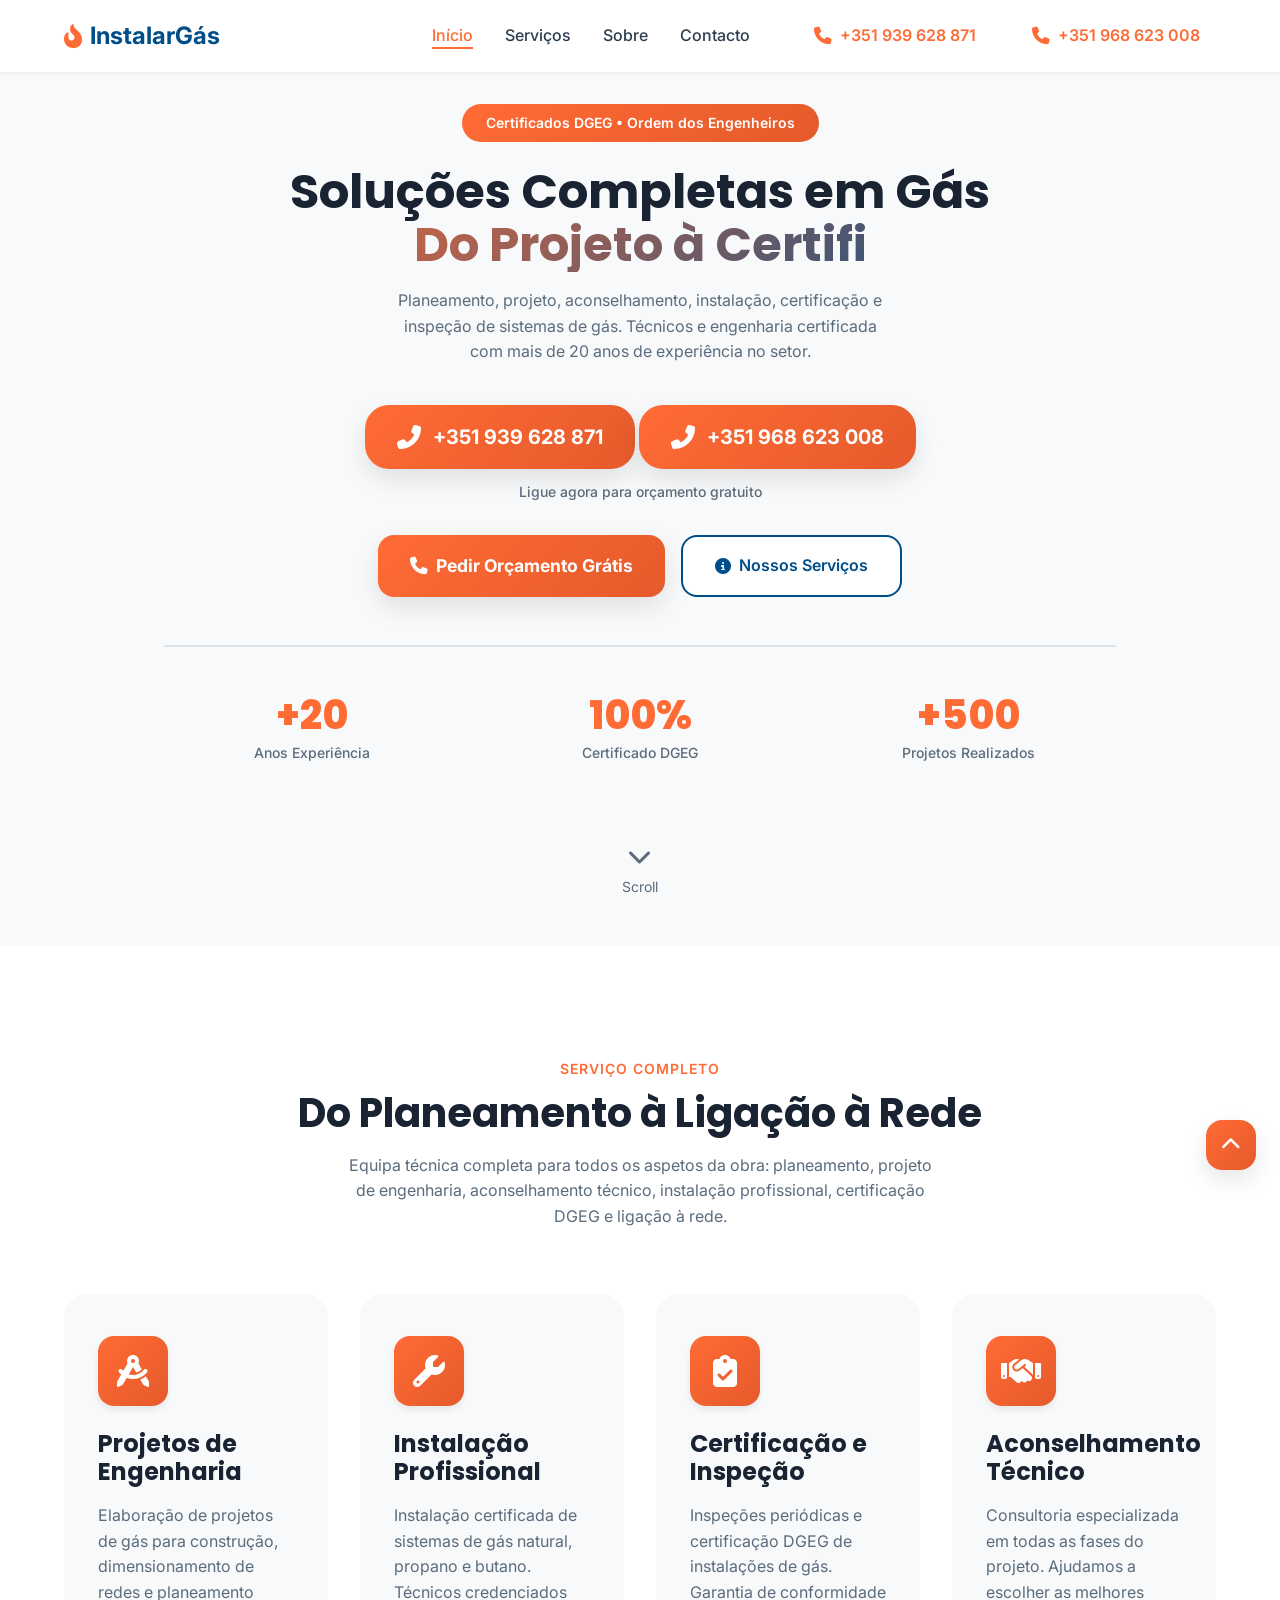
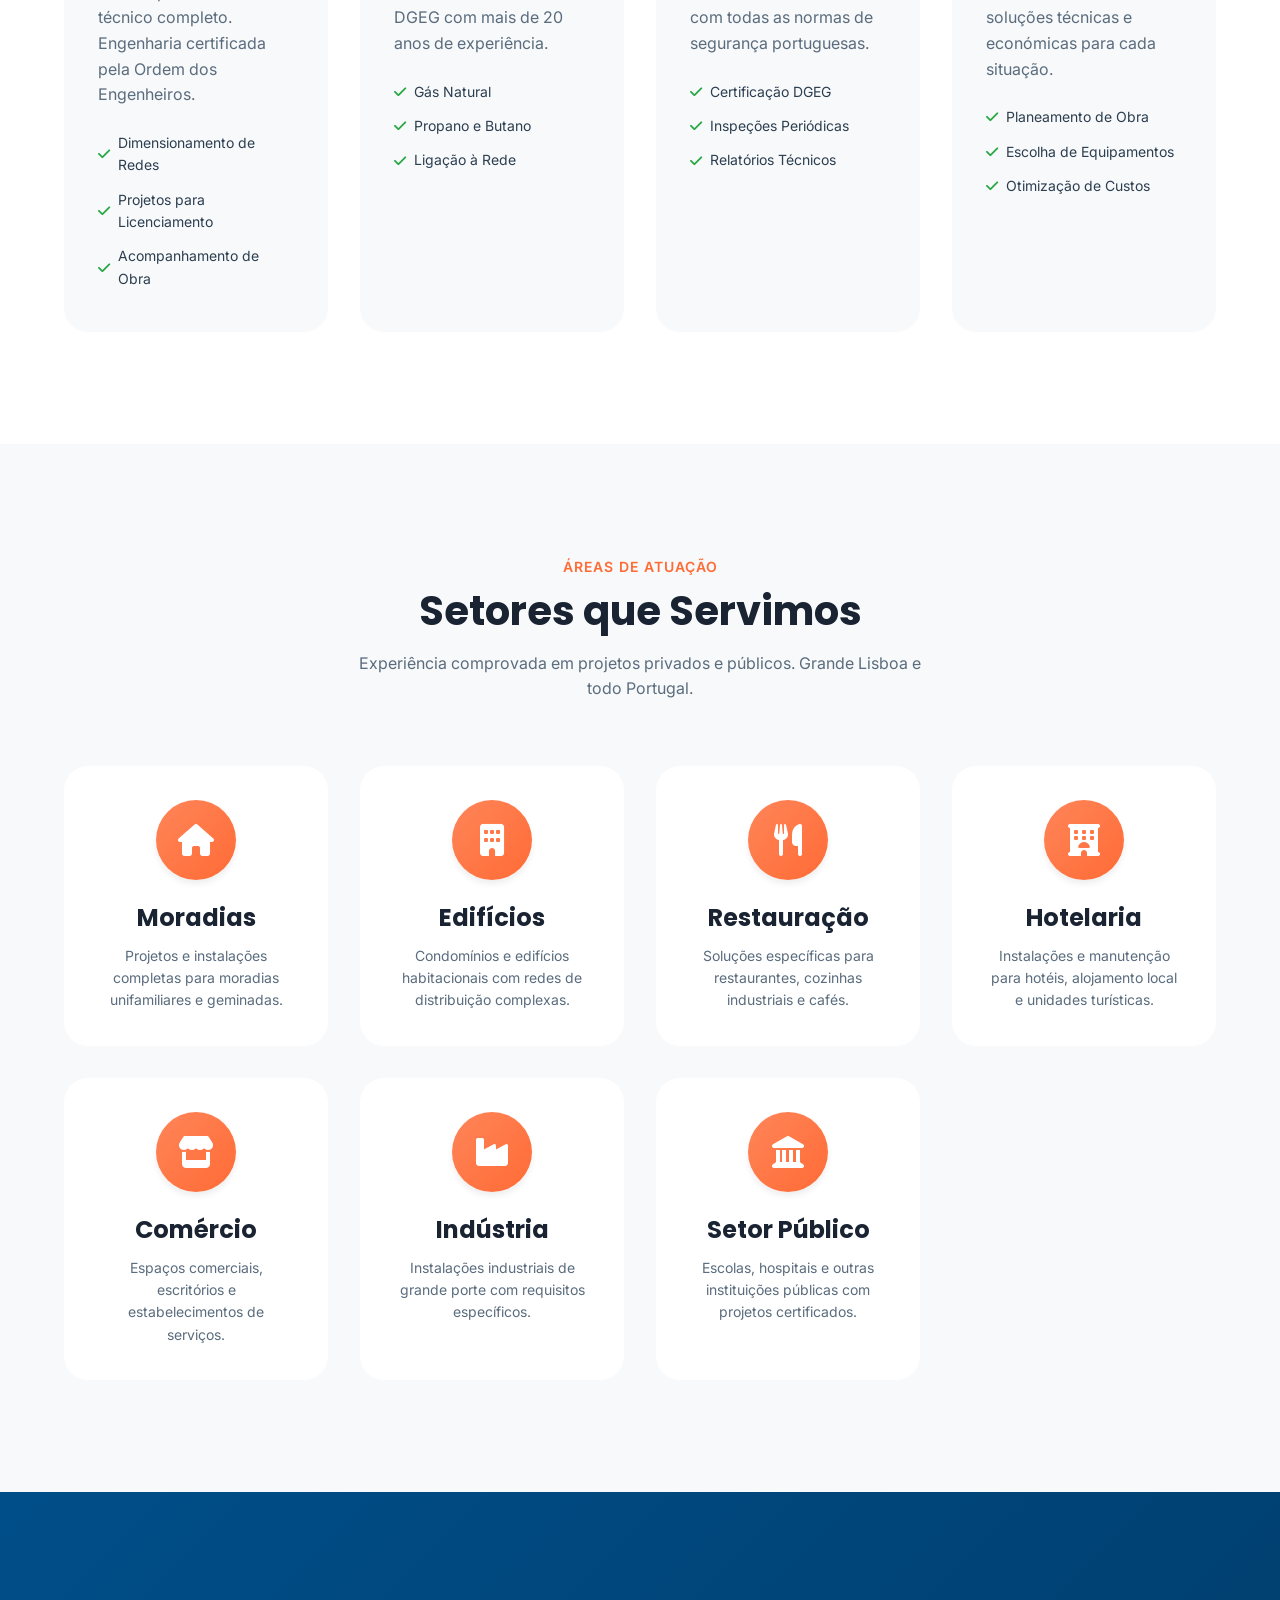
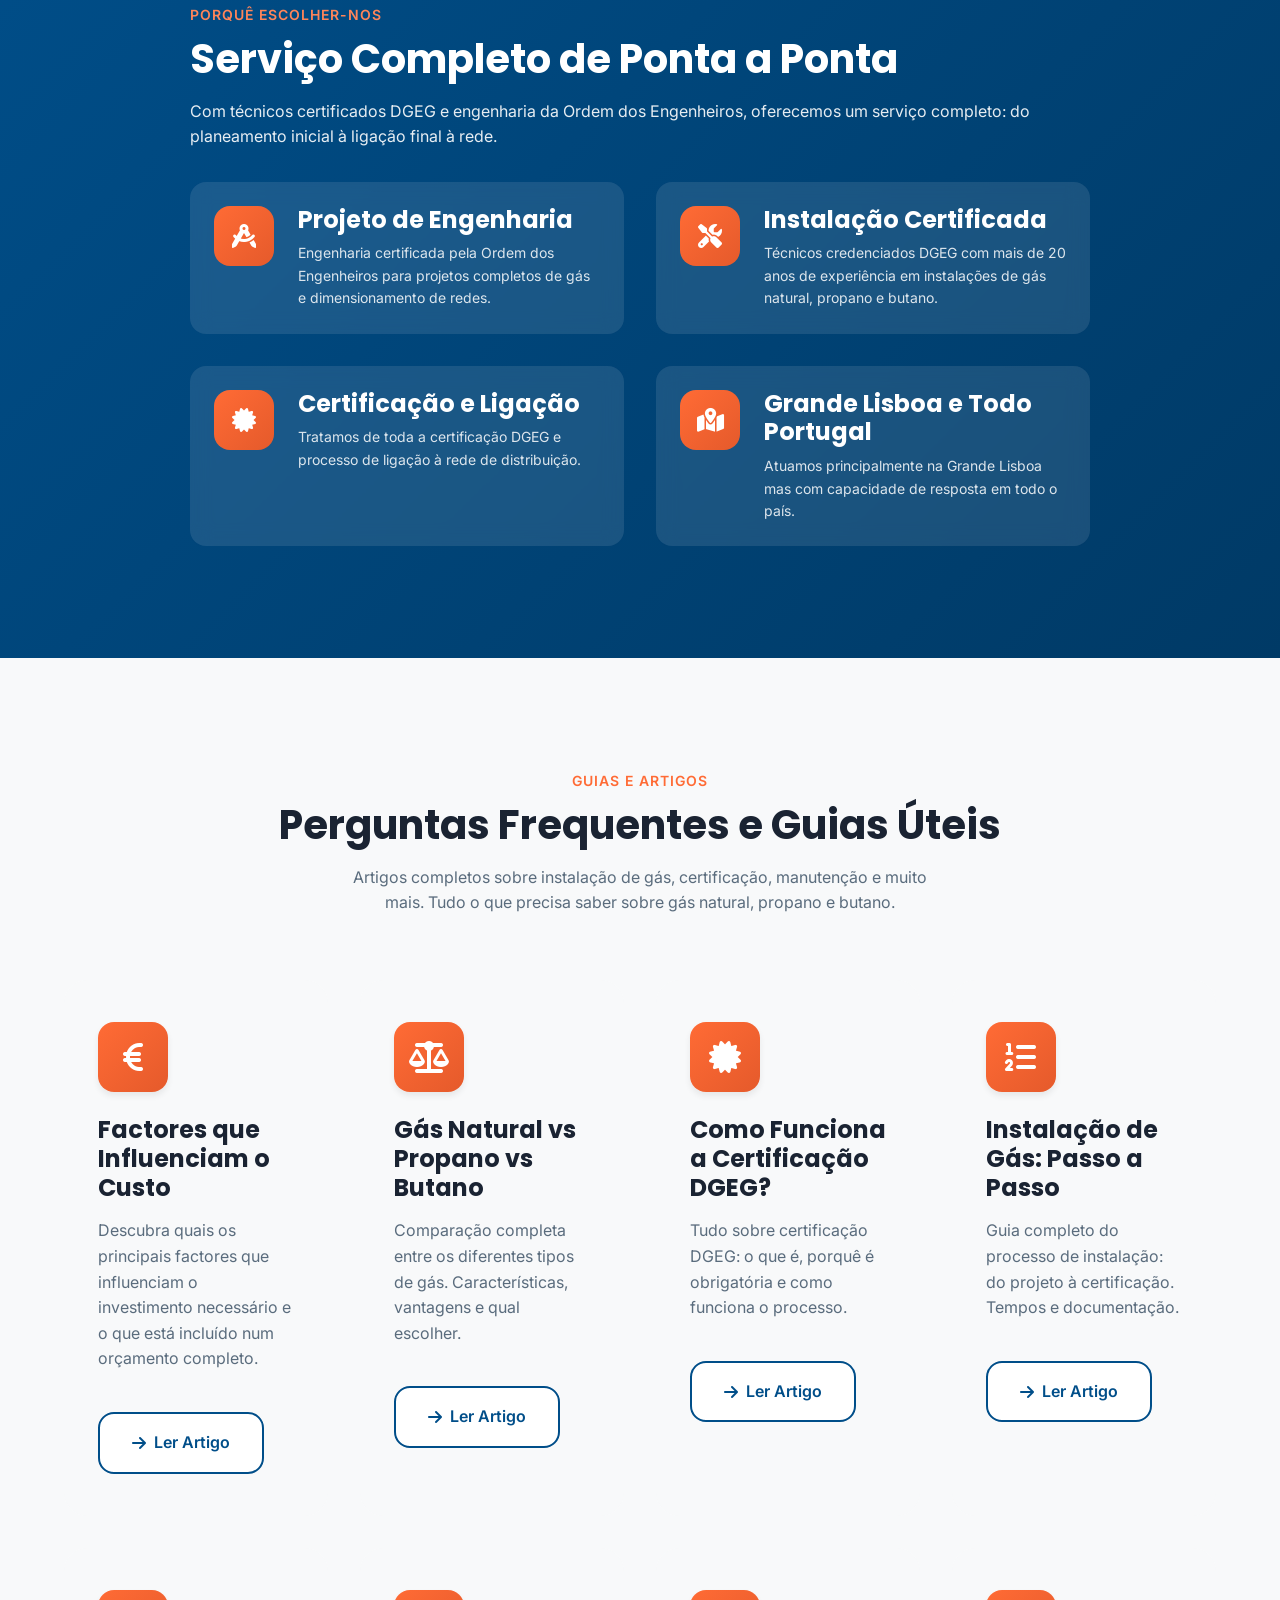
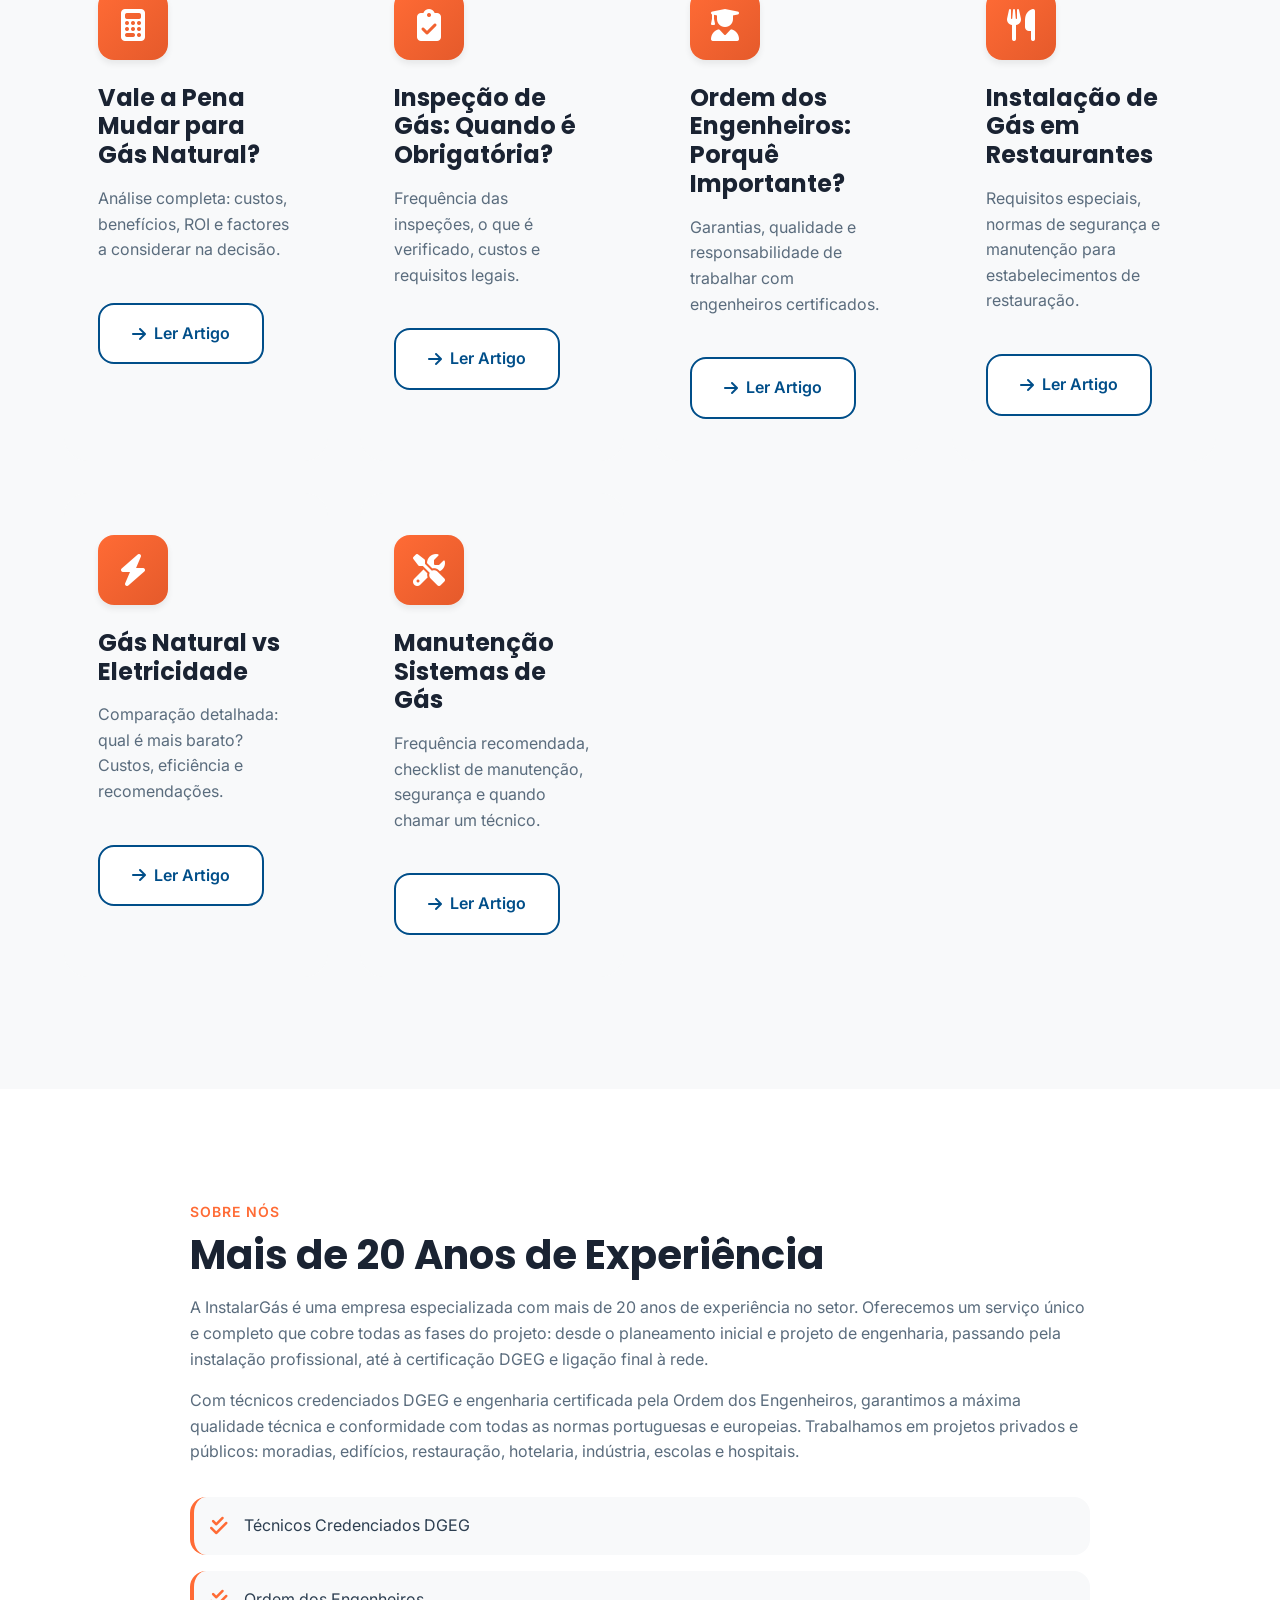
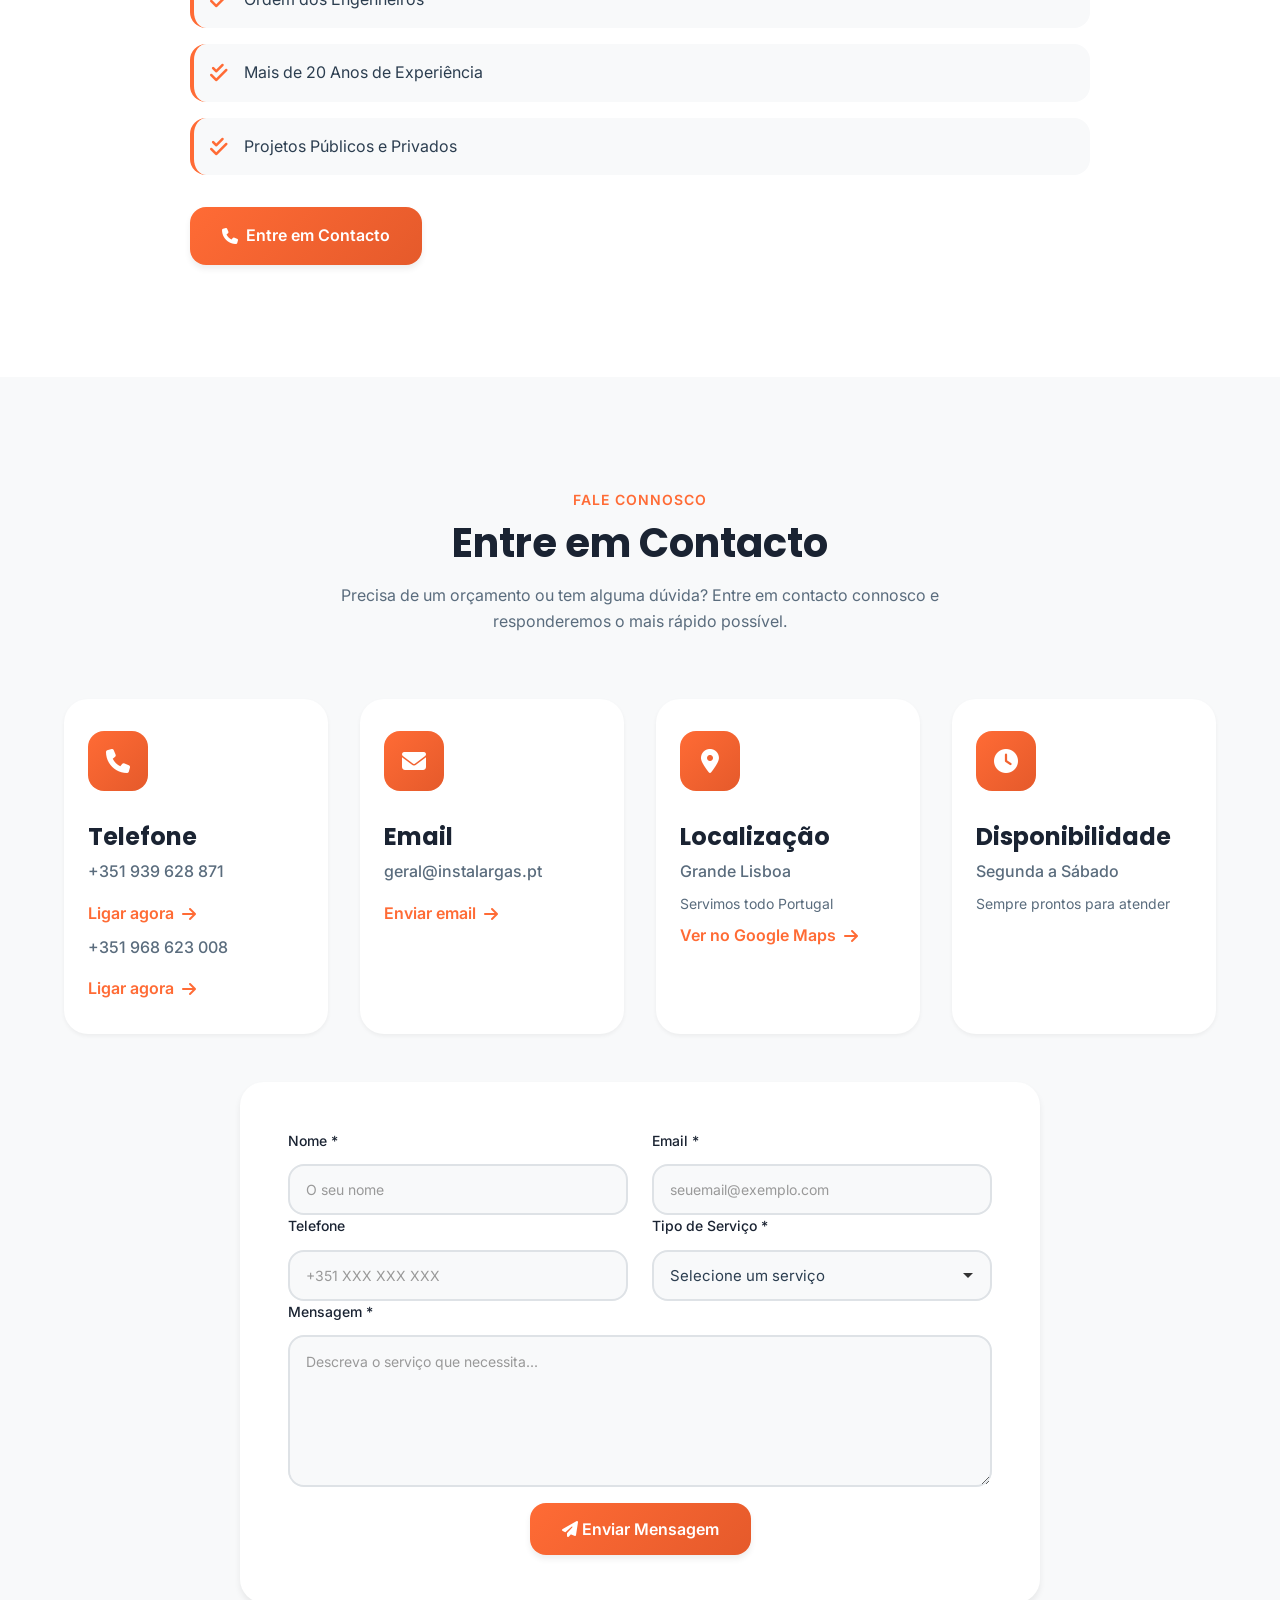
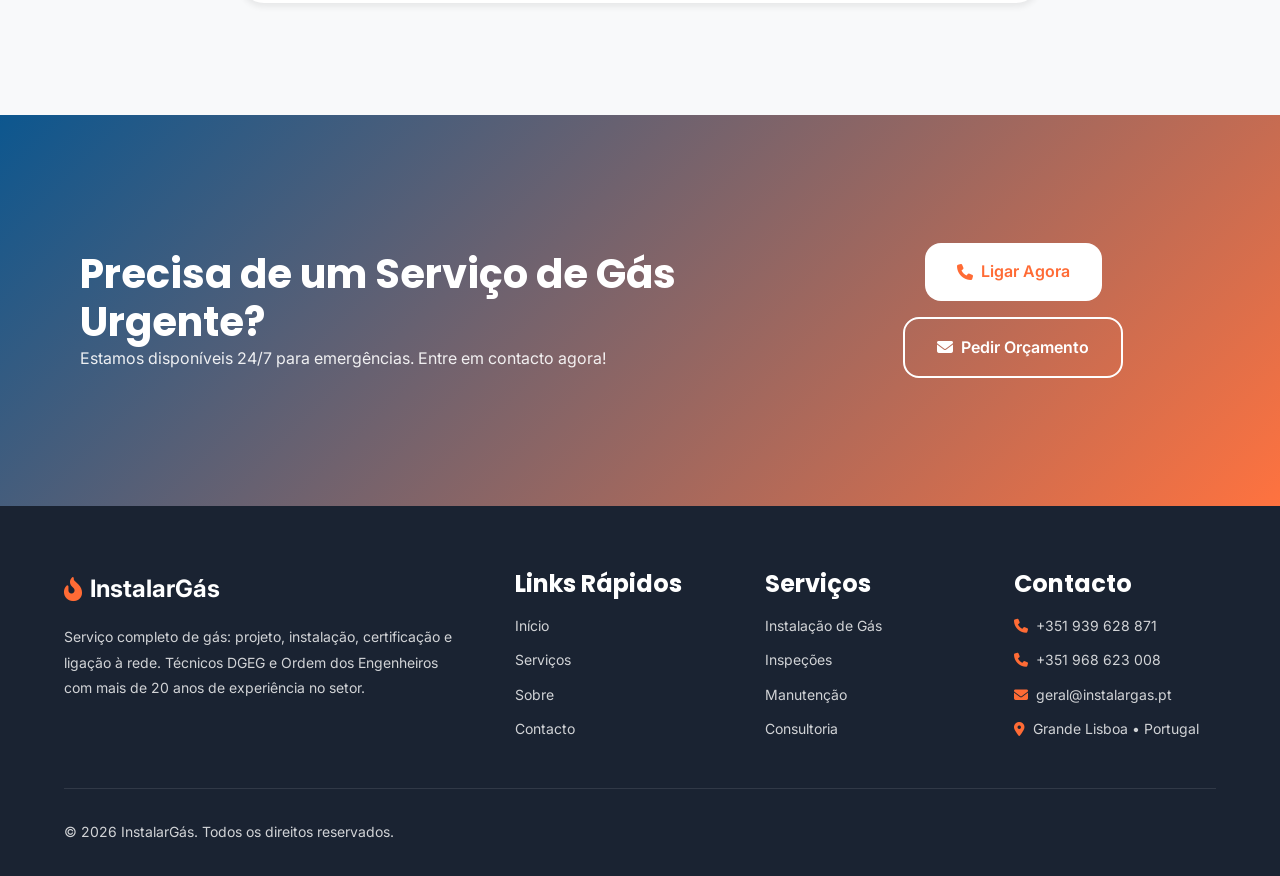
<file: index.html>
<!DOCTYPE html>
<html lang="pt-PT">
<head>
    <!-- Essential Meta Tags -->
    <meta charset="UTF-8">
    <meta name="viewport" content="width=device-width, initial-scale=1.0">
    <meta http-equiv="X-UA-Compatible" content="IE=edge">
    
    <!-- Google tag (gtag.js) -->
    <script async src="https://www.googletagmanager.com/gtag/js?id=G-53D8249487"></script>
    <script>
      window.dataLayer = window.dataLayer || [];
      function gtag(){dataLayer.push(arguments);}
      gtag('js', new Date());

      gtag('config', 'G-53D8249487');
    </script>
    
    <!-- Primary Meta Tags -->
    <title>InstalarGás - Instalação de Gás Natural, Propano e Butano | Certificado DGEG e Ordem Engenheiros</title>
    <meta name="title" content="InstalarGás - Instalação de Gás Natural, Propano e Butano | Certificado DGEG e Ordem Engenheiros">
    <meta name="description" content="Serviço completo de gás em Portugal: projeto, instalação, certificação e inspeção. Técnicos DGEG e engenharia Ordem dos Engenheiros. 20+ anos experiência. Grande Lisboa e Portugal.">
    <meta name="keywords" content="instalação gás natural, instalação propano, instalação butano, projeto gás, certificação DGEG, inspeção gás, técnico gás certificado, engenheiro gás, ordem engenheiros, instalação gás Lisboa, instalação gás moradias, instalação gás edifícios, instalação gás restaurantes, instalação gás hotéis, ligação rede gás">
    <meta name="author" content="InstalarGás">
    <meta name="robots" content="index, follow, max-snippet:-1, max-image-preview:large, max-video-preview:-1">
    
    <!-- Canonical URL -->
    <link rel="canonical" href="https://instalargas.pt/">
    
    <!-- Language Alternatives -->
    <link rel="alternate" hreflang="pt-PT" href="https://instalargas.pt/">
    <link rel="alternate" hreflang="pt" href="https://instalargas.pt/">
    
    <!-- Open Graph / Facebook Meta Tags -->
    <meta property="og:type" content="website">
    <meta property="og:url" content="https://instalargas.pt/">
    <meta property="og:site_name" content="InstalarGás">
    <meta property="og:title" content="InstalarGás - Instalação de Gás Natural, Propano e Butano">
    <meta property="og:description" content="Serviço completo de gás em Portugal: projeto, instalação, certificação e inspeção. Técnicos DGEG e engenharia Ordem dos Engenheiros. 20+ anos experiência.">
    <meta property="og:image" content="https://instalargas.pt/images/og-image.jpg">
    <meta property="og:image:width" content="1200">
    <meta property="og:image:height" content="630">
    <meta property="og:image:alt" content="InstalarGás - Profissionais em Instalação de Gás">
    <meta property="og:locale" content="pt_PT">
    
    <!-- Twitter Card Meta Tags -->
    <meta name="twitter:card" content="summary_large_image">
    <meta name="twitter:url" content="https://instalargas.pt/">
    <meta name="twitter:title" content="InstalarGás - Instalação de Gás Natural, Propano e Butano">
    <meta name="twitter:description" content="Serviço completo de gás em Portugal: projeto, instalação, certificação e inspeção. Técnicos DGEG e engenharia Ordem dos Engenheiros.">
    <meta name="twitter:image" content="https://instalargas.pt/images/og-image.jpg">
    
    <!-- Geo Tags -->
    <meta name="geo.region" content="PT">
    <meta name="geo.placename" content="Lisboa">
    <meta name="geo.position" content="38.7223;-9.1393">
    <meta name="ICBM" content="38.7223, -9.1393">
    
    <!-- Business Info -->
    <meta name="coverage" content="Portugal">
    <meta name="distribution" content="global">
    <meta name="rating" content="general">
    <meta name="revisit-after" content="7 days">
    
    <!-- Favicon -->
    <link rel="icon" type="image/svg+xml" href="data:image/svg+xml,<svg xmlns='http://www.w3.org/2000/svg' viewBox='0 0 100 100'><circle cx='50' cy='50' r='45' fill='%23FF6B35'/><path d='M50 20 L35 50 L50 45 L65 50 Z' fill='white'/><circle cx='50' cy='65' r='8' fill='white'/><circle cx='35' cy='60' r='5' fill='white'/><circle cx='65' cy='60' r='5' fill='white'/></svg>">
    <link rel="apple-touch-icon" href="data:image/svg+xml,<svg xmlns='http://www.w3.org/2000/svg' viewBox='0 0 100 100'><circle cx='50' cy='50' r='45' fill='%23FF6B35'/><path d='M50 20 L35 50 L50 45 L65 50 Z' fill='white'/><circle cx='50' cy='65' r='8' fill='white'/><circle cx='35' cy='60' r='5' fill='white'/><circle cx='65' cy='60' r='5' fill='white'/></svg>">
    
    <!-- Preconnect for Performance -->
    <link rel="preconnect" href="https://fonts.googleapis.com">
    <link rel="preconnect" href="https://fonts.gstatic.com" crossorigin>
    <link rel="dns-prefetch" href="https://cdnjs.cloudflare.com">
    
    <!-- CSS -->
    <link rel="stylesheet" href="css/styles.css">
    
    <!-- Font Awesome for Icons -->
    <link rel="stylesheet" href="https://cdnjs.cloudflare.com/ajax/libs/font-awesome/6.5.1/css/all.min.css" crossorigin="anonymous">
    
    <!-- Google Fonts -->
    <link href="https://fonts.googleapis.com/css2?family=Inter:wght@300;400;500;600;700;800&family=Poppins:wght@600;700;800&display=swap" rel="stylesheet">
    
    <!-- Schema.org Structured Data -->
    <script type="application/ld+json">
    {
      "@context": "https://schema.org",
      "@type": "LocalBusiness",
      "name": "InstalarGás",
      "image": "https://instalargas.pt/images/logo.jpg",
      "@id": "https://instalargas.pt",
      "url": "https://instalargas.pt",
      "telephone": "+351939628871",
      "email": "geral@instalargas.pt",
      "priceRange": "$$",
      "address": {
        "@type": "PostalAddress",
        "streetAddress": "Grande Lisboa",
        "addressLocality": "Lisboa",
        "addressRegion": "Lisboa",
        "addressCountry": "PT"
      },
      "geo": {
        "@type": "GeoCoordinates",
        "latitude": 38.7223,
        "longitude": -9.1393
      },
      "openingHoursSpecification": [
        {
          "@type": "OpeningHoursSpecification",
          "dayOfWeek": [
            "Monday",
            "Tuesday",
            "Wednesday",
            "Thursday",
            "Friday",
            "Saturday"
          ],
          "opens": "08:00",
          "closes": "20:00"
        }
      ],
      "sameAs": [
        "https://maps.app.goo.gl/vZx5zpbfsgtkqok78"
      ],
      "aggregateRating": {
        "@type": "AggregateRating",
        "ratingValue": "4.8",
        "reviewCount": "127"
      },
      "description": "Serviço completo de instalação de gás natural, propano e butano em Portugal. Projeto, instalação, certificação e inspeção. Técnicos credenciados DGEG e engenharia certificada pela Ordem dos Engenheiros com mais de 20 anos de experiência."
    }
    </script>
    
    <script type="application/ld+json">
    {
      "@context": "https://schema.org",
      "@type": "ProfessionalService",
      "name": "InstalarGás - Instalação e Manutenção de Gás",
      "description": "Empresa especializada em instalação, manutenção e certificação de sistemas de gás natural, propano e butano.",
      "url": "https://instalargas.pt",
      "telephone": "+351939628871",
      "email": "geral@instalargas.pt",
      "areaServed": {
        "@type": "Country",
        "name": "Portugal"
      },
      "serviceType": [
        "Instalação de Gás Natural",
        "Instalação de Propano",
        "Instalação de Butano",
        "Projetos de Gás",
        "Certificação DGEG",
        "Inspeção de Gás",
        "Ligação à Rede de Gás",
        "Manutenção de Sistemas de Gás"
      ],
      "hasOfferCatalog": {
        "@type": "OfferCatalog",
        "name": "Serviços de Gás",
        "itemListElement": [
          {
            "@type": "Offer",
            "itemOffered": {
              "@type": "Service",
              "name": "Projetos de Engenharia",
              "description": "Elaboração de projetos de gás para construção, dimensionamento de redes e planeamento técnico completo."
            }
          },
          {
            "@type": "Offer",
            "itemOffered": {
              "@type": "Service",
              "name": "Instalação Profissional",
              "description": "Instalação certificada de sistemas de gás natural, propano e butano."
            }
          },
          {
            "@type": "Offer",
            "itemOffered": {
              "@type": "Service",
              "name": "Certificação e Inspeção",
              "description": "Certificação DGEG e inspeções periódicas obrigatórias de sistemas de gás."
            }
          },
          {
            "@type": "Offer",
            "itemOffered": {
              "@type": "Service",
              "name": "Ligação à Rede",
              "description": "Processo completo de ligação à rede de distribuição de gás natural."
            }
          }
        ]
      }
    }
    </script>
    
    <script type="application/ld+json">
    {
      "@context": "https://schema.org",
      "@type": "BreadcrumbList",
      "itemListElement": [
        {
          "@type": "ListItem",
          "position": 1,
          "name": "Início",
          "item": "https://instalargas.pt/"
        },
        {
          "@type": "ListItem",
          "position": 2,
          "name": "Serviços",
          "item": "https://instalargas.pt/#services"
        },
        {
          "@type": "ListItem",
          "position": 3,
          "name": "Sobre",
          "item": "https://instalargas.pt/#about"
        },
        {
          "@type": "ListItem",
          "position": 4,
          "name": "Contacto",
          "item": "https://instalargas.pt/#contact"
        }
      ]
    }
    </script>
</head>
<body>
    <!-- Header/Navigation -->
    <header class="header" id="header">
        <nav class="nav container">
            <a href="#home" class="nav__logo">
                <i class="fas fa-fire-flame-curved"></i>
                <span>InstalarGás</span>
            </a>
            
            <div class="nav__menu" id="nav-menu">
                <ul class="nav__list">
                    <li class="nav__item">
                        <a href="#home" class="nav__link active-link">Início</a>
                    </li>
                    <li class="nav__item">
                        <a href="#services" class="nav__link">Serviços</a>
                    </li>
                    <li class="nav__item">
                        <a href="#about" class="nav__link">Sobre</a>
                    </li>
                    <li class="nav__item">
                        <a href="#contact" class="nav__link">Contacto</a>
                    </li>
                </ul>
                
                <!-- Phone in Mobile Menu -->
                <a href="tel:+351939628871" class="nav__phone nav__phone-mobile">
                    <i class="fas fa-phone"></i>
                    <span>+351 939 628 871</span>
                </a>
                <a href="tel:+351968623008" class="nav__phone nav__phone-mobile" style="margin-top: 0.5rem;">
                    <i class="fas fa-phone"></i>
                    <span>+351 968 623 008</span>
                </a>
                
                <div class="nav__close" id="nav-close">
                    <i class="fas fa-times"></i>
                </div>
            </div>
            
            <div class="nav__toggle" id="nav-toggle">
                <i class="fas fa-bars"></i>
            </div>
            
            <!-- Phone Number in Header -->
            <div class="nav__phone-container">
                <a href="tel:+351939628871" class="nav__phone">
                    <i class="fas fa-phone"></i>
                    <span class="nav__phone-text">+351 939 628 871</span>
                </a>
                <a href="tel:+351968623008" class="nav__phone" style="margin-left: 1rem;">
                    <i class="fas fa-phone"></i>
                    <span class="nav__phone-text">+351 968 623 008</span>
                </a>
            </div>
        </nav>
    </header>

    <!-- Main Content -->
    <main class="main">
        <!-- Hero Section -->
        <section class="home section" id="home">
            <div class="home__container container">
                <div class="home__data">
                    <span class="home__subtitle">Certificados DGEG • Ordem dos Engenheiros</span>
                    <h1 class="home__title">
                        Soluções Completas em Gás
                        <span class="home__title-highlight">Do Projeto à Certificação</span>
                    </h1>
                    <p class="home__description">
                        Planeamento, projeto, aconselhamento, instalação, certificação e inspeção de sistemas de gás. 
                        Técnicos e engenharia certificada com mais de 20 anos de experiência no setor.
                    </p>
                    
                    <!-- Phone Number Highlight -->
                    <div class="home__phone">
                        <a href="tel:+351939628871" class="home__phone-link">
                            <i class="fas fa-phone-alt"></i>
                            <span>+351 939 628 871</span>
                        </a>
                        <a href="tel:+351968623008" class="home__phone-link" style="margin-top: 0.5rem;">
                            <i class="fas fa-phone-alt"></i>
                            <span>+351 968 623 008</span>
                        </a>
                        <p class="home__phone-text">Ligue agora para orçamento gratuito</p>
                    </div>
                    
                    <div class="home__buttons">
                        <a href="#contact" class="button button__primary home__cta-primary">
                            <i class="fas fa-phone"></i>
                            Pedir Orçamento Grátis
                        </a>
                        <a href="#services" class="button button__secondary">
                            <i class="fas fa-info-circle"></i>
                            Nossos Serviços
                        </a>
                    </div>
                    
                    <div class="home__stats">
                        <div class="home__stat">
                            <h3 class="home__stat-number">+20</h3>
                            <p class="home__stat-text">Anos Experiência</p>
                        </div>
                        <div class="home__stat">
                            <h3 class="home__stat-number">100%</h3>
                            <p class="home__stat-text">Certificado DGEG</p>
                        </div>
                        <div class="home__stat">
                            <h3 class="home__stat-number">500+</h3>
                            <p class="home__stat-text">Projetos Realizados</p>
                        </div>
                    </div>
                </div>
                
                <div class="home__image">
                    <div class="home__image-overlay">
                        <i class="fas fa-fire-burner"></i>
                    </div>
                </div>
            </div>
            
            <!-- Scroll Down -->
            <a href="#services" class="home__scroll">
                <i class="fas fa-chevron-down"></i>
                <span>Scroll</span>
            </a>
        </section>

        <!-- Services Section -->
        <section class="services section" id="services">
            <div class="container">
                <div class="section__header">
                    <span class="section__subtitle">Serviço Completo</span>
                    <h2 class="section__title">Do Planeamento à Ligação à Rede</h2>
                    <p class="section__description">
                        Equipa técnica completa para todos os aspetos da obra: planeamento, projeto de engenharia, 
                        aconselhamento técnico, instalação profissional, certificação DGEG e ligação à rede.
                    </p>
                </div>
                
                <div class="services__container">
                    <div class="service__card" data-aos="fade-up" data-aos-delay="100">
                        <div class="service__icon">
                            <i class="fas fa-drafting-compass"></i>
                        </div>
                        <h3 class="service__title">Projetos de Engenharia</h3>
                        <p class="service__description">
                            Elaboração de projetos de gás para construção, dimensionamento de redes e 
                            planeamento técnico completo. Engenharia certificada pela Ordem dos Engenheiros.
                        </p>
                        <ul class="service__features">
                            <li><i class="fas fa-check"></i> Dimensionamento de Redes</li>
                            <li><i class="fas fa-check"></i> Projetos para Licenciamento</li>
                            <li><i class="fas fa-check"></i> Acompanhamento de Obra</li>
                        </ul>
                    </div>
                    
                    <div class="service__card" data-aos="fade-up" data-aos-delay="200">
                        <div class="service__icon">
                            <i class="fas fa-wrench"></i>
                        </div>
                        <h3 class="service__title">Instalação Profissional</h3>
                        <p class="service__description">
                            Instalação certificada de sistemas de gás natural, propano e butano. 
                            Técnicos credenciados DGEG com mais de 20 anos de experiência.
                        </p>
                        <ul class="service__features">
                            <li><i class="fas fa-check"></i> Gás Natural</li>
                            <li><i class="fas fa-check"></i> Propano e Butano</li>
                            <li><i class="fas fa-check"></i> Ligação à Rede</li>
                        </ul>
                    </div>
                    
                    <div class="service__card" data-aos="fade-up" data-aos-delay="300">
                        <div class="service__icon">
                            <i class="fas fa-clipboard-check"></i>
                        </div>
                        <h3 class="service__title">Certificação e Inspeção</h3>
                        <p class="service__description">
                            Inspeções periódicas e certificação DGEG de instalações de gás. 
                            Garantia de conformidade com todas as normas de segurança portuguesas.
                        </p>
                        <ul class="service__features">
                            <li><i class="fas fa-check"></i> Certificação DGEG</li>
                            <li><i class="fas fa-check"></i> Inspeções Periódicas</li>
                            <li><i class="fas fa-check"></i> Relatórios Técnicos</li>
                        </ul>
                    </div>
                    
                    <div class="service__card" data-aos="fade-up" data-aos-delay="400">
                        <div class="service__icon">
                            <i class="fas fa-handshake"></i>
                        </div>
                        <h3 class="service__title">Aconselhamento Técnico</h3>
                        <p class="service__description">
                            Consultoria especializada em todas as fases do projeto. 
                            Ajudamos a escolher as melhores soluções técnicas e económicas para cada situação.
                        </p>
                        <ul class="service__features">
                            <li><i class="fas fa-check"></i> Planeamento de Obra</li>
                            <li><i class="fas fa-check"></i> Escolha de Equipamentos</li>
                            <li><i class="fas fa-check"></i> Otimização de Custos</li>
                        </ul>
                    </div>
                </div>
            </div>
        </section>

        <!-- Sectors Section -->
        <section class="sectors section">
            <div class="container">
                <div class="section__header">
                    <span class="section__subtitle">Áreas de Atuação</span>
                    <h2 class="section__title">Setores que Servimos</h2>
                    <p class="section__description">
                        Experiência comprovada em projetos privados e públicos. Grande Lisboa e todo Portugal.
                    </p>
                </div>
                
                <div class="sectors__container">
                    <div class="sector__card">
                        <div class="sector__icon">
                            <i class="fas fa-home"></i>
                        </div>
                        <h3 class="sector__title">Moradias</h3>
                        <p class="sector__description">
                            Projetos e instalações completas para moradias unifamiliares e geminadas.
                        </p>
                    </div>
                    
                    <div class="sector__card">
                        <div class="sector__icon">
                            <i class="fas fa-building"></i>
                        </div>
                        <h3 class="sector__title">Edifícios</h3>
                        <p class="sector__description">
                            Condomínios e edifícios habitacionais com redes de distribuição complexas.
                        </p>
                    </div>
                    
                    <div class="sector__card">
                        <div class="sector__icon">
                            <i class="fas fa-utensils"></i>
                        </div>
                        <h3 class="sector__title">Restauração</h3>
                        <p class="sector__description">
                            Soluções específicas para restaurantes, cozinhas industriais e cafés.
                        </p>
                    </div>
                    
                    <div class="sector__card">
                        <div class="sector__icon">
                            <i class="fas fa-hotel"></i>
                        </div>
                        <h3 class="sector__title">Hotelaria</h3>
                        <p class="sector__description">
                            Instalações e manutenção para hotéis, alojamento local e unidades turísticas.
                        </p>
                    </div>
                    
                    <div class="sector__card">
                        <div class="sector__icon">
                            <i class="fas fa-store"></i>
                        </div>
                        <h3 class="sector__title">Comércio</h3>
                        <p class="sector__description">
                            Espaços comerciais, escritórios e estabelecimentos de serviços.
                        </p>
                    </div>
                    
                    <div class="sector__card">
                        <div class="sector__icon">
                            <i class="fas fa-industry"></i>
                        </div>
                        <h3 class="sector__title">Indústria</h3>
                        <p class="sector__description">
                            Instalações industriais de grande porte com requisitos específicos.
                        </p>
                    </div>
                    
                    <div class="sector__card">
                        <div class="sector__icon">
                            <i class="fas fa-landmark"></i>
                        </div>
                        <h3 class="sector__title">Setor Público</h3>
                        <p class="sector__description">
                            Escolas, hospitais e outras instituições públicas com projetos certificados.
                        </p>
                    </div>
                </div>
            </div>
        </section>

        <!-- Why Choose Us Section -->
        <section class="why-choose section">
            <div class="container">
                <div class="why-choose__container">
                    <div class="why-choose__content">
                        <span class="section__subtitle">Porquê escolher-nos</span>
                        <h2 class="section__title">Serviço Completo de Ponta a Ponta</h2>
                        <p class="why-choose__text">
                            Com técnicos certificados DGEG e engenharia da Ordem dos Engenheiros, 
                            oferecemos um serviço completo: do planeamento inicial à ligação final à rede.
                        </p>
                        
                        <div class="why-choose__features">
                            <div class="feature">
                                <div class="feature__icon">
                                    <i class="fas fa-drafting-compass"></i>
                                </div>
                                <div class="feature__content">
                                    <h3 class="feature__title">Projeto de Engenharia</h3>
                                    <p class="feature__description">
                                        Engenharia certificada pela Ordem dos Engenheiros para 
                                        projetos completos de gás e dimensionamento de redes.
                                    </p>
                                </div>
                            </div>
                            
                            <div class="feature">
                                <div class="feature__icon">
                                    <i class="fas fa-tools"></i>
                                </div>
                                <div class="feature__content">
                                    <h3 class="feature__title">Instalação Certificada</h3>
                                    <p class="feature__description">
                                        Técnicos credenciados DGEG com mais de 20 anos de experiência em 
                                        instalações de gás natural, propano e butano.
                                    </p>
                                </div>
                            </div>
                            
                            <div class="feature">
                                <div class="feature__icon">
                                    <i class="fas fa-certificate"></i>
                                </div>
                                <div class="feature__content">
                                    <h3 class="feature__title">Certificação e Ligação</h3>
                                    <p class="feature__description">
                                        Tratamos de toda a certificação DGEG e processo de 
                                        ligação à rede de distribuição.
                                    </p>
                                </div>
                            </div>
                            
                            <div class="feature">
                                <div class="feature__icon">
                                    <i class="fas fa-map-marked-alt"></i>
                                </div>
                                <div class="feature__content">
                                    <h3 class="feature__title">Grande Lisboa e Todo Portugal</h3>
                                    <p class="feature__description">
                                        Atuamos principalmente na Grande Lisboa mas com 
                                        capacidade de resposta em todo o país.
                                    </p>
                                </div>
                            </div>
                        </div>
                    </div>
                </div>
            </div>
        </section>

        <!-- Portfolio/Gallery Section - COMENTADO até ter fotos reais -->
        <!-- 
        <section class="portfolio section" id="portfolio">
            <div class="container">
                <div class="section__header">
                    <span class="section__subtitle">Portfólio</span>
                    <h2 class="section__title">Trabalhos Realizados</h2>
                    <p class="section__description">
                        Alguns exemplos dos nossos projetos e instalações em moradias, edifícios, 
                        restaurantes, hotéis e instituições públicas.
                    </p>
                </div>
                
                <div class="portfolio__container">
                    Adicionar fotos aqui quando disponíveis
                </div>
            </div>
        </section>
        -->

        <!-- Articles/FAQ Section -->
        <section class="articles section" id="articles">
            <div class="container">
                <div class="section__header">
                    <span class="section__subtitle">Guias e Artigos</span>
                    <h2 class="section__title">Perguntas Frequentes e Guias Úteis</h2>
                    <p class="section__description">
                        Artigos completos sobre instalação de gás, certificação, manutenção e muito mais. 
                        Tudo o que precisa saber sobre gás natural, propano e butano.
                    </p>
                </div>
                
                <div class="services__container">
                    <div class="service__card">
                        <div class="service__icon">
                            <i class="fas fa-euro-sign"></i>
                        </div>
                        <h3 class="service__title">Factores que Influenciam o Custo</h3>
                        <p class="service__description">
                            Descubra quais os principais factores que influenciam o investimento necessário e o que está incluído num orçamento completo.
                        </p>
                        <a href="artigos/quanto-custa-instalar-gas-natural.html" class="button button__secondary" style="margin-top: 1rem;">
                            <i class="fas fa-arrow-right"></i> Ler Artigo
                        </a>
                    </div>
                    
                    <div class="service__card">
                        <div class="service__icon">
                            <i class="fas fa-balance-scale"></i>
                        </div>
                        <h3 class="service__title">Gás Natural vs Propano vs Butano</h3>
                        <p class="service__description">
                            Comparação completa entre os diferentes tipos de gás. Características, vantagens e qual escolher.
                        </p>
                        <a href="artigos/diferenca-gas-natural-propano-butano.html" class="button button__secondary" style="margin-top: 1rem;">
                            <i class="fas fa-arrow-right"></i> Ler Artigo
                        </a>
                    </div>
                    
                    <div class="service__card">
                        <div class="service__icon">
                            <i class="fas fa-certificate"></i>
                        </div>
                        <h3 class="service__title">Como Funciona a Certificação DGEG?</h3>
                        <p class="service__description">
                            Tudo sobre certificação DGEG: o que é, porquê é obrigatória e como funciona o processo.
                        </p>
                        <a href="artigos/como-funciona-certificacao-dgeg.html" class="button button__secondary" style="margin-top: 1rem;">
                            <i class="fas fa-arrow-right"></i> Ler Artigo
                        </a>
                    </div>
                    
                    <div class="service__card">
                        <div class="service__icon">
                            <i class="fas fa-list-ol"></i>
                        </div>
                        <h3 class="service__title">Instalação de Gás: Passo a Passo</h3>
                        <p class="service__description">
                            Guia completo do processo de instalação: do projeto à certificação. Tempos e documentação.
                        </p>
                        <a href="artigos/instalacao-gas-passo-a-passo.html" class="button button__secondary" style="margin-top: 1rem;">
                            <i class="fas fa-arrow-right"></i> Ler Artigo
                        </a>
                    </div>
                    
                    <div class="service__card">
                        <div class="service__icon">
                            <i class="fas fa-calculator"></i>
                        </div>
                        <h3 class="service__title">Vale a Pena Mudar para Gás Natural?</h3>
                        <p class="service__description">
                            Análise completa: custos, benefícios, ROI e factores a considerar na decisão.
                        </p>
                        <a href="artigos/vale-pena-mudar-gas-natural.html" class="button button__secondary" style="margin-top: 1rem;">
                            <i class="fas fa-arrow-right"></i> Ler Artigo
                        </a>
                    </div>
                    
                    <div class="service__card">
                        <div class="service__icon">
                            <i class="fas fa-clipboard-check"></i>
                        </div>
                        <h3 class="service__title">Inspeção de Gás: Quando é Obrigatória?</h3>
                        <p class="service__description">
                            Frequência das inspeções, o que é verificado, custos e requisitos legais.
                        </p>
                        <a href="artigos/inspecao-gas-quando-obrigatoria.html" class="button button__secondary" style="margin-top: 1rem;">
                            <i class="fas fa-arrow-right"></i> Ler Artigo
                        </a>
                    </div>
                    
                    <div class="service__card">
                        <div class="service__icon">
                            <i class="fas fa-user-graduate"></i>
                        </div>
                        <h3 class="service__title">Ordem dos Engenheiros: Porquê Importante?</h3>
                        <p class="service__description">
                            Garantias, qualidade e responsabilidade de trabalhar com engenheiros certificados.
                        </p>
                        <a href="artigos/ordem-engenheiros-porque-importante.html" class="button button__secondary" style="margin-top: 1rem;">
                            <i class="fas fa-arrow-right"></i> Ler Artigo
                        </a>
                    </div>
                    
                    <div class="service__card">
                        <div class="service__icon">
                            <i class="fas fa-utensils"></i>
                        </div>
                        <h3 class="service__title">Instalação de Gás em Restaurantes</h3>
                        <p class="service__description">
                            Requisitos especiais, normas de segurança e manutenção para estabelecimentos de restauração.
                        </p>
                        <a href="artigos/instalacao-gas-restaurantes.html" class="button button__secondary" style="margin-top: 1rem;">
                            <i class="fas fa-arrow-right"></i> Ler Artigo
                        </a>
                    </div>
                    
                    <div class="service__card">
                        <div class="service__icon">
                            <i class="fas fa-bolt"></i>
                        </div>
                        <h3 class="service__title">Gás Natural vs Eletricidade</h3>
                        <p class="service__description">
                            Comparação detalhada: qual é mais barato? Custos, eficiência e recomendações.
                        </p>
                        <a href="artigos/gas-natural-vs-eletricidade.html" class="button button__secondary" style="margin-top: 1rem;">
                            <i class="fas fa-arrow-right"></i> Ler Artigo
                        </a>
                    </div>
                    
                    <div class="service__card">
                        <div class="service__icon">
                            <i class="fas fa-tools"></i>
                        </div>
                        <h3 class="service__title">Manutenção Sistemas de Gás</h3>
                        <p class="service__description">
                            Frequência recomendada, checklist de manutenção, segurança e quando chamar um técnico.
                        </p>
                        <a href="artigos/manutencao-sistemas-gas.html" class="button button__secondary" style="margin-top: 1rem;">
                            <i class="fas fa-arrow-right"></i> Ler Artigo
                        </a>
                    </div>
                </div>
            </div>
        </section>

        <!-- About Section -->
        <section class="about section" id="about">
            <div class="container">
                <div class="about__container">
                    <div class="about__content">
                        <span class="section__subtitle">Sobre nós</span>
                        <h2 class="section__title">Mais de 20 Anos de Experiência</h2>
                        <p class="about__text">
                            A InstalarGás é uma empresa especializada com mais de 20 anos de experiência no setor. 
                            Oferecemos um serviço único e completo que cobre todas as fases do projeto: 
                            desde o planeamento inicial e projeto de engenharia, passando pela instalação 
                            profissional, até à certificação DGEG e ligação final à rede.
                        </p>
                        <p class="about__text">
                            Com técnicos credenciados DGEG e engenharia certificada pela Ordem dos Engenheiros, 
                            garantimos a máxima qualidade técnica e conformidade com todas as normas portuguesas 
                            e europeias. Trabalhamos em projetos privados e públicos: moradias, edifícios, restauração, 
                            hotelaria, indústria, escolas e hospitais.
                        </p>
                        
                        <div class="about__credentials">
                            <div class="credential">
                                <i class="fas fa-check-double"></i>
                                <span>Técnicos Credenciados DGEG</span>
                            </div>
                            <div class="credential">
                                <i class="fas fa-check-double"></i>
                                <span>Ordem dos Engenheiros</span>
                            </div>
                            <div class="credential">
                                <i class="fas fa-check-double"></i>
                                <span>Mais de 20 Anos de Experiência</span>
                            </div>
                            <div class="credential">
                                <i class="fas fa-check-double"></i>
                                <span>Projetos Públicos e Privados</span>
                            </div>
                        </div>
                        
                        <a href="#contact" class="button button__primary">
                            <i class="fas fa-phone"></i>
                            Entre em Contacto
                        </a>
                    </div>
                </div>
            </div>
        </section>

        <!-- Contact Section -->
        <section class="contact section" id="contact">
            <div class="container">
                <div class="section__header">
                    <span class="section__subtitle">Fale connosco</span>
                    <h2 class="section__title">Entre em Contacto</h2>
                    <p class="section__description">
                        Precisa de um orçamento ou tem alguma dúvida? 
                        Entre em contacto connosco e responderemos o mais rápido possível.
                    </p>
                </div>
                
                <div class="contact__container">
                    <div class="contact__info">
                        <div class="contact__card">
                            <div class="contact__card-icon">
                                <i class="fas fa-phone"></i>
                            </div>
                            <div class="contact__card-content">
                                <h3 class="contact__card-title">Telefone</h3>
                                <p class="contact__card-data">+351 939 628 871</p>
                                <a href="tel:+351939628871" class="contact__card-link">
                                    Ligar agora <i class="fas fa-arrow-right"></i>
                                </a>
                                <p class="contact__card-data" style="margin-top: 0.5rem;">+351 968 623 008</p>
                                <a href="tel:+351968623008" class="contact__card-link">
                                    Ligar agora <i class="fas fa-arrow-right"></i>
                                </a>
                            </div>
                        </div>
                        
                        <div class="contact__card">
                            <div class="contact__card-icon">
                                <i class="fas fa-envelope"></i>
                            </div>
                            <div class="contact__card-content">
                                <h3 class="contact__card-title">Email</h3>
                                <p class="contact__card-data">geral@instalargas.pt</p>
                                <a href="mailto:geral@instalargas.pt" class="contact__card-link">
                                    Enviar email <i class="fas fa-arrow-right"></i>
                                </a>
                            </div>
                        </div>
                        
                        <div class="contact__card">
                            <div class="contact__card-icon">
                                <i class="fas fa-map-marker-alt"></i>
                            </div>
                            <div class="contact__card-content">
                                <h3 class="contact__card-title">Localização</h3>
                                <p class="contact__card-data">Grande Lisboa</p>
                                <p class="contact__card-description">Servimos todo Portugal</p>
                                <a href="https://maps.app.goo.gl/vZx5zpbfsgtkqok78" target="_blank" class="contact__card-link">
                                    Ver no Google Maps <i class="fas fa-arrow-right"></i>
                                </a>
                            </div>
                        </div>
                        
                        <div class="contact__card">
                            <div class="contact__card-icon">
                                <i class="fas fa-clock"></i>
                            </div>
                            <div class="contact__card-content">
                                <h3 class="contact__card-title">Disponibilidade</h3>
                                <p class="contact__card-data">Segunda a Sábado</p>
                                <p class="contact__card-description">Sempre prontos para atender</p>
                            </div>
                        </div>
                    </div>
                    
                    <form class="contact__form" id="contact-form" action="https://api.web3forms.com/submit" method="POST">
                        
                        <!-- Web3Forms Configuration -->
                        <input type="hidden" name="access_key" value="baeb1763-b567-4e36-a22e-5a84954db58c">
                        <input type="hidden" name="subject" value="Novo Contacto - InstalarGás.pt">
                        <input type="hidden" name="from_name" value="InstalarGás Website">
                        <input type="hidden" name="redirect" value="https://instalargas.pt/#contact">
                        
                        <!-- Recipients - Both emails will receive -->
                        <input type="hidden" name="email" value="araujogas@hotmail.com,fabioaraujoorg@gmail.pt">
                        
                        <!-- Honeypot for spam protection -->
                        <input type="checkbox" name="botcheck" class="hidden" style="display: none;">
                        
                        <div class="form__row">
                            <div class="form__group">
                                <label for="name" class="form__label">Nome *</label>
                                <input 
                                    type="text" 
                                    id="name" 
                                    name="name" 
                                    class="form__input" 
                                    placeholder="O seu nome"
                                    required
                                >
                            </div>
                            
                            <div class="form__group">
                                <label for="email" class="form__label">Email *</label>
                                <input 
                                    type="email" 
                                    id="email_from" 
                                    name="email_from" 
                                    class="form__input" 
                                    placeholder="seuemail@exemplo.com"
                                    required
                                >
                            </div>
                        </div>
                        
                        <div class="form__row">
                            <div class="form__group">
                                <label for="phone" class="form__label">Telefone</label>
                                <input 
                                    type="tel" 
                                    id="phone" 
                                    name="phone" 
                                    class="form__input" 
                                    placeholder="+351 XXX XXX XXX"
                                >
                            </div>
                            
                            <div class="form__group">
                                <label for="service" class="form__label">Tipo de Serviço *</label>
                                <select id="service" name="service" class="form__input" required>
                                    <option value="">Selecione um serviço</option>
                                    <option value="Projeto de Engenharia">Projeto de Engenharia</option>
                                    <option value="Instalação de Gás Natural">Instalação de Gás Natural</option>
                                    <option value="Instalação Propano/Butano">Instalação Propano/Butano</option>
                                    <option value="Certificação DGEG">Certificação DGEG</option>
                                    <option value="Inspeção de Gás">Inspeção de Gás</option>
                                    <option value="Ligação à Rede">Ligação à Rede</option>
                                    <option value="Consultoria Técnica">Consultoria Técnica</option>
                                    <option value="Projeto Público (Escola/Hospital)">Projeto Público (Escola/Hospital)</option>
                                    <option value="Outro">Outro</option>
                                </select>
                            </div>
                        </div>
                        
                        <div class="form__group">
                            <label for="message" class="form__label">Mensagem *</label>
                            <textarea 
                                id="message" 
                                name="message" 
                                class="form__input form__textarea" 
                                placeholder="Descreva o serviço que necessita..."
                                rows="5"
                                required
                            ></textarea>
                        </div>
                        
                        <button type="submit" class="button button__primary button__submit">
                            <i class="fas fa-paper-plane"></i>
                            Enviar Mensagem
                        </button>
                        
                        <div class="form__message" id="form-message"></div>
                    </form>
                </div>
            </div>
        </section>

        <!-- CTA Section -->
        <section class="cta section">
            <div class="container">
                <div class="cta__container">
                    <div class="cta__content">
                        <h2 class="cta__title">Precisa de um Serviço de Gás Urgente?</h2>
                        <p class="cta__description">
                            Estamos disponíveis 24/7 para emergências. Entre em contacto agora!
                        </p>
                    </div>
                    <div class="cta__buttons">
                        <a href="tel:+351939628871" class="button button__light">
                            <i class="fas fa-phone"></i>
                            Ligar Agora
                        </a>
                        <a href="#contact" class="button button__light-outline">
                            <i class="fas fa-envelope"></i>
                            Pedir Orçamento
                        </a>
                    </div>
                </div>
            </div>
        </section>
    </main>

    <!-- Footer -->
    <footer class="footer">
        <div class="container">
            <div class="footer__container">
                <div class="footer__content">
                    <a href="#home" class="footer__logo">
                        <i class="fas fa-fire-flame-curved"></i>
                        <span>InstalarGás</span>
                    </a>
                    <p class="footer__description">
                        Serviço completo de gás: projeto, instalação, certificação e ligação à rede. 
                        Técnicos DGEG e Ordem dos Engenheiros com mais de 20 anos de experiência no setor.
                    </p>
                </div>
                
                <div class="footer__content">
                    <h3 class="footer__title">Links Rápidos</h3>
                    <ul class="footer__links">
                        <li><a href="#home" class="footer__link">Início</a></li>
                        <li><a href="#services" class="footer__link">Serviços</a></li>
                        <li><a href="#about" class="footer__link">Sobre</a></li>
                        <li><a href="#contact" class="footer__link">Contacto</a></li>
                    </ul>
                </div>
                
                <div class="footer__content">
                    <h3 class="footer__title">Serviços</h3>
                    <ul class="footer__links">
                        <li><a href="#services" class="footer__link">Instalação de Gás</a></li>
                        <li><a href="#services" class="footer__link">Inspeções</a></li>
                        <li><a href="#services" class="footer__link">Manutenção</a></li>
                        <li><a href="#services" class="footer__link">Consultoria</a></li>
                    </ul>
                </div>
                
                <div class="footer__content">
                    <h3 class="footer__title">Contacto</h3>
                    <ul class="footer__links">
                        <li>
                            <i class="fas fa-phone"></i>
                            <a href="tel:+351939628871" class="footer__link">+351 939 628 871</a>
                        </li>
                        <li>
                            <i class="fas fa-phone"></i>
                            <a href="tel:+351968623008" class="footer__link">+351 968 623 008</a>
                        </li>
                        <li>
                            <i class="fas fa-envelope"></i>
                            <a href="mailto:geral@instalargas.pt" class="footer__link">geral@instalargas.pt</a>
                        </li>
                        <li>
                            <i class="fas fa-map-marker-alt"></i>
                            <span class="footer__link">Grande Lisboa • Portugal</span>
                        </li>
                    </ul>
                </div>
            </div>
            
            <div class="footer__bottom">
                <p class="footer__copy">
                    &copy; 2026 InstalarGás. Todos os direitos reservados.
                </p>
                <!-- Links de políticas removidos até criar as páginas
                <div class="footer__bottom-links">
                    <a href="#" class="footer__bottom-link">Política de Privacidade</a>
                    <span class="footer__separator">|</span>
                    <a href="#" class="footer__bottom-link">Termos e Condições</a>
                </div>
                -->
            </div>
        </div>
    </footer>

    <!-- Scroll Up Button -->
    <a href="#home" class="scrollup" id="scroll-up">
        <i class="fas fa-chevron-up"></i>
    </a>

    <!-- Floating Contact Button (Mobile) -->
    <a href="tel:+351939628871" class="floating-contact" id="floating-contact">
        <i class="fas fa-phone"></i>
        <span>Ligar</span>
    </a>

    <!-- JavaScript -->
    <script src="js/main.js"></script>
</body>
</html>
</file>
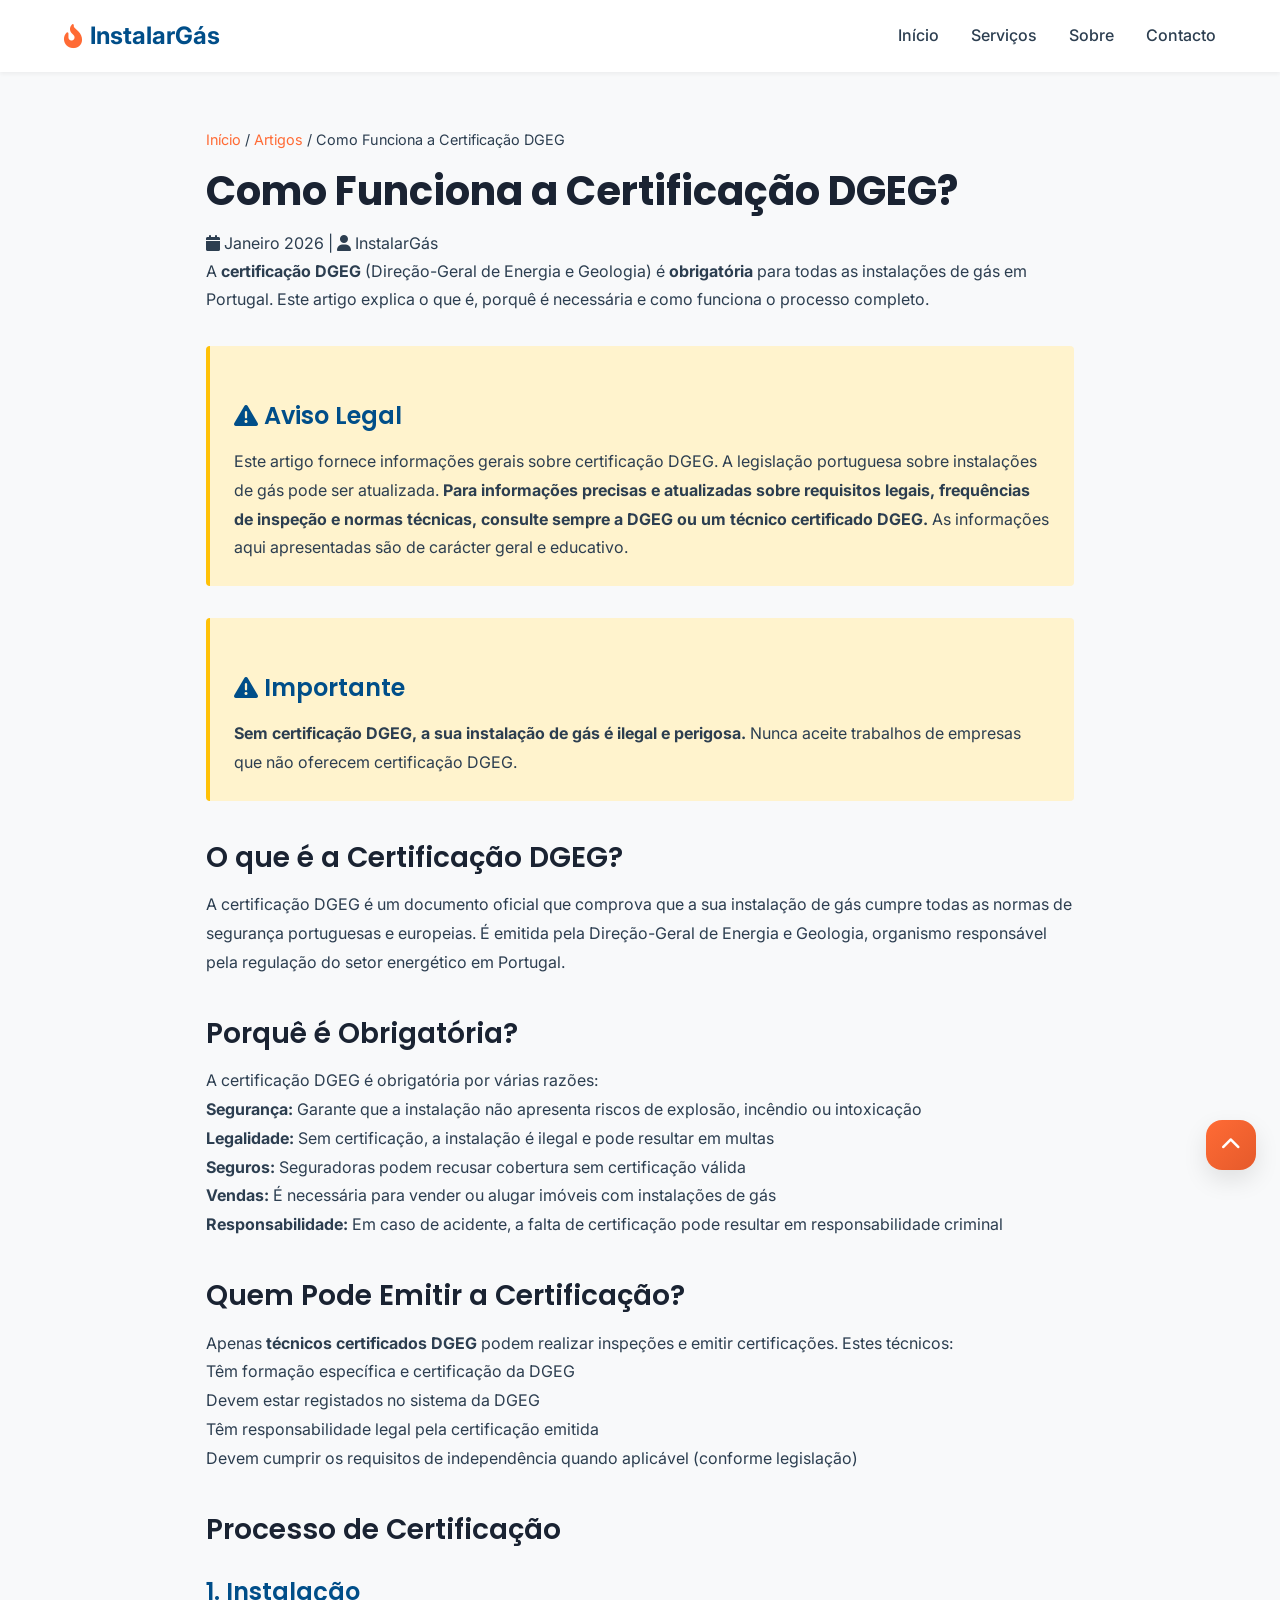
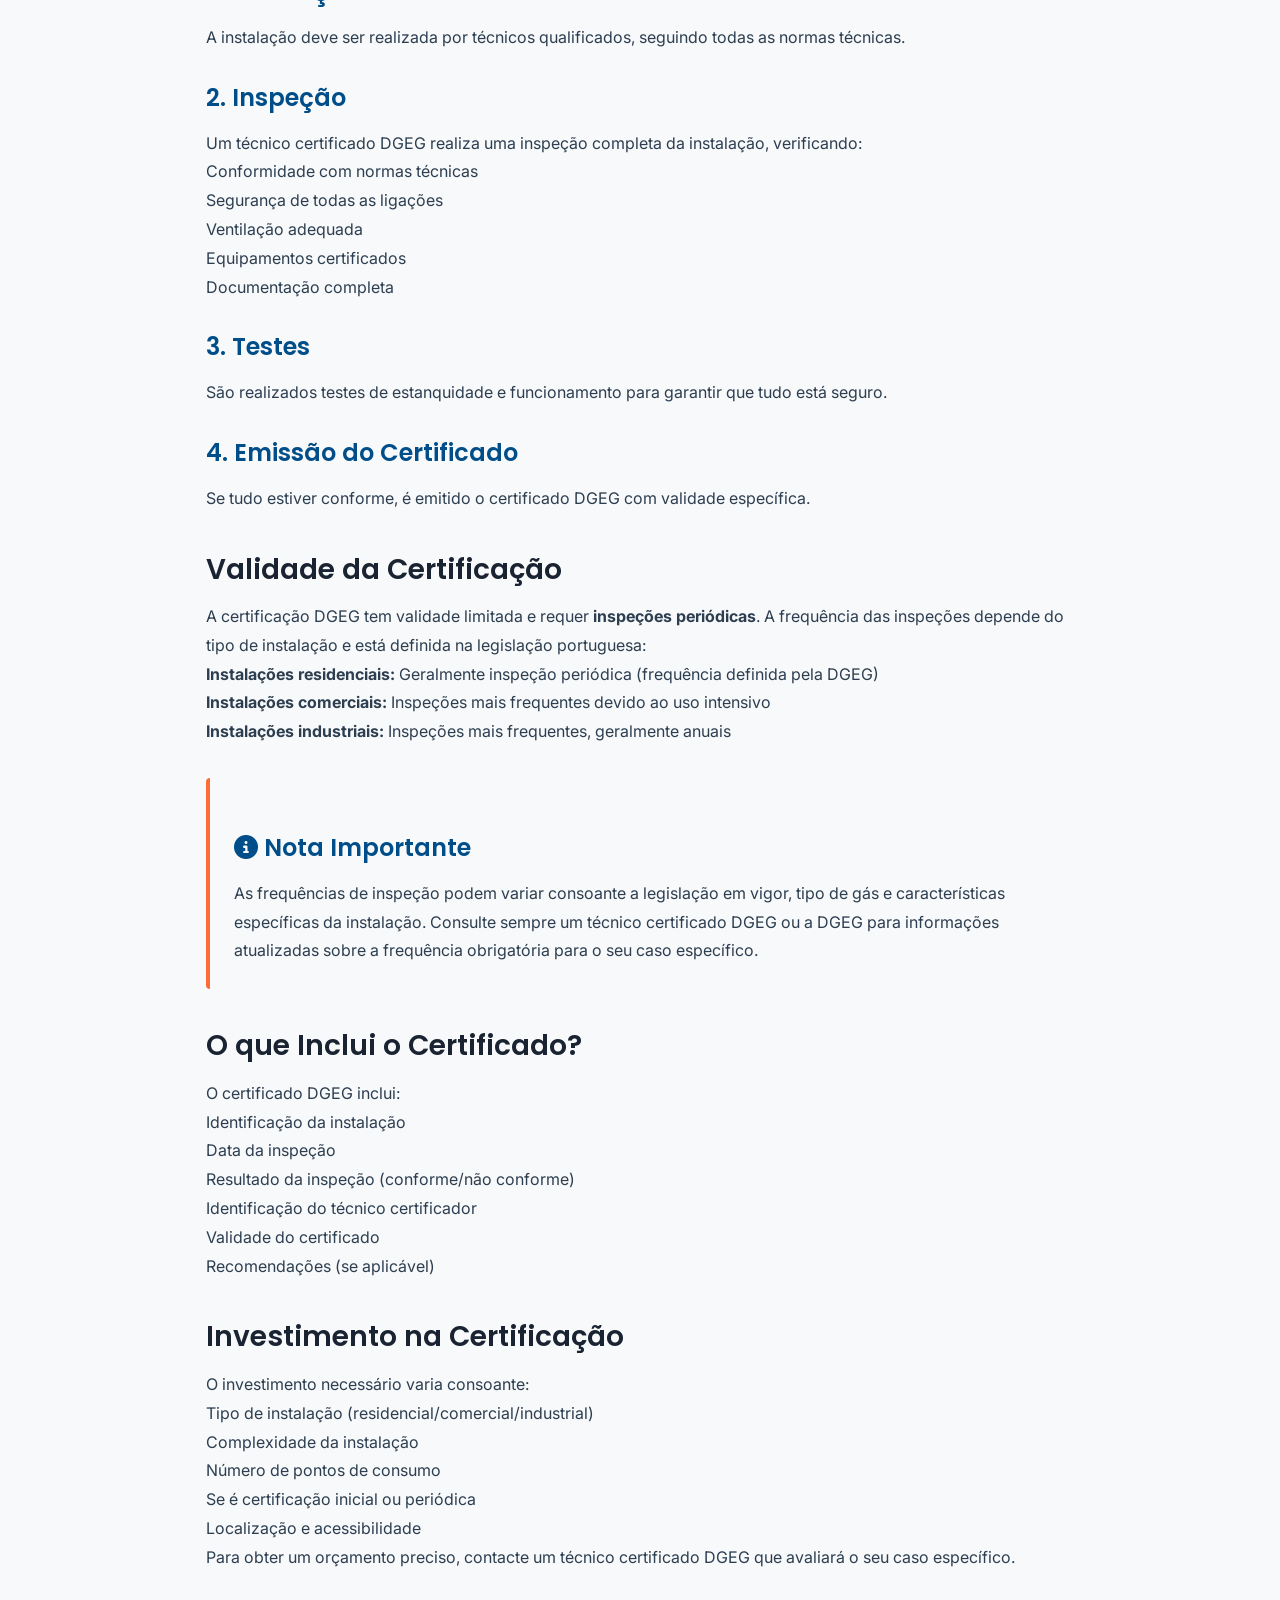
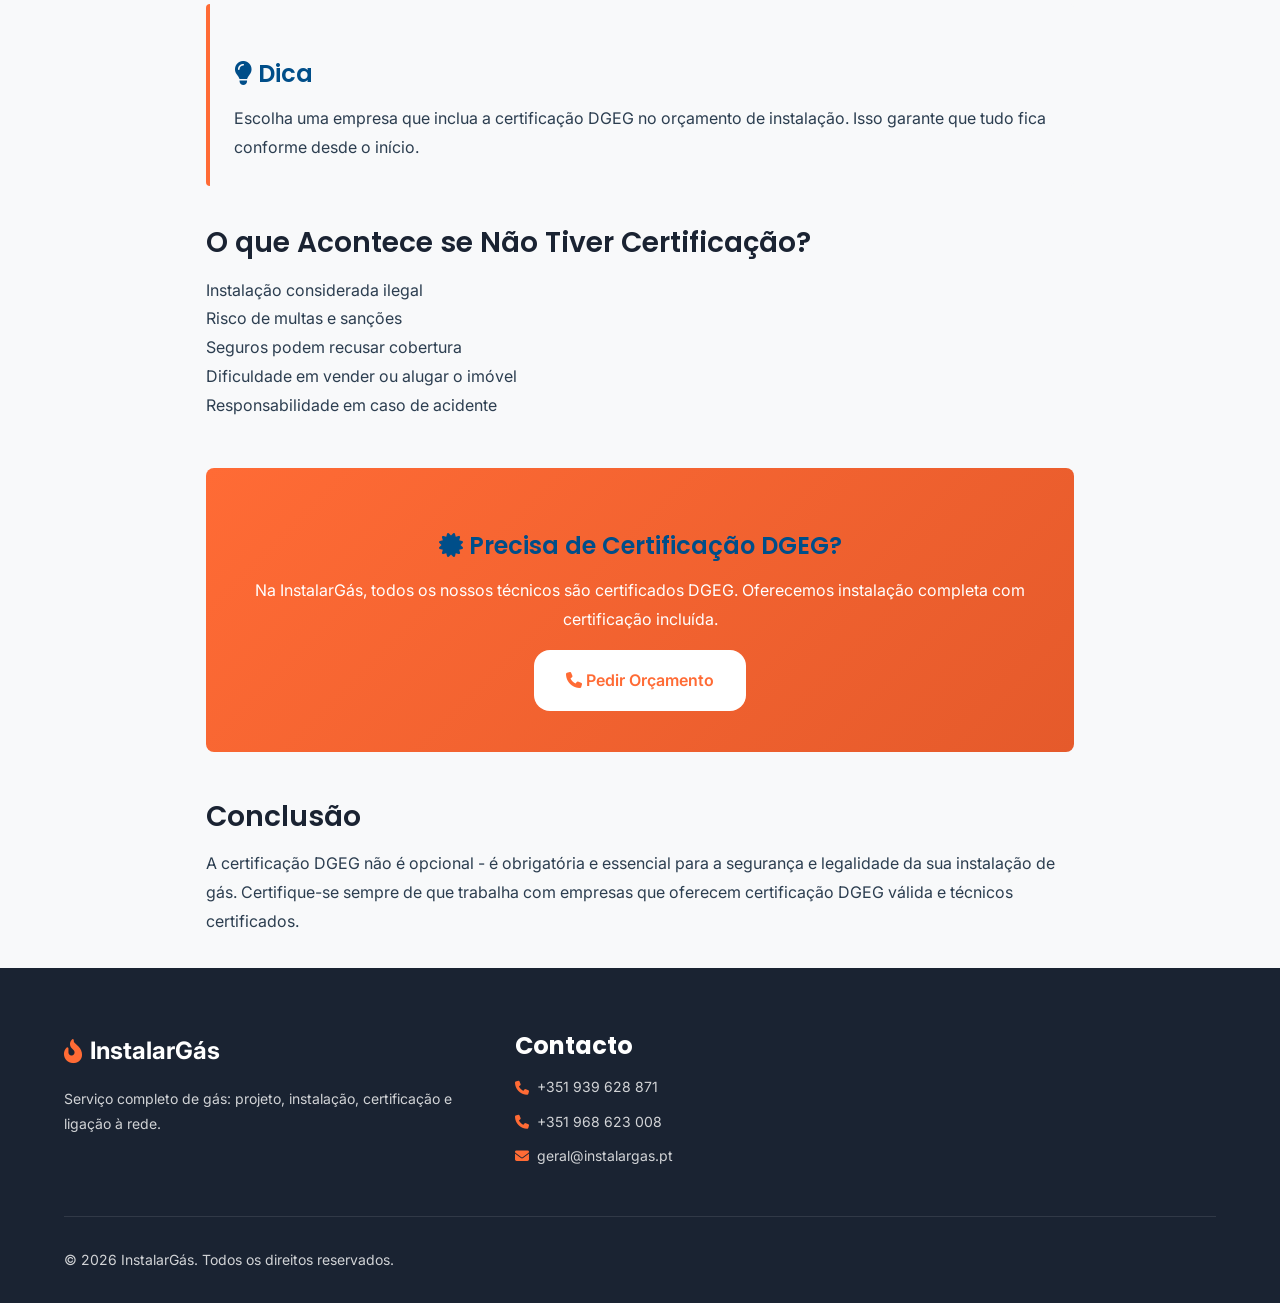
<file: artigos/como-funciona-certificacao-dgeg.html>
<!DOCTYPE html>
<html lang="pt-PT">
<head>
    <meta charset="UTF-8">
    <meta name="viewport" content="width=device-width, initial-scale=1.0">
    <script async src="https://www.googletagmanager.com/gtag/js?id=G-53D8249487"></script>
    <script>window.dataLayer = window.dataLayer || []; function gtag(){dataLayer.push(arguments);} gtag('js', new Date()); gtag('config', 'G-53D8249487');</script>
    <title>Como Funciona a Certificação DGEG? | Guia Completo | InstalarGás</title>
    <meta name="description" content="Descubra como funciona a certificação DGEG para instalações de gás. O que é, porquê é obrigatória, processo completo e requisitos em Portugal.">
    <meta name="keywords" content="certificação DGEG, certificação gás, DGEG obrigatório, certificado gás Portugal, inspeção DGEG, técnico certificado DGEG">
    <link rel="canonical" href="https://instalargas.pt/artigos/como-funciona-certificacao-dgeg.html">
    <link rel="stylesheet" href="../css/styles.css">
    <link rel="stylesheet" href="https://cdnjs.cloudflare.com/ajax/libs/font-awesome/6.5.1/css/all.min.css">
    <link href="https://fonts.googleapis.com/css2?family=Inter:wght@300;400;500;600;700;800&family=Poppins:wght@600;700;800&display=swap" rel="stylesheet">
    <style>
        .article-container { max-width: 900px; margin: 0 auto; padding: 2rem 1rem; }
        .article-title { font-size: 2.5rem; font-weight: 700; color: var(--title-color); margin-bottom: 1rem; }
        .article-content { line-height: 1.8; color: var(--text-color); }
        .article-content h2 { font-size: 1.75rem; font-weight: 600; color: var(--title-color); margin-top: 2.5rem; margin-bottom: 1rem; }
        .article-content h3 { font-size: 1.5rem; font-weight: 600; color: var(--secondary-color); margin-top: 2rem; margin-bottom: 1rem; }
        .warning-box { background: #fff3cd; border-left: 4px solid #ffc107; padding: 1.5rem; margin: 2rem 0; border-radius: 4px; }
        .info-box { background: var(--bg-color); border-left: 4px solid var(--primary-color); padding: 1.5rem; margin: 2rem 0; border-radius: 4px; }
        .cta-box { background: var(--gradient-primary); color: white; padding: 2rem; border-radius: 8px; text-align: center; margin: 3rem 0; }
        .breadcrumb { margin-bottom: 1rem; font-size: 0.9rem; }
        .breadcrumb a { color: var(--primary-color); text-decoration: none; }
    </style>
</head>
<body>
    <header class="header" id="header">
        <nav class="nav container">
            <a href="../index.html" class="nav__logo"><i class="fas fa-fire-flame-curved"></i><span>InstalarGás</span></a>
            <div class="nav__menu" id="nav-menu">
                <ul class="nav__list">
                    <li class="nav__item"><a href="../index.html" class="nav__link">Início</a></li>
                    <li class="nav__item"><a href="../index.html#services" class="nav__link">Serviços</a></li>
                    <li class="nav__item"><a href="../index.html#about" class="nav__link">Sobre</a></li>
                    <li class="nav__item"><a href="../index.html#contact" class="nav__link">Contacto</a></li>
                </ul>
                <div class="nav__close" id="nav-close"><i class="fas fa-times"></i></div>
            </div>
            <div class="nav__toggle" id="nav-toggle"><i class="fas fa-bars"></i></div>
        </nav>
    </header>

    <main class="main" style="padding-top: 6rem;">
        <article class="article-container">
            <div class="breadcrumb"><a href="../index.html">Início</a> / <a href="../index.html#services">Artigos</a> / Como Funciona a Certificação DGEG</div>
            <h1 class="article-title">Como Funciona a Certificação DGEG?</h1>
            <div class="article-meta"><i class="fas fa-calendar"></i> Janeiro 2026 | <i class="fas fa-user"></i> InstalarGás</div>
            
            <div class="article-content">
                <p>A <strong>certificação DGEG</strong> (Direção-Geral de Energia e Geologia) é <strong>obrigatória</strong> para todas as instalações de gás em Portugal. Este artigo explica o que é, porquê é necessária e como funciona o processo completo.</p>
                
                <div class="warning-box">
                    <h3><i class="fas fa-exclamation-triangle"></i> Aviso Legal</h3>
                    <p>Este artigo fornece informações gerais sobre certificação DGEG. A legislação portuguesa sobre instalações de gás pode ser atualizada. <strong>Para informações precisas e atualizadas sobre requisitos legais, frequências de inspeção e normas técnicas, consulte sempre a DGEG ou um técnico certificado DGEG.</strong> As informações aqui apresentadas são de carácter geral e educativo.</p>
                </div>
                
                <div class="warning-box">
                    <h3><i class="fas fa-exclamation-triangle"></i> Importante</h3>
                    <p><strong>Sem certificação DGEG, a sua instalação de gás é ilegal e perigosa.</strong> Nunca aceite trabalhos de empresas que não oferecem certificação DGEG.</p>
                </div>
                
                <h2>O que é a Certificação DGEG?</h2>
                <p>A certificação DGEG é um documento oficial que comprova que a sua instalação de gás cumpre todas as normas de segurança portuguesas e europeias. É emitida pela Direção-Geral de Energia e Geologia, organismo responsável pela regulação do setor energético em Portugal.</p>
                
                <h2>Porquê é Obrigatória?</h2>
                <p>A certificação DGEG é obrigatória por várias razões:</p>
                <ul>
                    <li><strong>Segurança:</strong> Garante que a instalação não apresenta riscos de explosão, incêndio ou intoxicação</li>
                    <li><strong>Legalidade:</strong> Sem certificação, a instalação é ilegal e pode resultar em multas</li>
                    <li><strong>Seguros:</strong> Seguradoras podem recusar cobertura sem certificação válida</li>
                    <li><strong>Vendas:</strong> É necessária para vender ou alugar imóveis com instalações de gás</li>
                    <li><strong>Responsabilidade:</strong> Em caso de acidente, a falta de certificação pode resultar em responsabilidade criminal</li>
                </ul>
                
                <h2>Quem Pode Emitir a Certificação?</h2>
                <p>Apenas <strong>técnicos certificados DGEG</strong> podem realizar inspeções e emitir certificações. Estes técnicos:</p>
                <ul>
                    <li>Têm formação específica e certificação da DGEG</li>
                    <li>Devem estar registados no sistema da DGEG</li>
                    <li>Têm responsabilidade legal pela certificação emitida</li>
                    <li>Devem cumprir os requisitos de independência quando aplicável (conforme legislação)</li>
                </ul>
                
                <h2>Processo de Certificação</h2>
                
                <h3>1. Instalação</h3>
                <p>A instalação deve ser realizada por técnicos qualificados, seguindo todas as normas técnicas.</p>
                
                <h3>2. Inspeção</h3>
                <p>Um técnico certificado DGEG realiza uma inspeção completa da instalação, verificando:</p>
                <ul>
                    <li>Conformidade com normas técnicas</li>
                    <li>Segurança de todas as ligações</li>
                    <li>Ventilação adequada</li>
                    <li>Equipamentos certificados</li>
                    <li>Documentação completa</li>
                </ul>
                
                <h3>3. Testes</h3>
                <p>São realizados testes de estanquidade e funcionamento para garantir que tudo está seguro.</p>
                
                <h3>4. Emissão do Certificado</h3>
                <p>Se tudo estiver conforme, é emitido o certificado DGEG com validade específica.</p>
                
                <h2>Validade da Certificação</h2>
                <p>A certificação DGEG tem validade limitada e requer <strong>inspeções periódicas</strong>. A frequência das inspeções depende do tipo de instalação e está definida na legislação portuguesa:</p>
                <ul>
                    <li><strong>Instalações residenciais:</strong> Geralmente inspeção periódica (frequência definida pela DGEG)</li>
                    <li><strong>Instalações comerciais:</strong> Inspeções mais frequentes devido ao uso intensivo</li>
                    <li><strong>Instalações industriais:</strong> Inspeções mais frequentes, geralmente anuais</li>
                </ul>
                
                <div class="info-box">
                    <h3><i class="fas fa-info-circle"></i> Nota Importante</h3>
                    <p>As frequências de inspeção podem variar consoante a legislação em vigor, tipo de gás e características específicas da instalação. Consulte sempre um técnico certificado DGEG ou a DGEG para informações atualizadas sobre a frequência obrigatória para o seu caso específico.</p>
                </div>
                
                <h2>O que Inclui o Certificado?</h2>
                <p>O certificado DGEG inclui:</p>
                <ul>
                    <li>Identificação da instalação</li>
                    <li>Data da inspeção</li>
                    <li>Resultado da inspeção (conforme/não conforme)</li>
                    <li>Identificação do técnico certificador</li>
                    <li>Validade do certificado</li>
                    <li>Recomendações (se aplicável)</li>
                </ul>
                
                <h2>Investimento na Certificação</h2>
                <p>O investimento necessário varia consoante:</p>
                <ul>
                    <li>Tipo de instalação (residencial/comercial/industrial)</li>
                    <li>Complexidade da instalação</li>
                    <li>Número de pontos de consumo</li>
                    <li>Se é certificação inicial ou periódica</li>
                    <li>Localização e acessibilidade</li>
                </ul>
                <p>Para obter um orçamento preciso, contacte um técnico certificado DGEG que avaliará o seu caso específico.</p>
                
                <div class="info-box">
                    <h3><i class="fas fa-lightbulb"></i> Dica</h3>
                    <p>Escolha uma empresa que inclua a certificação DGEG no orçamento de instalação. Isso garante que tudo fica conforme desde o início.</p>
                </div>
                
                <h2>O que Acontece se Não Tiver Certificação?</h2>
                <ul>
                    <li>Instalação considerada ilegal</li>
                    <li>Risco de multas e sanções</li>
                    <li>Seguros podem recusar cobertura</li>
                    <li>Dificuldade em vender ou alugar o imóvel</li>
                    <li>Responsabilidade em caso de acidente</li>
                </ul>
                
                <div class="cta-box">
                    <h3><i class="fas fa-certificate"></i> Precisa de Certificação DGEG?</h3>
                    <p>Na InstalarGás, todos os nossos técnicos são certificados DGEG. Oferecemos instalação completa com certificação incluída.</p>
                    <a href="../index.html#contact" class="button button__light" style="margin-top: 1rem; display: inline-block;">
                        <i class="fas fa-phone"></i> Pedir Orçamento
                    </a>
                </div>
                
                <h2>Conclusão</h2>
                <p>A certificação DGEG não é opcional - é obrigatória e essencial para a segurança e legalidade da sua instalação de gás. Certifique-se sempre de que trabalha com empresas que oferecem certificação DGEG válida e técnicos certificados.</p>
            </div>
        </article>
    </main>

    <footer class="footer">
        <div class="container">
            <div class="footer__container">
                <div class="footer__content">
                    <a href="../index.html" class="footer__logo"><i class="fas fa-fire-flame-curved"></i><span>InstalarGás</span></a>
                    <p class="footer__description">Serviço completo de gás: projeto, instalação, certificação e ligação à rede.</p>
                </div>
                <div class="footer__content">
                    <h3 class="footer__title">Contacto</h3>
                    <ul class="footer__links">
                        <li><i class="fas fa-phone"></i> <a href="tel:+351939628871" class="footer__link">+351 939 628 871</a></li>
                        <li><i class="fas fa-phone"></i> <a href="tel:+351968623008" class="footer__link">+351 968 623 008</a></li>
                        <li><i class="fas fa-envelope"></i> <a href="mailto:geral@instalargas.pt" class="footer__link">geral@instalargas.pt</a></li>
                    </ul>
                </div>
            </div>
            <div class="footer__bottom"><p class="footer__copy">&copy; 2026 InstalarGás. Todos os direitos reservados.</p></div>
        </div>
    </footer>
    <a href="#header" class="scrollup" id="scroll-up"><i class="fas fa-chevron-up"></i></a>
    <script src="../js/main.js"></script>
</body>
</html>
</file>
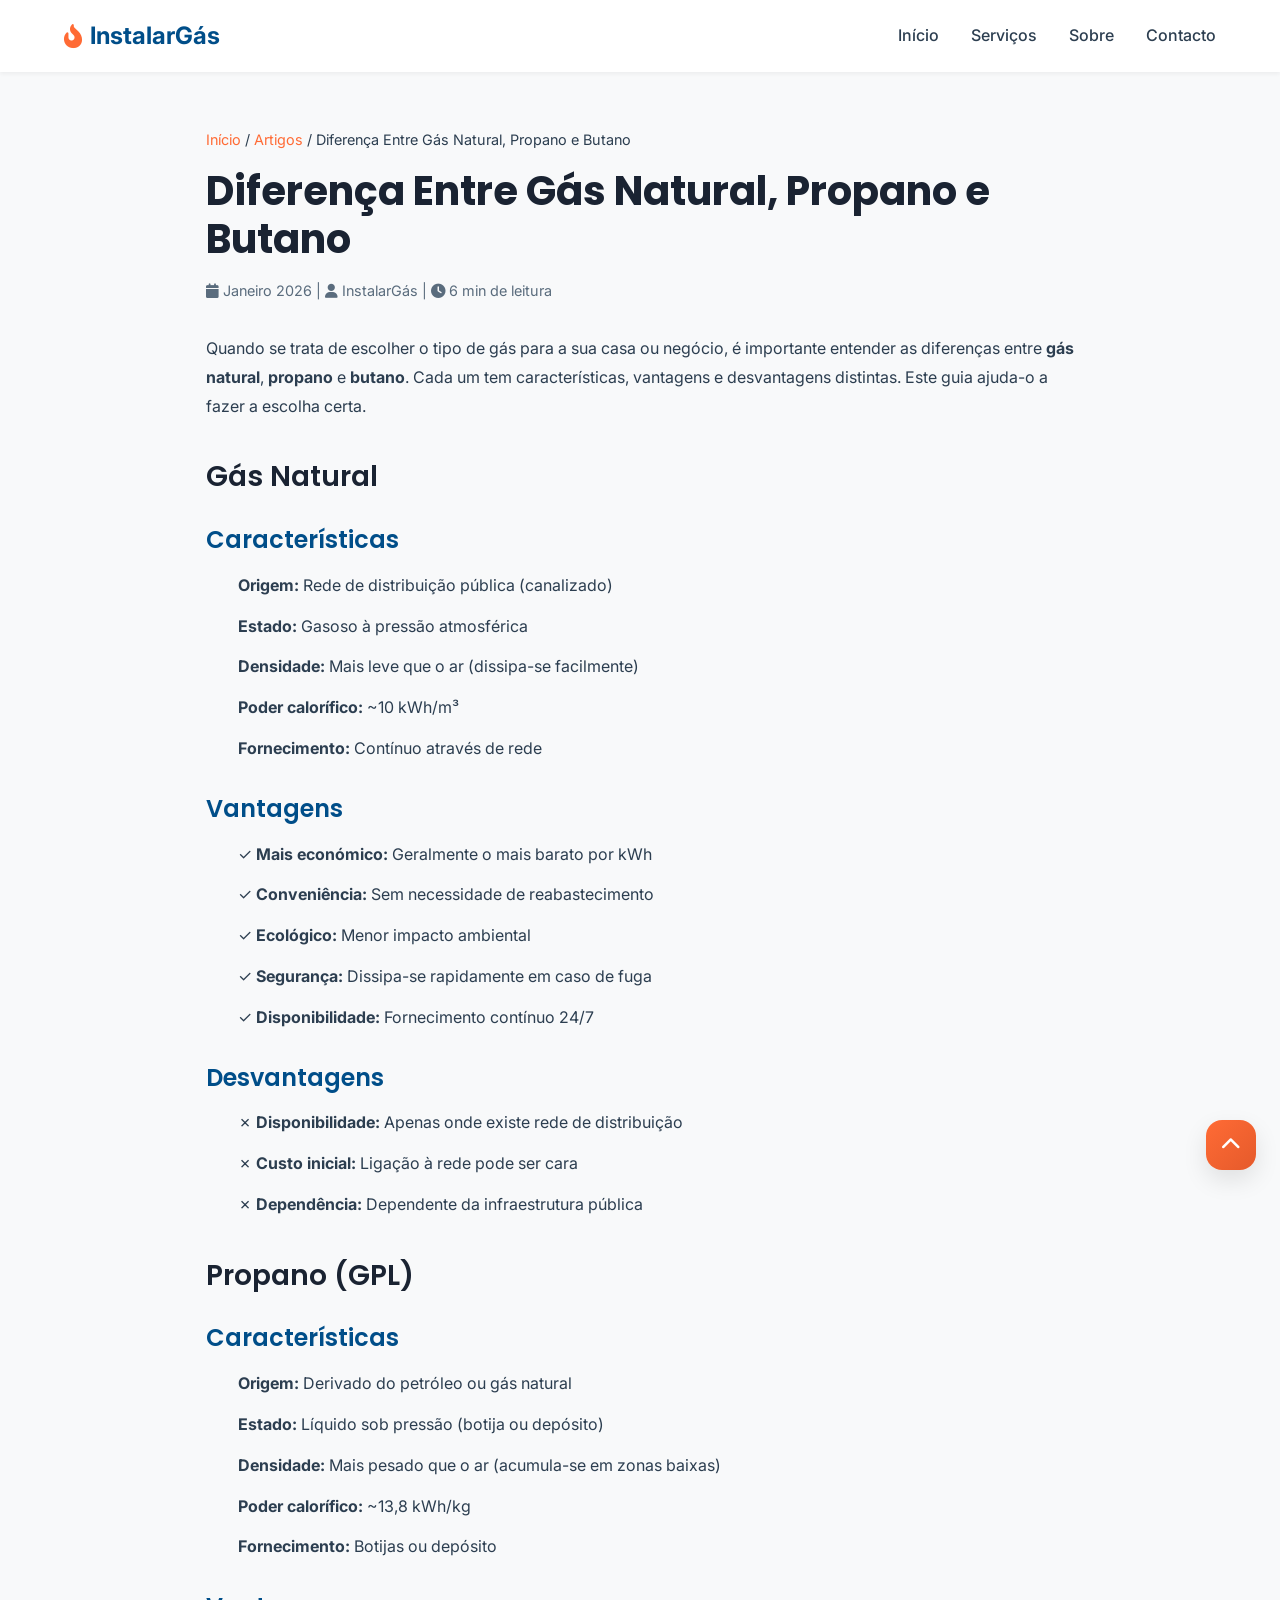
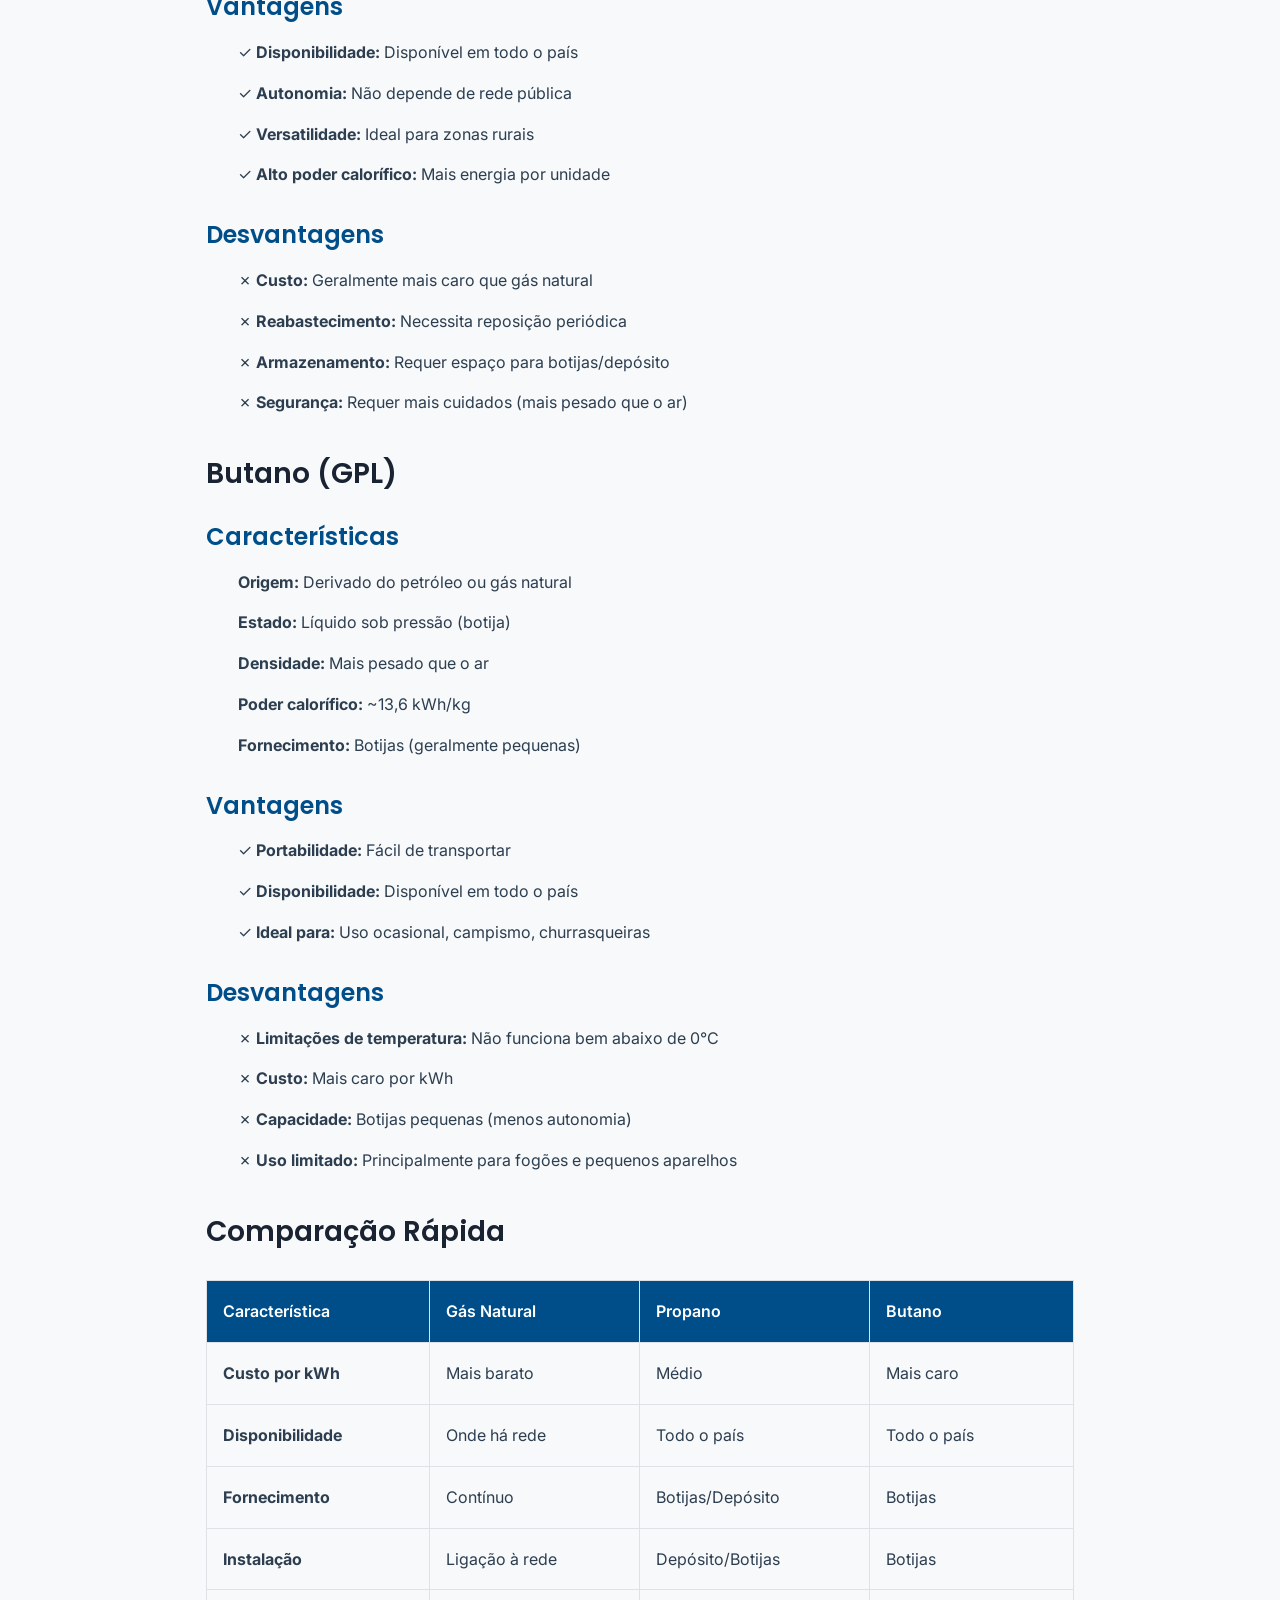
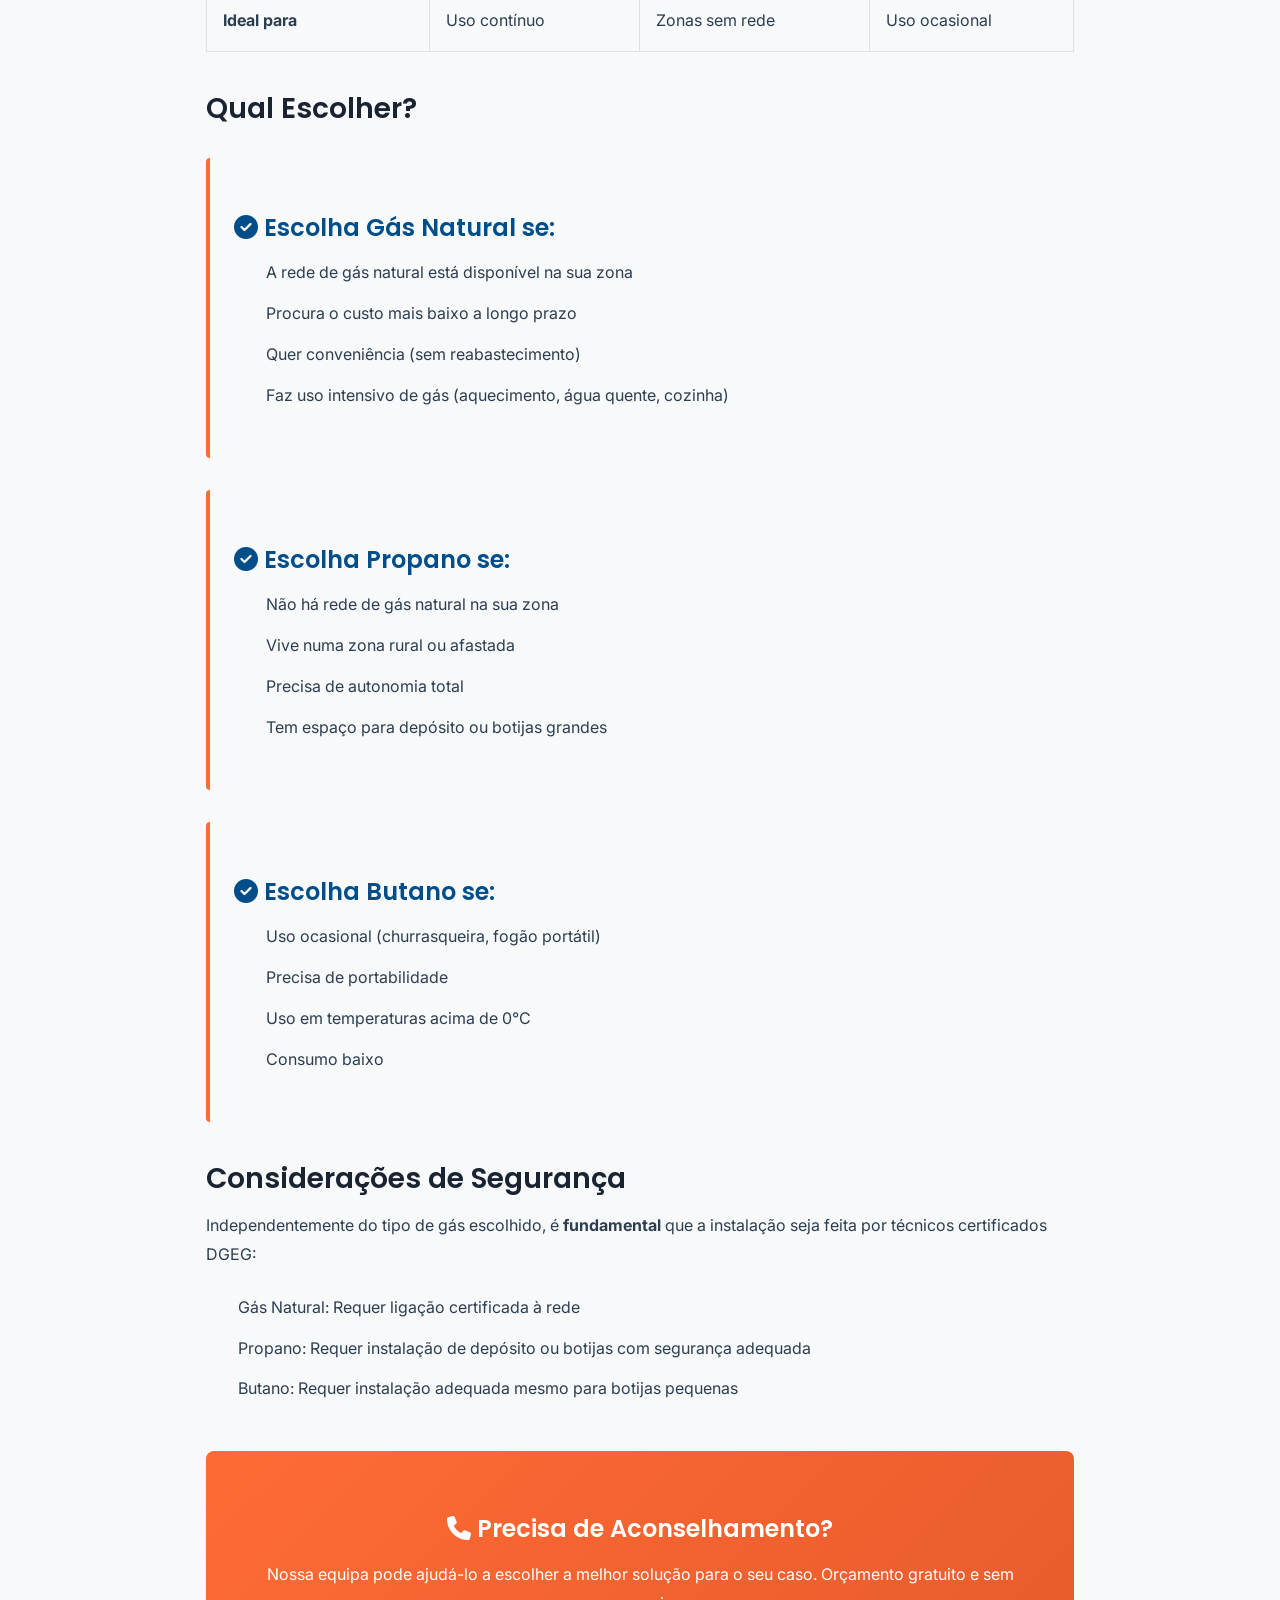
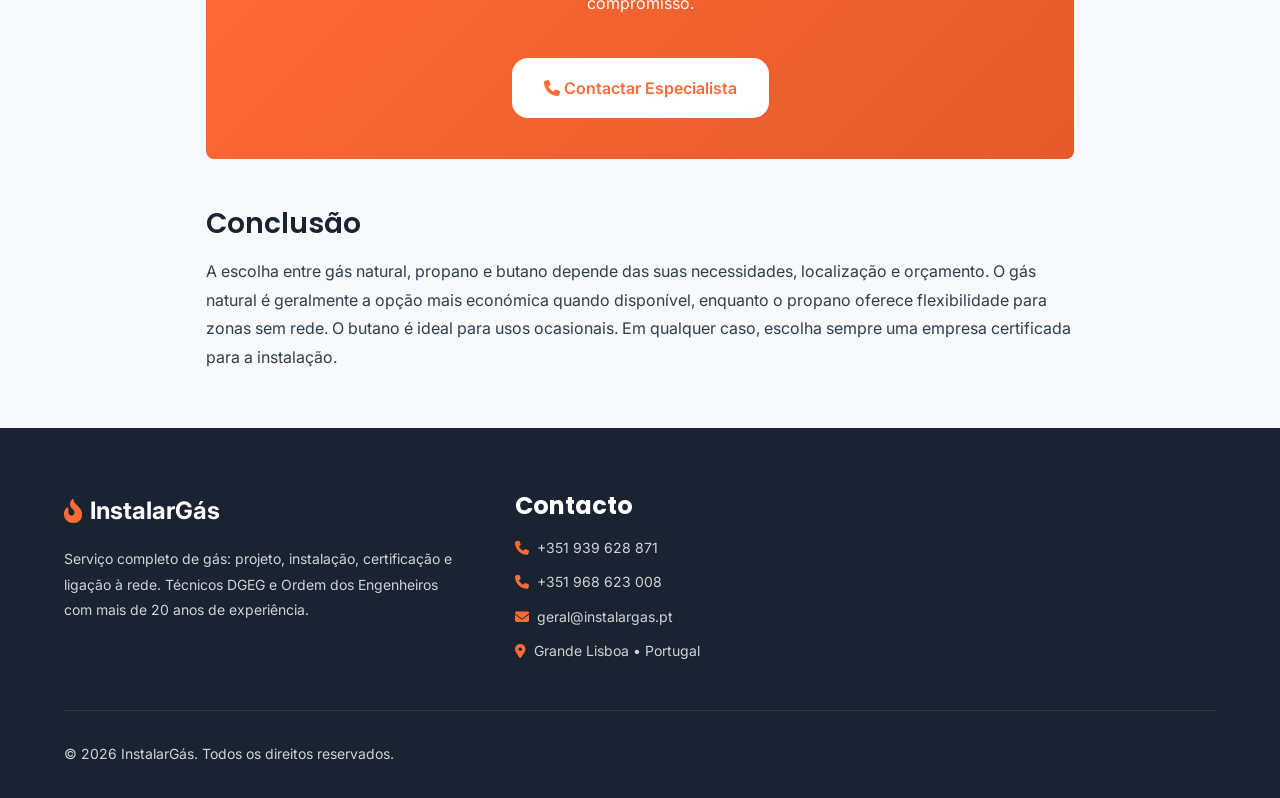
<file: artigos/diferenca-gas-natural-propano-butano.html>
<!DOCTYPE html>
<html lang="pt-PT">
<head>
    <meta charset="UTF-8">
    <meta name="viewport" content="width=device-width, initial-scale=1.0">
    <meta http-equiv="X-UA-Compatible" content="IE=edge">
    
    <script async src="https://www.googletagmanager.com/gtag/js?id=G-53D8249487"></script>
    <script>
      window.dataLayer = window.dataLayer || [];
      function gtag(){dataLayer.push(arguments);}
      gtag('js', new Date());
      gtag('config', 'G-53D8249487');
    </script>
    
    <title>Diferença Entre Gás Natural, Propano e Butano | Guia Completo | InstalarGás</title>
    <meta name="title" content="Diferença Entre Gás Natural, Propano e Butano | Guia Completo | InstalarGás">
    <meta name="description" content="Descubra as diferenças entre gás natural, propano e butano. Características, vantagens, desvantagens e qual escolher para a sua casa ou negócio em Portugal.">
    <meta name="keywords" content="gás natural vs propano, gás natural vs butano, diferença tipos gás, qual gás escolher, gás natural Portugal, propano butano diferença">
    <meta name="author" content="InstalarGás">
    <meta name="robots" content="index, follow, max-snippet:-1, max-image-preview:large, max-video-preview:-1">
    
    <link rel="canonical" href="https://instalargas.pt/artigos/diferenca-gas-natural-propano-butano.html">
    <link rel="stylesheet" href="../css/styles.css">
    <link rel="stylesheet" href="https://cdnjs.cloudflare.com/ajax/libs/font-awesome/6.5.1/css/all.min.css" crossorigin="anonymous">
    <link href="https://fonts.googleapis.com/css2?family=Inter:wght@300;400;500;600;700;800&family=Poppins:wght@600;700;800&display=swap" rel="stylesheet">
    
    <style>
        .article-container { max-width: 900px; margin: 0 auto; padding: 2rem 1rem; }
        .article-header { margin-bottom: 2rem; }
        .article-title { font-size: 2.5rem; font-weight: 700; color: var(--title-color); margin-bottom: 1rem; line-height: 1.2; }
        .article-meta { color: var(--text-light); font-size: 0.9rem; margin-bottom: 2rem; }
        .article-content { line-height: 1.8; color: var(--text-color); }
        .article-content h2 { font-size: 1.75rem; font-weight: 600; color: var(--title-color); margin-top: 2.5rem; margin-bottom: 1rem; }
        .article-content h3 { font-size: 1.5rem; font-weight: 600; color: var(--secondary-color); margin-top: 2rem; margin-bottom: 1rem; }
        .article-content p { margin-bottom: 1.5rem; }
        .article-content ul, .article-content ol { margin-bottom: 1.5rem; padding-left: 2rem; }
        .article-content li { margin-bottom: 0.75rem; }
        .comparison-table { width: 100%; border-collapse: collapse; margin: 2rem 0; }
        .comparison-table th, .comparison-table td { padding: 1rem; text-align: left; border: 1px solid var(--border-color); }
        .comparison-table th { background: var(--secondary-color); color: white; font-weight: 600; }
        .comparison-table tr:nth-child(even) { background: var(--bg-color); }
        .info-box { background: var(--bg-color); border-left: 4px solid var(--primary-color); padding: 1.5rem; margin: 2rem 0; border-radius: 4px; }
        .cta-box { background: var(--gradient-primary); color: white; padding: 2rem; border-radius: 8px; text-align: center; margin: 3rem 0; }
        .cta-box h3 { color: white; margin-bottom: 1rem; }
        .breadcrumb { margin-bottom: 1rem; font-size: 0.9rem; }
        .breadcrumb a { color: var(--primary-color); text-decoration: none; }
    </style>
</head>
<body>
    <header class="header" id="header">
        <nav class="nav container">
            <a href="../index.html" class="nav__logo">
                <i class="fas fa-fire-flame-curved"></i>
                <span>InstalarGás</span>
            </a>
            
            <div class="nav__menu" id="nav-menu">
                <ul class="nav__list">
                    <li class="nav__item"><a href="../index.html" class="nav__link">Início</a></li>
                    <li class="nav__item"><a href="../index.html#services" class="nav__link">Serviços</a></li>
                    <li class="nav__item"><a href="../index.html#about" class="nav__link">Sobre</a></li>
                    <li class="nav__item"><a href="../index.html#contact" class="nav__link">Contacto</a></li>
                </ul>
                <div class="nav__close" id="nav-close"><i class="fas fa-times"></i></div>
            </div>
            <div class="nav__toggle" id="nav-toggle"><i class="fas fa-bars"></i></div>
        </nav>
    </header>

    <main class="main" style="padding-top: 6rem;">
        <article class="article-container">
            <div class="breadcrumb">
                <a href="../index.html">Início</a> / <a href="../index.html#services">Artigos</a> / Diferença Entre Gás Natural, Propano e Butano
            </div>
            
            <header class="article-header">
                <h1 class="article-title">Diferença Entre Gás Natural, Propano e Butano</h1>
                <div class="article-meta">
                    <i class="fas fa-calendar"></i> Janeiro 2026 | 
                    <i class="fas fa-user"></i> InstalarGás | 
                    <i class="fas fa-clock"></i> 6 min de leitura
                </div>
            </header>
            
            <div class="article-content">
                <p>Quando se trata de escolher o tipo de gás para a sua casa ou negócio, é importante entender as diferenças entre <strong>gás natural</strong>, <strong>propano</strong> e <strong>butano</strong>. Cada um tem características, vantagens e desvantagens distintas. Este guia ajuda-o a fazer a escolha certa.</p>
                
                <h2>Gás Natural</h2>
                
                <h3>Características</h3>
                <ul>
                    <li><strong>Origem:</strong> Rede de distribuição pública (canalizado)</li>
                    <li><strong>Estado:</strong> Gasoso à pressão atmosférica</li>
                    <li><strong>Densidade:</strong> Mais leve que o ar (dissipa-se facilmente)</li>
                    <li><strong>Poder calorífico:</strong> ~10 kWh/m³</li>
                    <li><strong>Fornecimento:</strong> Contínuo através de rede</li>
                </ul>
                
                <h3>Vantagens</h3>
                <ul>
                    <li>✓ <strong>Mais económico:</strong> Geralmente o mais barato por kWh</li>
                    <li>✓ <strong>Conveniência:</strong> Sem necessidade de reabastecimento</li>
                    <li>✓ <strong>Ecológico:</strong> Menor impacto ambiental</li>
                    <li>✓ <strong>Segurança:</strong> Dissipa-se rapidamente em caso de fuga</li>
                    <li>✓ <strong>Disponibilidade:</strong> Fornecimento contínuo 24/7</li>
                </ul>
                
                <h3>Desvantagens</h3>
                <ul>
                    <li>✗ <strong>Disponibilidade:</strong> Apenas onde existe rede de distribuição</li>
                    <li>✗ <strong>Custo inicial:</strong> Ligação à rede pode ser cara</li>
                    <li>✗ <strong>Dependência:</strong> Dependente da infraestrutura pública</li>
                </ul>
                
                <h2>Propano (GPL)</h2>
                
                <h3>Características</h3>
                <ul>
                    <li><strong>Origem:</strong> Derivado do petróleo ou gás natural</li>
                    <li><strong>Estado:</strong> Líquido sob pressão (botija ou depósito)</li>
                    <li><strong>Densidade:</strong> Mais pesado que o ar (acumula-se em zonas baixas)</li>
                    <li><strong>Poder calorífico:</strong> ~13,8 kWh/kg</li>
                    <li><strong>Fornecimento:</strong> Botijas ou depósito</li>
                </ul>
                
                <h3>Vantagens</h3>
                <ul>
                    <li>✓ <strong>Disponibilidade:</strong> Disponível em todo o país</li>
                    <li>✓ <strong>Autonomia:</strong> Não depende de rede pública</li>
                    <li>✓ <strong>Versatilidade:</strong> Ideal para zonas rurais</li>
                    <li>✓ <strong>Alto poder calorífico:</strong> Mais energia por unidade</li>
                </ul>
                
                <h3>Desvantagens</h3>
                <ul>
                    <li>✗ <strong>Custo:</strong> Geralmente mais caro que gás natural</li>
                    <li>✗ <strong>Reabastecimento:</strong> Necessita reposição periódica</li>
                    <li>✗ <strong>Armazenamento:</strong> Requer espaço para botijas/depósito</li>
                    <li>✗ <strong>Segurança:</strong> Requer mais cuidados (mais pesado que o ar)</li>
                </ul>
                
                <h2>Butano (GPL)</h2>
                
                <h3>Características</h3>
                <ul>
                    <li><strong>Origem:</strong> Derivado do petróleo ou gás natural</li>
                    <li><strong>Estado:</strong> Líquido sob pressão (botija)</li>
                    <li><strong>Densidade:</strong> Mais pesado que o ar</li>
                    <li><strong>Poder calorífico:</strong> ~13,6 kWh/kg</li>
                    <li><strong>Fornecimento:</strong> Botijas (geralmente pequenas)</li>
                </ul>
                
                <h3>Vantagens</h3>
                <ul>
                    <li>✓ <strong>Portabilidade:</strong> Fácil de transportar</li>
                    <li>✓ <strong>Disponibilidade:</strong> Disponível em todo o país</li>
                    <li>✓ <strong>Ideal para:</strong> Uso ocasional, campismo, churrasqueiras</li>
                </ul>
                
                <h3>Desvantagens</h3>
                <ul>
                    <li>✗ <strong>Limitações de temperatura:</strong> Não funciona bem abaixo de 0°C</li>
                    <li>✗ <strong>Custo:</strong> Mais caro por kWh</li>
                    <li>✗ <strong>Capacidade:</strong> Botijas pequenas (menos autonomia)</li>
                    <li>✗ <strong>Uso limitado:</strong> Principalmente para fogões e pequenos aparelhos</li>
                </ul>
                
                <h2>Comparação Rápida</h2>
                
                <table class="comparison-table">
                    <thead>
                        <tr>
                            <th>Característica</th>
                            <th>Gás Natural</th>
                            <th>Propano</th>
                            <th>Butano</th>
                        </tr>
                    </thead>
                    <tbody>
                        <tr>
                            <td><strong>Custo por kWh</strong></td>
                            <td>Mais barato</td>
                            <td>Médio</td>
                            <td>Mais caro</td>
                        </tr>
                        <tr>
                            <td><strong>Disponibilidade</strong></td>
                            <td>Onde há rede</td>
                            <td>Todo o país</td>
                            <td>Todo o país</td>
                        </tr>
                        <tr>
                            <td><strong>Fornecimento</strong></td>
                            <td>Contínuo</td>
                            <td>Botijas/Depósito</td>
                            <td>Botijas</td>
                        </tr>
                        <tr>
                            <td><strong>Instalação</strong></td>
                            <td>Ligação à rede</td>
                            <td>Depósito/Botijas</td>
                            <td>Botijas</td>
                        </tr>
                        <tr>
                            <td><strong>Ideal para</strong></td>
                            <td>Uso contínuo</td>
                            <td>Zonas sem rede</td>
                            <td>Uso ocasional</td>
                        </tr>
                    </tbody>
                </table>
                
                <h2>Qual Escolher?</h2>
                
                <div class="info-box">
                    <h3><i class="fas fa-check-circle"></i> Escolha Gás Natural se:</h3>
                    <ul>
                        <li>A rede de gás natural está disponível na sua zona</li>
                        <li>Procura o custo mais baixo a longo prazo</li>
                        <li>Quer conveniência (sem reabastecimento)</li>
                        <li>Faz uso intensivo de gás (aquecimento, água quente, cozinha)</li>
                    </ul>
                </div>
                
                <div class="info-box">
                    <h3><i class="fas fa-check-circle"></i> Escolha Propano se:</h3>
                    <ul>
                        <li>Não há rede de gás natural na sua zona</li>
                        <li>Vive numa zona rural ou afastada</li>
                        <li>Precisa de autonomia total</li>
                        <li>Tem espaço para depósito ou botijas grandes</li>
                    </ul>
                </div>
                
                <div class="info-box">
                    <h3><i class="fas fa-check-circle"></i> Escolha Butano se:</h3>
                    <ul>
                        <li>Uso ocasional (churrasqueira, fogão portátil)</li>
                        <li>Precisa de portabilidade</li>
                        <li>Uso em temperaturas acima de 0°C</li>
                        <li>Consumo baixo</li>
                    </ul>
                </div>
                
                <h2>Considerações de Segurança</h2>
                <p>Independentemente do tipo de gás escolhido, é <strong>fundamental</strong> que a instalação seja feita por técnicos certificados DGEG:</p>
                <ul>
                    <li>Gás Natural: Requer ligação certificada à rede</li>
                    <li>Propano: Requer instalação de depósito ou botijas com segurança adequada</li>
                    <li>Butano: Requer instalação adequada mesmo para botijas pequenas</li>
                </ul>
                
                <div class="cta-box">
                    <h3><i class="fas fa-phone"></i> Precisa de Aconselhamento?</h3>
                    <p>Nossa equipa pode ajudá-lo a escolher a melhor solução para o seu caso. Orçamento gratuito e sem compromisso.</p>
                    <a href="../index.html#contact" class="button button__light" style="margin-top: 1rem; display: inline-block;">
                        <i class="fas fa-phone"></i> Contactar Especialista
                    </a>
                </div>
                
                <h2>Conclusão</h2>
                <p>A escolha entre gás natural, propano e butano depende das suas necessidades, localização e orçamento. O gás natural é geralmente a opção mais económica quando disponível, enquanto o propano oferece flexibilidade para zonas sem rede. O butano é ideal para usos ocasionais. Em qualquer caso, escolha sempre uma empresa certificada para a instalação.</p>
            </div>
        </article>
    </main>

    <footer class="footer">
        <div class="container">
            <div class="footer__container">
                <div class="footer__content">
                    <a href="../index.html" class="footer__logo">
                        <i class="fas fa-fire-flame-curved"></i>
                        <span>InstalarGás</span>
                    </a>
                    <p class="footer__description">
                        Serviço completo de gás: projeto, instalação, certificação e ligação à rede. 
                        Técnicos DGEG e Ordem dos Engenheiros com mais de 20 anos de experiência.
                    </p>
                </div>
                
                <div class="footer__content">
                    <h3 class="footer__title">Contacto</h3>
                    <ul class="footer__links">
                        <li><i class="fas fa-phone"></i> <a href="tel:+351939628871" class="footer__link">+351 939 628 871</a></li>
                        <li><i class="fas fa-phone"></i> <a href="tel:+351968623008" class="footer__link">+351 968 623 008</a></li>
                        <li><i class="fas fa-envelope"></i> <a href="mailto:geral@instalargas.pt" class="footer__link">geral@instalargas.pt</a></li>
                        <li><i class="fas fa-map-marker-alt"></i> <span class="footer__link">Grande Lisboa • Portugal</span></li>
                    </ul>
                </div>
            </div>
            
            <div class="footer__bottom">
                <p class="footer__copy">&copy; 2026 InstalarGás. Todos os direitos reservados.</p>
            </div>
        </div>
    </footer>

    <a href="#header" class="scrollup" id="scroll-up"><i class="fas fa-chevron-up"></i></a>
    <script src="../js/main.js"></script>
</body>
</html>
</file>
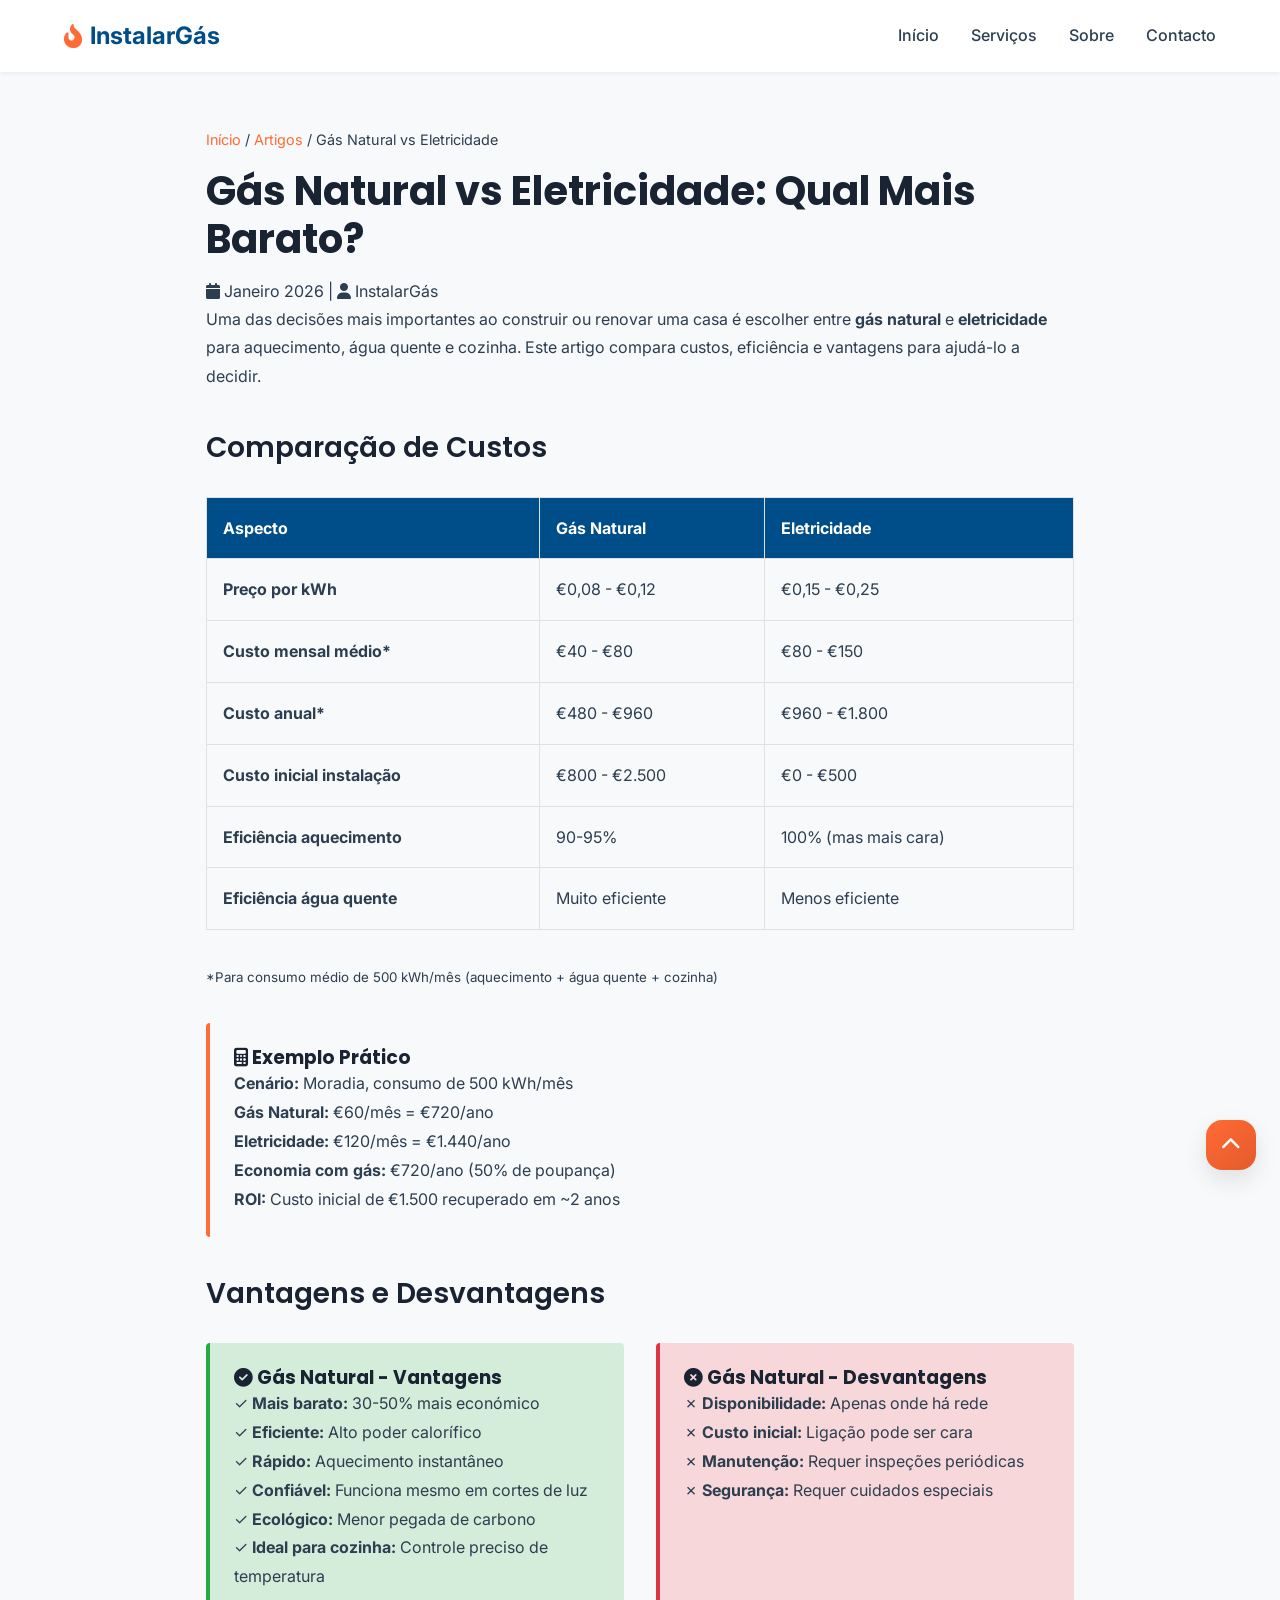
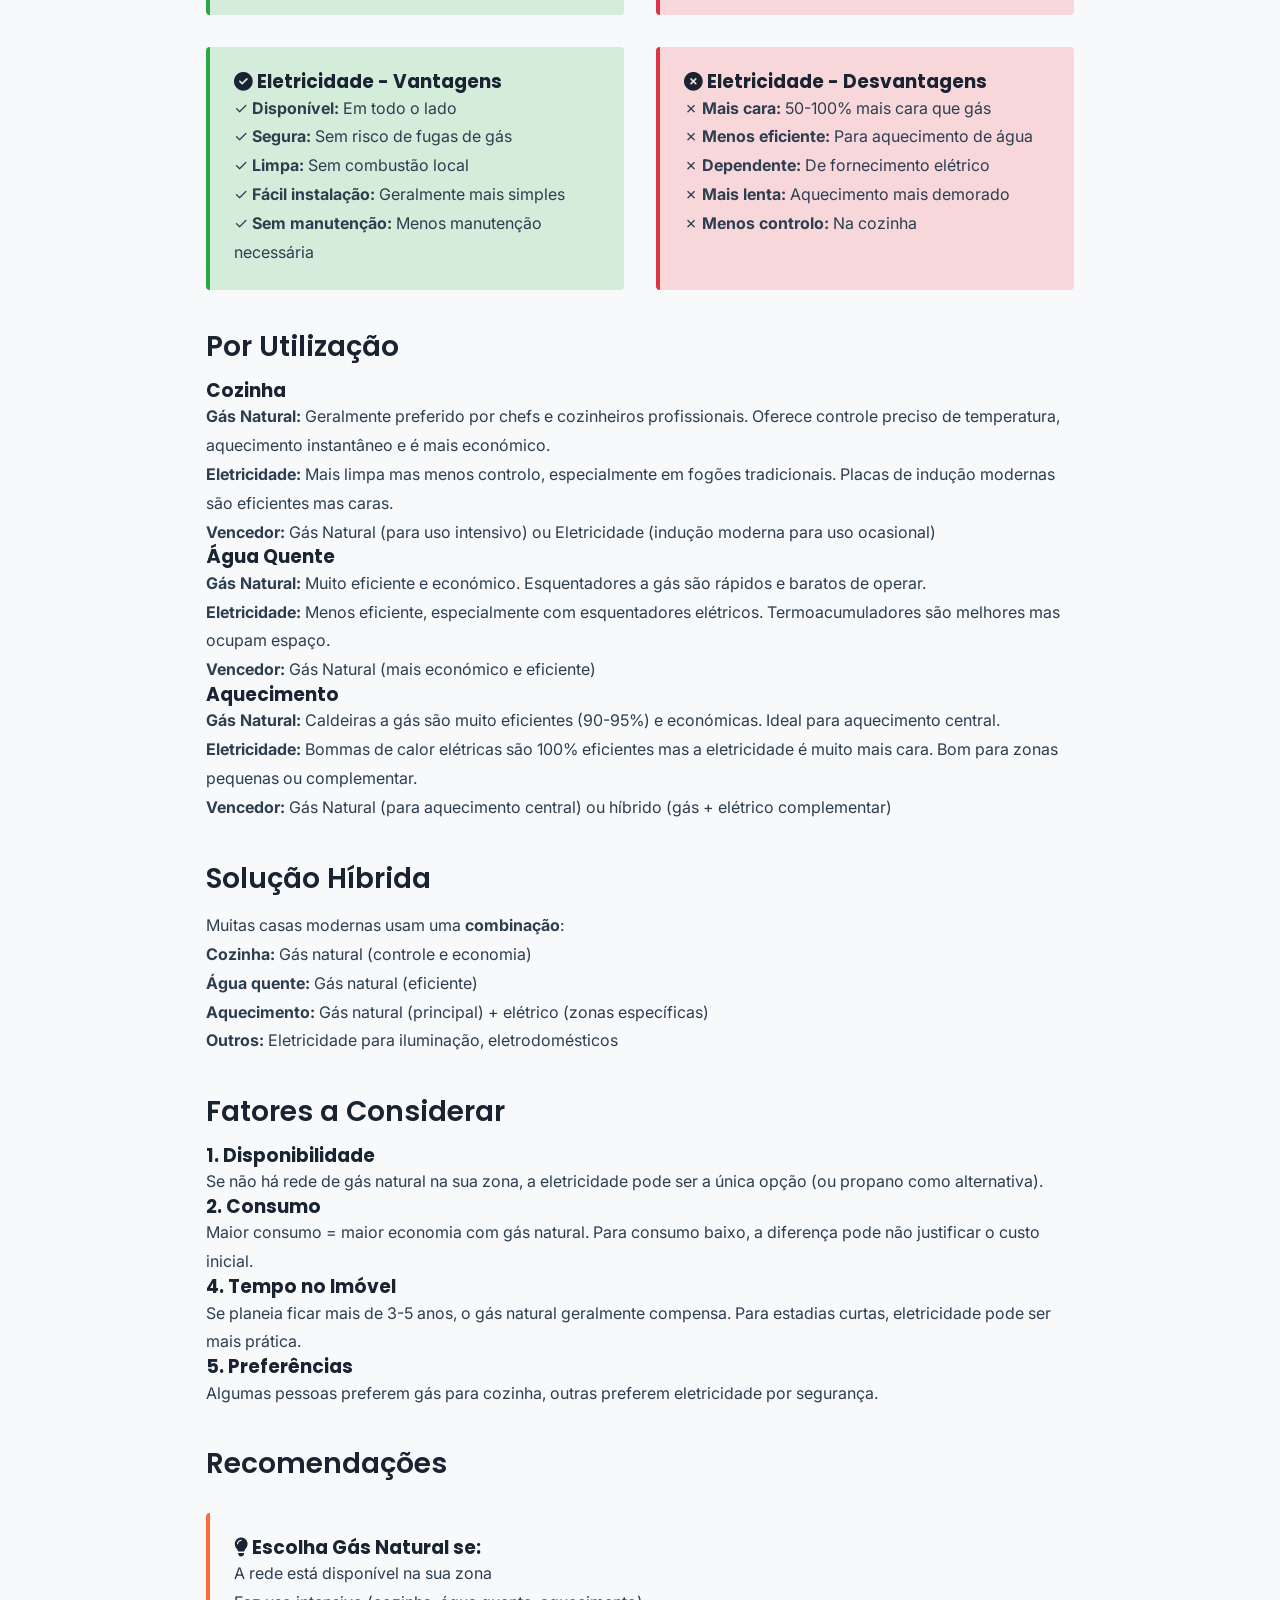
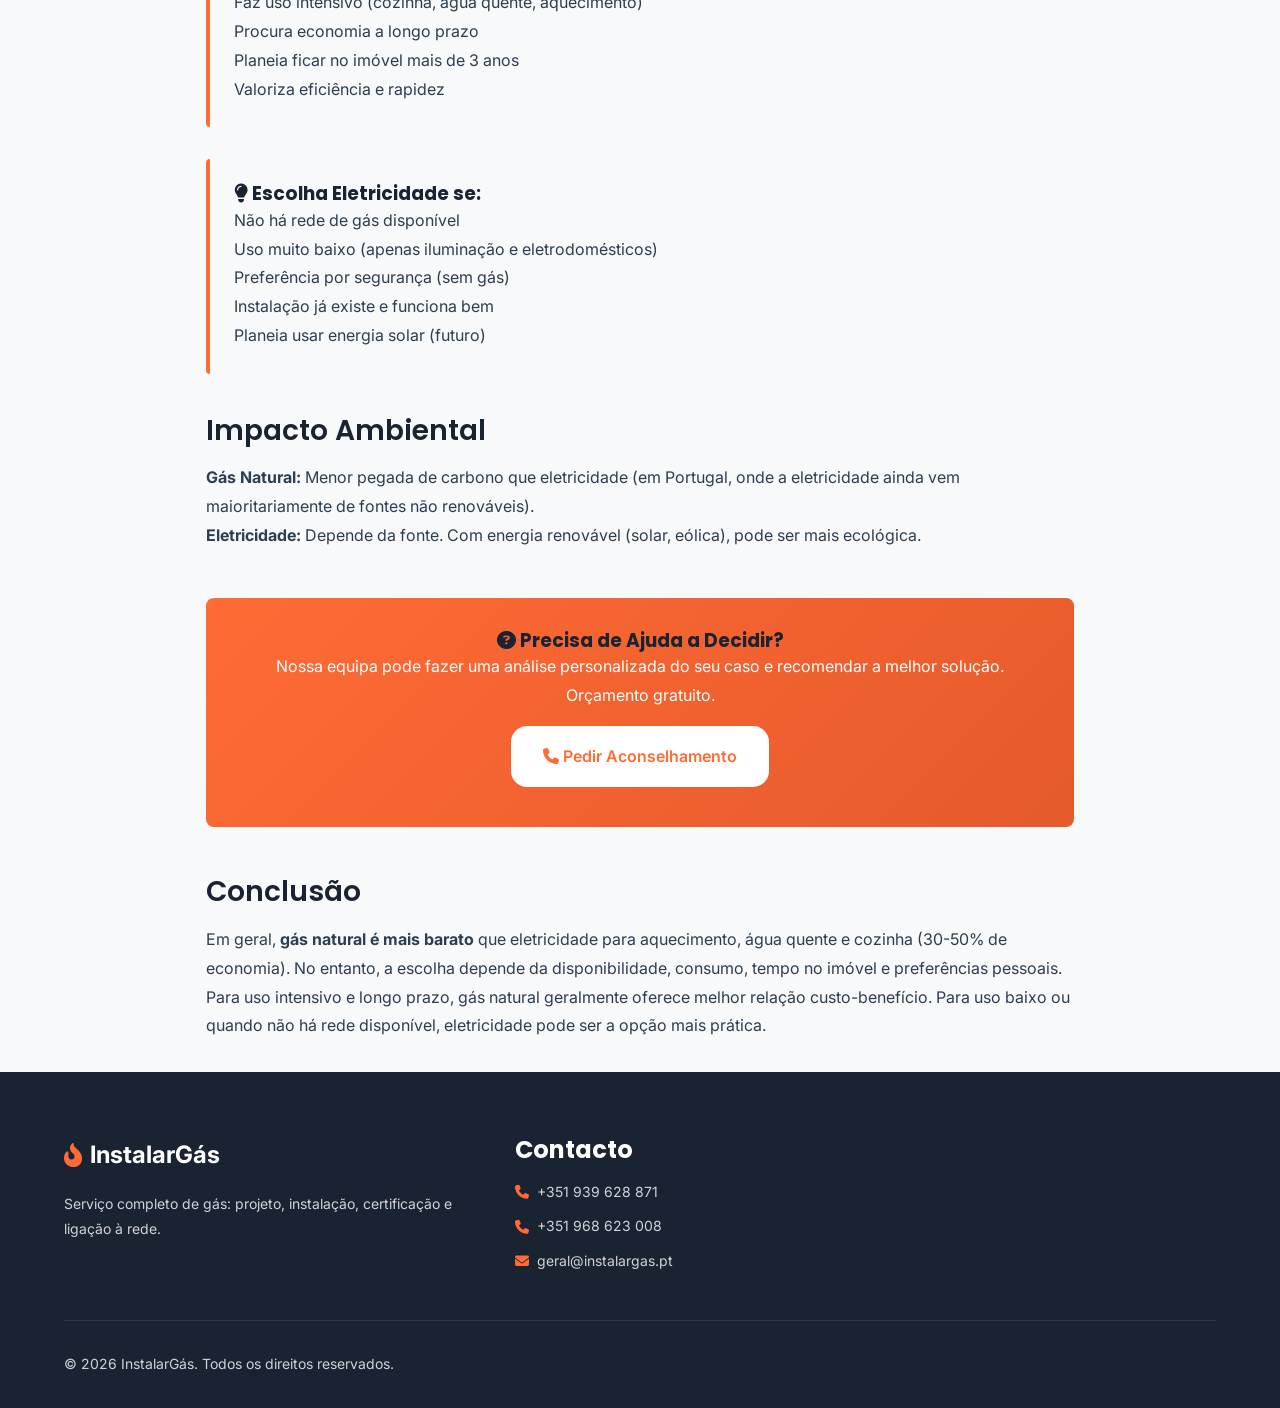
<file: artigos/gas-natural-vs-eletricidade.html>
<!DOCTYPE html>
<html lang="pt-PT">
<head>
    <meta charset="UTF-8">
    <meta name="viewport" content="width=device-width, initial-scale=1.0">
    <script async src="https://www.googletagmanager.com/gtag/js?id=G-53D8249487"></script>
    <script>window.dataLayer = window.dataLayer || []; function gtag(){dataLayer.push(arguments);} gtag('js', new Date()); gtag('config', 'G-53D8249487');</script>
    <title>Gás Natural vs Eletricidade: Qual Mais Barato? | Comparação Completa | InstalarGás</title>
    <meta name="description" content="Comparação detalhada entre gás natural e eletricidade. Qual é mais barato? Custos, eficiência, vantagens e desvantagens para ajudar na sua decisão.">
    <meta name="keywords" content="gás natural vs eletricidade, qual mais barato, gás ou eletricidade, custo gás vs eletricidade, eficiência gás natural">
    <link rel="canonical" href="https://instalargas.pt/artigos/gas-natural-vs-eletricidade.html">
    <link rel="stylesheet" href="../css/styles.css">
    <link rel="stylesheet" href="https://cdnjs.cloudflare.com/ajax/libs/font-awesome/6.5.1/css/all.min.css">
    <link href="https://fonts.googleapis.com/css2?family=Inter:wght@300;400;500;600;700;800&family=Poppins:wght@600;700;800&display=swap" rel="stylesheet">
    <style>
        .article-container { max-width: 900px; margin: 0 auto; padding: 2rem 1rem; }
        .article-title { font-size: 2.5rem; font-weight: 700; color: var(--title-color); margin-bottom: 1rem; }
        .article-content { line-height: 1.8; color: var(--text-color); }
        .article-content h2 { font-size: 1.75rem; font-weight: 600; color: var(--title-color); margin-top: 2.5rem; margin-bottom: 1rem; }
        .comparison-table { width: 100%; border-collapse: collapse; margin: 2rem 0; }
        .comparison-table th, .comparison-table td { padding: 1rem; text-align: left; border: 1px solid var(--border-color); }
        .comparison-table th { background: var(--secondary-color); color: white; }
        .pros-cons { display: grid; grid-template-columns: 1fr 1fr; gap: 2rem; margin: 2rem 0; }
        .pros-box { background: #d4edda; border-left: 4px solid #28a745; padding: 1.5rem; border-radius: 4px; }
        .cons-box { background: #f8d7da; border-left: 4px solid #dc3545; padding: 1.5rem; border-radius: 4px; }
        .cost-box { background: var(--bg-color); border-left: 4px solid var(--primary-color); padding: 1.5rem; margin: 2rem 0; border-radius: 4px; }
        .cta-box { background: var(--gradient-primary); color: white; padding: 2rem; border-radius: 8px; text-align: center; margin: 3rem 0; }
        .breadcrumb { margin-bottom: 1rem; font-size: 0.9rem; }
        .breadcrumb a { color: var(--primary-color); text-decoration: none; }
        @media (max-width: 768px) { .pros-cons { grid-template-columns: 1fr; } }
    </style>
</head>
<body>
    <header class="header" id="header">
        <nav class="nav container">
            <a href="../index.html" class="nav__logo"><i class="fas fa-fire-flame-curved"></i><span>InstalarGás</span></a>
            <div class="nav__menu" id="nav-menu">
                <ul class="nav__list">
                    <li class="nav__item"><a href="../index.html" class="nav__link">Início</a></li>
                    <li class="nav__item"><a href="../index.html#services" class="nav__link">Serviços</a></li>
                    <li class="nav__item"><a href="../index.html#about" class="nav__link">Sobre</a></li>
                    <li class="nav__item"><a href="../index.html#contact" class="nav__link">Contacto</a></li>
                </ul>
                <div class="nav__close" id="nav-close"><i class="fas fa-times"></i></div>
            </div>
            <div class="nav__toggle" id="nav-toggle"><i class="fas fa-bars"></i></div>
        </nav>
    </header>

    <main class="main" style="padding-top: 6rem;">
        <article class="article-container">
            <div class="breadcrumb"><a href="../index.html">Início</a> / <a href="../index.html#services">Artigos</a> / Gás Natural vs Eletricidade</div>
            <h1 class="article-title">Gás Natural vs Eletricidade: Qual Mais Barato?</h1>
            <div class="article-meta"><i class="fas fa-calendar"></i> Janeiro 2026 | <i class="fas fa-user"></i> InstalarGás</div>
            
            <div class="article-content">
                <p>Uma das decisões mais importantes ao construir ou renovar uma casa é escolher entre <strong>gás natural</strong> e <strong>eletricidade</strong> para aquecimento, água quente e cozinha. Este artigo compara custos, eficiência e vantagens para ajudá-lo a decidir.</p>
                
                <h2>Comparação de Custos</h2>
                
                <table class="comparison-table">
                    <thead>
                        <tr>
                            <th>Aspecto</th>
                            <th>Gás Natural</th>
                            <th>Eletricidade</th>
                        </tr>
                    </thead>
                    <tbody>
                        <tr>
                            <td><strong>Preço por kWh</strong></td>
                            <td>€0,08 - €0,12</td>
                            <td>€0,15 - €0,25</td>
                        </tr>
                        <tr>
                            <td><strong>Custo mensal médio*</strong></td>
                            <td>€40 - €80</td>
                            <td>€80 - €150</td>
                        </tr>
                        <tr>
                            <td><strong>Custo anual*</strong></td>
                            <td>€480 - €960</td>
                            <td>€960 - €1.800</td>
                        </tr>
                        <tr>
                            <td><strong>Custo inicial instalação</strong></td>
                            <td>€800 - €2.500</td>
                            <td>€0 - €500</td>
                        </tr>
                        <tr>
                            <td><strong>Eficiência aquecimento</strong></td>
                            <td>90-95%</td>
                            <td>100% (mas mais cara)</td>
                        </tr>
                        <tr>
                            <td><strong>Eficiência água quente</strong></td>
                            <td>Muito eficiente</td>
                            <td>Menos eficiente</td>
                        </tr>
                    </tbody>
                </table>
                <p><small>*Para consumo médio de 500 kWh/mês (aquecimento + água quente + cozinha)</small></p>
                
                <div class="cost-box">
                    <h3><i class="fas fa-calculator"></i> Exemplo Prático</h3>
                    <p><strong>Cenário:</strong> Moradia, consumo de 500 kWh/mês</p>
                    <ul>
                        <li><strong>Gás Natural:</strong> €60/mês = €720/ano</li>
                        <li><strong>Eletricidade:</strong> €120/mês = €1.440/ano</li>
                        <li><strong>Economia com gás:</strong> €720/ano (50% de poupança)</li>
                        <li><strong>ROI:</strong> Custo inicial de €1.500 recuperado em ~2 anos</li>
                    </ul>
                </div>
                
                <h2>Vantagens e Desvantagens</h2>
                
                <div class="pros-cons">
                    <div class="pros-box">
                        <h3><i class="fas fa-check-circle"></i> Gás Natural - Vantagens</h3>
                        <ul>
                            <li>✓ <strong>Mais barato:</strong> 30-50% mais económico</li>
                            <li>✓ <strong>Eficiente:</strong> Alto poder calorífico</li>
                            <li>✓ <strong>Rápido:</strong> Aquecimento instantâneo</li>
                            <li>✓ <strong>Confiável:</strong> Funciona mesmo em cortes de luz</li>
                            <li>✓ <strong>Ecológico:</strong> Menor pegada de carbono</li>
                            <li>✓ <strong>Ideal para cozinha:</strong> Controle preciso de temperatura</li>
                        </ul>
                    </div>
                    
                    <div class="cons-box">
                        <h3><i class="fas fa-times-circle"></i> Gás Natural - Desvantagens</h3>
                        <ul>
                            <li>✗ <strong>Disponibilidade:</strong> Apenas onde há rede</li>
                            <li>✗ <strong>Custo inicial:</strong> Ligação pode ser cara</li>
                            <li>✗ <strong>Manutenção:</strong> Requer inspeções periódicas</li>
                            <li>✗ <strong>Segurança:</strong> Requer cuidados especiais</li>
                        </ul>
                    </div>
                </div>
                
                <div class="pros-cons">
                    <div class="pros-box">
                        <h3><i class="fas fa-check-circle"></i> Eletricidade - Vantagens</h3>
                        <ul>
                            <li>✓ <strong>Disponível:</strong> Em todo o lado</li>
                            <li>✓ <strong>Segura:</strong> Sem risco de fugas de gás</li>
                            <li>✓ <strong>Limpa:</strong> Sem combustão local</li>
                            <li>✓ <strong>Fácil instalação:</strong> Geralmente mais simples</li>
                            <li>✓ <strong>Sem manutenção:</strong> Menos manutenção necessária</li>
                        </ul>
                    </div>
                    
                    <div class="cons-box">
                        <h3><i class="fas fa-times-circle"></i> Eletricidade - Desvantagens</h3>
                        <ul>
                            <li>✗ <strong>Mais cara:</strong> 50-100% mais cara que gás</li>
                            <li>✗ <strong>Menos eficiente:</strong> Para aquecimento de água</li>
                            <li>✗ <strong>Dependente:</strong> De fornecimento elétrico</li>
                            <li>✗ <strong>Mais lenta:</strong> Aquecimento mais demorado</li>
                            <li>✗ <strong>Menos controlo:</strong> Na cozinha</li>
                        </ul>
                    </div>
                </div>
                
                <h2>Por Utilização</h2>
                
                <h3>Cozinha</h3>
                <p><strong>Gás Natural:</strong> Geralmente preferido por chefs e cozinheiros profissionais. Oferece controle preciso de temperatura, aquecimento instantâneo e é mais económico.</p>
                <p><strong>Eletricidade:</strong> Mais limpa mas menos controlo, especialmente em fogões tradicionais. Placas de indução modernas são eficientes mas caras.</p>
                <p><strong>Vencedor:</strong> Gás Natural (para uso intensivo) ou Eletricidade (indução moderna para uso ocasional)</p>
                
                <h3>Água Quente</h3>
                <p><strong>Gás Natural:</strong> Muito eficiente e económico. Esquentadores a gás são rápidos e baratos de operar.</p>
                <p><strong>Eletricidade:</strong> Menos eficiente, especialmente com esquentadores elétricos. Termoacumuladores são melhores mas ocupam espaço.</p>
                <p><strong>Vencedor:</strong> Gás Natural (mais económico e eficiente)</p>
                
                <h3>Aquecimento</h3>
                <p><strong>Gás Natural:</strong> Caldeiras a gás são muito eficientes (90-95%) e económicas. Ideal para aquecimento central.</p>
                <p><strong>Eletricidade:</strong> Bommas de calor elétricas são 100% eficientes mas a eletricidade é muito mais cara. Bom para zonas pequenas ou complementar.</p>
                <p><strong>Vencedor:</strong> Gás Natural (para aquecimento central) ou híbrido (gás + elétrico complementar)</p>
                
                <h2>Solução Híbrida</h2>
                
                <p>Muitas casas modernas usam uma <strong>combinação</strong>:</p>
                <ul>
                    <li><strong>Cozinha:</strong> Gás natural (controle e economia)</li>
                    <li><strong>Água quente:</strong> Gás natural (eficiente)</li>
                    <li><strong>Aquecimento:</strong> Gás natural (principal) + elétrico (zonas específicas)</li>
                    <li><strong>Outros:</strong> Eletricidade para iluminação, eletrodomésticos</li>
                </ul>
                
                <h2>Fatores a Considerar</h2>
                
                <h3>1. Disponibilidade</h3>
                <p>Se não há rede de gás natural na sua zona, a eletricidade pode ser a única opção (ou propano como alternativa).</p>
                
                <h3>2. Consumo</h3>
                <p>Maior consumo = maior economia com gás natural. Para consumo baixo, a diferença pode não justificar o custo inicial.</p>
                
                <h3>4. Tempo no Imóvel</h3>
                <p>Se planeia ficar mais de 3-5 anos, o gás natural geralmente compensa. Para estadias curtas, eletricidade pode ser mais prática.</p>
                
                <h3>5. Preferências</h3>
                <p>Algumas pessoas preferem gás para cozinha, outras preferem eletricidade por segurança.</p>
                
                <h2>Recomendações</h2>
                
                <div class="cost-box">
                    <h3><i class="fas fa-lightbulb"></i> Escolha Gás Natural se:</h3>
                    <ul>
                        <li>A rede está disponível na sua zona</li>
                        <li>Faz uso intensivo (cozinha, água quente, aquecimento)</li>
                        <li>Procura economia a longo prazo</li>
                        <li>Planeia ficar no imóvel mais de 3 anos</li>
                        <li>Valoriza eficiência e rapidez</li>
                    </ul>
                </div>
                
                <div class="cost-box">
                    <h3><i class="fas fa-lightbulb"></i> Escolha Eletricidade se:</h3>
                    <ul>
                        <li>Não há rede de gás disponível</li>
                        <li>Uso muito baixo (apenas iluminação e eletrodomésticos)</li>
                        <li>Preferência por segurança (sem gás)</li>
                        <li>Instalação já existe e funciona bem</li>
                        <li>Planeia usar energia solar (futuro)</li>
                    </ul>
                </div>
                
                <h2>Impacto Ambiental</h2>
                
                <p><strong>Gás Natural:</strong> Menor pegada de carbono que eletricidade (em Portugal, onde a eletricidade ainda vem maioritariamente de fontes não renováveis).</p>
                <p><strong>Eletricidade:</strong> Depende da fonte. Com energia renovável (solar, eólica), pode ser mais ecológica.</p>
                
                <div class="cta-box">
                    <h3><i class="fas fa-question-circle"></i> Precisa de Ajuda a Decidir?</h3>
                    <p>Nossa equipa pode fazer uma análise personalizada do seu caso e recomendar a melhor solução. Orçamento gratuito.</p>
                    <a href="../index.html#contact" class="button button__light" style="margin-top: 1rem; display: inline-block;">
                        <i class="fas fa-phone"></i> Pedir Aconselhamento
                    </a>
                </div>
                
                <h2>Conclusão</h2>
                <p>Em geral, <strong>gás natural é mais barato</strong> que eletricidade para aquecimento, água quente e cozinha (30-50% de economia). No entanto, a escolha depende da disponibilidade, consumo, tempo no imóvel e preferências pessoais. Para uso intensivo e longo prazo, gás natural geralmente oferece melhor relação custo-benefício. Para uso baixo ou quando não há rede disponível, eletricidade pode ser a opção mais prática.</p>
            </div>
        </article>
    </main>

    <footer class="footer">
        <div class="container">
            <div class="footer__container">
                <div class="footer__content">
                    <a href="../index.html" class="footer__logo"><i class="fas fa-fire-flame-curved"></i><span>InstalarGás</span></a>
                    <p class="footer__description">Serviço completo de gás: projeto, instalação, certificação e ligação à rede.</p>
                </div>
                <div class="footer__content">
                    <h3 class="footer__title">Contacto</h3>
                    <ul class="footer__links">
                        <li><i class="fas fa-phone"></i> <a href="tel:+351939628871" class="footer__link">+351 939 628 871</a></li>
                        <li><i class="fas fa-phone"></i> <a href="tel:+351968623008" class="footer__link">+351 968 623 008</a></li>
                        <li><i class="fas fa-envelope"></i> <a href="mailto:geral@instalargas.pt" class="footer__link">geral@instalargas.pt</a></li>
                    </ul>
                </div>
            </div>
            <div class="footer__bottom"><p class="footer__copy">&copy; 2026 InstalarGás. Todos os direitos reservados.</p></div>
        </div>
    </footer>
    <a href="#header" class="scrollup" id="scroll-up"><i class="fas fa-chevron-up"></i></a>
    <script src="../js/main.js"></script>
</body>
</html>
</file>
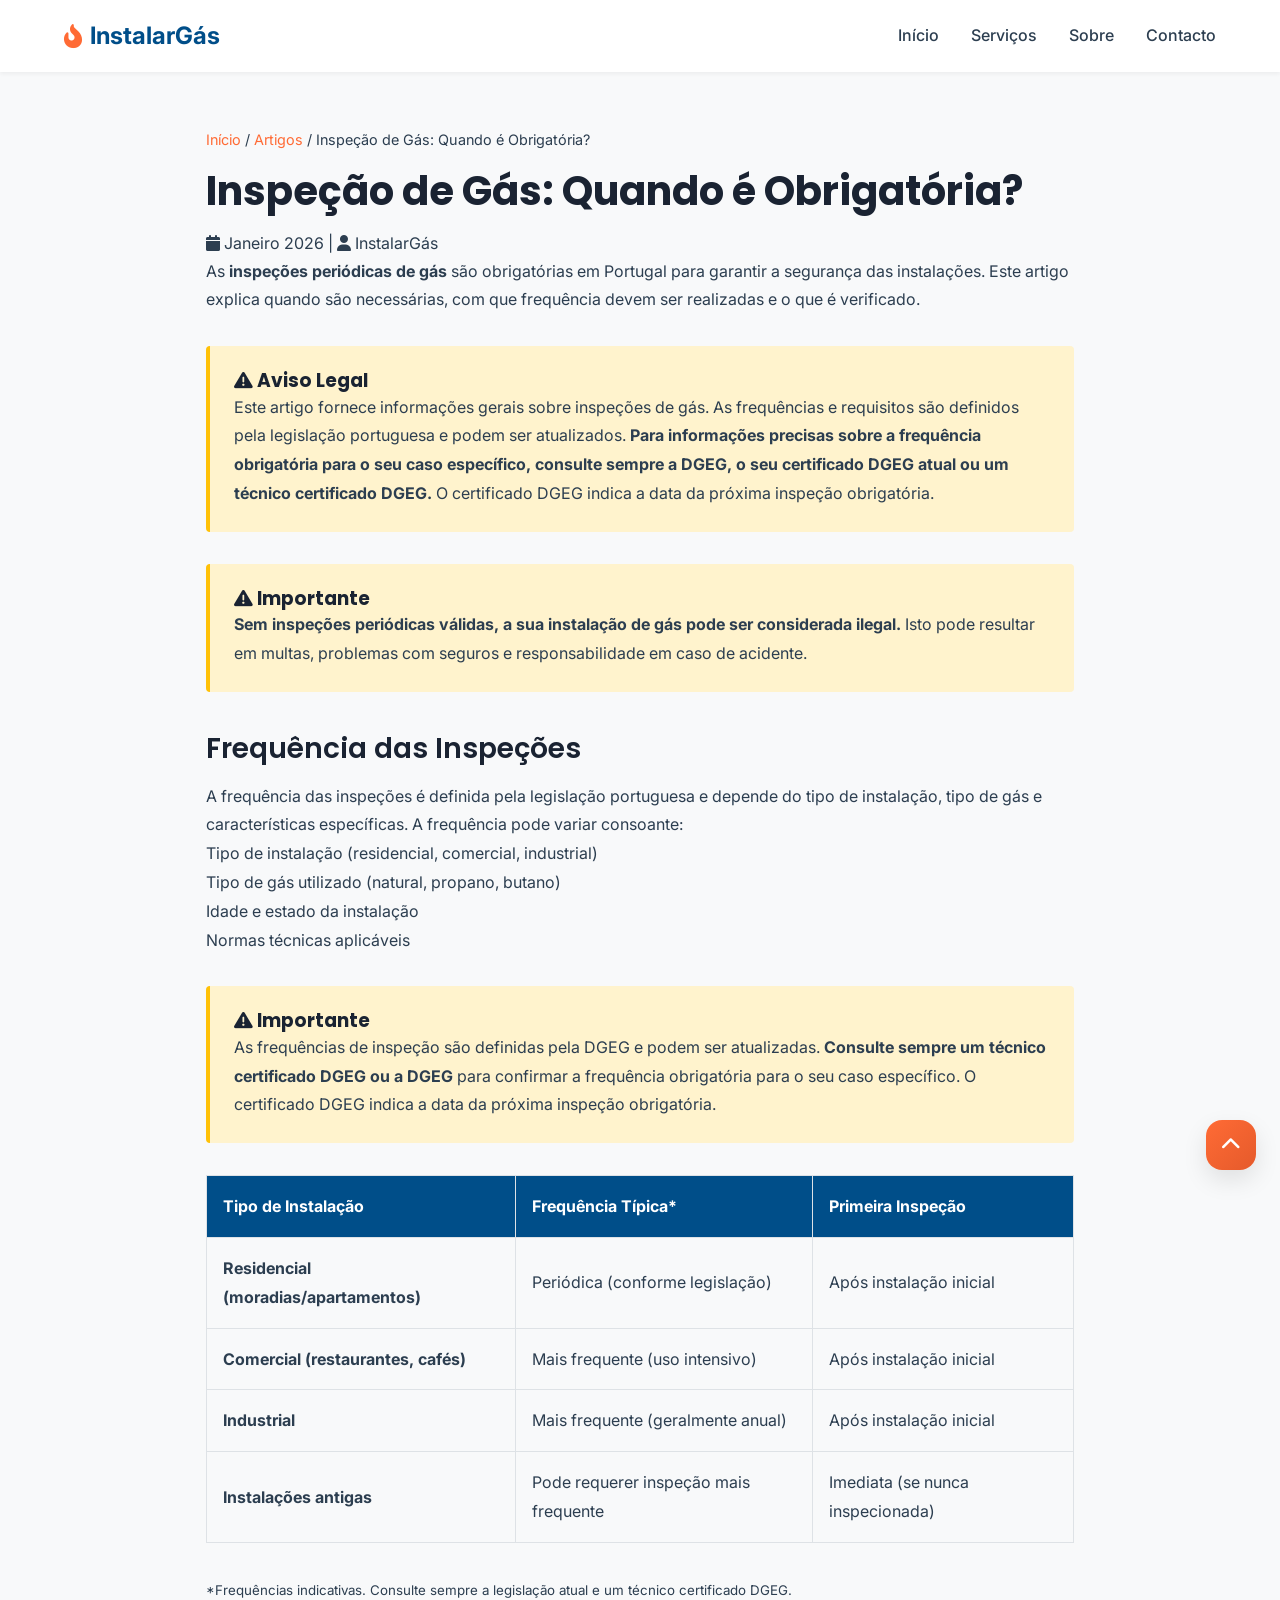
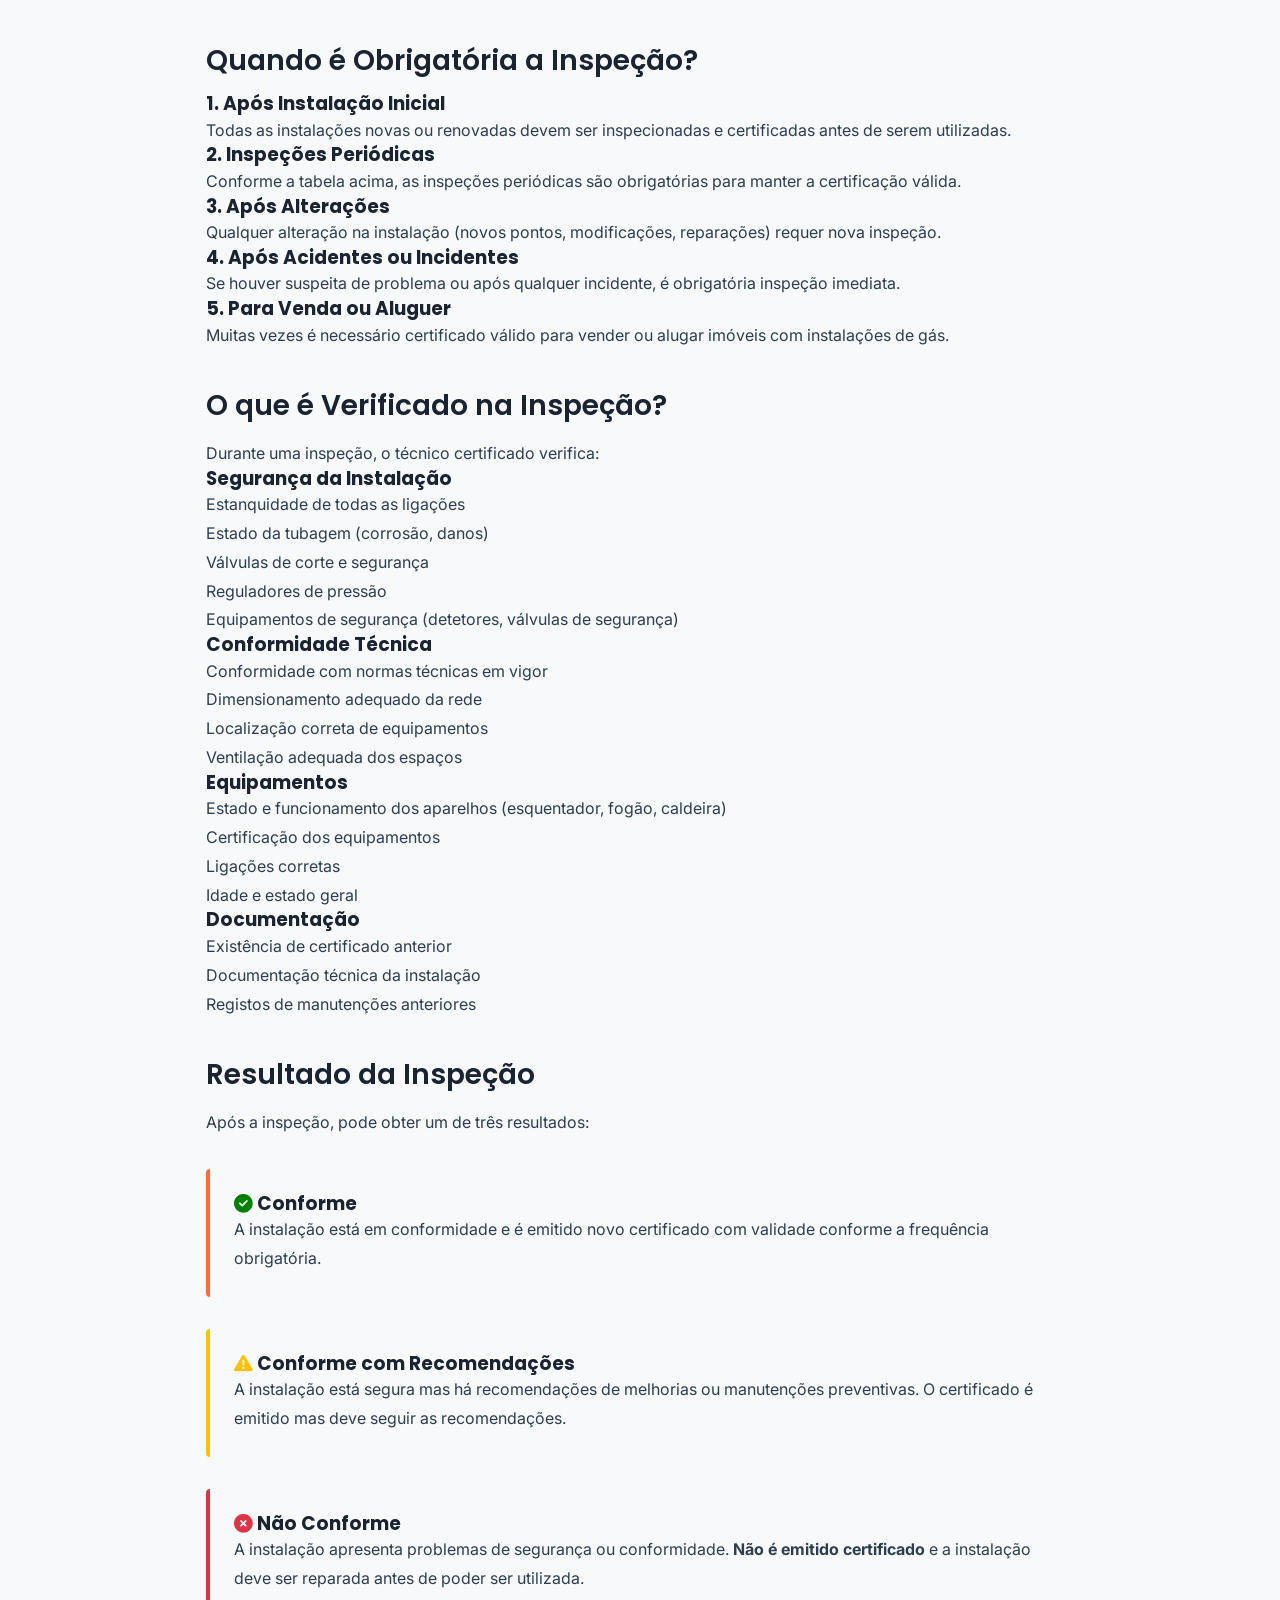
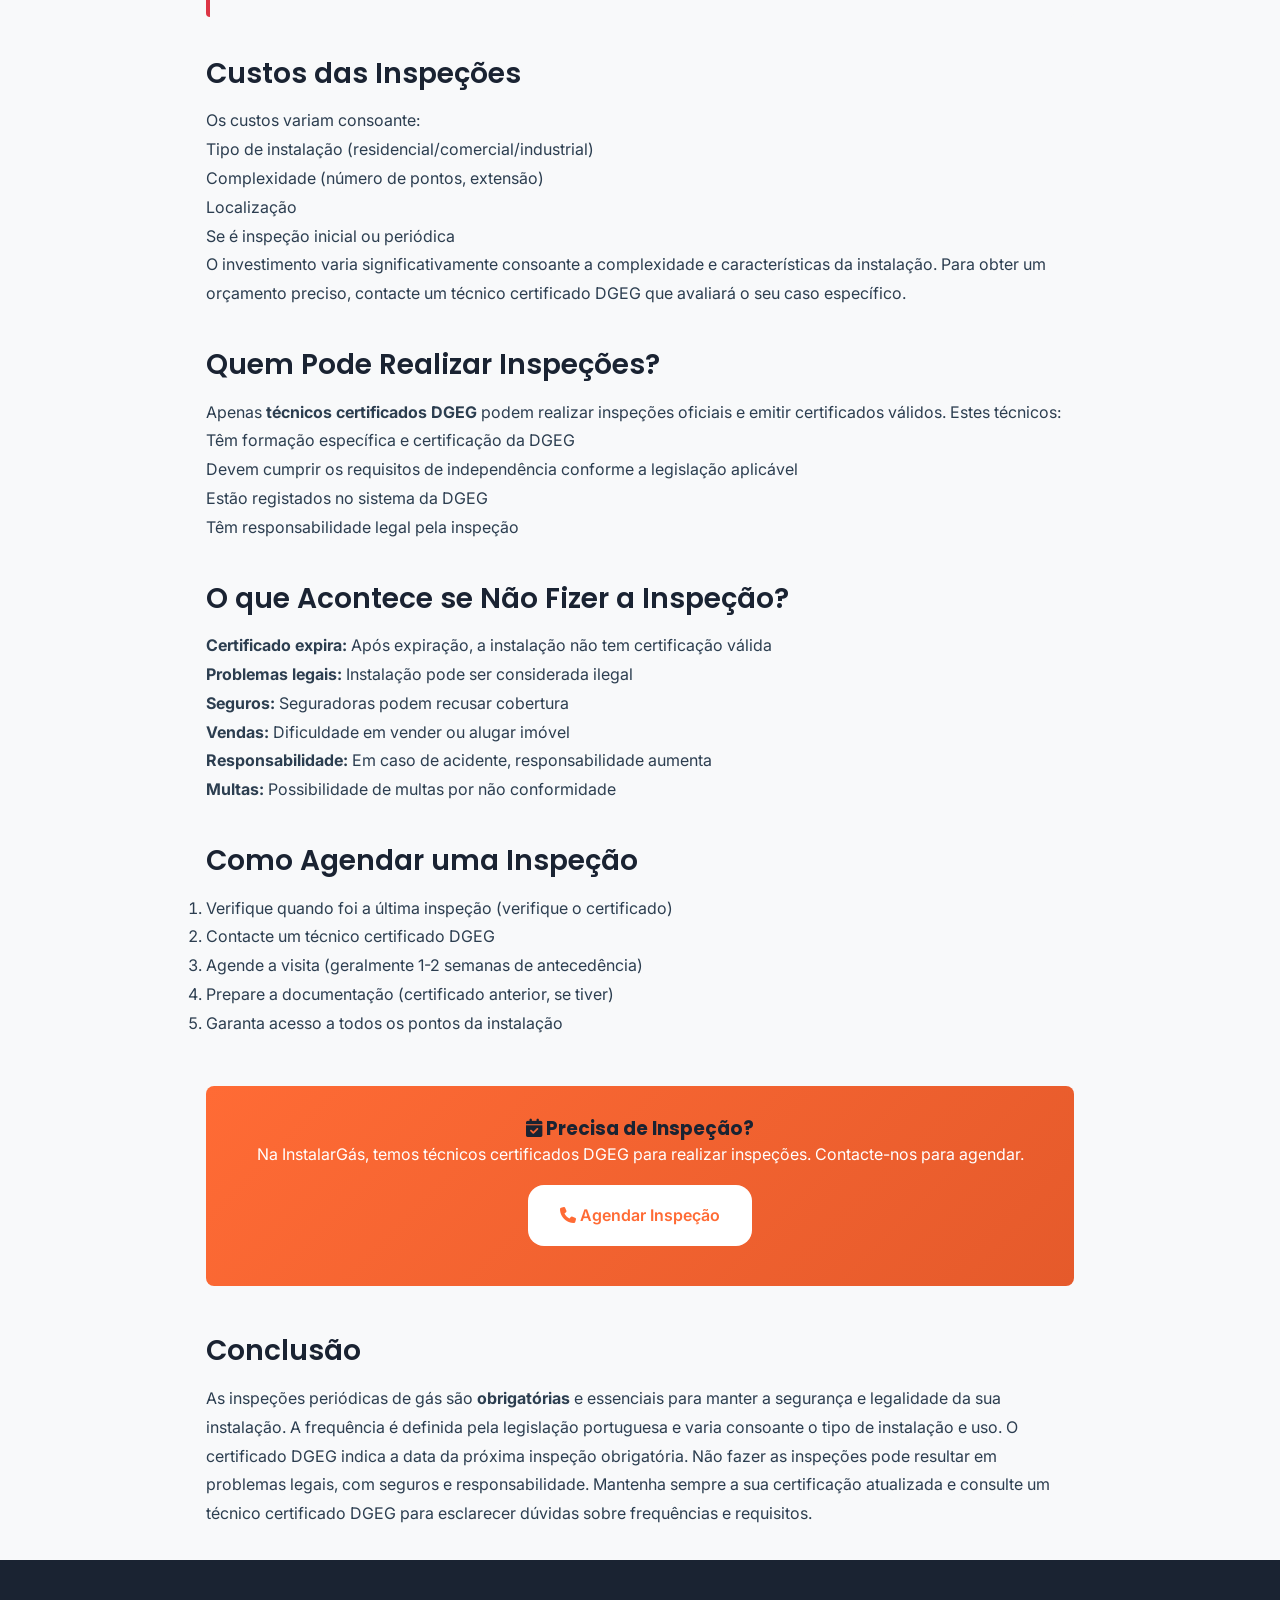
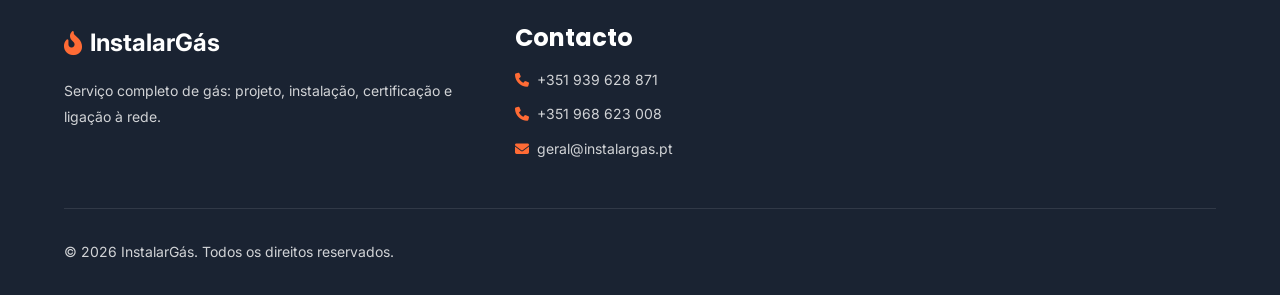
<file: artigos/inspecao-gas-quando-obrigatoria.html>
<!DOCTYPE html>
<html lang="pt-PT">
<head>
    <meta charset="UTF-8">
    <meta name="viewport" content="width=device-width, initial-scale=1.0">
    <script async src="https://www.googletagmanager.com/gtag/js?id=G-53D8249487"></script>
    <script>window.dataLayer = window.dataLayer || []; function gtag(){dataLayer.push(arguments);} gtag('js', new Date()); gtag('config', 'G-53D8249487');</script>
    <title>Inspeção de Gás: Quando é Obrigatória? | Frequência e Custos | InstalarGás</title>
    <meta name="description" content="Descubra quando a inspeção de gás é obrigatória. Frequência, o que é verificado, custos e requisitos legais em Portugal.">
    <meta name="keywords" content="inspeção gás obrigatória, inspeção gás frequência, inspeção gás custo, inspeção periódica gás, certificação gás renovação">
    <link rel="canonical" href="https://instalargas.pt/artigos/inspecao-gas-quando-obrigatoria.html">
    <link rel="stylesheet" href="../css/styles.css">
    <link rel="stylesheet" href="https://cdnjs.cloudflare.com/ajax/libs/font-awesome/6.5.1/css/all.min.css">
    <link href="https://fonts.googleapis.com/css2?family=Inter:wght@300;400;500;600;700;800&family=Poppins:wght@600;700;800&display=swap" rel="stylesheet">
    <style>
        .article-container { max-width: 900px; margin: 0 auto; padding: 2rem 1rem; }
        .article-title { font-size: 2.5rem; font-weight: 700; color: var(--title-color); margin-bottom: 1rem; }
        .article-content { line-height: 1.8; color: var(--text-color); }
        .article-content h2 { font-size: 1.75rem; font-weight: 600; color: var(--title-color); margin-top: 2.5rem; margin-bottom: 1rem; }
        .warning-box { background: #fff3cd; border-left: 4px solid #ffc107; padding: 1.5rem; margin: 2rem 0; border-radius: 4px; }
        .info-box { background: var(--bg-color); border-left: 4px solid var(--primary-color); padding: 1.5rem; margin: 2rem 0; border-radius: 4px; }
        .frequency-table { width: 100%; border-collapse: collapse; margin: 2rem 0; }
        .frequency-table th, .frequency-table td { padding: 1rem; text-align: left; border: 1px solid var(--border-color); }
        .frequency-table th { background: var(--secondary-color); color: white; }
        .cta-box { background: var(--gradient-primary); color: white; padding: 2rem; border-radius: 8px; text-align: center; margin: 3rem 0; }
        .breadcrumb { margin-bottom: 1rem; font-size: 0.9rem; }
        .breadcrumb a { color: var(--primary-color); text-decoration: none; }
    </style>
</head>
<body>
    <header class="header" id="header">
        <nav class="nav container">
            <a href="../index.html" class="nav__logo"><i class="fas fa-fire-flame-curved"></i><span>InstalarGás</span></a>
            <div class="nav__menu" id="nav-menu">
                <ul class="nav__list">
                    <li class="nav__item"><a href="../index.html" class="nav__link">Início</a></li>
                    <li class="nav__item"><a href="../index.html#services" class="nav__link">Serviços</a></li>
                    <li class="nav__item"><a href="../index.html#about" class="nav__link">Sobre</a></li>
                    <li class="nav__item"><a href="../index.html#contact" class="nav__link">Contacto</a></li>
                </ul>
                <div class="nav__close" id="nav-close"><i class="fas fa-times"></i></div>
            </div>
            <div class="nav__toggle" id="nav-toggle"><i class="fas fa-bars"></i></div>
        </nav>
    </header>

    <main class="main" style="padding-top: 6rem;">
        <article class="article-container">
            <div class="breadcrumb"><a href="../index.html">Início</a> / <a href="../index.html#services">Artigos</a> / Inspeção de Gás: Quando é Obrigatória?</div>
            <h1 class="article-title">Inspeção de Gás: Quando é Obrigatória?</h1>
            <div class="article-meta"><i class="fas fa-calendar"></i> Janeiro 2026 | <i class="fas fa-user"></i> InstalarGás</div>
            
            <div class="article-content">
                <p>As <strong>inspeções periódicas de gás</strong> são obrigatórias em Portugal para garantir a segurança das instalações. Este artigo explica quando são necessárias, com que frequência devem ser realizadas e o que é verificado.</p>
                
                <div class="warning-box">
                    <h3><i class="fas fa-exclamation-triangle"></i> Aviso Legal</h3>
                    <p>Este artigo fornece informações gerais sobre inspeções de gás. As frequências e requisitos são definidos pela legislação portuguesa e podem ser atualizados. <strong>Para informações precisas sobre a frequência obrigatória para o seu caso específico, consulte sempre a DGEG, o seu certificado DGEG atual ou um técnico certificado DGEG.</strong> O certificado DGEG indica a data da próxima inspeção obrigatória.</p>
                </div>
                
                <div class="warning-box">
                    <h3><i class="fas fa-exclamation-triangle"></i> Importante</h3>
                    <p><strong>Sem inspeções periódicas válidas, a sua instalação de gás pode ser considerada ilegal.</strong> Isto pode resultar em multas, problemas com seguros e responsabilidade em caso de acidente.</p>
                </div>
                
                <h2>Frequência das Inspeções</h2>
                
                <p>A frequência das inspeções é definida pela legislação portuguesa e depende do tipo de instalação, tipo de gás e características específicas. A frequência pode variar consoante:</p>
                <ul>
                    <li>Tipo de instalação (residencial, comercial, industrial)</li>
                    <li>Tipo de gás utilizado (natural, propano, butano)</li>
                    <li>Idade e estado da instalação</li>
                    <li>Normas técnicas aplicáveis</li>
                </ul>
                
                <div class="warning-box">
                    <h3><i class="fas fa-exclamation-triangle"></i> Importante</h3>
                    <p>As frequências de inspeção são definidas pela DGEG e podem ser atualizadas. <strong>Consulte sempre um técnico certificado DGEG ou a DGEG</strong> para confirmar a frequência obrigatória para o seu caso específico. O certificado DGEG indica a data da próxima inspeção obrigatória.</p>
                </div>
                
                <table class="frequency-table">
                    <thead>
                        <tr>
                            <th>Tipo de Instalação</th>
                            <th>Frequência Típica*</th>
                            <th>Primeira Inspeção</th>
                        </tr>
                    </thead>
                    <tbody>
                        <tr>
                            <td><strong>Residencial (moradias/apartamentos)</strong></td>
                            <td>Periódica (conforme legislação)</td>
                            <td>Após instalação inicial</td>
                        </tr>
                        <tr>
                            <td><strong>Comercial (restaurantes, cafés)</strong></td>
                            <td>Mais frequente (uso intensivo)</td>
                            <td>Após instalação inicial</td>
                        </tr>
                        <tr>
                            <td><strong>Industrial</strong></td>
                            <td>Mais frequente (geralmente anual)</td>
                            <td>Após instalação inicial</td>
                        </tr>
                        <tr>
                            <td><strong>Instalações antigas</strong></td>
                            <td>Pode requerer inspeção mais frequente</td>
                            <td>Imediata (se nunca inspecionada)</td>
                        </tr>
                    </tbody>
                </table>
                <p><small>*Frequências indicativas. Consulte sempre a legislação atual e um técnico certificado DGEG.</small></p>
                
                <h2>Quando é Obrigatória a Inspeção?</h2>
                
                <h3>1. Após Instalação Inicial</h3>
                <p>Todas as instalações novas ou renovadas devem ser inspecionadas e certificadas antes de serem utilizadas.</p>
                
                <h3>2. Inspeções Periódicas</h3>
                <p>Conforme a tabela acima, as inspeções periódicas são obrigatórias para manter a certificação válida.</p>
                
                <h3>3. Após Alterações</h3>
                <p>Qualquer alteração na instalação (novos pontos, modificações, reparações) requer nova inspeção.</p>
                
                <h3>4. Após Acidentes ou Incidentes</h3>
                <p>Se houver suspeita de problema ou após qualquer incidente, é obrigatória inspeção imediata.</p>
                
                <h3>5. Para Venda ou Aluguer</h3>
                <p>Muitas vezes é necessário certificado válido para vender ou alugar imóveis com instalações de gás.</p>
                
                <h2>O que é Verificado na Inspeção?</h2>
                
                <p>Durante uma inspeção, o técnico certificado verifica:</p>
                
                <h3>Segurança da Instalação</h3>
                <ul>
                    <li>Estanquidade de todas as ligações</li>
                    <li>Estado da tubagem (corrosão, danos)</li>
                    <li>Válvulas de corte e segurança</li>
                    <li>Reguladores de pressão</li>
                    <li>Equipamentos de segurança (detetores, válvulas de segurança)</li>
                </ul>
                
                <h3>Conformidade Técnica</h3>
                <ul>
                    <li>Conformidade com normas técnicas em vigor</li>
                    <li>Dimensionamento adequado da rede</li>
                    <li>Localização correta de equipamentos</li>
                    <li>Ventilação adequada dos espaços</li>
                </ul>
                
                <h3>Equipamentos</h3>
                <ul>
                    <li>Estado e funcionamento dos aparelhos (esquentador, fogão, caldeira)</li>
                    <li>Certificação dos equipamentos</li>
                    <li>Ligações corretas</li>
                    <li>Idade e estado geral</li>
                </ul>
                
                <h3>Documentação</h3>
                <ul>
                    <li>Existência de certificado anterior</li>
                    <li>Documentação técnica da instalação</li>
                    <li>Registos de manutenções anteriores</li>
                </ul>
                
                <h2>Resultado da Inspeção</h2>
                
                <p>Após a inspeção, pode obter um de três resultados:</p>
                
                <div class="info-box">
                    <h3><i class="fas fa-check-circle" style="color: green;"></i> Conforme</h3>
                    <p>A instalação está em conformidade e é emitido novo certificado com validade conforme a frequência obrigatória.</p>
                </div>
                
                <div class="info-box" style="border-left-color: #ffc107;">
                    <h3><i class="fas fa-exclamation-triangle" style="color: #ffc107;"></i> Conforme com Recomendações</h3>
                    <p>A instalação está segura mas há recomendações de melhorias ou manutenções preventivas. O certificado é emitido mas deve seguir as recomendações.</p>
                </div>
                
                <div class="info-box" style="border-left-color: #dc3545;">
                    <h3><i class="fas fa-times-circle" style="color: #dc3545;"></i> Não Conforme</h3>
                    <p>A instalação apresenta problemas de segurança ou conformidade. <strong>Não é emitido certificado</strong> e a instalação deve ser reparada antes de poder ser utilizada.</p>
                </div>
                
                <h2>Custos das Inspeções</h2>
                
                <p>Os custos variam consoante:</p>
                <ul>
                    <li>Tipo de instalação (residencial/comercial/industrial)</li>
                    <li>Complexidade (número de pontos, extensão)</li>
                    <li>Localização</li>
                    <li>Se é inspeção inicial ou periódica</li>
                </ul>
                
                <p>O investimento varia significativamente consoante a complexidade e características da instalação. Para obter um orçamento preciso, contacte um técnico certificado DGEG que avaliará o seu caso específico.</p>
                
                <h2>Quem Pode Realizar Inspeções?</h2>
                
                <p>Apenas <strong>técnicos certificados DGEG</strong> podem realizar inspeções oficiais e emitir certificados válidos. Estes técnicos:</p>
                <ul>
                    <li>Têm formação específica e certificação da DGEG</li>
                    <li>Devem cumprir os requisitos de independência conforme a legislação aplicável</li>
                    <li>Estão registados no sistema da DGEG</li>
                    <li>Têm responsabilidade legal pela inspeção</li>
                </ul>
                
                <h2>O que Acontece se Não Fizer a Inspeção?</h2>
                
                <ul>
                    <li><strong>Certificado expira:</strong> Após expiração, a instalação não tem certificação válida</li>
                    <li><strong>Problemas legais:</strong> Instalação pode ser considerada ilegal</li>
                    <li><strong>Seguros:</strong> Seguradoras podem recusar cobertura</li>
                    <li><strong>Vendas:</strong> Dificuldade em vender ou alugar imóvel</li>
                    <li><strong>Responsabilidade:</strong> Em caso de acidente, responsabilidade aumenta</li>
                    <li><strong>Multas:</strong> Possibilidade de multas por não conformidade</li>
                </ul>
                
                <h2>Como Agendar uma Inspeção</h2>
                
                <ol>
                    <li>Verifique quando foi a última inspeção (verifique o certificado)</li>
                    <li>Contacte um técnico certificado DGEG</li>
                    <li>Agende a visita (geralmente 1-2 semanas de antecedência)</li>
                    <li>Prepare a documentação (certificado anterior, se tiver)</li>
                    <li>Garanta acesso a todos os pontos da instalação</li>
                </ol>
                
                <div class="cta-box">
                    <h3><i class="fas fa-calendar-check"></i> Precisa de Inspeção?</h3>
                    <p>Na InstalarGás, temos técnicos certificados DGEG para realizar inspeções. Contacte-nos para agendar.</p>
                    <a href="../index.html#contact" class="button button__light" style="margin-top: 1rem; display: inline-block;">
                        <i class="fas fa-phone"></i> Agendar Inspeção
                    </a>
                </div>
                
                <h2>Conclusão</h2>
                <p>As inspeções periódicas de gás são <strong>obrigatórias</strong> e essenciais para manter a segurança e legalidade da sua instalação. A frequência é definida pela legislação portuguesa e varia consoante o tipo de instalação e uso. O certificado DGEG indica a data da próxima inspeção obrigatória. Não fazer as inspeções pode resultar em problemas legais, com seguros e responsabilidade. Mantenha sempre a sua certificação atualizada e consulte um técnico certificado DGEG para esclarecer dúvidas sobre frequências e requisitos.</p>
            </div>
        </article>
    </main>

    <footer class="footer">
        <div class="container">
            <div class="footer__container">
                <div class="footer__content">
                    <a href="../index.html" class="footer__logo"><i class="fas fa-fire-flame-curved"></i><span>InstalarGás</span></a>
                    <p class="footer__description">Serviço completo de gás: projeto, instalação, certificação e ligação à rede.</p>
                </div>
                <div class="footer__content">
                    <h3 class="footer__title">Contacto</h3>
                    <ul class="footer__links">
                        <li><i class="fas fa-phone"></i> <a href="tel:+351939628871" class="footer__link">+351 939 628 871</a></li>
                        <li><i class="fas fa-phone"></i> <a href="tel:+351968623008" class="footer__link">+351 968 623 008</a></li>
                        <li><i class="fas fa-envelope"></i> <a href="mailto:geral@instalargas.pt" class="footer__link">geral@instalargas.pt</a></li>
                    </ul>
                </div>
            </div>
            <div class="footer__bottom"><p class="footer__copy">&copy; 2026 InstalarGás. Todos os direitos reservados.</p></div>
        </div>
    </footer>
    <a href="#header" class="scrollup" id="scroll-up"><i class="fas fa-chevron-up"></i></a>
    <script src="../js/main.js"></script>
</body>
</html>
</file>
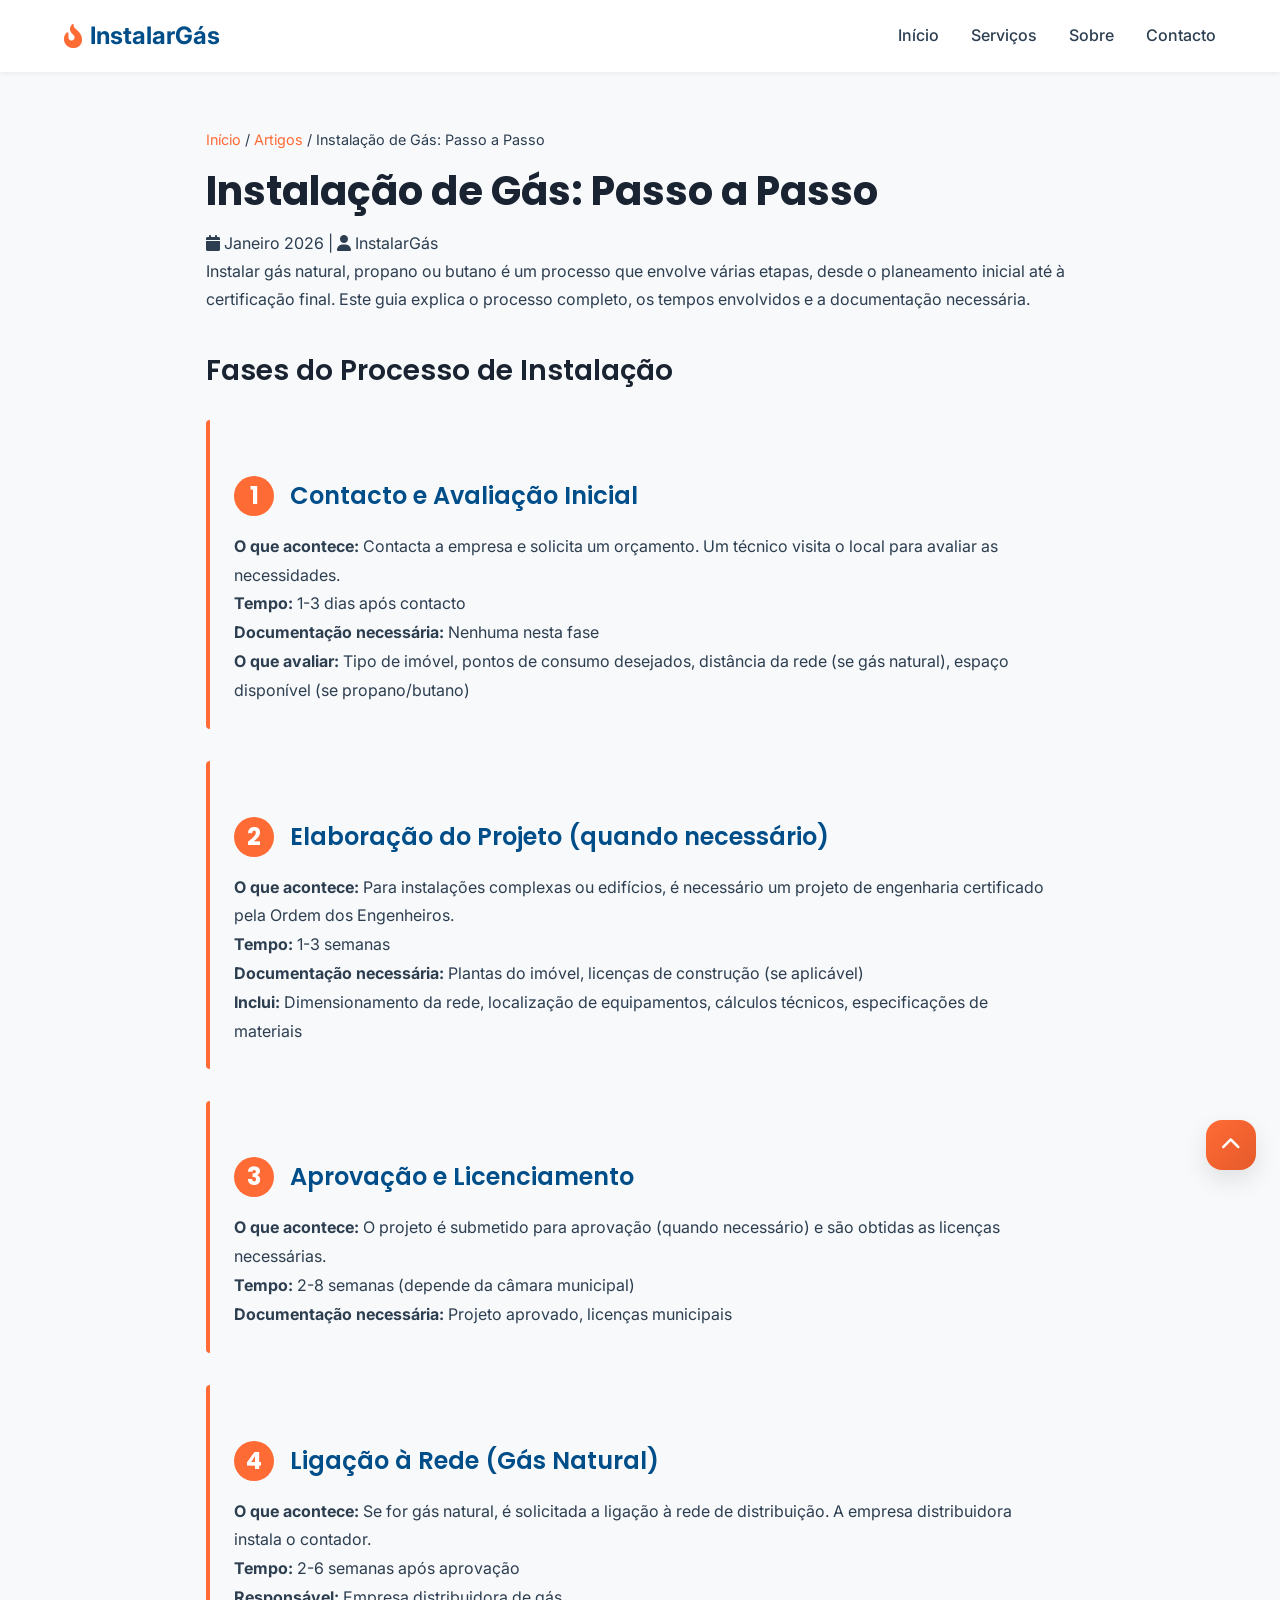
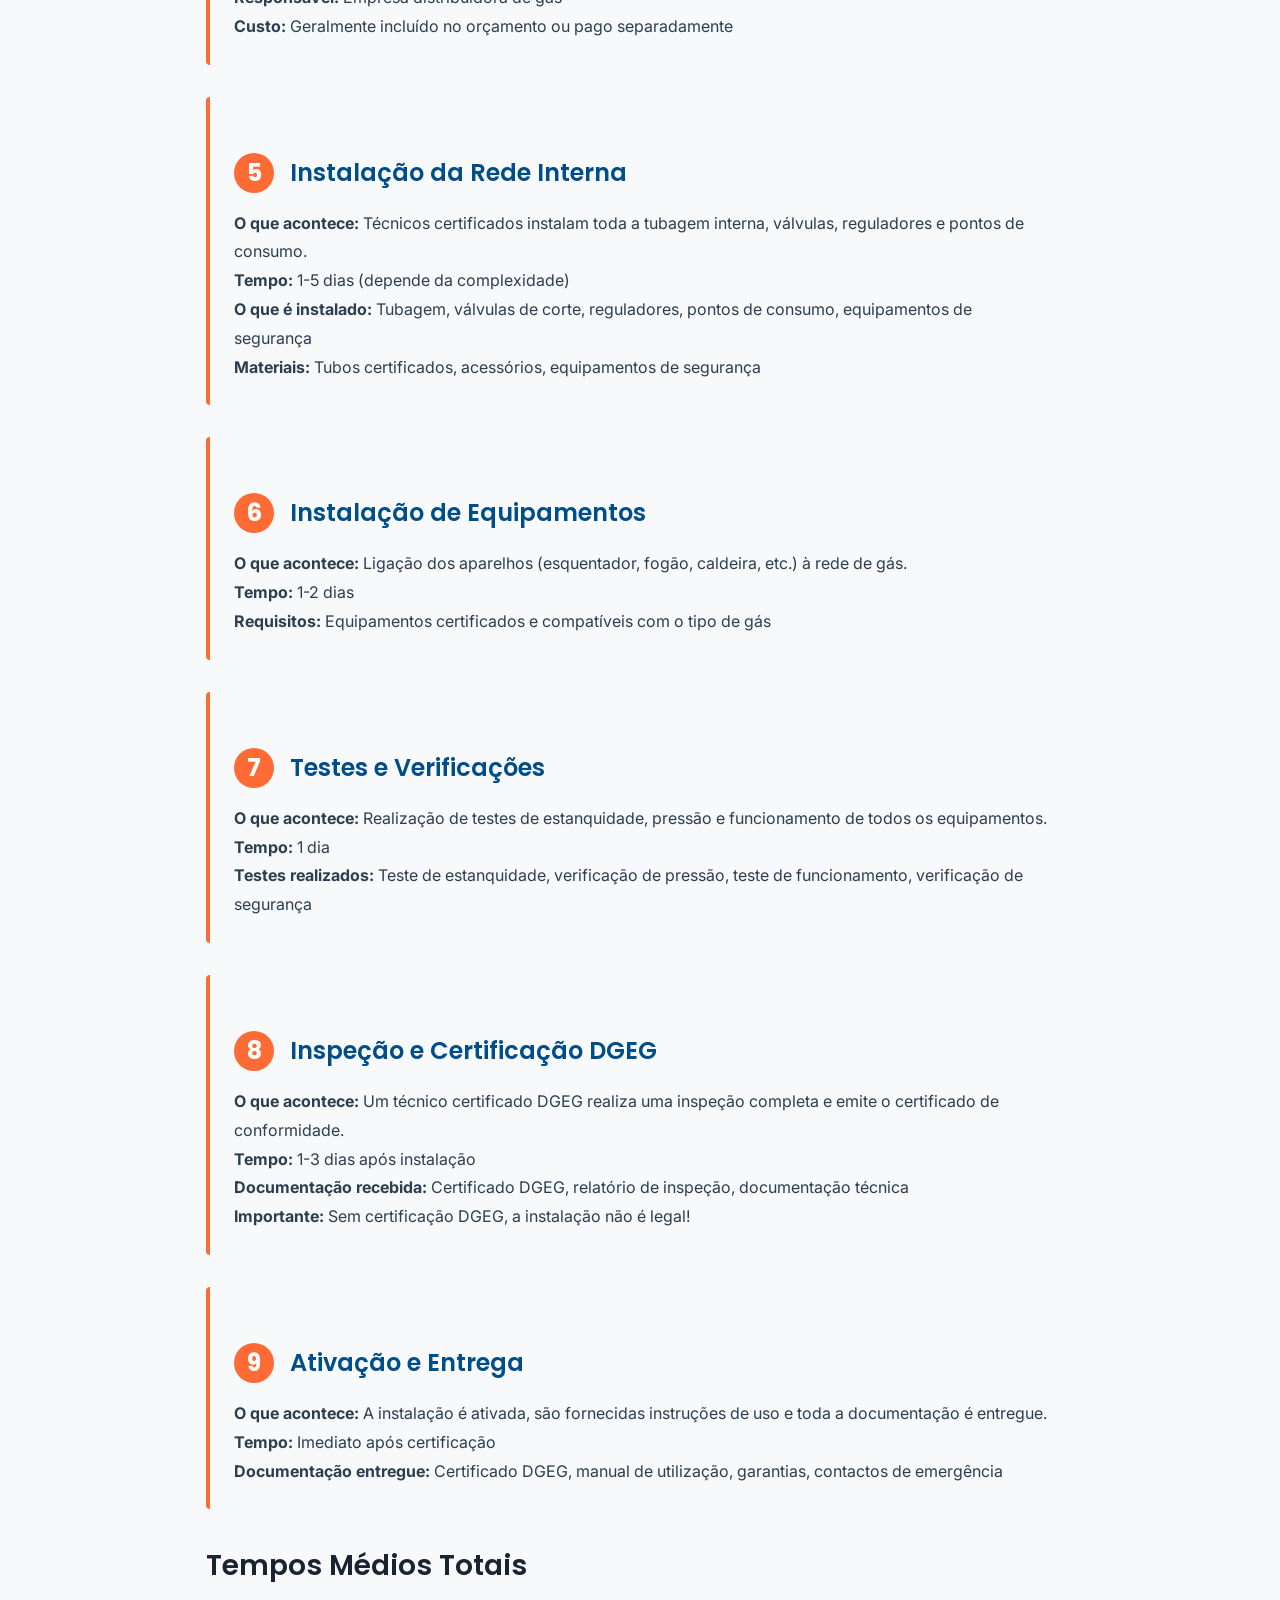
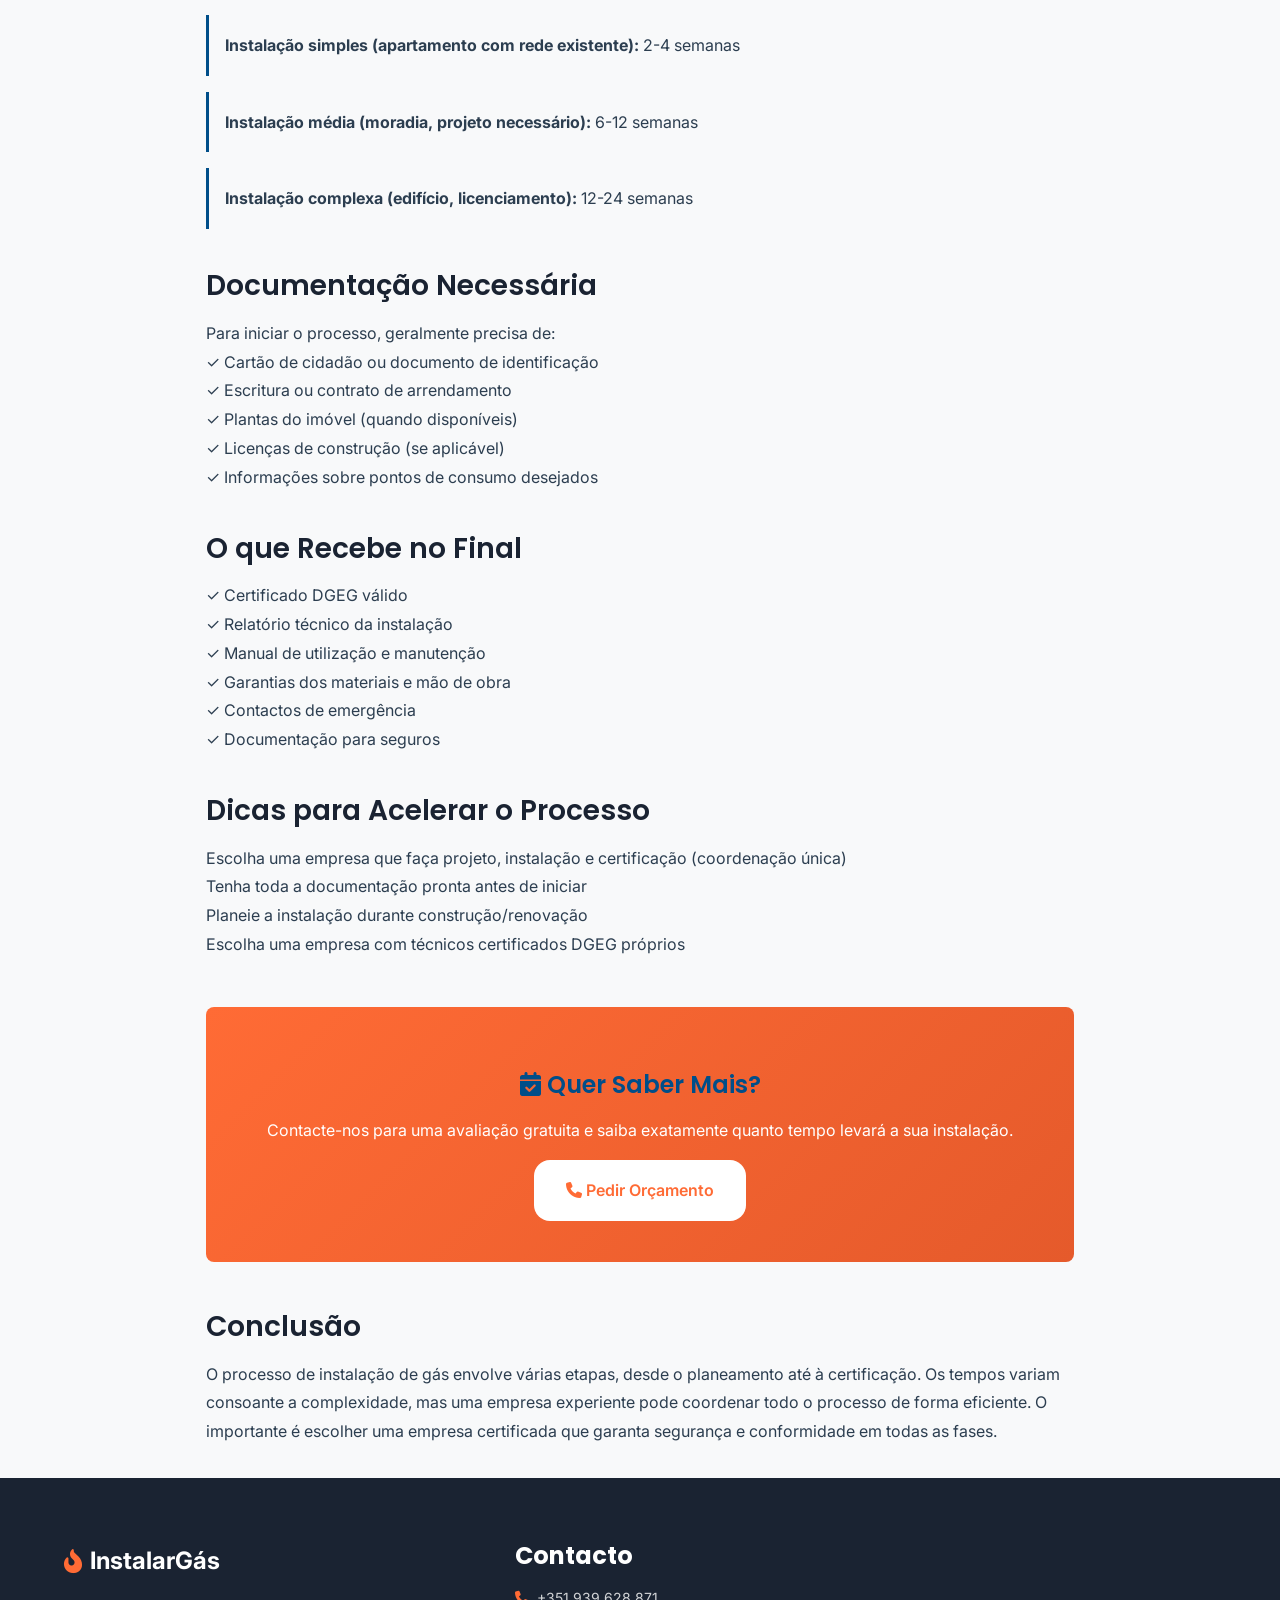
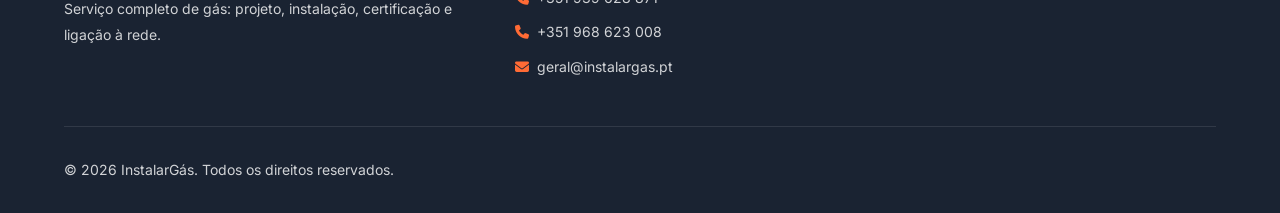
<file: artigos/instalacao-gas-passo-a-passo.html>
<!DOCTYPE html>
<html lang="pt-PT">
<head>
    <meta charset="UTF-8">
    <meta name="viewport" content="width=device-width, initial-scale=1.0">
    <script async src="https://www.googletagmanager.com/gtag/js?id=G-53D8249487"></script>
    <script>window.dataLayer = window.dataLayer || []; function gtag(){dataLayer.push(arguments);} gtag('js', new Date()); gtag('config', 'G-53D8249487');</script>
    <title>Instalação de Gás: Passo a Passo | Processo Completo | InstalarGás</title>
    <meta name="description" content="Guia completo do processo de instalação de gás: do projeto à certificação. Tempos médios, documentação necessária e o que esperar em cada fase.">
    <meta name="keywords" content="instalação gás passo a passo, processo instalação gás, projeto gás, certificação gás, instalação gás tempo, documentação gás">
    <link rel="canonical" href="https://instalargas.pt/artigos/instalacao-gas-passo-a-passo.html">
    <link rel="stylesheet" href="../css/styles.css">
    <link rel="stylesheet" href="https://cdnjs.cloudflare.com/ajax/libs/font-awesome/6.5.1/css/all.min.css">
    <link href="https://fonts.googleapis.com/css2?family=Inter:wght@300;400;500;600;700;800&family=Poppins:wght@600;700;800&display=swap" rel="stylesheet">
    <style>
        .article-container { max-width: 900px; margin: 0 auto; padding: 2rem 1rem; }
        .article-title { font-size: 2.5rem; font-weight: 700; color: var(--title-color); margin-bottom: 1rem; }
        .article-content { line-height: 1.8; color: var(--text-color); }
        .article-content h2 { font-size: 1.75rem; font-weight: 600; color: var(--title-color); margin-top: 2.5rem; margin-bottom: 1rem; }
        .article-content h3 { font-size: 1.5rem; font-weight: 600; color: var(--secondary-color); margin-top: 2rem; margin-bottom: 1rem; }
        .step-box { background: var(--bg-color); border-left: 4px solid var(--primary-color); padding: 1.5rem; margin: 2rem 0; border-radius: 4px; }
        .step-number { display: inline-block; background: var(--primary-color); color: white; width: 2.5rem; height: 2.5rem; border-radius: 50%; text-align: center; line-height: 2.5rem; font-weight: 700; margin-right: 1rem; }
        .timeline { margin: 2rem 0; }
        .timeline-item { padding: 1rem; border-left: 3px solid var(--secondary-color); margin-bottom: 1rem; background: var(--bg-color); }
        .cta-box { background: var(--gradient-primary); color: white; padding: 2rem; border-radius: 8px; text-align: center; margin: 3rem 0; }
        .breadcrumb { margin-bottom: 1rem; font-size: 0.9rem; }
        .breadcrumb a { color: var(--primary-color); text-decoration: none; }
    </style>
</head>
<body>
    <header class="header" id="header">
        <nav class="nav container">
            <a href="../index.html" class="nav__logo"><i class="fas fa-fire-flame-curved"></i><span>InstalarGás</span></a>
            <div class="nav__menu" id="nav-menu">
                <ul class="nav__list">
                    <li class="nav__item"><a href="../index.html" class="nav__link">Início</a></li>
                    <li class="nav__item"><a href="../index.html#services" class="nav__link">Serviços</a></li>
                    <li class="nav__item"><a href="../index.html#about" class="nav__link">Sobre</a></li>
                    <li class="nav__item"><a href="../index.html#contact" class="nav__link">Contacto</a></li>
                </ul>
                <div class="nav__close" id="nav-close"><i class="fas fa-times"></i></div>
            </div>
            <div class="nav__toggle" id="nav-toggle"><i class="fas fa-bars"></i></div>
        </nav>
    </header>

    <main class="main" style="padding-top: 6rem;">
        <article class="article-container">
            <div class="breadcrumb"><a href="../index.html">Início</a> / <a href="../index.html#services">Artigos</a> / Instalação de Gás: Passo a Passo</div>
            <h1 class="article-title">Instalação de Gás: Passo a Passo</h1>
            <div class="article-meta"><i class="fas fa-calendar"></i> Janeiro 2026 | <i class="fas fa-user"></i> InstalarGás</div>
            
            <div class="article-content">
                <p>Instalar gás natural, propano ou butano é um processo que envolve várias etapas, desde o planeamento inicial até à certificação final. Este guia explica o processo completo, os tempos envolvidos e a documentação necessária.</p>
                
                <h2>Fases do Processo de Instalação</h2>
                
                <div class="step-box">
                    <h3><span class="step-number">1</span>Contacto e Avaliação Inicial</h3>
                    <p><strong>O que acontece:</strong> Contacta a empresa e solicita um orçamento. Um técnico visita o local para avaliar as necessidades.</p>
                    <p><strong>Tempo:</strong> 1-3 dias após contacto</p>
                    <p><strong>Documentação necessária:</strong> Nenhuma nesta fase</p>
                    <p><strong>O que avaliar:</strong> Tipo de imóvel, pontos de consumo desejados, distância da rede (se gás natural), espaço disponível (se propano/butano)</p>
                </div>
                
                <div class="step-box">
                    <h3><span class="step-number">2</span>Elaboração do Projeto (quando necessário)</h3>
                    <p><strong>O que acontece:</strong> Para instalações complexas ou edifícios, é necessário um projeto de engenharia certificado pela Ordem dos Engenheiros.</p>
                    <p><strong>Tempo:</strong> 1-3 semanas</p>
                    <p><strong>Documentação necessária:</strong> Plantas do imóvel, licenças de construção (se aplicável)</p>
                    <p><strong>Inclui:</strong> Dimensionamento da rede, localização de equipamentos, cálculos técnicos, especificações de materiais</p>
                </div>
                
                <div class="step-box">
                    <h3><span class="step-number">3</span>Aprovação e Licenciamento</h3>
                    <p><strong>O que acontece:</strong> O projeto é submetido para aprovação (quando necessário) e são obtidas as licenças necessárias.</p>
                    <p><strong>Tempo:</strong> 2-8 semanas (depende da câmara municipal)</p>
                    <p><strong>Documentação necessária:</strong> Projeto aprovado, licenças municipais</p>
                </div>
                
                <div class="step-box">
                    <h3><span class="step-number">4</span>Ligação à Rede (Gás Natural)</h3>
                    <p><strong>O que acontece:</strong> Se for gás natural, é solicitada a ligação à rede de distribuição. A empresa distribuidora instala o contador.</p>
                    <p><strong>Tempo:</strong> 2-6 semanas após aprovação</p>
                    <p><strong>Responsável:</strong> Empresa distribuidora de gás</p>
                    <p><strong>Custo:</strong> Geralmente incluído no orçamento ou pago separadamente</p>
                </div>
                
                <div class="step-box">
                    <h3><span class="step-number">5</span>Instalação da Rede Interna</h3>
                    <p><strong>O que acontece:</strong> Técnicos certificados instalam toda a tubagem interna, válvulas, reguladores e pontos de consumo.</p>
                    <p><strong>Tempo:</strong> 1-5 dias (depende da complexidade)</p>
                    <p><strong>O que é instalado:</strong> Tubagem, válvulas de corte, reguladores, pontos de consumo, equipamentos de segurança</p>
                    <p><strong>Materiais:</strong> Tubos certificados, acessórios, equipamentos de segurança</p>
                </div>
                
                <div class="step-box">
                    <h3><span class="step-number">6</span>Instalação de Equipamentos</h3>
                    <p><strong>O que acontece:</strong> Ligação dos aparelhos (esquentador, fogão, caldeira, etc.) à rede de gás.</p>
                    <p><strong>Tempo:</strong> 1-2 dias</p>
                    <p><strong>Requisitos:</strong> Equipamentos certificados e compatíveis com o tipo de gás</p>
                </div>
                
                <div class="step-box">
                    <h3><span class="step-number">7</span>Testes e Verificações</h3>
                    <p><strong>O que acontece:</strong> Realização de testes de estanquidade, pressão e funcionamento de todos os equipamentos.</p>
                    <p><strong>Tempo:</strong> 1 dia</p>
                    <p><strong>Testes realizados:</strong> Teste de estanquidade, verificação de pressão, teste de funcionamento, verificação de segurança</p>
                </div>
                
                <div class="step-box">
                    <h3><span class="step-number">8</span>Inspeção e Certificação DGEG</h3>
                    <p><strong>O que acontece:</strong> Um técnico certificado DGEG realiza uma inspeção completa e emite o certificado de conformidade.</p>
                    <p><strong>Tempo:</strong> 1-3 dias após instalação</p>
                    <p><strong>Documentação recebida:</strong> Certificado DGEG, relatório de inspeção, documentação técnica</p>
                    <p><strong>Importante:</strong> Sem certificação DGEG, a instalação não é legal!</p>
                </div>
                
                <div class="step-box">
                    <h3><span class="step-number">9</span>Ativação e Entrega</h3>
                    <p><strong>O que acontece:</strong> A instalação é ativada, são fornecidas instruções de uso e toda a documentação é entregue.</p>
                    <p><strong>Tempo:</strong> Imediato após certificação</p>
                    <p><strong>Documentação entregue:</strong> Certificado DGEG, manual de utilização, garantias, contactos de emergência</p>
                </div>
                
                <h2>Tempos Médios Totais</h2>
                <div class="timeline">
                    <div class="timeline-item">
                        <strong>Instalação simples (apartamento com rede existente):</strong> 2-4 semanas
                    </div>
                    <div class="timeline-item">
                        <strong>Instalação média (moradia, projeto necessário):</strong> 6-12 semanas
                    </div>
                    <div class="timeline-item">
                        <strong>Instalação complexa (edifício, licenciamento):</strong> 12-24 semanas
                    </div>
                </div>
                
                <h2>Documentação Necessária</h2>
                <p>Para iniciar o processo, geralmente precisa de:</p>
                <ul>
                    <li>✓ Cartão de cidadão ou documento de identificação</li>
                    <li>✓ Escritura ou contrato de arrendamento</li>
                    <li>✓ Plantas do imóvel (quando disponíveis)</li>
                    <li>✓ Licenças de construção (se aplicável)</li>
                    <li>✓ Informações sobre pontos de consumo desejados</li>
                </ul>
                
                <h2>O que Recebe no Final</h2>
                <ul>
                    <li>✓ Certificado DGEG válido</li>
                    <li>✓ Relatório técnico da instalação</li>
                    <li>✓ Manual de utilização e manutenção</li>
                    <li>✓ Garantias dos materiais e mão de obra</li>
                    <li>✓ Contactos de emergência</li>
                    <li>✓ Documentação para seguros</li>
                </ul>
                
                <h2>Dicas para Acelerar o Processo</h2>
                <ul>
                    <li>Escolha uma empresa que faça projeto, instalação e certificação (coordenação única)</li>
                    <li>Tenha toda a documentação pronta antes de iniciar</li>
                    <li>Planeie a instalação durante construção/renovação</li>
                    <li>Escolha uma empresa com técnicos certificados DGEG próprios</li>
                </ul>
                
                <div class="cta-box">
                    <h3><i class="fas fa-calendar-check"></i> Quer Saber Mais?</h3>
                    <p>Contacte-nos para uma avaliação gratuita e saiba exatamente quanto tempo levará a sua instalação.</p>
                    <a href="../index.html#contact" class="button button__light" style="margin-top: 1rem; display: inline-block;">
                        <i class="fas fa-phone"></i> Pedir Orçamento
                    </a>
                </div>
                
                <h2>Conclusão</h2>
                <p>O processo de instalação de gás envolve várias etapas, desde o planeamento até à certificação. Os tempos variam consoante a complexidade, mas uma empresa experiente pode coordenar todo o processo de forma eficiente. O importante é escolher uma empresa certificada que garanta segurança e conformidade em todas as fases.</p>
            </div>
        </article>
    </main>

    <footer class="footer">
        <div class="container">
            <div class="footer__container">
                <div class="footer__content">
                    <a href="../index.html" class="footer__logo"><i class="fas fa-fire-flame-curved"></i><span>InstalarGás</span></a>
                    <p class="footer__description">Serviço completo de gás: projeto, instalação, certificação e ligação à rede.</p>
                </div>
                <div class="footer__content">
                    <h3 class="footer__title">Contacto</h3>
                    <ul class="footer__links">
                        <li><i class="fas fa-phone"></i> <a href="tel:+351939628871" class="footer__link">+351 939 628 871</a></li>
                        <li><i class="fas fa-phone"></i> <a href="tel:+351968623008" class="footer__link">+351 968 623 008</a></li>
                        <li><i class="fas fa-envelope"></i> <a href="mailto:geral@instalargas.pt" class="footer__link">geral@instalargas.pt</a></li>
                    </ul>
                </div>
            </div>
            <div class="footer__bottom"><p class="footer__copy">&copy; 2026 InstalarGás. Todos os direitos reservados.</p></div>
        </div>
    </footer>
    <a href="#header" class="scrollup" id="scroll-up"><i class="fas fa-chevron-up"></i></a>
    <script src="../js/main.js"></script>
</body>
</html>
</file>
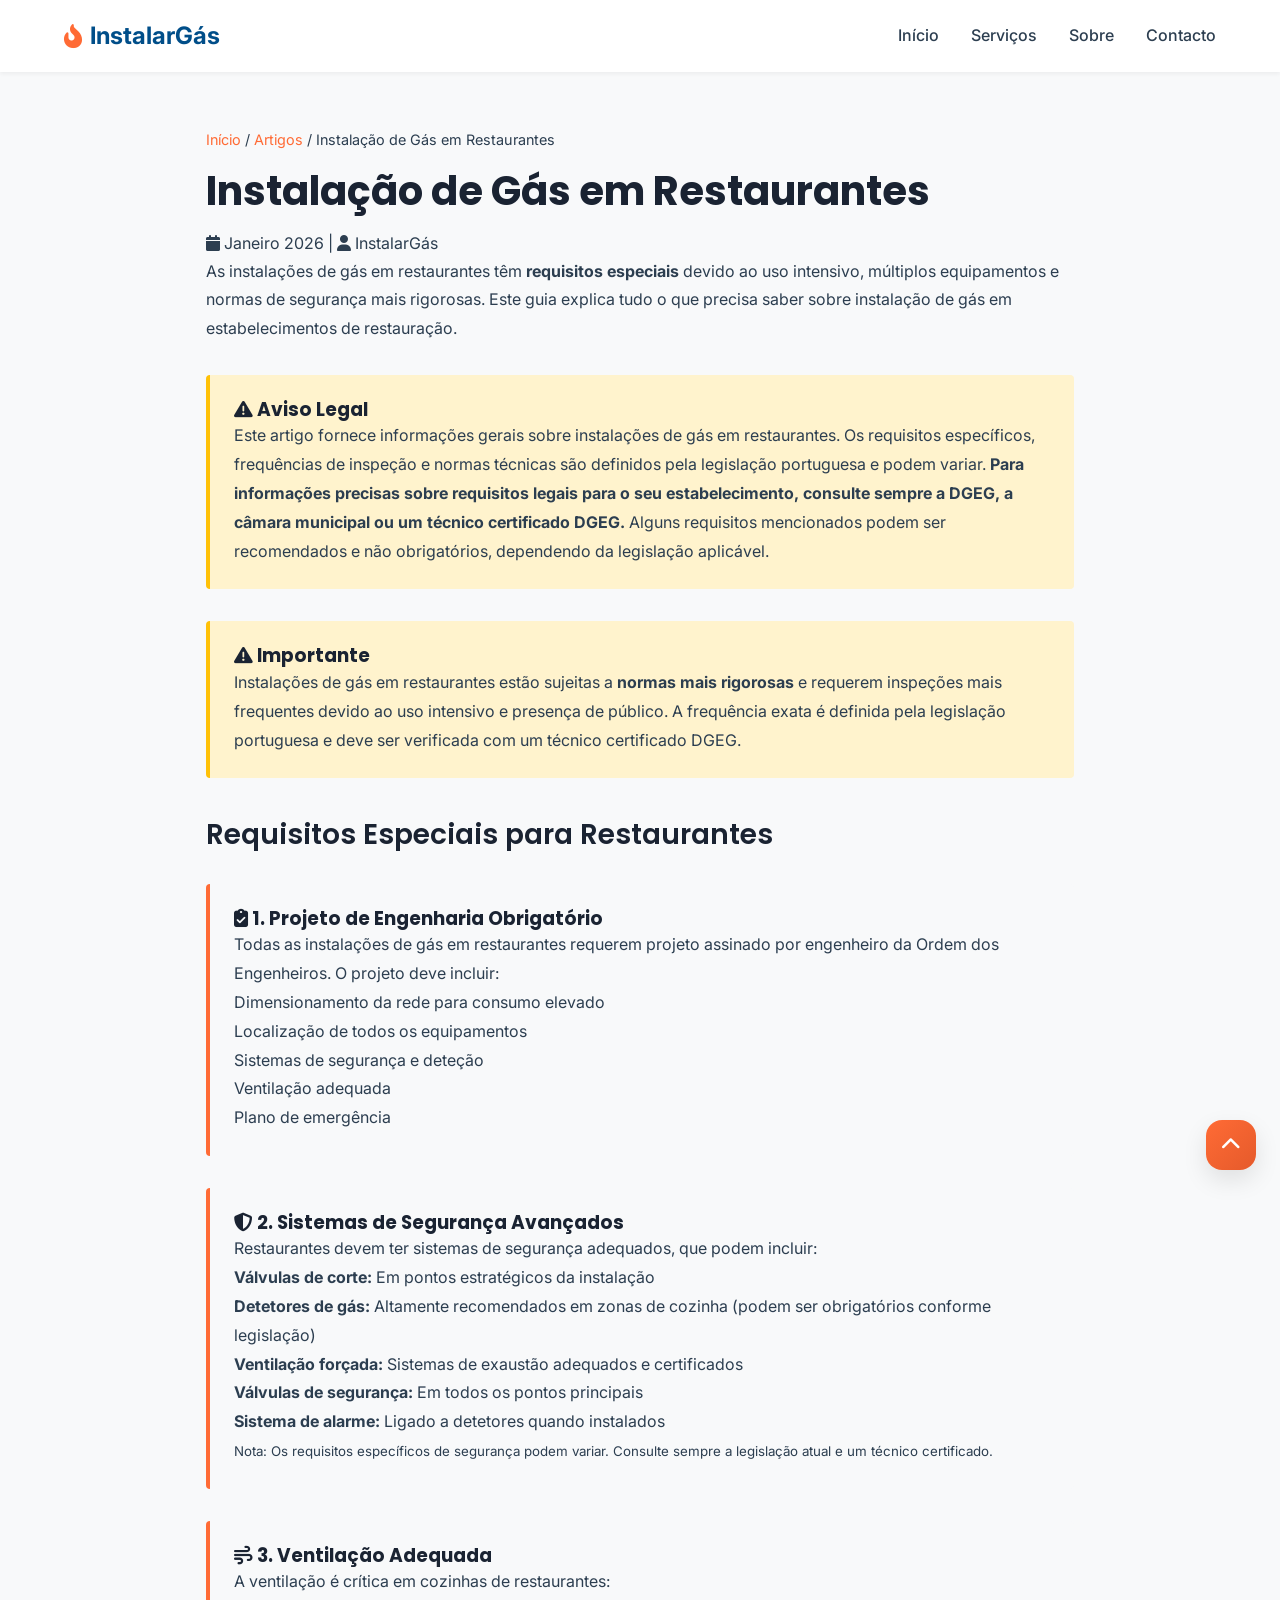
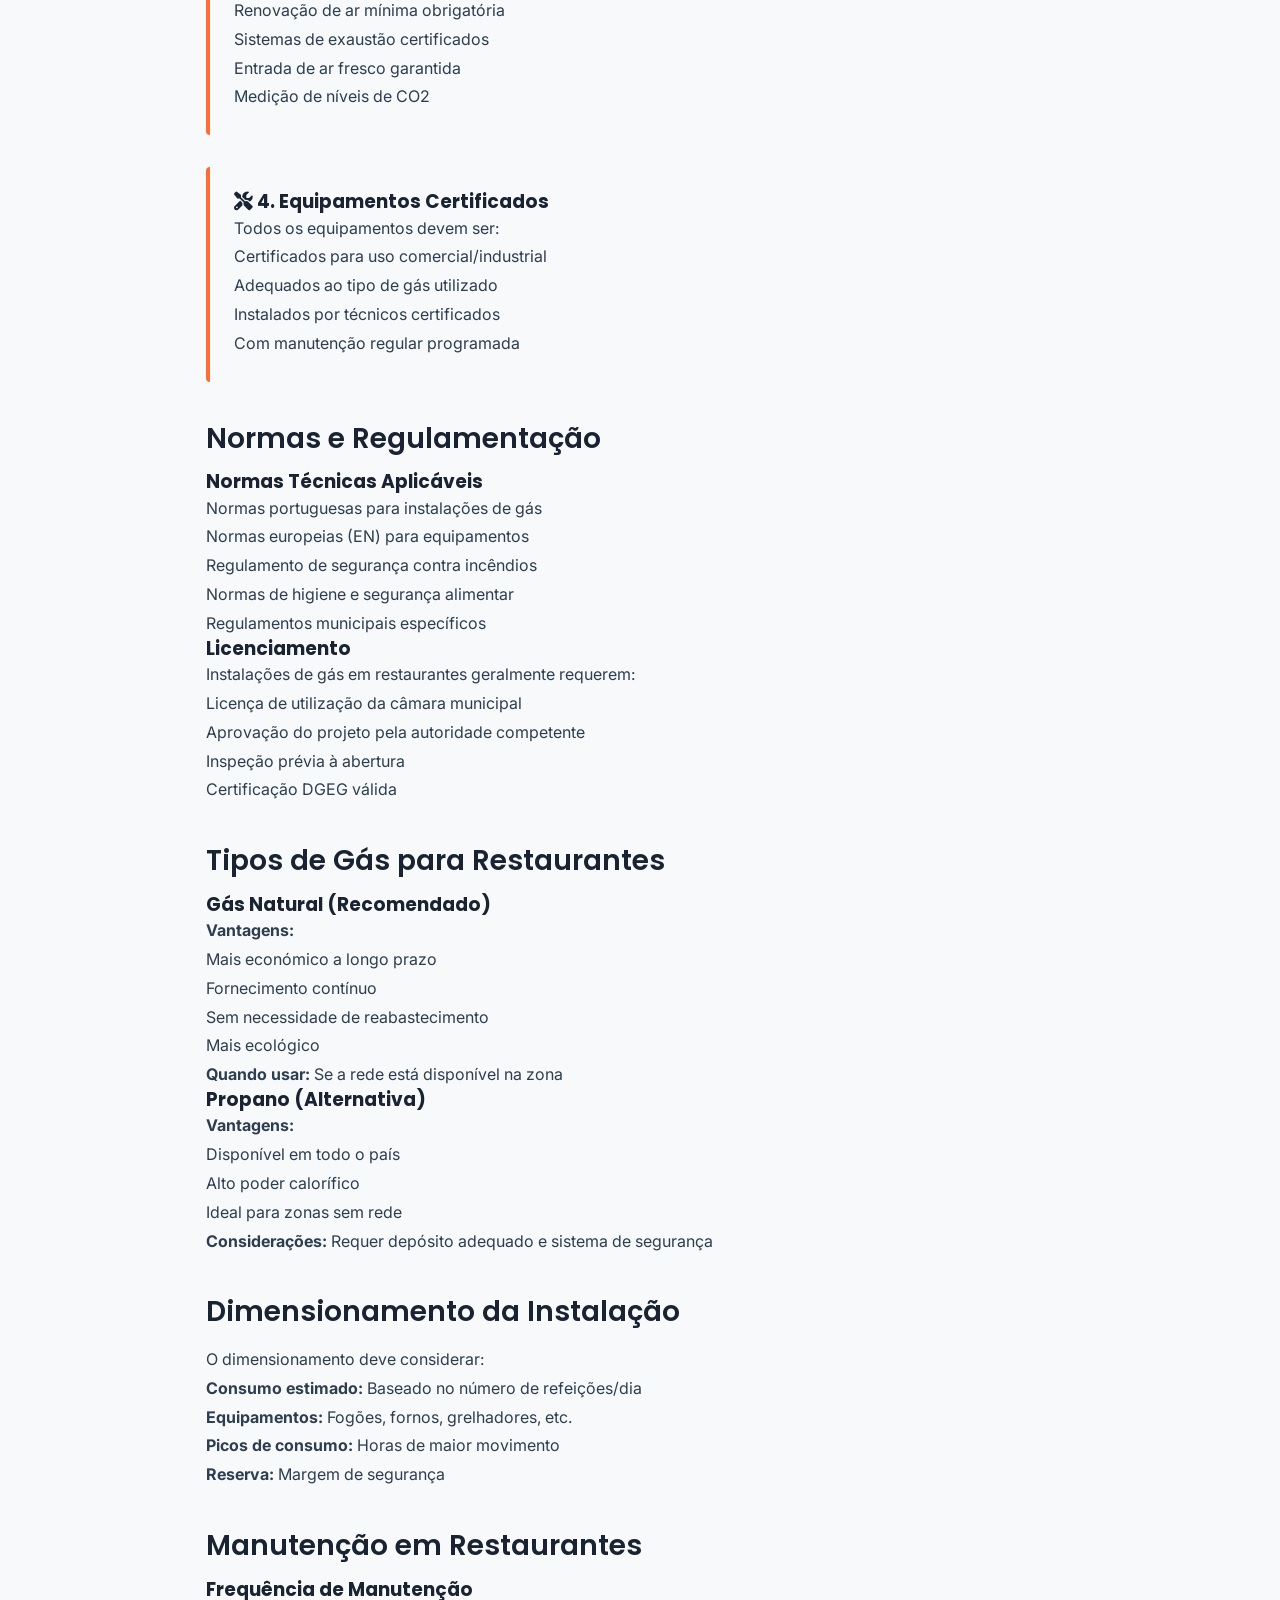
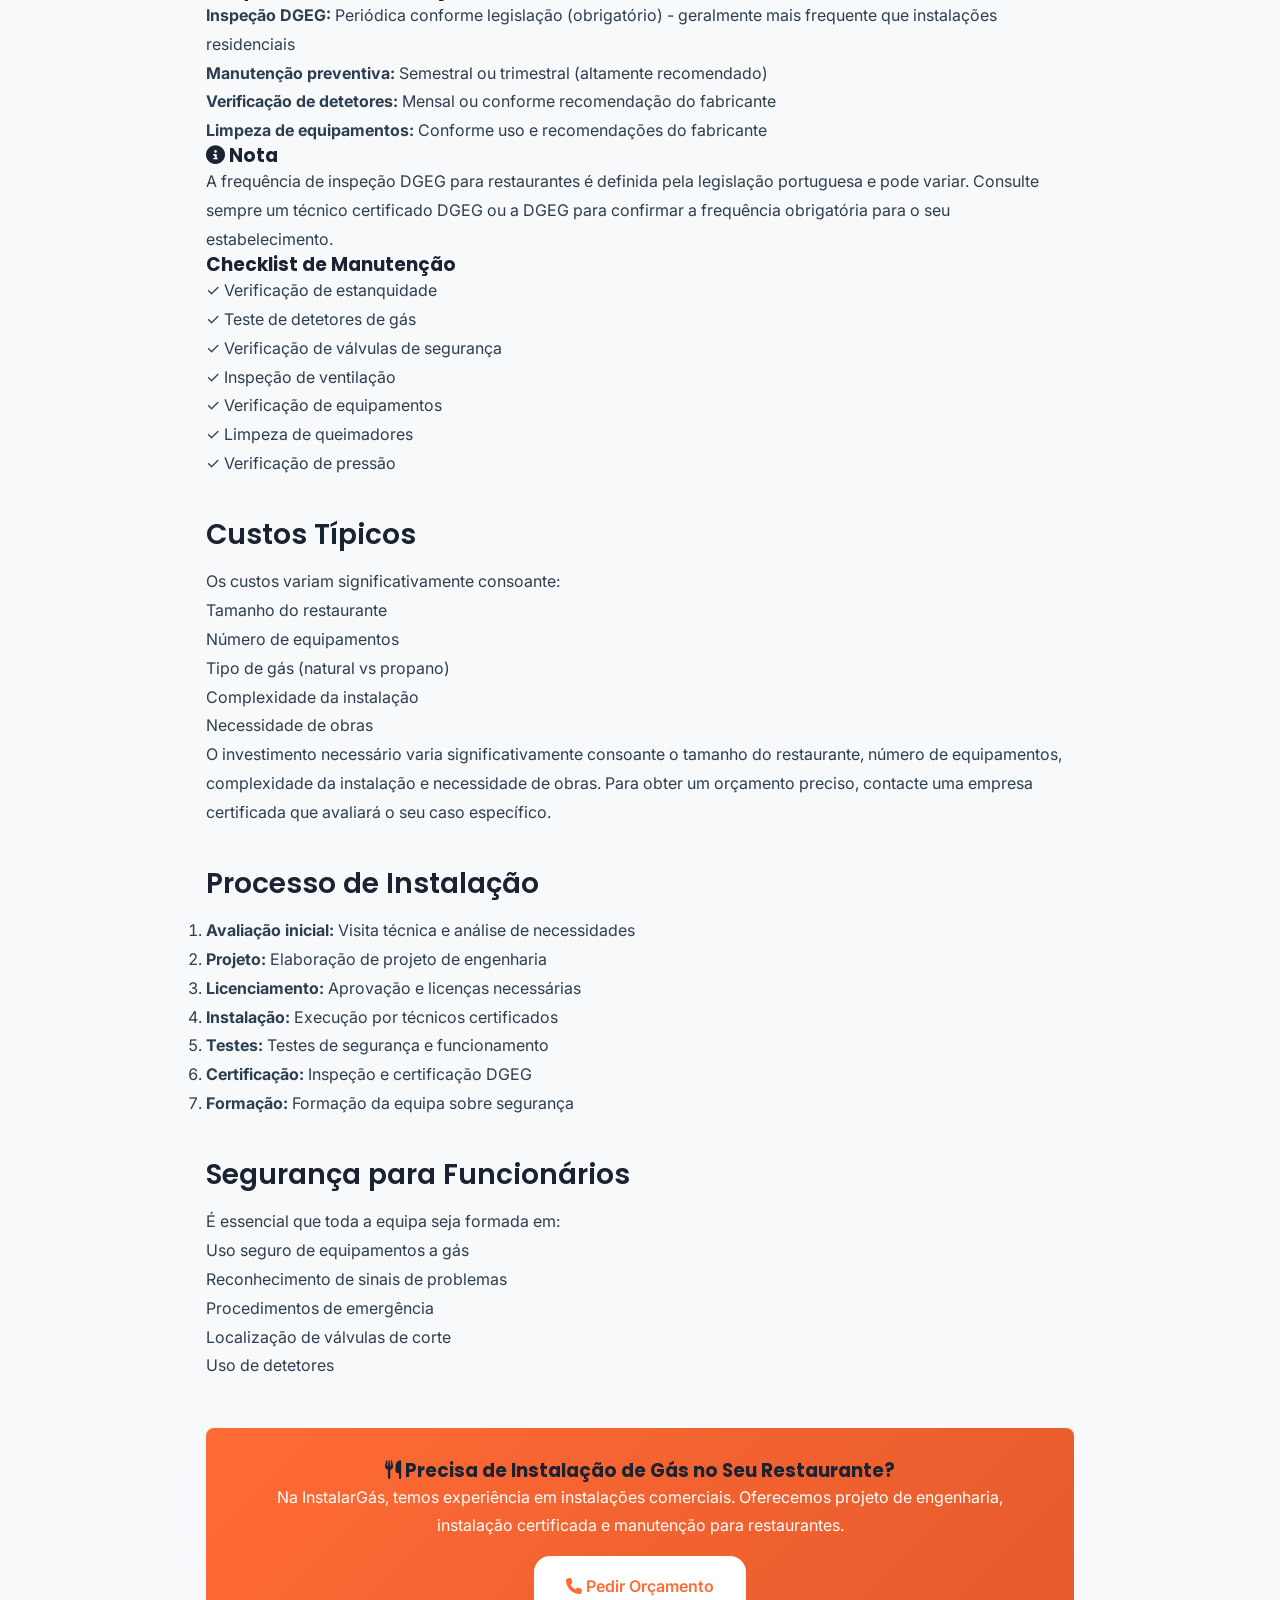
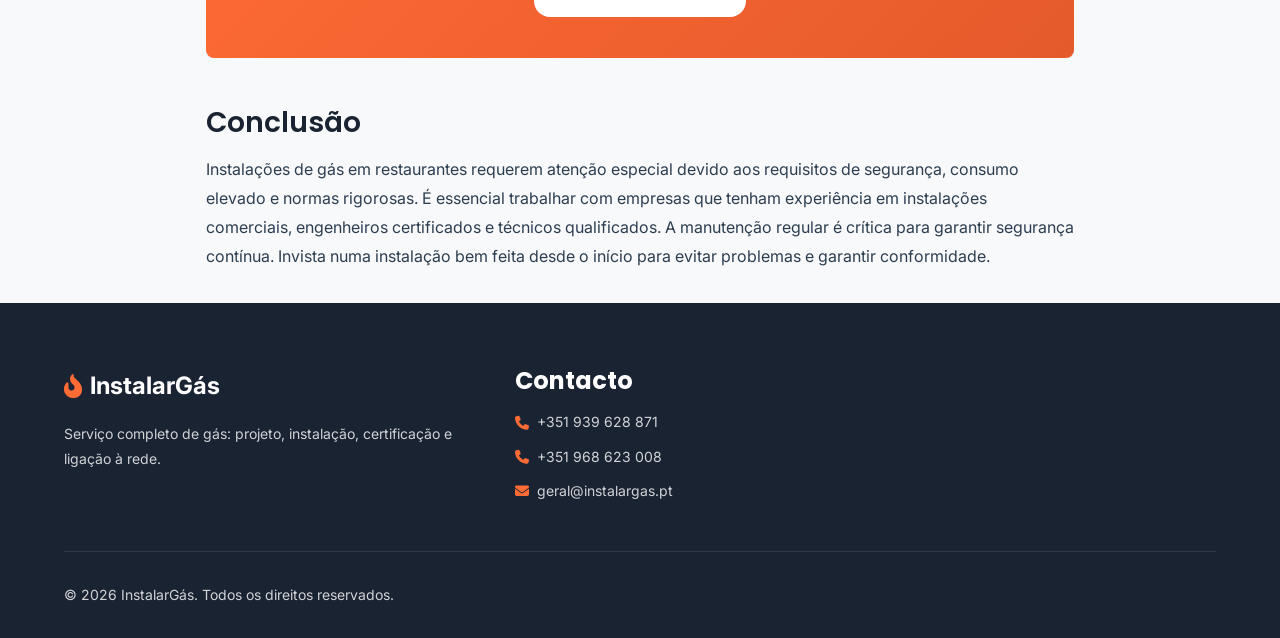
<file: artigos/instalacao-gas-restaurantes.html>
<!DOCTYPE html>
<html lang="pt-PT">
<head>
    <meta charset="UTF-8">
    <meta name="viewport" content="width=device-width, initial-scale=1.0">
    <script async src="https://www.googletagmanager.com/gtag/js?id=G-53D8249487"></script>
    <script>window.dataLayer = window.dataLayer || []; function gtag(){dataLayer.push(arguments);} gtag('js', new Date()); gtag('config', 'G-53D8249487');</script>
    <title>Instalação de Gás em Restaurantes | Requisitos e Normas | InstalarGás</title>
    <meta name="description" content="Guia completo para instalação de gás em restaurantes. Requisitos especiais, normas de segurança, manutenção e certificação para estabelecimentos de restauração.">
    <meta name="keywords" content="instalação gás restaurantes, gás restaurante, instalação gás cozinha industrial, normas gás restaurante, certificação gás restaurante">
    <link rel="canonical" href="https://instalargas.pt/artigos/instalacao-gas-restaurantes.html">
    <link rel="stylesheet" href="../css/styles.css">
    <link rel="stylesheet" href="https://cdnjs.cloudflare.com/ajax/libs/font-awesome/6.5.1/css/all.min.css">
    <link href="https://fonts.googleapis.com/css2?family=Inter:wght@300;400;500;600;700;800&family=Poppins:wght@600;700;800&display=swap" rel="stylesheet">
    <style>
        .article-container { max-width: 900px; margin: 0 auto; padding: 2rem 1rem; }
        .article-title { font-size: 2.5rem; font-weight: 700; color: var(--title-color); margin-bottom: 1rem; }
        .article-content { line-height: 1.8; color: var(--text-color); }
        .article-content h2 { font-size: 1.75rem; font-weight: 600; color: var(--title-color); margin-top: 2.5rem; margin-bottom: 1rem; }
        .requirement-box { background: var(--bg-color); border-left: 4px solid var(--primary-color); padding: 1.5rem; margin: 2rem 0; border-radius: 4px; }
        .warning-box { background: #fff3cd; border-left: 4px solid #ffc107; padding: 1.5rem; margin: 2rem 0; border-radius: 4px; }
        .cta-box { background: var(--gradient-primary); color: white; padding: 2rem; border-radius: 8px; text-align: center; margin: 3rem 0; }
        .breadcrumb { margin-bottom: 1rem; font-size: 0.9rem; }
        .breadcrumb a { color: var(--primary-color); text-decoration: none; }
    </style>
</head>
<body>
    <header class="header" id="header">
        <nav class="nav container">
            <a href="../index.html" class="nav__logo"><i class="fas fa-fire-flame-curved"></i><span>InstalarGás</span></a>
            <div class="nav__menu" id="nav-menu">
                <ul class="nav__list">
                    <li class="nav__item"><a href="../index.html" class="nav__link">Início</a></li>
                    <li class="nav__item"><a href="../index.html#services" class="nav__link">Serviços</a></li>
                    <li class="nav__item"><a href="../index.html#about" class="nav__link">Sobre</a></li>
                    <li class="nav__item"><a href="../index.html#contact" class="nav__link">Contacto</a></li>
                </ul>
                <div class="nav__close" id="nav-close"><i class="fas fa-times"></i></div>
            </div>
            <div class="nav__toggle" id="nav-toggle"><i class="fas fa-bars"></i></div>
        </nav>
    </header>

    <main class="main" style="padding-top: 6rem;">
        <article class="article-container">
            <div class="breadcrumb"><a href="../index.html">Início</a> / <a href="../index.html#services">Artigos</a> / Instalação de Gás em Restaurantes</div>
            <h1 class="article-title">Instalação de Gás em Restaurantes</h1>
            <div class="article-meta"><i class="fas fa-calendar"></i> Janeiro 2026 | <i class="fas fa-user"></i> InstalarGás</div>
            
            <div class="article-content">
                <p>As instalações de gás em restaurantes têm <strong>requisitos especiais</strong> devido ao uso intensivo, múltiplos equipamentos e normas de segurança mais rigorosas. Este guia explica tudo o que precisa saber sobre instalação de gás em estabelecimentos de restauração.</p>
                
                <div class="warning-box">
                    <h3><i class="fas fa-exclamation-triangle"></i> Aviso Legal</h3>
                    <p>Este artigo fornece informações gerais sobre instalações de gás em restaurantes. Os requisitos específicos, frequências de inspeção e normas técnicas são definidos pela legislação portuguesa e podem variar. <strong>Para informações precisas sobre requisitos legais para o seu estabelecimento, consulte sempre a DGEG, a câmara municipal ou um técnico certificado DGEG.</strong> Alguns requisitos mencionados podem ser recomendados e não obrigatórios, dependendo da legislação aplicável.</p>
                </div>
                
                <div class="warning-box">
                    <h3><i class="fas fa-exclamation-triangle"></i> Importante</h3>
                    <p>Instalações de gás em restaurantes estão sujeitas a <strong>normas mais rigorosas</strong> e requerem inspeções mais frequentes devido ao uso intensivo e presença de público. A frequência exata é definida pela legislação portuguesa e deve ser verificada com um técnico certificado DGEG.</p>
                </div>
                
                <h2>Requisitos Especiais para Restaurantes</h2>
                
                <div class="requirement-box">
                    <h3><i class="fas fa-clipboard-check"></i> 1. Projeto de Engenharia Obrigatório</h3>
                    <p>Todas as instalações de gás em restaurantes requerem projeto assinado por engenheiro da Ordem dos Engenheiros. O projeto deve incluir:</p>
                    <ul>
                        <li>Dimensionamento da rede para consumo elevado</li>
                        <li>Localização de todos os equipamentos</li>
                        <li>Sistemas de segurança e deteção</li>
                        <li>Ventilação adequada</li>
                        <li>Plano de emergência</li>
                    </ul>
                </div>
                
                <div class="requirement-box">
                    <h3><i class="fas fa-shield-alt"></i> 2. Sistemas de Segurança Avançados</h3>
                    <p>Restaurantes devem ter sistemas de segurança adequados, que podem incluir:</p>
                    <ul>
                        <li><strong>Válvulas de corte:</strong> Em pontos estratégicos da instalação</li>
                        <li><strong>Detetores de gás:</strong> Altamente recomendados em zonas de cozinha (podem ser obrigatórios conforme legislação)</li>
                        <li><strong>Ventilação forçada:</strong> Sistemas de exaustão adequados e certificados</li>
                        <li><strong>Válvulas de segurança:</strong> Em todos os pontos principais</li>
                        <li><strong>Sistema de alarme:</strong> Ligado a detetores quando instalados</li>
                    </ul>
                    <p><small>Nota: Os requisitos específicos de segurança podem variar. Consulte sempre a legislação atual e um técnico certificado.</small></p>
                </div>
                
                <div class="requirement-box">
                    <h3><i class="fas fa-wind"></i> 3. Ventilação Adequada</h3>
                    <p>A ventilação é crítica em cozinhas de restaurantes:</p>
                    <ul>
                        <li>Renovação de ar mínima obrigatória</li>
                        <li>Sistemas de exaustão certificados</li>
                        <li>Entrada de ar fresco garantida</li>
                        <li>Medição de níveis de CO2</li>
                    </ul>
                </div>
                
                <div class="requirement-box">
                    <h3><i class="fas fa-tools"></i> 4. Equipamentos Certificados</h3>
                    <p>Todos os equipamentos devem ser:</p>
                    <ul>
                        <li>Certificados para uso comercial/industrial</li>
                        <li>Adequados ao tipo de gás utilizado</li>
                        <li>Instalados por técnicos certificados</li>
                        <li>Com manutenção regular programada</li>
                    </ul>
                </div>
                
                <h2>Normas e Regulamentação</h2>
                
                <h3>Normas Técnicas Aplicáveis</h3>
                <ul>
                    <li>Normas portuguesas para instalações de gás</li>
                    <li>Normas europeias (EN) para equipamentos</li>
                    <li>Regulamento de segurança contra incêndios</li>
                    <li>Normas de higiene e segurança alimentar</li>
                    <li>Regulamentos municipais específicos</li>
                </ul>
                
                <h3>Licenciamento</h3>
                <p>Instalações de gás em restaurantes geralmente requerem:</p>
                <ul>
                    <li>Licença de utilização da câmara municipal</li>
                    <li>Aprovação do projeto pela autoridade competente</li>
                    <li>Inspeção prévia à abertura</li>
                    <li>Certificação DGEG válida</li>
                </ul>
                
                <h2>Tipos de Gás para Restaurantes</h2>
                
                <h3>Gás Natural (Recomendado)</h3>
                <p><strong>Vantagens:</strong></p>
                <ul>
                    <li>Mais económico a longo prazo</li>
                    <li>Fornecimento contínuo</li>
                    <li>Sem necessidade de reabastecimento</li>
                    <li>Mais ecológico</li>
                </ul>
                <p><strong>Quando usar:</strong> Se a rede está disponível na zona</p>
                
                <h3>Propano (Alternativa)</h3>
                <p><strong>Vantagens:</strong></p>
                <ul>
                    <li>Disponível em todo o país</li>
                    <li>Alto poder calorífico</li>
                    <li>Ideal para zonas sem rede</li>
                </ul>
                <p><strong>Considerações:</strong> Requer depósito adequado e sistema de segurança</p>
                
                <h2>Dimensionamento da Instalação</h2>
                
                <p>O dimensionamento deve considerar:</p>
                <ul>
                    <li><strong>Consumo estimado:</strong> Baseado no número de refeições/dia</li>
                    <li><strong>Equipamentos:</strong> Fogões, fornos, grelhadores, etc.</li>
                    <li><strong>Picos de consumo:</strong> Horas de maior movimento</li>
                    <li><strong>Reserva:</strong> Margem de segurança</li>
                </ul>
                
                <h2>Manutenção em Restaurantes</h2>
                
                <h3>Frequência de Manutenção</h3>
                <ul>
                    <li><strong>Inspeção DGEG:</strong> Periódica conforme legislação (obrigatório) - geralmente mais frequente que instalações residenciais</li>
                    <li><strong>Manutenção preventiva:</strong> Semestral ou trimestral (altamente recomendado)</li>
                    <li><strong>Verificação de detetores:</strong> Mensal ou conforme recomendação do fabricante</li>
                    <li><strong>Limpeza de equipamentos:</strong> Conforme uso e recomendações do fabricante</li>
                </ul>
                
                <div class="info-box">
                    <h3><i class="fas fa-info-circle"></i> Nota</h3>
                    <p>A frequência de inspeção DGEG para restaurantes é definida pela legislação portuguesa e pode variar. Consulte sempre um técnico certificado DGEG ou a DGEG para confirmar a frequência obrigatória para o seu estabelecimento.</p>
                </div>
                
                <h3>Checklist de Manutenção</h3>
                <ul>
                    <li>✓ Verificação de estanquidade</li>
                    <li>✓ Teste de detetores de gás</li>
                    <li>✓ Verificação de válvulas de segurança</li>
                    <li>✓ Inspeção de ventilação</li>
                    <li>✓ Verificação de equipamentos</li>
                    <li>✓ Limpeza de queimadores</li>
                    <li>✓ Verificação de pressão</li>
                </ul>
                
                <h2>Custos Típicos</h2>
                
                <p>Os custos variam significativamente consoante:</p>
                <ul>
                    <li>Tamanho do restaurante</li>
                    <li>Número de equipamentos</li>
                    <li>Tipo de gás (natural vs propano)</li>
                    <li>Complexidade da instalação</li>
                    <li>Necessidade de obras</li>
                </ul>
                
                <p>O investimento necessário varia significativamente consoante o tamanho do restaurante, número de equipamentos, complexidade da instalação e necessidade de obras. Para obter um orçamento preciso, contacte uma empresa certificada que avaliará o seu caso específico.</p>
                
                <h2>Processo de Instalação</h2>
                
                <ol>
                    <li><strong>Avaliação inicial:</strong> Visita técnica e análise de necessidades</li>
                    <li><strong>Projeto:</strong> Elaboração de projeto de engenharia</li>
                    <li><strong>Licenciamento:</strong> Aprovação e licenças necessárias</li>
                    <li><strong>Instalação:</strong> Execução por técnicos certificados</li>
                    <li><strong>Testes:</strong> Testes de segurança e funcionamento</li>
                    <li><strong>Certificação:</strong> Inspeção e certificação DGEG</li>
                    <li><strong>Formação:</strong> Formação da equipa sobre segurança</li>
                </ol>
                
                <h2>Segurança para Funcionários</h2>
                
                <p>É essencial que toda a equipa seja formada em:</p>
                <ul>
                    <li>Uso seguro de equipamentos a gás</li>
                    <li>Reconhecimento de sinais de problemas</li>
                    <li>Procedimentos de emergência</li>
                    <li>Localização de válvulas de corte</li>
                    <li>Uso de detetores</li>
                </ul>
                
                <div class="cta-box">
                    <h3><i class="fas fa-utensils"></i> Precisa de Instalação de Gás no Seu Restaurante?</h3>
                    <p>Na InstalarGás, temos experiência em instalações comerciais. Oferecemos projeto de engenharia, instalação certificada e manutenção para restaurantes.</p>
                    <a href="../index.html#contact" class="button button__light" style="margin-top: 1rem; display: inline-block;">
                        <i class="fas fa-phone"></i> Pedir Orçamento
                    </a>
                </div>
                
                <h2>Conclusão</h2>
                <p>Instalações de gás em restaurantes requerem atenção especial devido aos requisitos de segurança, consumo elevado e normas rigorosas. É essencial trabalhar com empresas que tenham experiência em instalações comerciais, engenheiros certificados e técnicos qualificados. A manutenção regular é crítica para garantir segurança contínua. Invista numa instalação bem feita desde o início para evitar problemas e garantir conformidade.</p>
            </div>
        </article>
    </main>

    <footer class="footer">
        <div class="container">
            <div class="footer__container">
                <div class="footer__content">
                    <a href="../index.html" class="footer__logo"><i class="fas fa-fire-flame-curved"></i><span>InstalarGás</span></a>
                    <p class="footer__description">Serviço completo de gás: projeto, instalação, certificação e ligação à rede.</p>
                </div>
                <div class="footer__content">
                    <h3 class="footer__title">Contacto</h3>
                    <ul class="footer__links">
                        <li><i class="fas fa-phone"></i> <a href="tel:+351939628871" class="footer__link">+351 939 628 871</a></li>
                        <li><i class="fas fa-phone"></i> <a href="tel:+351968623008" class="footer__link">+351 968 623 008</a></li>
                        <li><i class="fas fa-envelope"></i> <a href="mailto:geral@instalargas.pt" class="footer__link">geral@instalargas.pt</a></li>
                    </ul>
                </div>
            </div>
            <div class="footer__bottom"><p class="footer__copy">&copy; 2026 InstalarGás. Todos os direitos reservados.</p></div>
        </div>
    </footer>
    <a href="#header" class="scrollup" id="scroll-up"><i class="fas fa-chevron-up"></i></a>
    <script src="../js/main.js"></script>
</body>
</html>
</file>
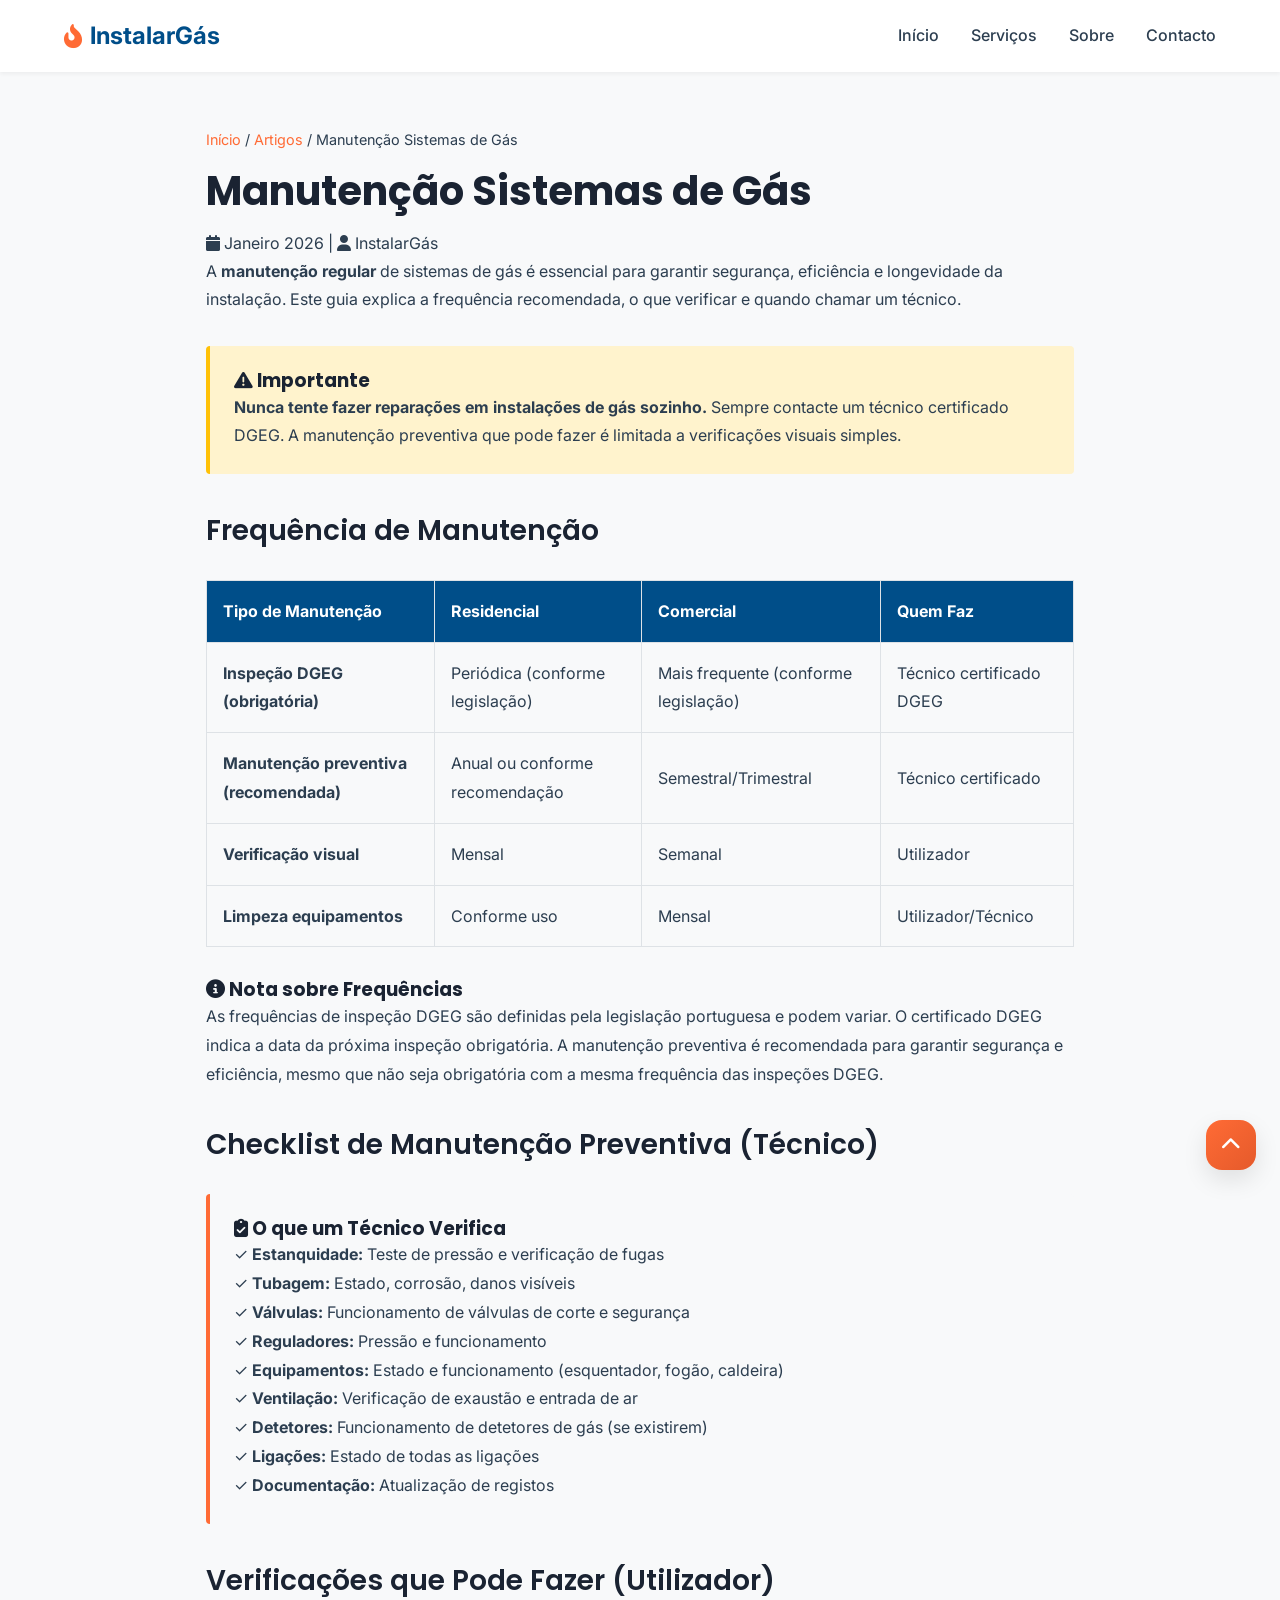
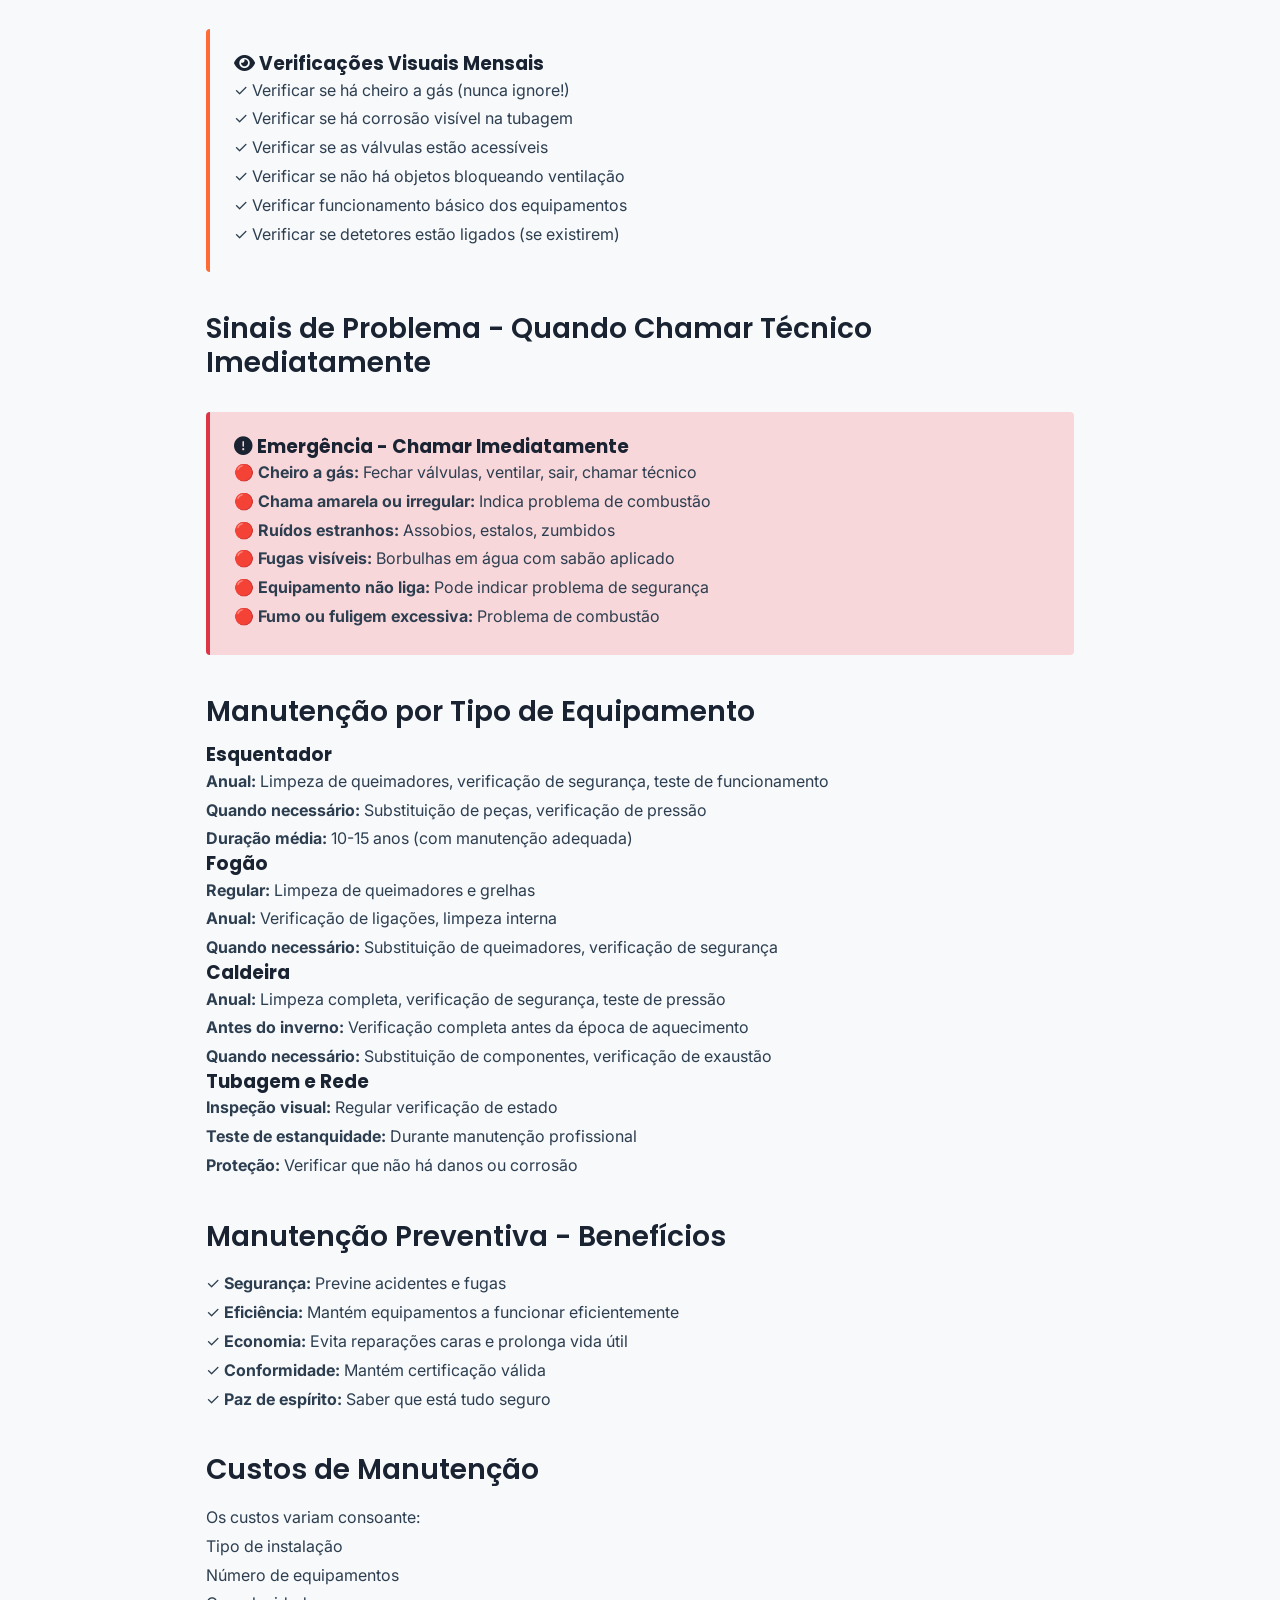
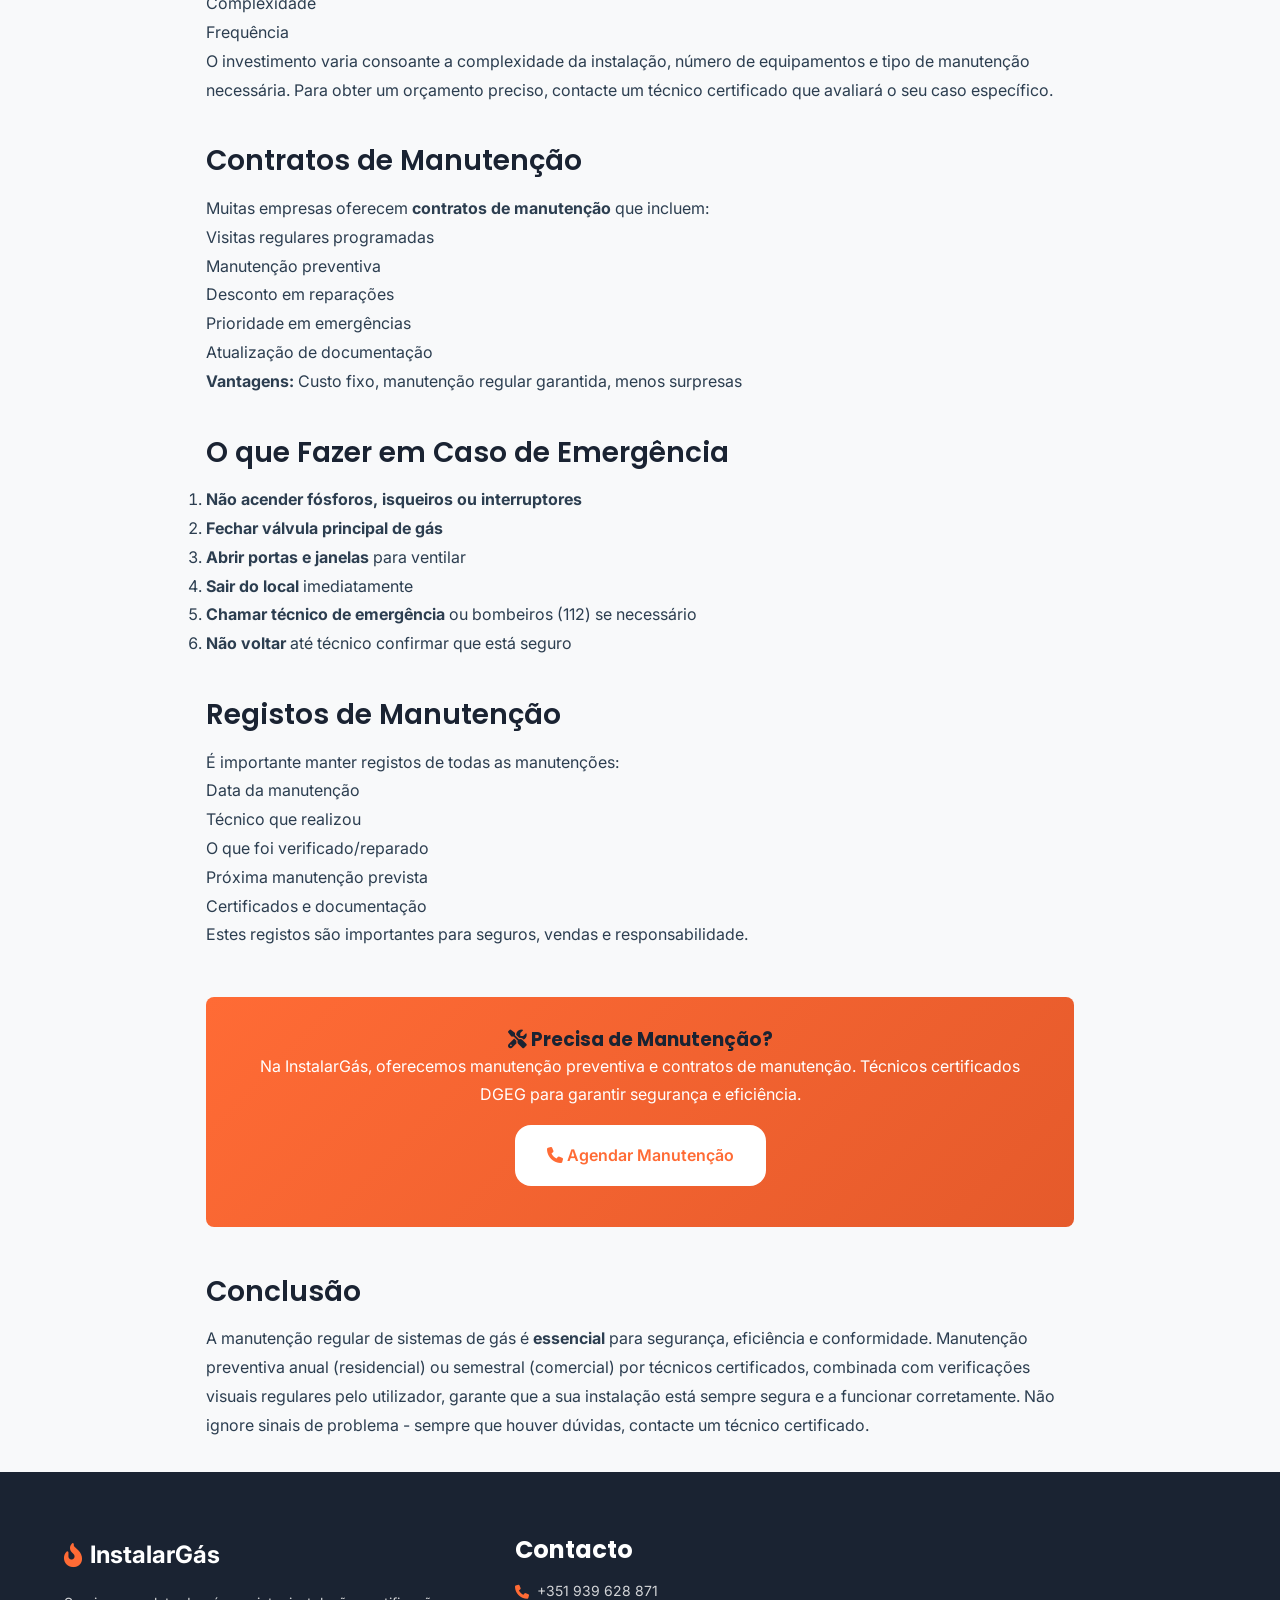
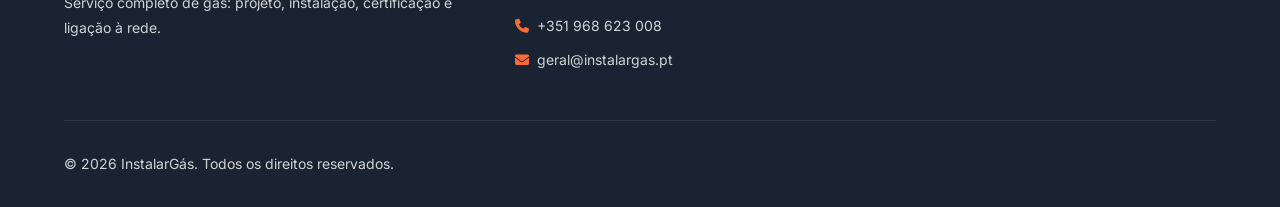
<file: artigos/manutencao-sistemas-gas.html>
<!DOCTYPE html>
<html lang="pt-PT">
<head>
    <meta charset="UTF-8">
    <meta name="viewport" content="width=device-width, initial-scale=1.0">
    <script async src="https://www.googletagmanager.com/gtag/js?id=G-53D8249487"></script>
    <script>window.dataLayer = window.dataLayer || []; function gtag(){dataLayer.push(arguments);} gtag('js', new Date()); gtag('config', 'G-53D8249487');</script>
    <title>Manutenção Sistemas de Gás | Frequência e Checklist | InstalarGás</title>
    <meta name="description" content="Guia completo sobre manutenção de sistemas de gás. Frequência recomendada, checklist de manutenção, segurança e quando chamar um técnico.">
    <meta name="keywords" content="manutenção gás, manutenção instalação gás, manutenção preventiva gás, checklist manutenção gás, segurança gás">
    <link rel="canonical" href="https://instalargas.pt/artigos/manutencao-sistemas-gas.html">
    <link rel="stylesheet" href="../css/styles.css">
    <link rel="stylesheet" href="https://cdnjs.cloudflare.com/ajax/libs/font-awesome/6.5.1/css/all.min.css">
    <link href="https://fonts.googleapis.com/css2?family=Inter:wght@300;400;500;600;700;800&family=Poppins:wght@600;700;800&display=swap" rel="stylesheet">
    <style>
        .article-container { max-width: 900px; margin: 0 auto; padding: 2rem 1rem; }
        .article-title { font-size: 2.5rem; font-weight: 700; color: var(--title-color); margin-bottom: 1rem; }
        .article-content { line-height: 1.8; color: var(--text-color); }
        .article-content h2 { font-size: 1.75rem; font-weight: 600; color: var(--title-color); margin-top: 2.5rem; margin-bottom: 1rem; }
        .checklist-box { background: var(--bg-color); border-left: 4px solid var(--primary-color); padding: 1.5rem; margin: 2rem 0; border-radius: 4px; }
        .warning-box { background: #fff3cd; border-left: 4px solid #ffc107; padding: 1.5rem; margin: 2rem 0; border-radius: 4px; }
        .danger-box { background: #f8d7da; border-left: 4px solid #dc3545; padding: 1.5rem; margin: 2rem 0; border-radius: 4px; }
        .frequency-table { width: 100%; border-collapse: collapse; margin: 2rem 0; }
        .frequency-table th, .frequency-table td { padding: 1rem; text-align: left; border: 1px solid var(--border-color); }
        .frequency-table th { background: var(--secondary-color); color: white; }
        .cta-box { background: var(--gradient-primary); color: white; padding: 2rem; border-radius: 8px; text-align: center; margin: 3rem 0; }
        .breadcrumb { margin-bottom: 1rem; font-size: 0.9rem; }
        .breadcrumb a { color: var(--primary-color); text-decoration: none; }
    </style>
</head>
<body>
    <header class="header" id="header">
        <nav class="nav container">
            <a href="../index.html" class="nav__logo"><i class="fas fa-fire-flame-curved"></i><span>InstalarGás</span></a>
            <div class="nav__menu" id="nav-menu">
                <ul class="nav__list">
                    <li class="nav__item"><a href="../index.html" class="nav__link">Início</a></li>
                    <li class="nav__item"><a href="../index.html#services" class="nav__link">Serviços</a></li>
                    <li class="nav__item"><a href="../index.html#about" class="nav__link">Sobre</a></li>
                    <li class="nav__item"><a href="../index.html#contact" class="nav__link">Contacto</a></li>
                </ul>
                <div class="nav__close" id="nav-close"><i class="fas fa-times"></i></div>
            </div>
            <div class="nav__toggle" id="nav-toggle"><i class="fas fa-bars"></i></div>
        </nav>
    </header>

    <main class="main" style="padding-top: 6rem;">
        <article class="article-container">
            <div class="breadcrumb"><a href="../index.html">Início</a> / <a href="../index.html#services">Artigos</a> / Manutenção Sistemas de Gás</div>
            <h1 class="article-title">Manutenção Sistemas de Gás</h1>
            <div class="article-meta"><i class="fas fa-calendar"></i> Janeiro 2026 | <i class="fas fa-user"></i> InstalarGás</div>
            
            <div class="article-content">
                <p>A <strong>manutenção regular</strong> de sistemas de gás é essencial para garantir segurança, eficiência e longevidade da instalação. Este guia explica a frequência recomendada, o que verificar e quando chamar um técnico.</p>
                
                <div class="warning-box">
                    <h3><i class="fas fa-exclamation-triangle"></i> Importante</h3>
                    <p><strong>Nunca tente fazer reparações em instalações de gás sozinho.</strong> Sempre contacte um técnico certificado DGEG. A manutenção preventiva que pode fazer é limitada a verificações visuais simples.</p>
                </div>
                
                <h2>Frequência de Manutenção</h2>
                
                <table class="frequency-table">
                    <thead>
                        <tr>
                            <th>Tipo de Manutenção</th>
                            <th>Residencial</th>
                            <th>Comercial</th>
                            <th>Quem Faz</th>
                        </tr>
                    </thead>
                    <tbody>
                        <tr>
                            <td><strong>Inspeção DGEG (obrigatória)</strong></td>
                            <td>Periódica (conforme legislação)</td>
                            <td>Mais frequente (conforme legislação)</td>
                            <td>Técnico certificado DGEG</td>
                        </tr>
                        <tr>
                            <td><strong>Manutenção preventiva (recomendada)</strong></td>
                            <td>Anual ou conforme recomendação</td>
                            <td>Semestral/Trimestral</td>
                            <td>Técnico certificado</td>
                        </tr>
                        <tr>
                            <td><strong>Verificação visual</strong></td>
                            <td>Mensal</td>
                            <td>Semanal</td>
                            <td>Utilizador</td>
                        </tr>
                        <tr>
                            <td><strong>Limpeza equipamentos</strong></td>
                            <td>Conforme uso</td>
                            <td>Mensal</td>
                            <td>Utilizador/Técnico</td>
                        </tr>
                    </tbody>
                </table>
                
                <div class="info-box">
                    <h3><i class="fas fa-info-circle"></i> Nota sobre Frequências</h3>
                    <p>As frequências de inspeção DGEG são definidas pela legislação portuguesa e podem variar. O certificado DGEG indica a data da próxima inspeção obrigatória. A manutenção preventiva é recomendada para garantir segurança e eficiência, mesmo que não seja obrigatória com a mesma frequência das inspeções DGEG.</p>
                </div>
                
                <h2>Checklist de Manutenção Preventiva (Técnico)</h2>
                
                <div class="checklist-box">
                    <h3><i class="fas fa-clipboard-check"></i> O que um Técnico Verifica</h3>
                    <ul>
                        <li>✓ <strong>Estanquidade:</strong> Teste de pressão e verificação de fugas</li>
                        <li>✓ <strong>Tubagem:</strong> Estado, corrosão, danos visíveis</li>
                        <li>✓ <strong>Válvulas:</strong> Funcionamento de válvulas de corte e segurança</li>
                        <li>✓ <strong>Reguladores:</strong> Pressão e funcionamento</li>
                        <li>✓ <strong>Equipamentos:</strong> Estado e funcionamento (esquentador, fogão, caldeira)</li>
                        <li>✓ <strong>Ventilação:</strong> Verificação de exaustão e entrada de ar</li>
                        <li>✓ <strong>Detetores:</strong> Funcionamento de detetores de gás (se existirem)</li>
                        <li>✓ <strong>Ligações:</strong> Estado de todas as ligações</li>
                        <li>✓ <strong>Documentação:</strong> Atualização de registos</li>
                    </ul>
                </div>
                
                <h2>Verificações que Pode Fazer (Utilizador)</h2>
                
                <div class="checklist-box">
                    <h3><i class="fas fa-eye"></i> Verificações Visuais Mensais</h3>
                    <ul>
                        <li>✓ Verificar se há cheiro a gás (nunca ignore!)</li>
                        <li>✓ Verificar se há corrosão visível na tubagem</li>
                        <li>✓ Verificar se as válvulas estão acessíveis</li>
                        <li>✓ Verificar se não há objetos bloqueando ventilação</li>
                        <li>✓ Verificar funcionamento básico dos equipamentos</li>
                        <li>✓ Verificar se detetores estão ligados (se existirem)</li>
                    </ul>
                </div>
                
                <h2>Sinais de Problema - Quando Chamar Técnico Imediatamente</h2>
                
                <div class="danger-box">
                    <h3><i class="fas fa-exclamation-circle"></i> Emergência - Chamar Imediatamente</h3>
                    <ul>
                        <li>🔴 <strong>Cheiro a gás:</strong> Fechar válvulas, ventilar, sair, chamar técnico</li>
                        <li>🔴 <strong>Chama amarela ou irregular:</strong> Indica problema de combustão</li>
                        <li>🔴 <strong>Ruídos estranhos:</strong> Assobios, estalos, zumbidos</li>
                        <li>🔴 <strong>Fugas visíveis:</strong> Borbulhas em água com sabão aplicado</li>
                        <li>🔴 <strong>Equipamento não liga:</strong> Pode indicar problema de segurança</li>
                        <li>🔴 <strong>Fumo ou fuligem excessiva:</strong> Problema de combustão</li>
                    </ul>
                </div>
                
                <h2>Manutenção por Tipo de Equipamento</h2>
                
                <h3>Esquentador</h3>
                <ul>
                    <li><strong>Anual:</strong> Limpeza de queimadores, verificação de segurança, teste de funcionamento</li>
                    <li><strong>Quando necessário:</strong> Substituição de peças, verificação de pressão</li>
                    <li><strong>Duração média:</strong> 10-15 anos (com manutenção adequada)</li>
                </ul>
                
                <h3>Fogão</h3>
                <ul>
                    <li><strong>Regular:</strong> Limpeza de queimadores e grelhas</li>
                    <li><strong>Anual:</strong> Verificação de ligações, limpeza interna</li>
                    <li><strong>Quando necessário:</strong> Substituição de queimadores, verificação de segurança</li>
                </ul>
                
                <h3>Caldeira</h3>
                <ul>
                    <li><strong>Anual:</strong> Limpeza completa, verificação de segurança, teste de pressão</li>
                    <li><strong>Antes do inverno:</strong> Verificação completa antes da época de aquecimento</li>
                    <li><strong>Quando necessário:</strong> Substituição de componentes, verificação de exaustão</li>
                </ul>
                
                <h3>Tubagem e Rede</h3>
                <ul>
                    <li><strong>Inspeção visual:</strong> Regular verificação de estado</li>
                    <li><strong>Teste de estanquidade:</strong> Durante manutenção profissional</li>
                    <li><strong>Proteção:</strong> Verificar que não há danos ou corrosão</li>
                </ul>
                
                <h2>Manutenção Preventiva - Benefícios</h2>
                
                <ul>
                    <li>✓ <strong>Segurança:</strong> Previne acidentes e fugas</li>
                    <li>✓ <strong>Eficiência:</strong> Mantém equipamentos a funcionar eficientemente</li>
                    <li>✓ <strong>Economia:</strong> Evita reparações caras e prolonga vida útil</li>
                    <li>✓ <strong>Conformidade:</strong> Mantém certificação válida</li>
                    <li>✓ <strong>Paz de espírito:</strong> Saber que está tudo seguro</li>
                </ul>
                
                <h2>Custos de Manutenção</h2>
                
                <p>Os custos variam consoante:</p>
                <ul>
                    <li>Tipo de instalação</li>
                    <li>Número de equipamentos</li>
                    <li>Complexidade</li>
                    <li>Frequência</li>
                </ul>
                
                <p>O investimento varia consoante a complexidade da instalação, número de equipamentos e tipo de manutenção necessária. Para obter um orçamento preciso, contacte um técnico certificado que avaliará o seu caso específico.</p>
                
                <h2>Contratos de Manutenção</h2>
                
                <p>Muitas empresas oferecem <strong>contratos de manutenção</strong> que incluem:</p>
                <ul>
                    <li>Visitas regulares programadas</li>
                    <li>Manutenção preventiva</li>
                    <li>Desconto em reparações</li>
                    <li>Prioridade em emergências</li>
                    <li>Atualização de documentação</li>
                </ul>
                
                <p><strong>Vantagens:</strong> Custo fixo, manutenção regular garantida, menos surpresas</p>
                
                <h2>O que Fazer em Caso de Emergência</h2>
                
                <ol>
                    <li><strong>Não acender fósforos, isqueiros ou interruptores</strong></li>
                    <li><strong>Fechar válvula principal de gás</strong></li>
                    <li><strong>Abrir portas e janelas</strong> para ventilar</li>
                    <li><strong>Sair do local</strong> imediatamente</li>
                    <li><strong>Chamar técnico de emergência</strong> ou bombeiros (112) se necessário</li>
                    <li><strong>Não voltar</strong> até técnico confirmar que está seguro</li>
                </ol>
                
                <h2>Registos de Manutenção</h2>
                
                <p>É importante manter registos de todas as manutenções:</p>
                <ul>
                    <li>Data da manutenção</li>
                    <li>Técnico que realizou</li>
                    <li>O que foi verificado/reparado</li>
                    <li>Próxima manutenção prevista</li>
                    <li>Certificados e documentação</li>
                </ul>
                
                <p>Estes registos são importantes para seguros, vendas e responsabilidade.</p>
                
                <div class="cta-box">
                    <h3><i class="fas fa-tools"></i> Precisa de Manutenção?</h3>
                    <p>Na InstalarGás, oferecemos manutenção preventiva e contratos de manutenção. Técnicos certificados DGEG para garantir segurança e eficiência.</p>
                    <a href="../index.html#contact" class="button button__light" style="margin-top: 1rem; display: inline-block;">
                        <i class="fas fa-phone"></i> Agendar Manutenção
                    </a>
                </div>
                
                <h2>Conclusão</h2>
                <p>A manutenção regular de sistemas de gás é <strong>essencial</strong> para segurança, eficiência e conformidade. Manutenção preventiva anual (residencial) ou semestral (comercial) por técnicos certificados, combinada com verificações visuais regulares pelo utilizador, garante que a sua instalação está sempre segura e a funcionar corretamente. Não ignore sinais de problema - sempre que houver dúvidas, contacte um técnico certificado.</p>
            </div>
        </article>
    </main>

    <footer class="footer">
        <div class="container">
            <div class="footer__container">
                <div class="footer__content">
                    <a href="../index.html" class="footer__logo"><i class="fas fa-fire-flame-curved"></i><span>InstalarGás</span></a>
                    <p class="footer__description">Serviço completo de gás: projeto, instalação, certificação e ligação à rede.</p>
                </div>
                <div class="footer__content">
                    <h3 class="footer__title">Contacto</h3>
                    <ul class="footer__links">
                        <li><i class="fas fa-phone"></i> <a href="tel:+351939628871" class="footer__link">+351 939 628 871</a></li>
                        <li><i class="fas fa-phone"></i> <a href="tel:+351968623008" class="footer__link">+351 968 623 008</a></li>
                        <li><i class="fas fa-envelope"></i> <a href="mailto:geral@instalargas.pt" class="footer__link">geral@instalargas.pt</a></li>
                    </ul>
                </div>
            </div>
            <div class="footer__bottom"><p class="footer__copy">&copy; 2026 InstalarGás. Todos os direitos reservados.</p></div>
        </div>
    </footer>
    <a href="#header" class="scrollup" id="scroll-up"><i class="fas fa-chevron-up"></i></a>
    <script src="../js/main.js"></script>
</body>
</html>
</file>
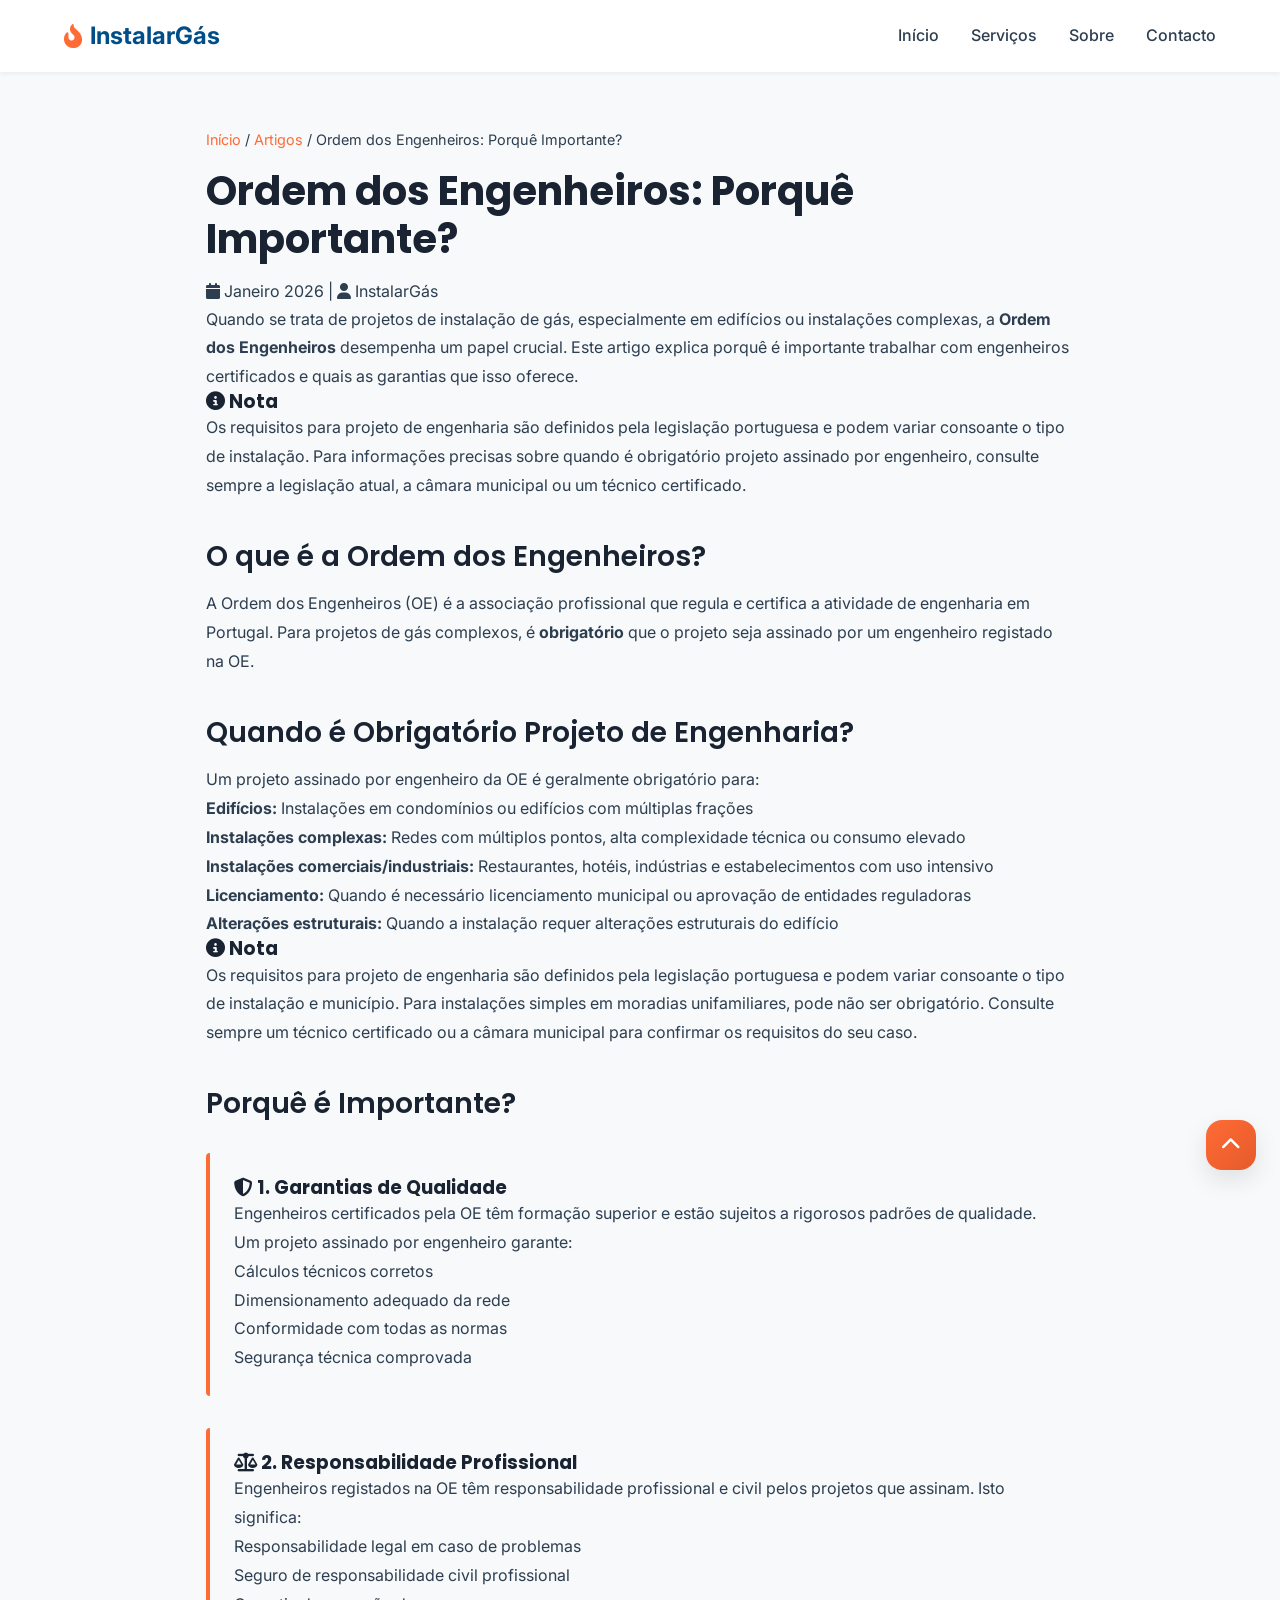
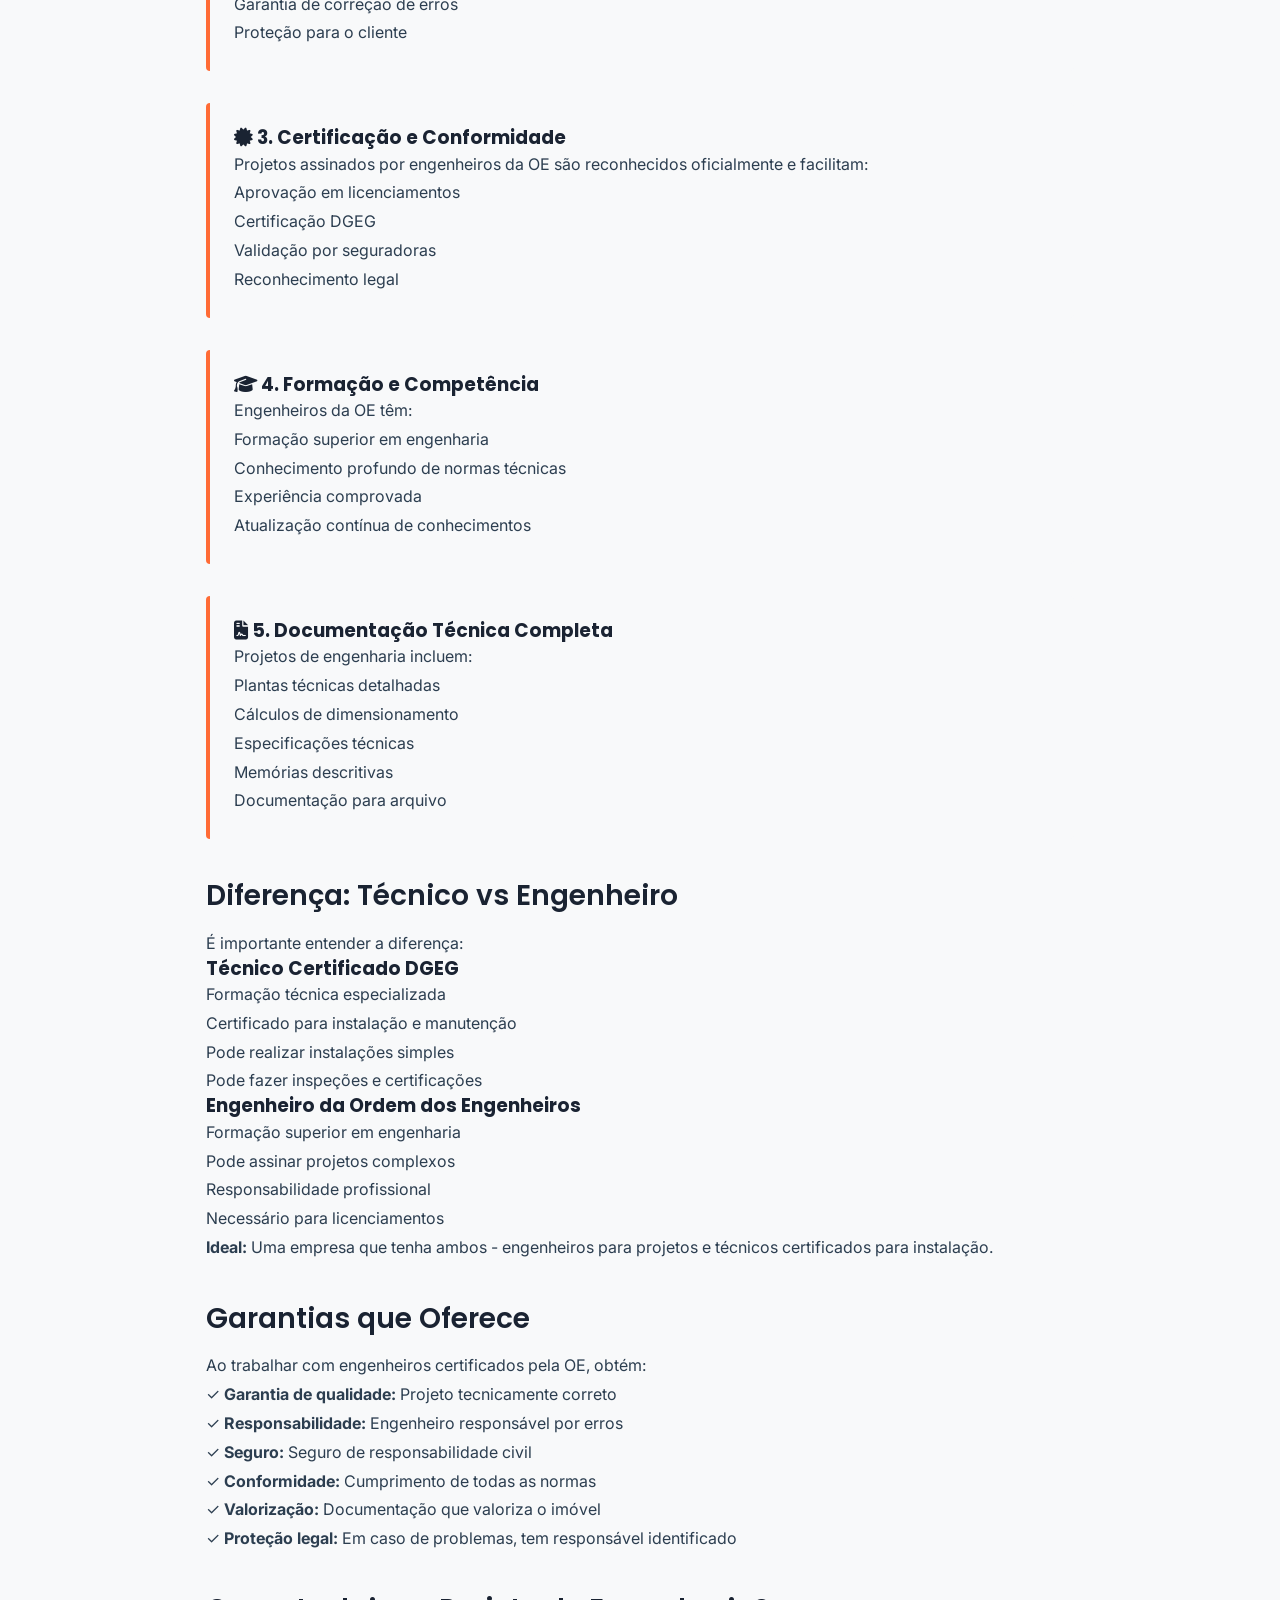
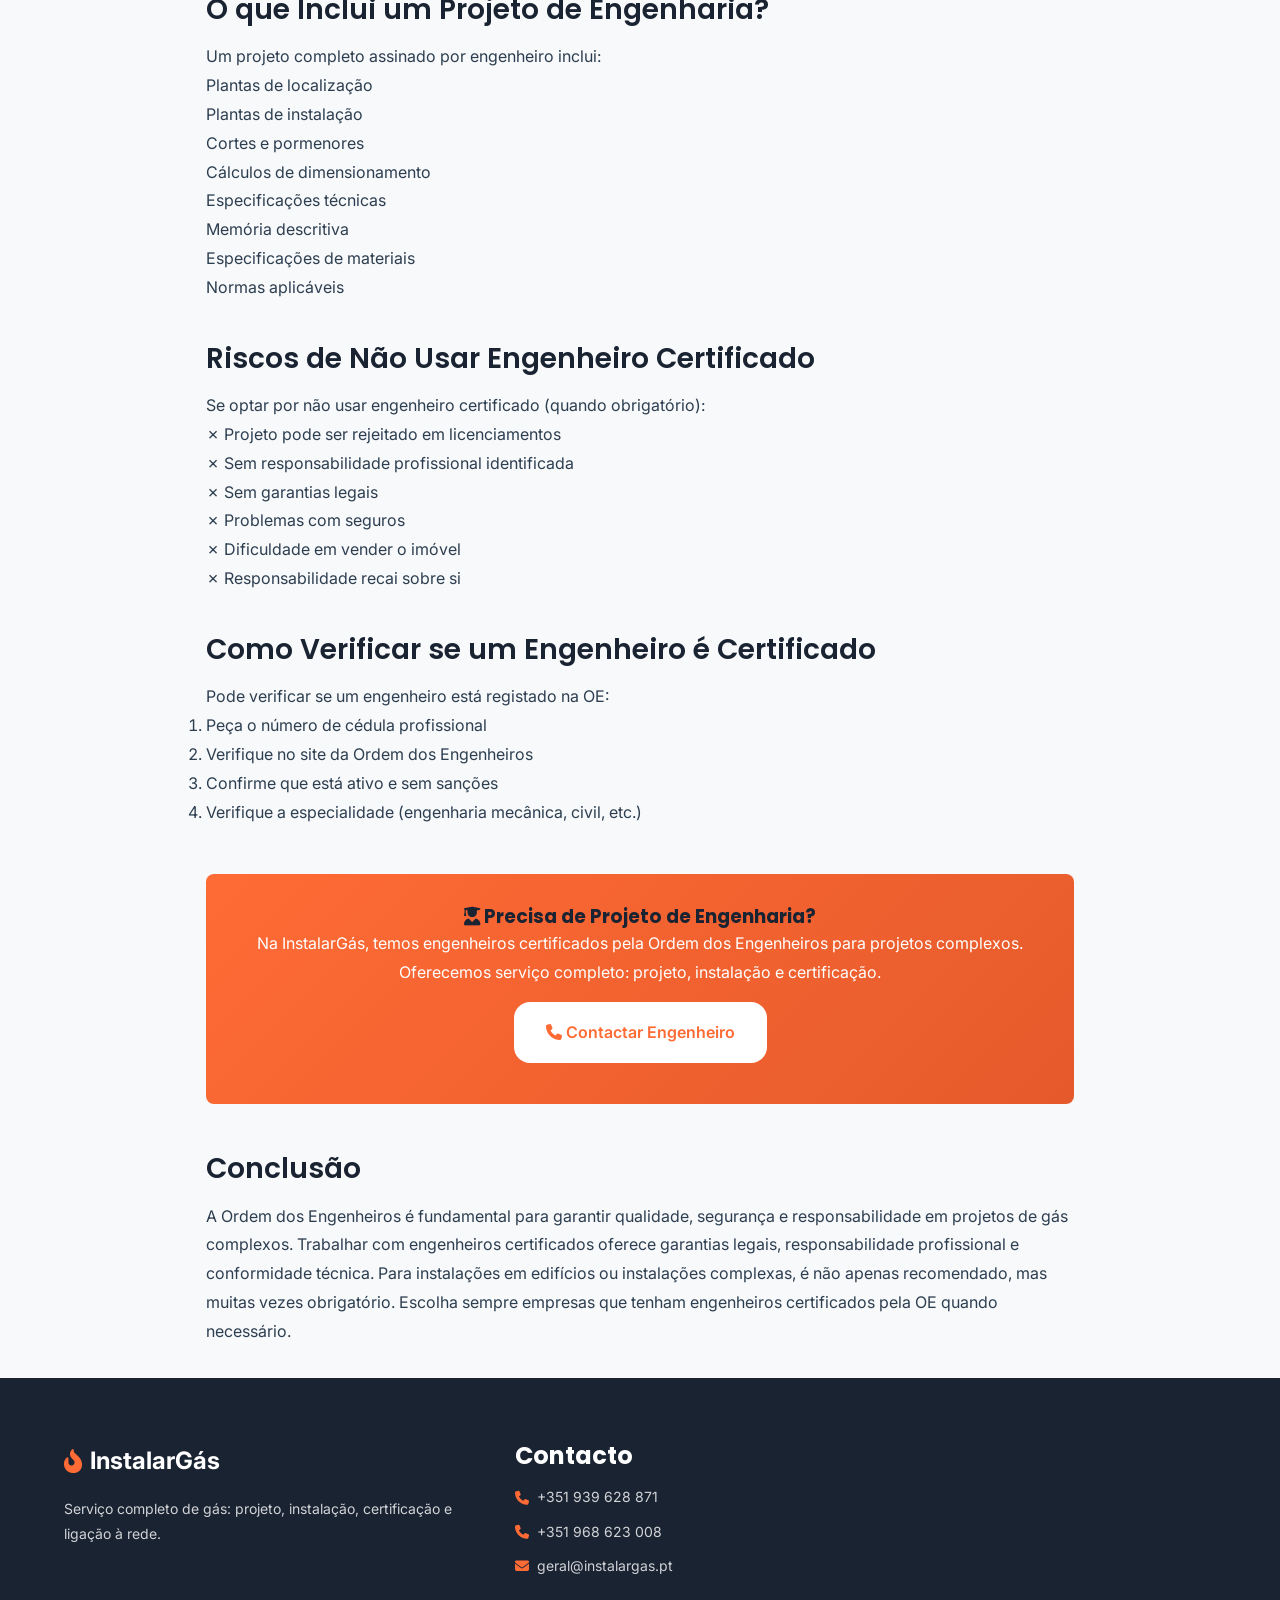
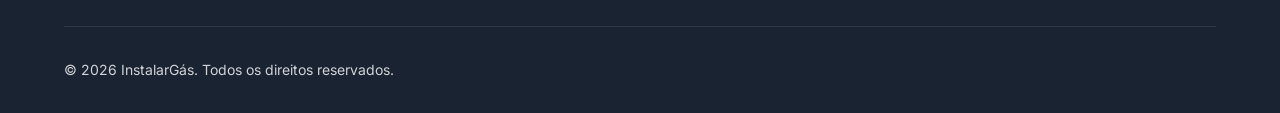
<file: artigos/ordem-engenheiros-porque-importante.html>
<!DOCTYPE html>
<html lang="pt-PT">
<head>
    <meta charset="UTF-8">
    <meta name="viewport" content="width=device-width, initial-scale=1.0">
    <script async src="https://www.googletagmanager.com/gtag/js?id=G-53D8249487"></script>
    <script>window.dataLayer = window.dataLayer || []; function gtag(){dataLayer.push(arguments);} gtag('js', new Date()); gtag('config', 'G-53D8249487');</script>
    <title>Ordem dos Engenheiros: Porquê Importante? | Garantias e Qualidade | InstalarGás</title>
    <meta name="description" content="Descubra porquê a Ordem dos Engenheiros é importante em projetos de gás. Garantias, qualidade, responsabilidade e certificação profissional.">
    <meta name="keywords" content="ordem engenheiros gás, engenheiro certificado, projeto engenharia gás, garantia projeto gás, responsabilidade engenharia">
    <link rel="canonical" href="https://instalargas.pt/artigos/ordem-engenheiros-porque-importante.html">
    <link rel="stylesheet" href="../css/styles.css">
    <link rel="stylesheet" href="https://cdnjs.cloudflare.com/ajax/libs/font-awesome/6.5.1/css/all.min.css">
    <link href="https://fonts.googleapis.com/css2?family=Inter:wght@300;400;500;600;700;800&family=Poppins:wght@600;700;800&display=swap" rel="stylesheet">
    <style>
        .article-container { max-width: 900px; margin: 0 auto; padding: 2rem 1rem; }
        .article-title { font-size: 2.5rem; font-weight: 700; color: var(--title-color); margin-bottom: 1rem; }
        .article-content { line-height: 1.8; color: var(--text-color); }
        .article-content h2 { font-size: 1.75rem; font-weight: 600; color: var(--title-color); margin-top: 2.5rem; margin-bottom: 1rem; }
        .benefit-box { background: var(--bg-color); border-left: 4px solid var(--primary-color); padding: 1.5rem; margin: 2rem 0; border-radius: 4px; }
        .cta-box { background: var(--gradient-primary); color: white; padding: 2rem; border-radius: 8px; text-align: center; margin: 3rem 0; }
        .breadcrumb { margin-bottom: 1rem; font-size: 0.9rem; }
        .breadcrumb a { color: var(--primary-color); text-decoration: none; }
    </style>
</head>
<body>
    <header class="header" id="header">
        <nav class="nav container">
            <a href="../index.html" class="nav__logo"><i class="fas fa-fire-flame-curved"></i><span>InstalarGás</span></a>
            <div class="nav__menu" id="nav-menu">
                <ul class="nav__list">
                    <li class="nav__item"><a href="../index.html" class="nav__link">Início</a></li>
                    <li class="nav__item"><a href="../index.html#services" class="nav__link">Serviços</a></li>
                    <li class="nav__item"><a href="../index.html#about" class="nav__link">Sobre</a></li>
                    <li class="nav__item"><a href="../index.html#contact" class="nav__link">Contacto</a></li>
                </ul>
                <div class="nav__close" id="nav-close"><i class="fas fa-times"></i></div>
            </div>
            <div class="nav__toggle" id="nav-toggle"><i class="fas fa-bars"></i></div>
        </nav>
    </header>

    <main class="main" style="padding-top: 6rem;">
        <article class="article-container">
            <div class="breadcrumb"><a href="../index.html">Início</a> / <a href="../index.html#services">Artigos</a> / Ordem dos Engenheiros: Porquê Importante?</div>
            <h1 class="article-title">Ordem dos Engenheiros: Porquê Importante?</h1>
            <div class="article-meta"><i class="fas fa-calendar"></i> Janeiro 2026 | <i class="fas fa-user"></i> InstalarGás</div>
            
            <div class="article-content">
                <p>Quando se trata de projetos de instalação de gás, especialmente em edifícios ou instalações complexas, a <strong>Ordem dos Engenheiros</strong> desempenha um papel crucial. Este artigo explica porquê é importante trabalhar com engenheiros certificados e quais as garantias que isso oferece.</p>
                
                <div class="info-box">
                    <h3><i class="fas fa-info-circle"></i> Nota</h3>
                    <p>Os requisitos para projeto de engenharia são definidos pela legislação portuguesa e podem variar consoante o tipo de instalação. Para informações precisas sobre quando é obrigatório projeto assinado por engenheiro, consulte sempre a legislação atual, a câmara municipal ou um técnico certificado.</p>
                </div>
                
                <h2>O que é a Ordem dos Engenheiros?</h2>
                <p>A Ordem dos Engenheiros (OE) é a associação profissional que regula e certifica a atividade de engenharia em Portugal. Para projetos de gás complexos, é <strong>obrigatório</strong> que o projeto seja assinado por um engenheiro registado na OE.</p>
                
                <h2>Quando é Obrigatório Projeto de Engenharia?</h2>
                
                <p>Um projeto assinado por engenheiro da OE é geralmente obrigatório para:</p>
                <ul>
                    <li><strong>Edifícios:</strong> Instalações em condomínios ou edifícios com múltiplas frações</li>
                    <li><strong>Instalações complexas:</strong> Redes com múltiplos pontos, alta complexidade técnica ou consumo elevado</li>
                    <li><strong>Instalações comerciais/industriais:</strong> Restaurantes, hotéis, indústrias e estabelecimentos com uso intensivo</li>
                    <li><strong>Licenciamento:</strong> Quando é necessário licenciamento municipal ou aprovação de entidades reguladoras</li>
                    <li><strong>Alterações estruturais:</strong> Quando a instalação requer alterações estruturais do edifício</li>
                </ul>
                
                <div class="info-box">
                    <h3><i class="fas fa-info-circle"></i> Nota</h3>
                    <p>Os requisitos para projeto de engenharia são definidos pela legislação portuguesa e podem variar consoante o tipo de instalação e município. Para instalações simples em moradias unifamiliares, pode não ser obrigatório. Consulte sempre um técnico certificado ou a câmara municipal para confirmar os requisitos do seu caso.</p>
                </div>
                
                <h2>Porquê é Importante?</h2>
                
                <div class="benefit-box">
                    <h3><i class="fas fa-shield-alt"></i> 1. Garantias de Qualidade</h3>
                    <p>Engenheiros certificados pela OE têm formação superior e estão sujeitos a rigorosos padrões de qualidade. Um projeto assinado por engenheiro garante:</p>
                    <ul>
                        <li>Cálculos técnicos corretos</li>
                        <li>Dimensionamento adequado da rede</li>
                        <li>Conformidade com todas as normas</li>
                        <li>Segurança técnica comprovada</li>
                    </ul>
                </div>
                
                <div class="benefit-box">
                    <h3><i class="fas fa-balance-scale"></i> 2. Responsabilidade Profissional</h3>
                    <p>Engenheiros registados na OE têm responsabilidade profissional e civil pelos projetos que assinam. Isto significa:</p>
                    <ul>
                        <li>Responsabilidade legal em caso de problemas</li>
                        <li>Seguro de responsabilidade civil profissional</li>
                        <li>Garantia de correção de erros</li>
                        <li>Proteção para o cliente</li>
                    </ul>
                </div>
                
                <div class="benefit-box">
                    <h3><i class="fas fa-certificate"></i> 3. Certificação e Conformidade</h3>
                    <p>Projetos assinados por engenheiros da OE são reconhecidos oficialmente e facilitam:</p>
                    <ul>
                        <li>Aprovação em licenciamentos</li>
                        <li>Certificação DGEG</li>
                        <li>Validação por seguradoras</li>
                        <li>Reconhecimento legal</li>
                    </ul>
                </div>
                
                <div class="benefit-box">
                    <h3><i class="fas fa-graduation-cap"></i> 4. Formação e Competência</h3>
                    <p>Engenheiros da OE têm:</p>
                    <ul>
                        <li>Formação superior em engenharia</li>
                        <li>Conhecimento profundo de normas técnicas</li>
                        <li>Experiência comprovada</li>
                        <li>Atualização contínua de conhecimentos</li>
                    </ul>
                </div>
                
                <div class="benefit-box">
                    <h3><i class="fas fa-file-contract"></i> 5. Documentação Técnica Completa</h3>
                    <p>Projetos de engenharia incluem:</p>
                    <ul>
                        <li>Plantas técnicas detalhadas</li>
                        <li>Cálculos de dimensionamento</li>
                        <li>Especificações técnicas</li>
                        <li>Memórias descritivas</li>
                        <li>Documentação para arquivo</li>
                    </ul>
                </div>
                
                <h2>Diferença: Técnico vs Engenheiro</h2>
                
                <p>É importante entender a diferença:</p>
                
                <h3>Técnico Certificado DGEG</h3>
                <ul>
                    <li>Formação técnica especializada</li>
                    <li>Certificado para instalação e manutenção</li>
                    <li>Pode realizar instalações simples</li>
                    <li>Pode fazer inspeções e certificações</li>
                </ul>
                
                <h3>Engenheiro da Ordem dos Engenheiros</h3>
                <ul>
                    <li>Formação superior em engenharia</li>
                    <li>Pode assinar projetos complexos</li>
                    <li>Responsabilidade profissional</li>
                    <li>Necessário para licenciamentos</li>
                </ul>
                
                <p><strong>Ideal:</strong> Uma empresa que tenha ambos - engenheiros para projetos e técnicos certificados para instalação.</p>
                
                <h2>Garantias que Oferece</h2>
                
                <p>Ao trabalhar com engenheiros certificados pela OE, obtém:</p>
                <ul>
                    <li>✓ <strong>Garantia de qualidade:</strong> Projeto tecnicamente correto</li>
                    <li>✓ <strong>Responsabilidade:</strong> Engenheiro responsável por erros</li>
                    <li>✓ <strong>Seguro:</strong> Seguro de responsabilidade civil</li>
                    <li>✓ <strong>Conformidade:</strong> Cumprimento de todas as normas</li>
                    <li>✓ <strong>Valorização:</strong> Documentação que valoriza o imóvel</li>
                    <li>✓ <strong>Proteção legal:</strong> Em caso de problemas, tem responsável identificado</li>
                </ul>
                
                <h2>O que Inclui um Projeto de Engenharia?</h2>
                
                <p>Um projeto completo assinado por engenheiro inclui:</p>
                <ul>
                    <li>Plantas de localização</li>
                    <li>Plantas de instalação</li>
                    <li>Cortes e pormenores</li>
                    <li>Cálculos de dimensionamento</li>
                    <li>Especificações técnicas</li>
                    <li>Memória descritiva</li>
                    <li>Especificações de materiais</li>
                    <li>Normas aplicáveis</li>
                </ul>
                
                <h2>Riscos de Não Usar Engenheiro Certificado</h2>
                
                <p>Se optar por não usar engenheiro certificado (quando obrigatório):</p>
                <ul>
                    <li>✗ Projeto pode ser rejeitado em licenciamentos</li>
                    <li>✗ Sem responsabilidade profissional identificada</li>
                    <li>✗ Sem garantias legais</li>
                    <li>✗ Problemas com seguros</li>
                    <li>✗ Dificuldade em vender o imóvel</li>
                    <li>✗ Responsabilidade recai sobre si</li>
                </ul>
                
                <h2>Como Verificar se um Engenheiro é Certificado</h2>
                
                <p>Pode verificar se um engenheiro está registado na OE:</p>
                <ol>
                    <li>Peça o número de cédula profissional</li>
                    <li>Verifique no site da Ordem dos Engenheiros</li>
                    <li>Confirme que está ativo e sem sanções</li>
                    <li>Verifique a especialidade (engenharia mecânica, civil, etc.)</li>
                </ol>
                
                <div class="cta-box">
                    <h3><i class="fas fa-user-graduate"></i> Precisa de Projeto de Engenharia?</h3>
                    <p>Na InstalarGás, temos engenheiros certificados pela Ordem dos Engenheiros para projetos complexos. Oferecemos serviço completo: projeto, instalação e certificação.</p>
                    <a href="../index.html#contact" class="button button__light" style="margin-top: 1rem; display: inline-block;">
                        <i class="fas fa-phone"></i> Contactar Engenheiro
                    </a>
                </div>
                
                <h2>Conclusão</h2>
                <p>A Ordem dos Engenheiros é fundamental para garantir qualidade, segurança e responsabilidade em projetos de gás complexos. Trabalhar com engenheiros certificados oferece garantias legais, responsabilidade profissional e conformidade técnica. Para instalações em edifícios ou instalações complexas, é não apenas recomendado, mas muitas vezes obrigatório. Escolha sempre empresas que tenham engenheiros certificados pela OE quando necessário.</p>
            </div>
        </article>
    </main>

    <footer class="footer">
        <div class="container">
            <div class="footer__container">
                <div class="footer__content">
                    <a href="../index.html" class="footer__logo"><i class="fas fa-fire-flame-curved"></i><span>InstalarGás</span></a>
                    <p class="footer__description">Serviço completo de gás: projeto, instalação, certificação e ligação à rede.</p>
                </div>
                <div class="footer__content">
                    <h3 class="footer__title">Contacto</h3>
                    <ul class="footer__links">
                        <li><i class="fas fa-phone"></i> <a href="tel:+351939628871" class="footer__link">+351 939 628 871</a></li>
                        <li><i class="fas fa-phone"></i> <a href="tel:+351968623008" class="footer__link">+351 968 623 008</a></li>
                        <li><i class="fas fa-envelope"></i> <a href="mailto:geral@instalargas.pt" class="footer__link">geral@instalargas.pt</a></li>
                    </ul>
                </div>
            </div>
            <div class="footer__bottom"><p class="footer__copy">&copy; 2026 InstalarGás. Todos os direitos reservados.</p></div>
        </div>
    </footer>
    <a href="#header" class="scrollup" id="scroll-up"><i class="fas fa-chevron-up"></i></a>
    <script src="../js/main.js"></script>
</body>
</html>
</file>
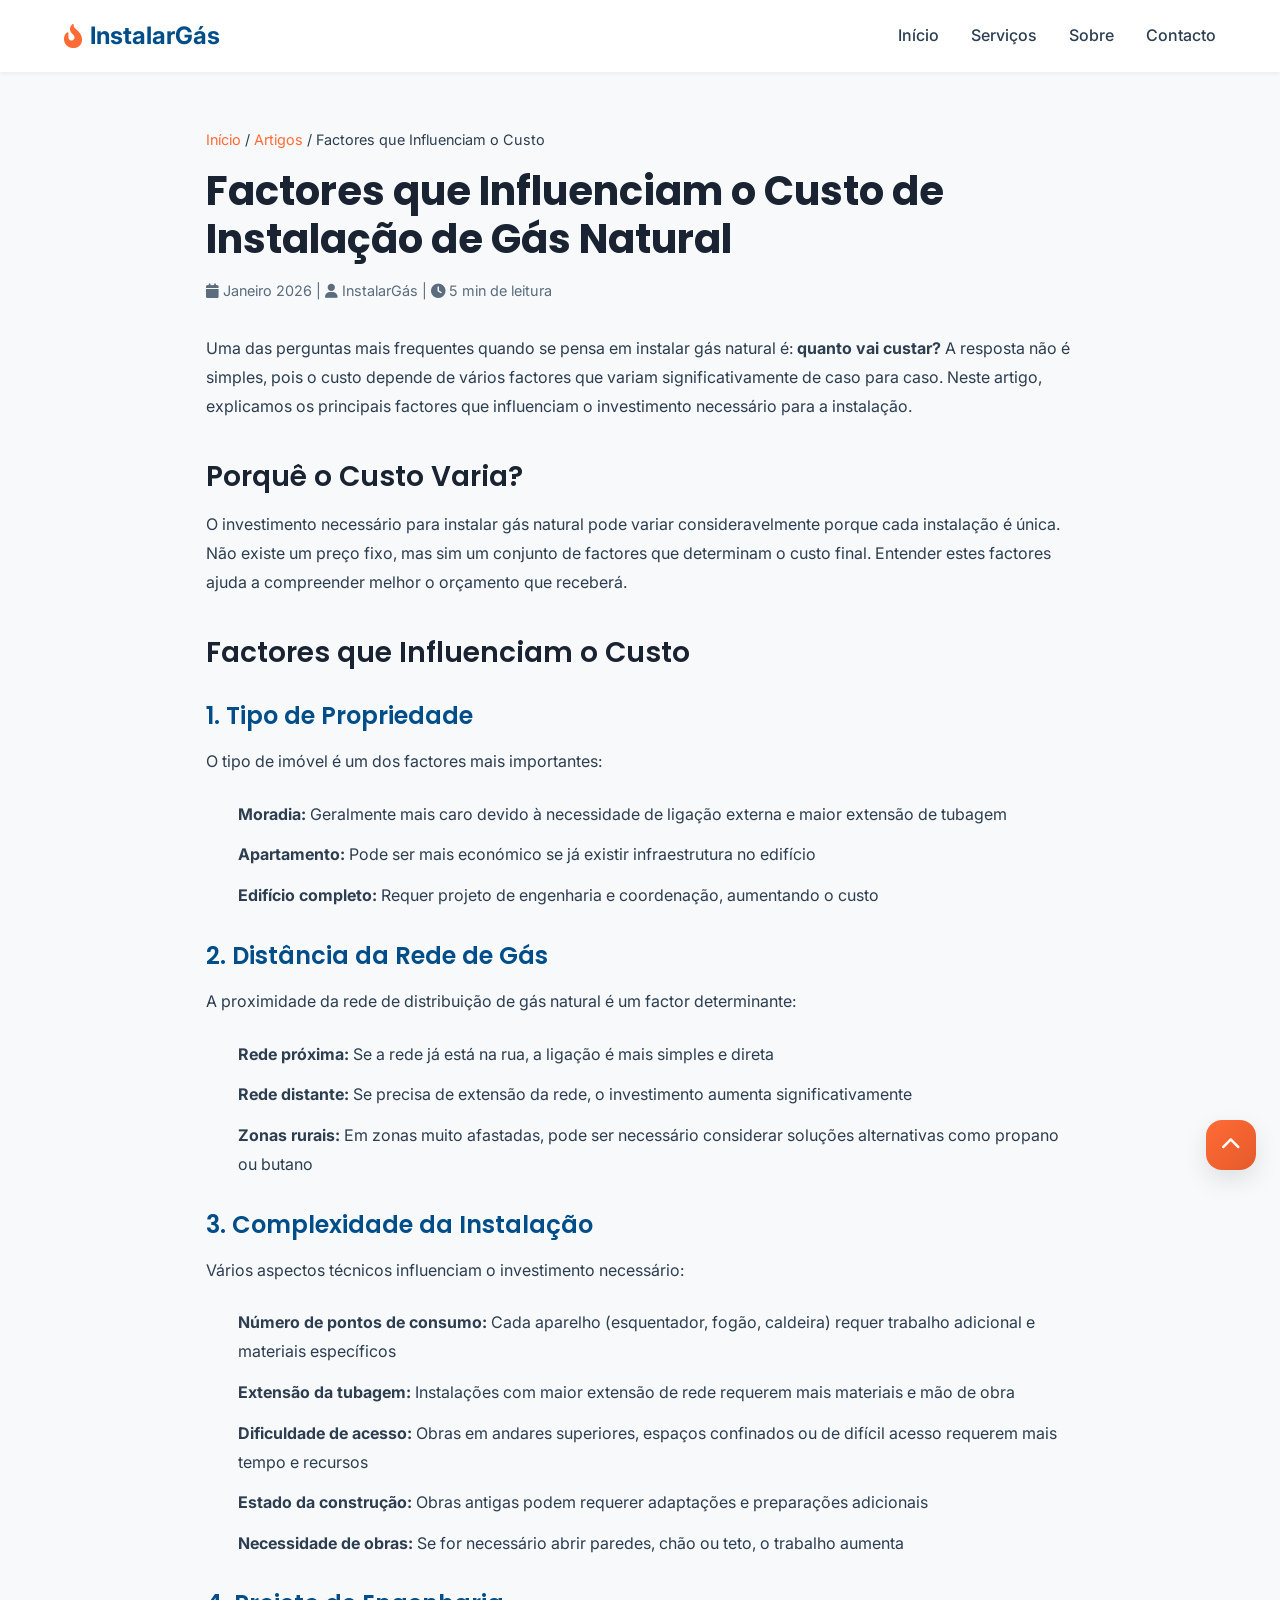
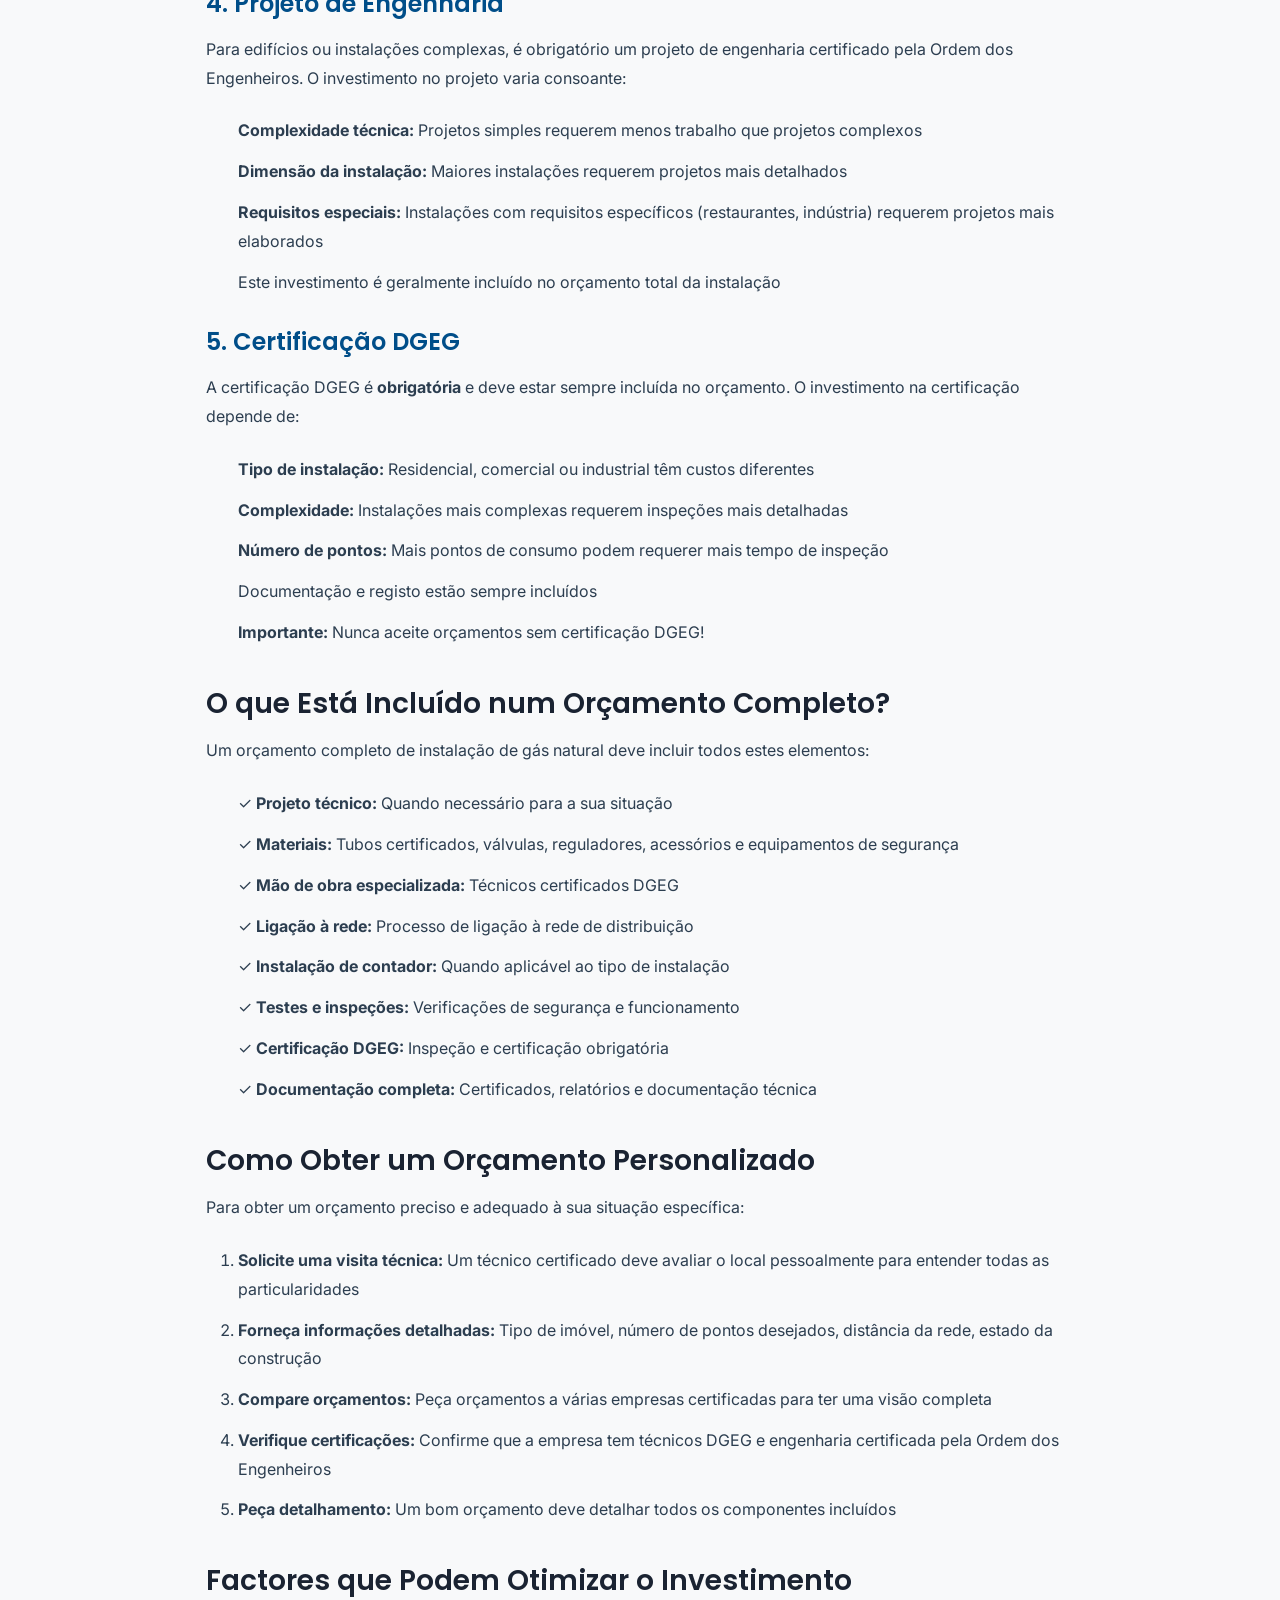
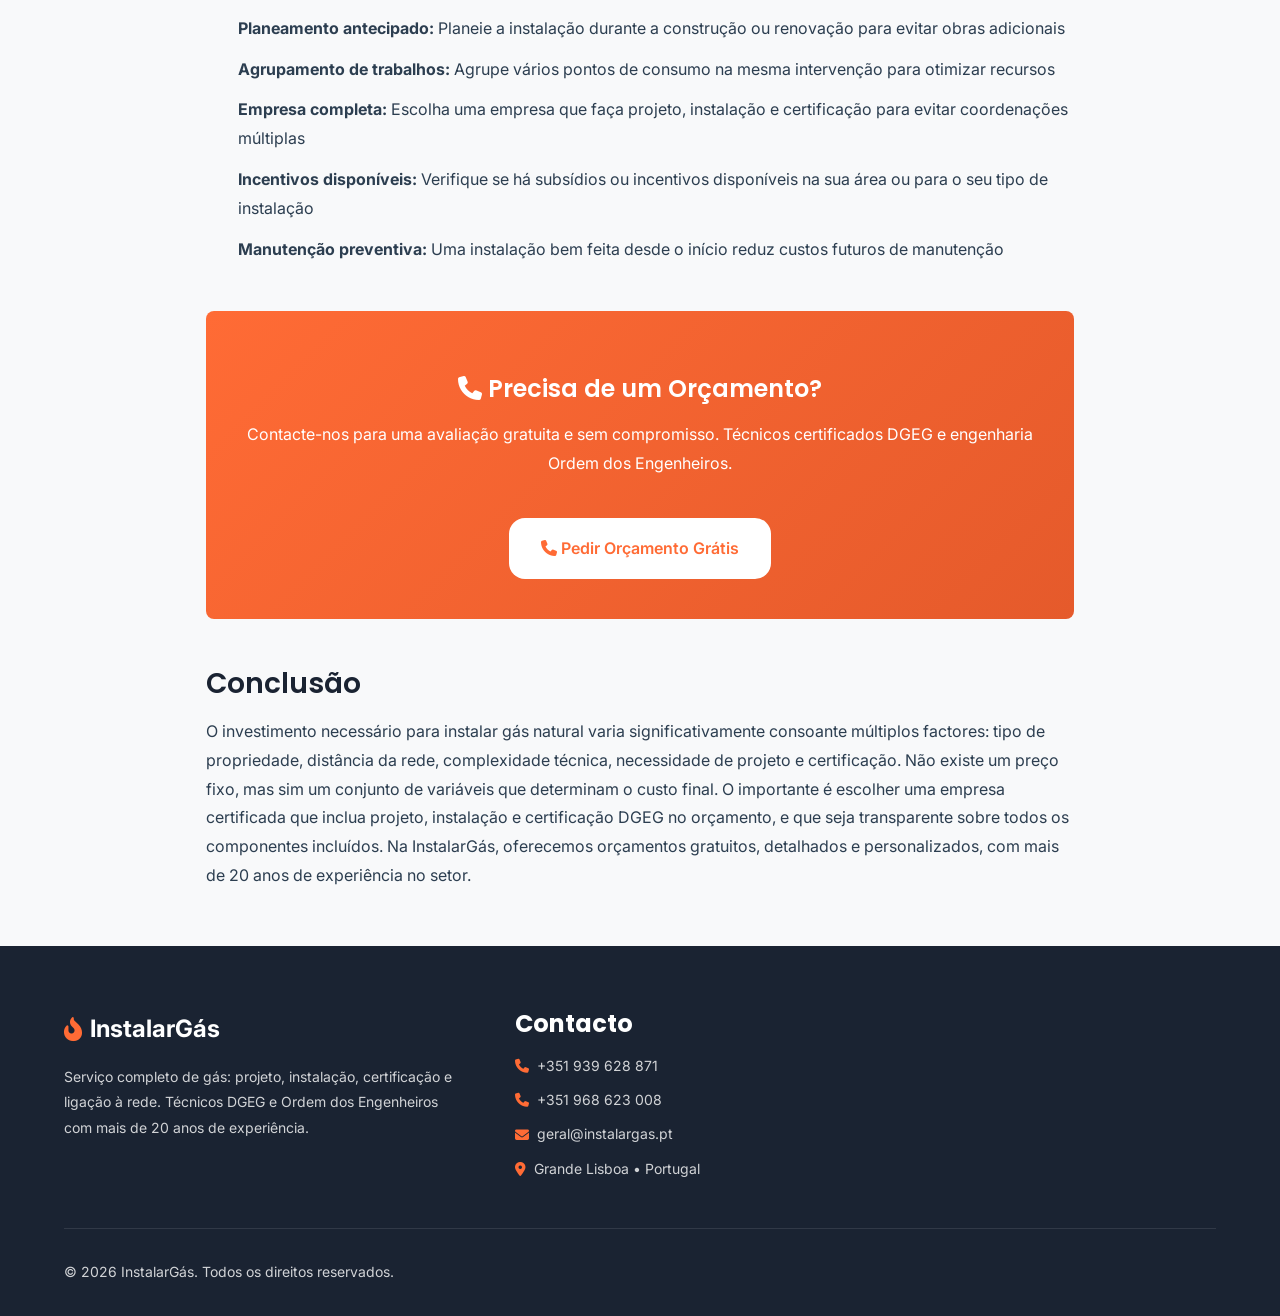
<file: artigos/quanto-custa-instalar-gas-natural.html>
<!DOCTYPE html>
<html lang="pt-PT">
<head>
    <meta charset="UTF-8">
    <meta name="viewport" content="width=device-width, initial-scale=1.0">
    <meta http-equiv="X-UA-Compatible" content="IE=edge">
    
    <!-- Google tag (gtag.js) -->
    <script async src="https://www.googletagmanager.com/gtag/js?id=G-53D8249487"></script>
    <script>
      window.dataLayer = window.dataLayer || [];
      function gtag(){dataLayer.push(arguments);}
      gtag('js', new Date());
      gtag('config', 'G-53D8249487');
    </script>
    
    <title>Factores que Influenciam o Custo de Instalação de Gás Natural | InstalarGás</title>
    <meta name="title" content="Factores que Influenciam o Custo de Instalação de Gás Natural | InstalarGás">
    <meta name="description" content="Descubra quais os factores que influenciam o custo de instalação de gás natural. Tipo de propriedade, complexidade, certificação DGEG e muito mais.">
    <meta name="keywords" content="factores custo instalação gás, instalação gás natural, custo instalação gás, orçamento instalação gás, certificação DGEG">
    <meta name="author" content="InstalarGás">
    <meta name="robots" content="index, follow, max-snippet:-1, max-image-preview:large, max-video-preview:-1">
    
    <link rel="canonical" href="https://instalargas.pt/artigos/quanto-custa-instalar-gas-natural.html">
    <link rel="alternate" hreflang="pt-PT" href="https://instalargas.pt/artigos/quanto-custa-instalar-gas-natural.html">
    
    <!-- Open Graph -->
    <meta property="og:type" content="article">
    <meta property="og:url" content="https://instalargas.pt/artigos/quanto-custa-instalar-gas-natural.html">
    <meta property="og:title" content="Quanto Custa Instalar Gás Natural em Casa? | InstalarGás">
    <meta property="og:description" content="Descubra quanto custa instalar gás natural em casa. Preços médios, factores que influenciam o custo, certificação DGEG incluída.">
    <meta property="og:image" content="https://instalargas.pt/images/og-image.jpg">
    <meta property="og:locale" content="pt_PT">
    
    <link rel="icon" type="image/svg+xml" href="data:image/svg+xml,<svg xmlns='http://www.w3.org/2000/svg' viewBox='0 0 100 100'><circle cx='50' cy='50' r='45' fill='%23FF6B35'/><path d='M50 20 L35 50 L50 45 L65 50 Z' fill='white'/><circle cx='50' cy='65' r='8' fill='white'/><circle cx='35' cy='60' r='5' fill='white'/><circle cx='65' cy='60' r='5' fill='white'/></svg>">
    <link rel="stylesheet" href="../css/styles.css">
    <link rel="stylesheet" href="https://cdnjs.cloudflare.com/ajax/libs/font-awesome/6.5.1/css/all.min.css" crossorigin="anonymous">
    <link href="https://fonts.googleapis.com/css2?family=Inter:wght@300;400;500;600;700;800&family=Poppins:wght@600;700;800&display=swap" rel="stylesheet">
    
    <style>
        .article-container {
            max-width: 900px;
            margin: 0 auto;
            padding: 2rem 1rem;
        }
        .article-header {
            margin-bottom: 2rem;
        }
        .article-title {
            font-size: 2.5rem;
            font-weight: 700;
            color: var(--title-color);
            margin-bottom: 1rem;
            line-height: 1.2;
        }
        .article-meta {
            color: var(--text-light);
            font-size: 0.9rem;
            margin-bottom: 2rem;
        }
        .article-content {
            line-height: 1.8;
            color: var(--text-color);
        }
        .article-content h2 {
            font-size: 1.75rem;
            font-weight: 600;
            color: var(--title-color);
            margin-top: 2.5rem;
            margin-bottom: 1rem;
        }
        .article-content h3 {
            font-size: 1.5rem;
            font-weight: 600;
            color: var(--secondary-color);
            margin-top: 2rem;
            margin-bottom: 1rem;
        }
        .article-content p {
            margin-bottom: 1.5rem;
        }
        .article-content ul, .article-content ol {
            margin-bottom: 1.5rem;
            padding-left: 2rem;
        }
        .article-content li {
            margin-bottom: 0.75rem;
        }
        .price-box {
            background: var(--bg-color);
            border-left: 4px solid var(--primary-color);
            padding: 1.5rem;
            margin: 2rem 0;
            border-radius: 4px;
        }
        .cta-box {
            background: var(--gradient-primary);
            color: white;
            padding: 2rem;
            border-radius: 8px;
            text-align: center;
            margin: 3rem 0;
        }
        .cta-box h3 {
            color: white;
            margin-bottom: 1rem;
        }
        .breadcrumb {
            margin-bottom: 1rem;
            font-size: 0.9rem;
        }
        .breadcrumb a {
            color: var(--primary-color);
            text-decoration: none;
        }
    </style>
    
    <script type="application/ld+json">
    {
      "@context": "https://schema.org",
      "@type": "Article",
      "headline": "Factores que Influenciam o Custo de Instalação de Gás Natural",
      "description": "Descubra quais os factores que influenciam o custo de instalação de gás natural. Tipo de propriedade, complexidade, certificação DGEG e muito mais.",
      "author": {
        "@type": "Organization",
        "name": "InstalarGás"
      },
      "publisher": {
        "@type": "Organization",
        "name": "InstalarGás",
        "logo": {
          "@type": "ImageObject",
          "url": "https://instalargas.pt/images/logo.jpg"
        }
      },
      "datePublished": "2026-01-01",
      "dateModified": "2026-01-01"
    }
    </script>
</head>
<body>
    <header class="header" id="header">
        <nav class="nav container">
            <a href="../index.html" class="nav__logo">
                <i class="fas fa-fire-flame-curved"></i>
                <span>InstalarGás</span>
            </a>
            
            <div class="nav__menu" id="nav-menu">
                <ul class="nav__list">
                    <li class="nav__item">
                        <a href="../index.html" class="nav__link">Início</a>
                    </li>
                    <li class="nav__item">
                        <a href="../index.html#services" class="nav__link">Serviços</a>
                    </li>
                    <li class="nav__item">
                        <a href="../index.html#about" class="nav__link">Sobre</a>
                    </li>
                    <li class="nav__item">
                        <a href="../index.html#contact" class="nav__link">Contacto</a>
                    </li>
                </ul>
                
                <div class="nav__close" id="nav-close">
                    <i class="fas fa-times"></i>
                </div>
            </div>
            
            <div class="nav__toggle" id="nav-toggle">
                <i class="fas fa-bars"></i>
            </div>
        </nav>
    </header>

    <main class="main" style="padding-top: 6rem;">
        <article class="article-container">
                <div class="breadcrumb">
                <a href="../index.html">Início</a> / <a href="../index.html#services">Artigos</a> / Factores que Influenciam o Custo
            </div>
            
            <header class="article-header">
                <h1 class="article-title">Factores que Influenciam o Custo de Instalação de Gás Natural</h1>
                <div class="article-meta">
                    <i class="fas fa-calendar"></i> Janeiro 2026 | 
                    <i class="fas fa-user"></i> InstalarGás | 
                    <i class="fas fa-clock"></i> 5 min de leitura
                </div>
            </header>
            
            <div class="article-content">
                <p>Uma das perguntas mais frequentes quando se pensa em instalar gás natural é: <strong>quanto vai custar?</strong> A resposta não é simples, pois o custo depende de vários factores que variam significativamente de caso para caso. Neste artigo, explicamos os principais factores que influenciam o investimento necessário para a instalação.</p>
                
                <h2>Porquê o Custo Varia?</h2>
                
                <p>O investimento necessário para instalar gás natural pode variar consideravelmente porque cada instalação é única. Não existe um preço fixo, mas sim um conjunto de factores que determinam o custo final. Entender estes factores ajuda a compreender melhor o orçamento que receberá.</p>
                
                <h2>Factores que Influenciam o Custo</h2>
                
                <h3>1. Tipo de Propriedade</h3>
                <p>O tipo de imóvel é um dos factores mais importantes:</p>
                <ul>
                    <li><strong>Moradia:</strong> Geralmente mais caro devido à necessidade de ligação externa e maior extensão de tubagem</li>
                    <li><strong>Apartamento:</strong> Pode ser mais económico se já existir infraestrutura no edifício</li>
                    <li><strong>Edifício completo:</strong> Requer projeto de engenharia e coordenação, aumentando o custo</li>
                </ul>
                
                <h3>2. Distância da Rede de Gás</h3>
                <p>A proximidade da rede de distribuição de gás natural é um factor determinante:</p>
                <ul>
                    <li><strong>Rede próxima:</strong> Se a rede já está na rua, a ligação é mais simples e direta</li>
                    <li><strong>Rede distante:</strong> Se precisa de extensão da rede, o investimento aumenta significativamente</li>
                    <li><strong>Zonas rurais:</strong> Em zonas muito afastadas, pode ser necessário considerar soluções alternativas como propano ou butano</li>
                </ul>
                
                <h3>3. Complexidade da Instalação</h3>
                <p>Vários aspectos técnicos influenciam o investimento necessário:</p>
                <ul>
                    <li><strong>Número de pontos de consumo:</strong> Cada aparelho (esquentador, fogão, caldeira) requer trabalho adicional e materiais específicos</li>
                    <li><strong>Extensão da tubagem:</strong> Instalações com maior extensão de rede requerem mais materiais e mão de obra</li>
                    <li><strong>Dificuldade de acesso:</strong> Obras em andares superiores, espaços confinados ou de difícil acesso requerem mais tempo e recursos</li>
                    <li><strong>Estado da construção:</strong> Obras antigas podem requerer adaptações e preparações adicionais</li>
                    <li><strong>Necessidade de obras:</strong> Se for necessário abrir paredes, chão ou teto, o trabalho aumenta</li>
                </ul>
                
                <h3>4. Projeto de Engenharia</h3>
                <p>Para edifícios ou instalações complexas, é obrigatório um projeto de engenharia certificado pela Ordem dos Engenheiros. O investimento no projeto varia consoante:</p>
                <ul>
                    <li><strong>Complexidade técnica:</strong> Projetos simples requerem menos trabalho que projetos complexos</li>
                    <li><strong>Dimensão da instalação:</strong> Maiores instalações requerem projetos mais detalhados</li>
                    <li><strong>Requisitos especiais:</strong> Instalações com requisitos específicos (restaurantes, indústria) requerem projetos mais elaborados</li>
                    <li>Este investimento é geralmente incluído no orçamento total da instalação</li>
                </ul>
                
                <h3>5. Certificação DGEG</h3>
                <p>A certificação DGEG é <strong>obrigatória</strong> e deve estar sempre incluída no orçamento. O investimento na certificação depende de:</p>
                <ul>
                    <li><strong>Tipo de instalação:</strong> Residencial, comercial ou industrial têm custos diferentes</li>
                    <li><strong>Complexidade:</strong> Instalações mais complexas requerem inspeções mais detalhadas</li>
                    <li><strong>Número de pontos:</strong> Mais pontos de consumo podem requerer mais tempo de inspeção</li>
                    <li>Documentação e registo estão sempre incluídos</li>
                    <li><strong>Importante:</strong> Nunca aceite orçamentos sem certificação DGEG!</li>
                </ul>
                
                <h2>O que Está Incluído num Orçamento Completo?</h2>
                <p>Um orçamento completo de instalação de gás natural deve incluir todos estes elementos:</p>
                <ul>
                    <li>✓ <strong>Projeto técnico:</strong> Quando necessário para a sua situação</li>
                    <li>✓ <strong>Materiais:</strong> Tubos certificados, válvulas, reguladores, acessórios e equipamentos de segurança</li>
                    <li>✓ <strong>Mão de obra especializada:</strong> Técnicos certificados DGEG</li>
                    <li>✓ <strong>Ligação à rede:</strong> Processo de ligação à rede de distribuição</li>
                    <li>✓ <strong>Instalação de contador:</strong> Quando aplicável ao tipo de instalação</li>
                    <li>✓ <strong>Testes e inspeções:</strong> Verificações de segurança e funcionamento</li>
                    <li>✓ <strong>Certificação DGEG:</strong> Inspeção e certificação obrigatória</li>
                    <li>✓ <strong>Documentação completa:</strong> Certificados, relatórios e documentação técnica</li>
                </ul>
                
                <h2>Como Obter um Orçamento Personalizado</h2>
                <p>Para obter um orçamento preciso e adequado à sua situação específica:</p>
                <ol>
                    <li><strong>Solicite uma visita técnica:</strong> Um técnico certificado deve avaliar o local pessoalmente para entender todas as particularidades</li>
                    <li><strong>Forneça informações detalhadas:</strong> Tipo de imóvel, número de pontos desejados, distância da rede, estado da construção</li>
                    <li><strong>Compare orçamentos:</strong> Peça orçamentos a várias empresas certificadas para ter uma visão completa</li>
                    <li><strong>Verifique certificações:</strong> Confirme que a empresa tem técnicos DGEG e engenharia certificada pela Ordem dos Engenheiros</li>
                    <li><strong>Peça detalhamento:</strong> Um bom orçamento deve detalhar todos os componentes incluídos</li>
                </ol>
                
                <h2>Factores que Podem Otimizar o Investimento</h2>
                <ul>
                    <li><strong>Planeamento antecipado:</strong> Planeie a instalação durante a construção ou renovação para evitar obras adicionais</li>
                    <li><strong>Agrupamento de trabalhos:</strong> Agrupe vários pontos de consumo na mesma intervenção para otimizar recursos</li>
                    <li><strong>Empresa completa:</strong> Escolha uma empresa que faça projeto, instalação e certificação para evitar coordenações múltiplas</li>
                    <li><strong>Incentivos disponíveis:</strong> Verifique se há subsídios ou incentivos disponíveis na sua área ou para o seu tipo de instalação</li>
                    <li><strong>Manutenção preventiva:</strong> Uma instalação bem feita desde o início reduz custos futuros de manutenção</li>
                </ul>
                
                <div class="cta-box">
                    <h3><i class="fas fa-phone"></i> Precisa de um Orçamento?</h3>
                    <p>Contacte-nos para uma avaliação gratuita e sem compromisso. Técnicos certificados DGEG e engenharia Ordem dos Engenheiros.</p>
                    <a href="../index.html#contact" class="button button__light" style="margin-top: 1rem; display: inline-block;">
                        <i class="fas fa-phone"></i> Pedir Orçamento Grátis
                    </a>
                </div>
                
                <h2>Conclusão</h2>
                <p>O investimento necessário para instalar gás natural varia significativamente consoante múltiplos factores: tipo de propriedade, distância da rede, complexidade técnica, necessidade de projeto e certificação. Não existe um preço fixo, mas sim um conjunto de variáveis que determinam o custo final. O importante é escolher uma empresa certificada que inclua projeto, instalação e certificação DGEG no orçamento, e que seja transparente sobre todos os componentes incluídos. Na InstalarGás, oferecemos orçamentos gratuitos, detalhados e personalizados, com mais de 20 anos de experiência no setor.</p>
            </div>
        </article>
    </main>

    <footer class="footer">
        <div class="container">
            <div class="footer__container">
                <div class="footer__content">
                    <a href="../index.html" class="footer__logo">
                        <i class="fas fa-fire-flame-curved"></i>
                        <span>InstalarGás</span>
                    </a>
                    <p class="footer__description">
                        Serviço completo de gás: projeto, instalação, certificação e ligação à rede. 
                        Técnicos DGEG e Ordem dos Engenheiros com mais de 20 anos de experiência.
                    </p>
                </div>
                
                <div class="footer__content">
                    <h3 class="footer__title">Contacto</h3>
                    <ul class="footer__links">
                        <li>
                            <i class="fas fa-phone"></i>
                            <a href="tel:+351939628871" class="footer__link">+351 939 628 871</a>
                        </li>
                        <li>
                            <i class="fas fa-phone"></i>
                            <a href="tel:+351968623008" class="footer__link">+351 968 623 008</a>
                        </li>
                        <li>
                            <i class="fas fa-envelope"></i>
                            <a href="mailto:geral@instalargas.pt" class="footer__link">geral@instalargas.pt</a>
                        </li>
                        <li>
                            <i class="fas fa-map-marker-alt"></i>
                            <span class="footer__link">Grande Lisboa • Portugal</span>
                        </li>
                    </ul>
                </div>
            </div>
            
            <div class="footer__bottom">
                <p class="footer__copy">
                    &copy; 2026 InstalarGás. Todos os direitos reservados.
                </p>
            </div>
        </div>
    </footer>

    <a href="#header" class="scrollup" id="scroll-up">
        <i class="fas fa-chevron-up"></i>
    </a>

    <script src="../js/main.js"></script>
</body>
</html>
</file>
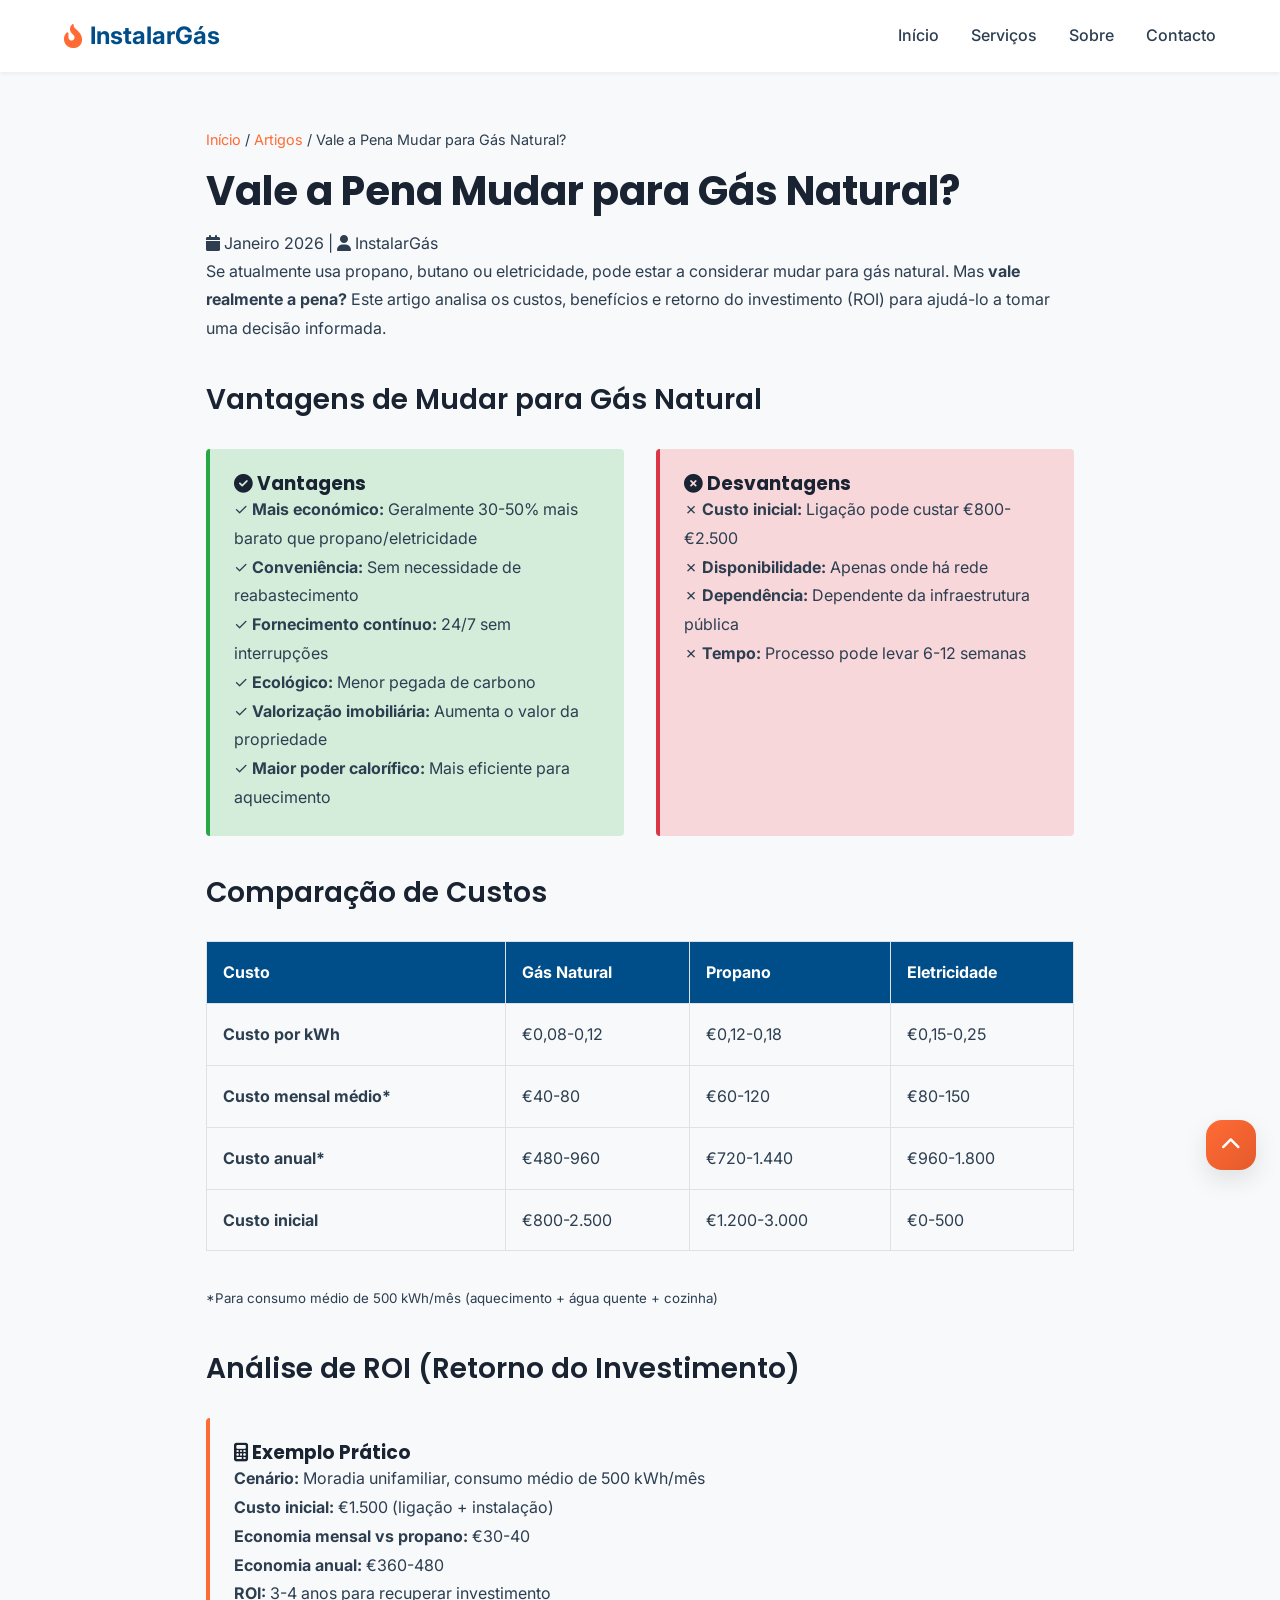
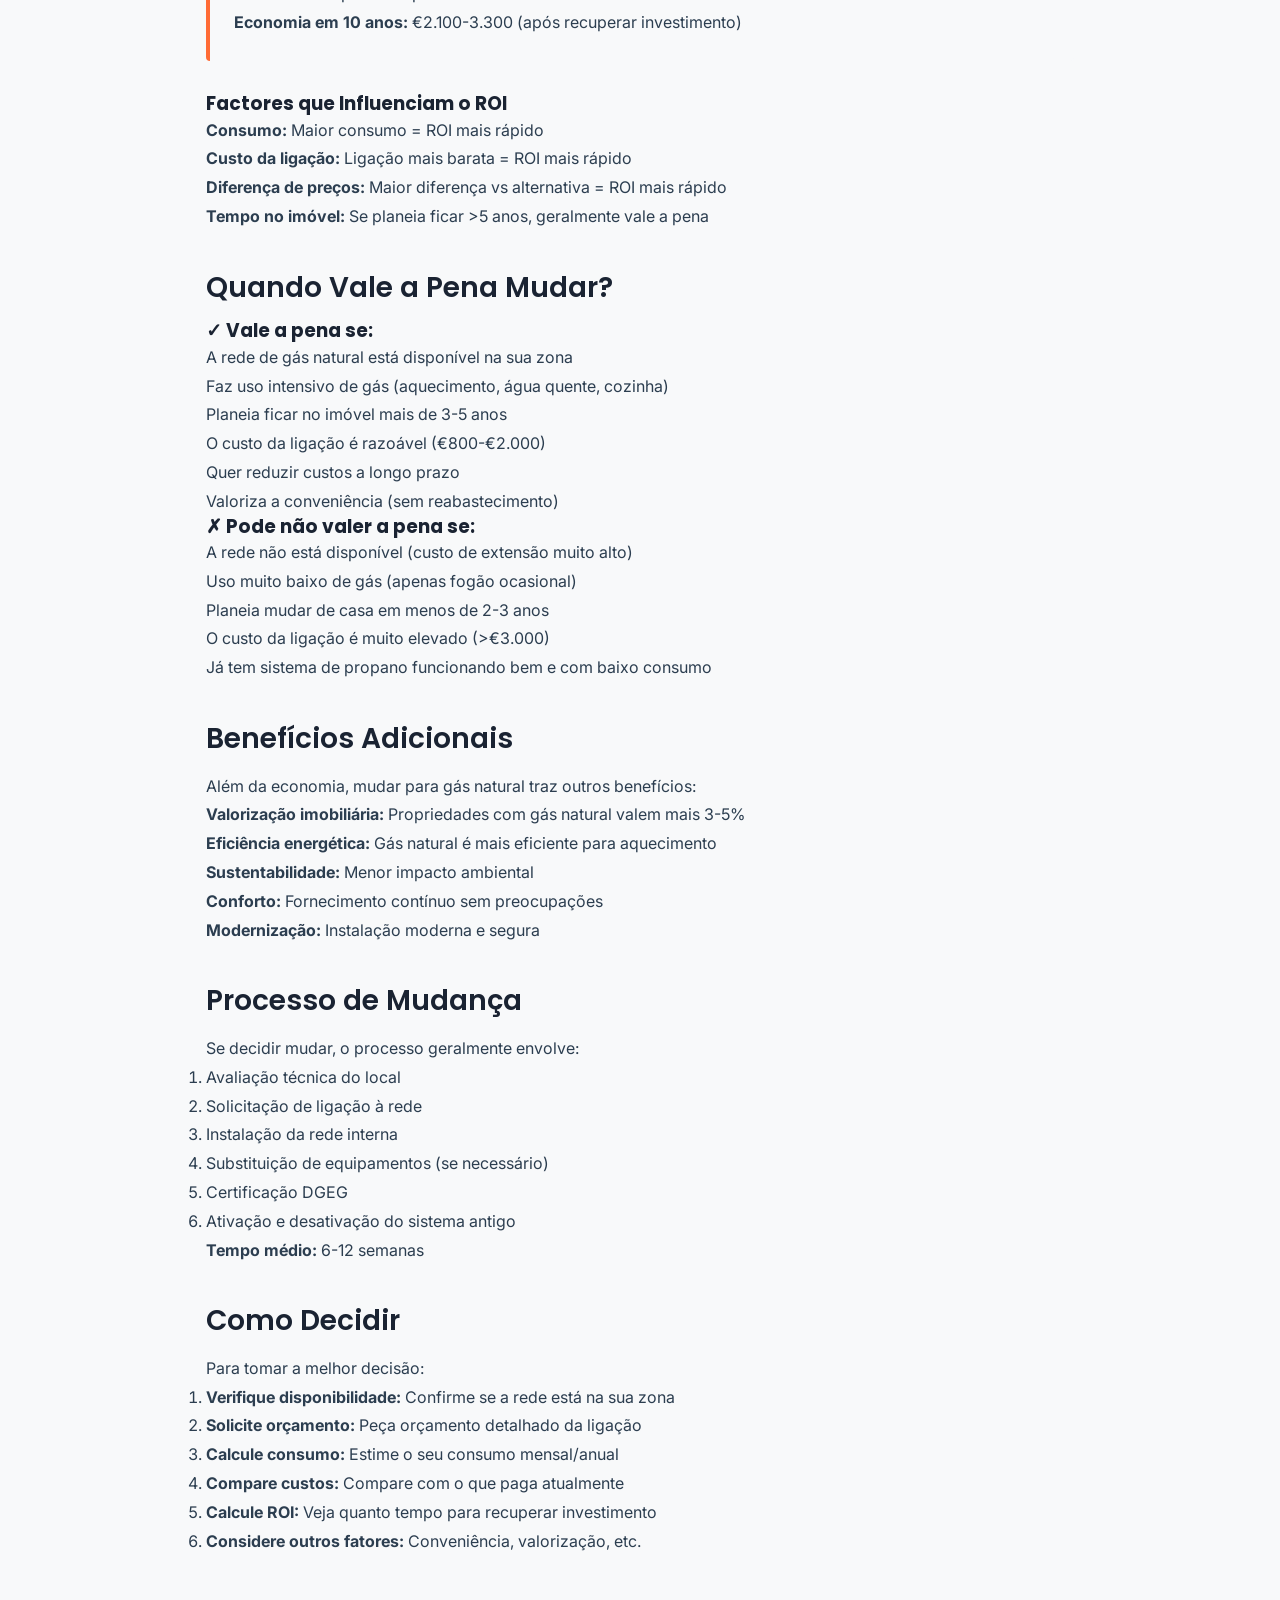
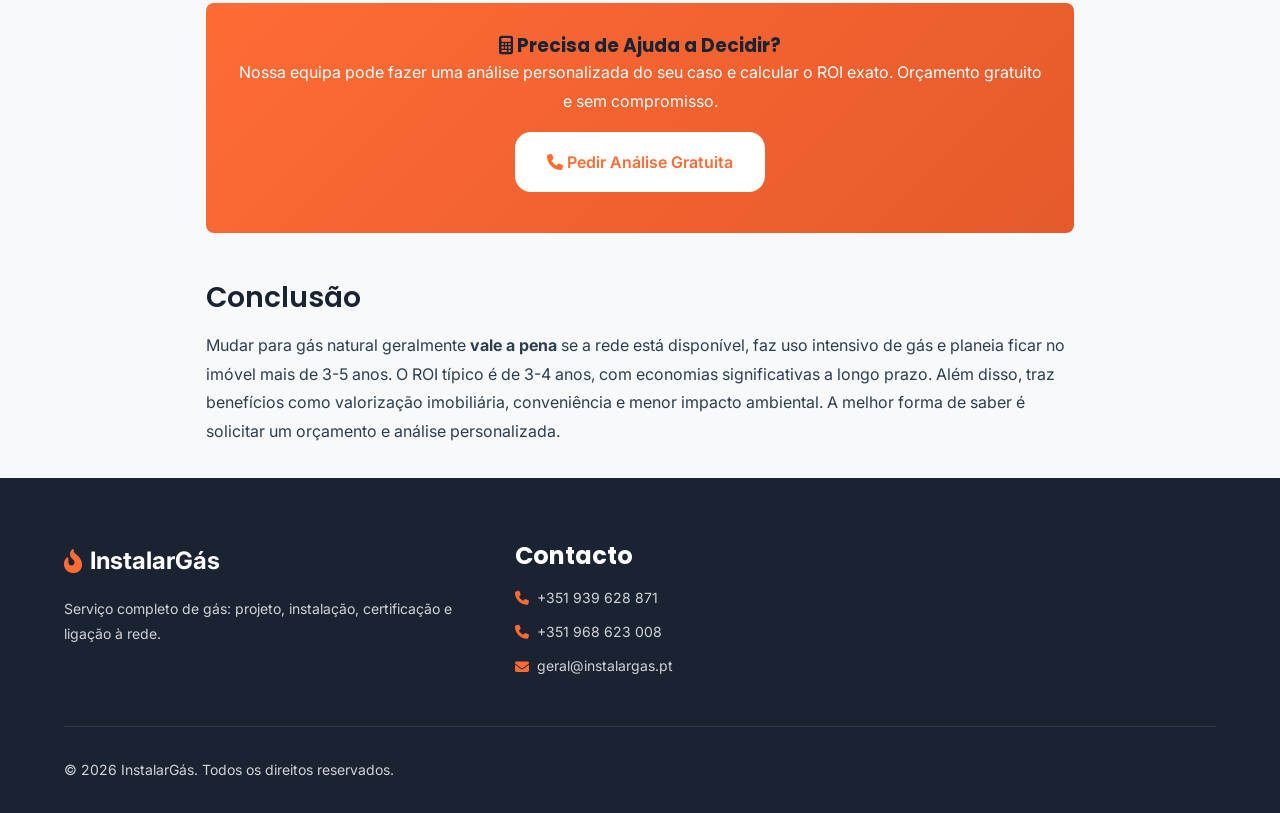
<file: artigos/vale-pena-mudar-gas-natural.html>
<!DOCTYPE html>
<html lang="pt-PT">
<head>
    <meta charset="UTF-8">
    <meta name="viewport" content="width=device-width, initial-scale=1.0">
    <script async src="https://www.googletagmanager.com/gtag/js?id=G-53D8249487"></script>
    <script>window.dataLayer = window.dataLayer || []; function gtag(){dataLayer.push(arguments);} gtag('js', new Date()); gtag('config', 'G-53D8249487');</script>
    <title>Vale a Pena Mudar para Gás Natural? | Análise Completa | InstalarGás</title>
    <meta name="description" content="Descubra se vale a pena mudar para gás natural. Comparação de custos, benefícios, ROI e factores a considerar na decisão em Portugal.">
    <meta name="keywords" content="mudar para gás natural, vale a pena gás natural, gás natural vs propano, gás natural vs eletricidade, ROI gás natural">
    <link rel="canonical" href="https://instalargas.pt/artigos/vale-pena-mudar-gas-natural.html">
    <link rel="stylesheet" href="../css/styles.css">
    <link rel="stylesheet" href="https://cdnjs.cloudflare.com/ajax/libs/font-awesome/6.5.1/css/all.min.css">
    <link href="https://fonts.googleapis.com/css2?family=Inter:wght@300;400;500;600;700;800&family=Poppins:wght@600;700;800&display=swap" rel="stylesheet">
    <style>
        .article-container { max-width: 900px; margin: 0 auto; padding: 2rem 1rem; }
        .article-title { font-size: 2.5rem; font-weight: 700; color: var(--title-color); margin-bottom: 1rem; }
        .article-content { line-height: 1.8; color: var(--text-color); }
        .article-content h2 { font-size: 1.75rem; font-weight: 600; color: var(--title-color); margin-top: 2.5rem; margin-bottom: 1rem; }
        .pros-cons { display: grid; grid-template-columns: 1fr 1fr; gap: 2rem; margin: 2rem 0; }
        .pros-box { background: #d4edda; border-left: 4px solid #28a745; padding: 1.5rem; border-radius: 4px; }
        .cons-box { background: #f8d7da; border-left: 4px solid #dc3545; padding: 1.5rem; border-radius: 4px; }
        .comparison-table { width: 100%; border-collapse: collapse; margin: 2rem 0; }
        .comparison-table th, .comparison-table td { padding: 1rem; text-align: left; border: 1px solid var(--border-color); }
        .comparison-table th { background: var(--secondary-color); color: white; }
        .roi-box { background: var(--bg-color); border-left: 4px solid var(--primary-color); padding: 1.5rem; margin: 2rem 0; border-radius: 4px; }
        .cta-box { background: var(--gradient-primary); color: white; padding: 2rem; border-radius: 8px; text-align: center; margin: 3rem 0; }
        .breadcrumb { margin-bottom: 1rem; font-size: 0.9rem; }
        .breadcrumb a { color: var(--primary-color); text-decoration: none; }
        @media (max-width: 768px) { .pros-cons { grid-template-columns: 1fr; } }
    </style>
</head>
<body>
    <header class="header" id="header">
        <nav class="nav container">
            <a href="../index.html" class="nav__logo"><i class="fas fa-fire-flame-curved"></i><span>InstalarGás</span></a>
            <div class="nav__menu" id="nav-menu">
                <ul class="nav__list">
                    <li class="nav__item"><a href="../index.html" class="nav__link">Início</a></li>
                    <li class="nav__item"><a href="../index.html#services" class="nav__link">Serviços</a></li>
                    <li class="nav__item"><a href="../index.html#about" class="nav__link">Sobre</a></li>
                    <li class="nav__item"><a href="../index.html#contact" class="nav__link">Contacto</a></li>
                </ul>
                <div class="nav__close" id="nav-close"><i class="fas fa-times"></i></div>
            </div>
            <div class="nav__toggle" id="nav-toggle"><i class="fas fa-bars"></i></div>
        </nav>
    </header>

    <main class="main" style="padding-top: 6rem;">
        <article class="article-container">
            <div class="breadcrumb"><a href="../index.html">Início</a> / <a href="../index.html#services">Artigos</a> / Vale a Pena Mudar para Gás Natural?</div>
            <h1 class="article-title">Vale a Pena Mudar para Gás Natural?</h1>
            <div class="article-meta"><i class="fas fa-calendar"></i> Janeiro 2026 | <i class="fas fa-user"></i> InstalarGás</div>
            
            <div class="article-content">
                <p>Se atualmente usa propano, butano ou eletricidade, pode estar a considerar mudar para gás natural. Mas <strong>vale realmente a pena?</strong> Este artigo analisa os custos, benefícios e retorno do investimento (ROI) para ajudá-lo a tomar uma decisão informada.</p>
                
                <h2>Vantagens de Mudar para Gás Natural</h2>
                
                <div class="pros-cons">
                    <div class="pros-box">
                        <h3><i class="fas fa-check-circle"></i> Vantagens</h3>
                        <ul>
                            <li>✓ <strong>Mais económico:</strong> Geralmente 30-50% mais barato que propano/eletricidade</li>
                            <li>✓ <strong>Conveniência:</strong> Sem necessidade de reabastecimento</li>
                            <li>✓ <strong>Fornecimento contínuo:</strong> 24/7 sem interrupções</li>
                            <li>✓ <strong>Ecológico:</strong> Menor pegada de carbono</li>
                            <li>✓ <strong>Valorização imobiliária:</strong> Aumenta o valor da propriedade</li>
                            <li>✓ <strong>Maior poder calorífico:</strong> Mais eficiente para aquecimento</li>
                        </ul>
                    </div>
                    
                    <div class="cons-box">
                        <h3><i class="fas fa-times-circle"></i> Desvantagens</h3>
                        <ul>
                            <li>✗ <strong>Custo inicial:</strong> Ligação pode custar €800-€2.500</li>
                            <li>✗ <strong>Disponibilidade:</strong> Apenas onde há rede</li>
                            <li>✗ <strong>Dependência:</strong> Dependente da infraestrutura pública</li>
                            <li>✗ <strong>Tempo:</strong> Processo pode levar 6-12 semanas</li>
                        </ul>
                    </div>
                </div>
                
                <h2>Comparação de Custos</h2>
                
                <table class="comparison-table">
                    <thead>
                        <tr>
                            <th>Custo</th>
                            <th>Gás Natural</th>
                            <th>Propano</th>
                            <th>Eletricidade</th>
                        </tr>
                    </thead>
                    <tbody>
                        <tr>
                            <td><strong>Custo por kWh</strong></td>
                            <td>€0,08-0,12</td>
                            <td>€0,12-0,18</td>
                            <td>€0,15-0,25</td>
                        </tr>
                        <tr>
                            <td><strong>Custo mensal médio*</strong></td>
                            <td>€40-80</td>
                            <td>€60-120</td>
                            <td>€80-150</td>
                        </tr>
                        <tr>
                            <td><strong>Custo anual*</strong></td>
                            <td>€480-960</td>
                            <td>€720-1.440</td>
                            <td>€960-1.800</td>
                        </tr>
                        <tr>
                            <td><strong>Custo inicial</strong></td>
                            <td>€800-2.500</td>
                            <td>€1.200-3.000</td>
                            <td>€0-500</td>
                        </tr>
                    </tbody>
                </table>
                <p><small>*Para consumo médio de 500 kWh/mês (aquecimento + água quente + cozinha)</small></p>
                
                <h2>Análise de ROI (Retorno do Investimento)</h2>
                
                <div class="roi-box">
                    <h3><i class="fas fa-calculator"></i> Exemplo Prático</h3>
                    <p><strong>Cenário:</strong> Moradia unifamiliar, consumo médio de 500 kWh/mês</p>
                    <ul>
                        <li><strong>Custo inicial:</strong> €1.500 (ligação + instalação)</li>
                        <li><strong>Economia mensal vs propano:</strong> €30-40</li>
                        <li><strong>Economia anual:</strong> €360-480</li>
                        <li><strong>ROI:</strong> 3-4 anos para recuperar investimento</li>
                        <li><strong>Economia em 10 anos:</strong> €2.100-3.300 (após recuperar investimento)</li>
                    </ul>
                </div>
                
                <h3>Factores que Influenciam o ROI</h3>
                <ul>
                    <li><strong>Consumo:</strong> Maior consumo = ROI mais rápido</li>
                    <li><strong>Custo da ligação:</strong> Ligação mais barata = ROI mais rápido</li>
                    <li><strong>Diferença de preços:</strong> Maior diferença vs alternativa = ROI mais rápido</li>
                    <li><strong>Tempo no imóvel:</strong> Se planeia ficar >5 anos, geralmente vale a pena</li>
                </ul>
                
                <h2>Quando Vale a Pena Mudar?</h2>
                
                <h3>✓ Vale a pena se:</h3>
                <ul>
                    <li>A rede de gás natural está disponível na sua zona</li>
                    <li>Faz uso intensivo de gás (aquecimento, água quente, cozinha)</li>
                    <li>Planeia ficar no imóvel mais de 3-5 anos</li>
                    <li>O custo da ligação é razoável (€800-€2.000)</li>
                    <li>Quer reduzir custos a longo prazo</li>
                    <li>Valoriza a conveniência (sem reabastecimento)</li>
                </ul>
                
                <h3>✗ Pode não valer a pena se:</h3>
                <ul>
                    <li>A rede não está disponível (custo de extensão muito alto)</li>
                    <li>Uso muito baixo de gás (apenas fogão ocasional)</li>
                    <li>Planeia mudar de casa em menos de 2-3 anos</li>
                    <li>O custo da ligação é muito elevado (>€3.000)</li>
                    <li>Já tem sistema de propano funcionando bem e com baixo consumo</li>
                </ul>
                
                <h2>Benefícios Adicionais</h2>
                <p>Além da economia, mudar para gás natural traz outros benefícios:</p>
                <ul>
                    <li><strong>Valorização imobiliária:</strong> Propriedades com gás natural valem mais 3-5%</li>
                    <li><strong>Eficiência energética:</strong> Gás natural é mais eficiente para aquecimento</li>
                    <li><strong>Sustentabilidade:</strong> Menor impacto ambiental</li>
                    <li><strong>Conforto:</strong> Fornecimento contínuo sem preocupações</li>
                    <li><strong>Modernização:</strong> Instalação moderna e segura</li>
                </ul>
                
                <h2>Processo de Mudança</h2>
                <p>Se decidir mudar, o processo geralmente envolve:</p>
                <ol>
                    <li>Avaliação técnica do local</li>
                    <li>Solicitação de ligação à rede</li>
                    <li>Instalação da rede interna</li>
                    <li>Substituição de equipamentos (se necessário)</li>
                    <li>Certificação DGEG</li>
                    <li>Ativação e desativação do sistema antigo</li>
                </ol>
                <p><strong>Tempo médio:</strong> 6-12 semanas</p>
                
                <h2>Como Decidir</h2>
                <p>Para tomar a melhor decisão:</p>
                <ol>
                    <li><strong>Verifique disponibilidade:</strong> Confirme se a rede está na sua zona</li>
                    <li><strong>Solicite orçamento:</strong> Peça orçamento detalhado da ligação</li>
                    <li><strong>Calcule consumo:</strong> Estime o seu consumo mensal/anual</li>
                    <li><strong>Compare custos:</strong> Compare com o que paga atualmente</li>
                    <li><strong>Calcule ROI:</strong> Veja quanto tempo para recuperar investimento</li>
                    <li><strong>Considere outros fatores:</strong> Conveniência, valorização, etc.</li>
                </ol>
                
                <div class="cta-box">
                    <h3><i class="fas fa-calculator"></i> Precisa de Ajuda a Decidir?</h3>
                    <p>Nossa equipa pode fazer uma análise personalizada do seu caso e calcular o ROI exato. Orçamento gratuito e sem compromisso.</p>
                    <a href="../index.html#contact" class="button button__light" style="margin-top: 1rem; display: inline-block;">
                        <i class="fas fa-phone"></i> Pedir Análise Gratuita
                    </a>
                </div>
                
                <h2>Conclusão</h2>
                <p>Mudar para gás natural geralmente <strong>vale a pena</strong> se a rede está disponível, faz uso intensivo de gás e planeia ficar no imóvel mais de 3-5 anos. O ROI típico é de 3-4 anos, com economias significativas a longo prazo. Além disso, traz benefícios como valorização imobiliária, conveniência e menor impacto ambiental. A melhor forma de saber é solicitar um orçamento e análise personalizada.</p>
            </div>
        </article>
    </main>

    <footer class="footer">
        <div class="container">
            <div class="footer__container">
                <div class="footer__content">
                    <a href="../index.html" class="footer__logo"><i class="fas fa-fire-flame-curved"></i><span>InstalarGás</span></a>
                    <p class="footer__description">Serviço completo de gás: projeto, instalação, certificação e ligação à rede.</p>
                </div>
                <div class="footer__content">
                    <h3 class="footer__title">Contacto</h3>
                    <ul class="footer__links">
                        <li><i class="fas fa-phone"></i> <a href="tel:+351939628871" class="footer__link">+351 939 628 871</a></li>
                        <li><i class="fas fa-phone"></i> <a href="tel:+351968623008" class="footer__link">+351 968 623 008</a></li>
                        <li><i class="fas fa-envelope"></i> <a href="mailto:geral@instalargas.pt" class="footer__link">geral@instalargas.pt</a></li>
                    </ul>
                </div>
            </div>
            <div class="footer__bottom"><p class="footer__copy">&copy; 2026 InstalarGás. Todos os direitos reservados.</p></div>
        </div>
    </footer>
    <a href="#header" class="scrollup" id="scroll-up"><i class="fas fa-chevron-up"></i></a>
    <script src="../js/main.js"></script>
</body>
</html>
</file>
<file: css/styles.css>
/* =============== VARIABLES =============== */
:root {
    /* Colors */
    --primary-color: #FF6B35;
    --primary-dark: #E55A2B;
    --primary-light: #FF8559;
    --secondary-color: #004E89;
    --secondary-dark: #003A66;
    --secondary-light: #1A6DAA;
    
    --text-color: #2C3E50;
    --text-light: #5A6C7D;
    --title-color: #1A2332;
    
    --white-color: #FFFFFF;
    --bg-color: #F8F9FA;
    --bg-secondary: #E9ECEF;
    --border-color: #DEE2E6;
    
    --success-color: #28A745;
    --warning-color: #FFC107;
    --danger-color: #DC3545;
    
    /* Gradients */
    --gradient-primary: linear-gradient(135deg, var(--primary-color) 0%, var(--primary-dark) 100%);
    --gradient-secondary: linear-gradient(135deg, var(--secondary-color) 0%, var(--secondary-dark) 100%);
    --gradient-overlay: linear-gradient(135deg, rgba(0, 78, 137, 0.95) 0%, rgba(255, 107, 53, 0.95) 100%);
    
    /* Typography */
    --body-font: 'Inter', sans-serif;
    --title-font: 'Poppins', sans-serif;
    
    --biggest-font-size: 2.5rem;
    --h1-font-size: 2rem;
    --h2-font-size: 1.75rem;
    --h3-font-size: 1.25rem;
    --normal-font-size: 1rem;
    --small-font-size: 0.875rem;
    --smaller-font-size: 0.813rem;
    
    --font-light: 300;
    --font-regular: 400;
    --font-medium: 500;
    --font-semi-bold: 600;
    --font-bold: 700;
    --font-extra-bold: 800;
    
    /* Spacing */
    --header-height: 4.5rem;
    --section-padding: 5rem 0;
    
    /* Shadows */
    --shadow-sm: 0 2px 4px rgba(0, 0, 0, 0.05);
    --shadow-md: 0 4px 6px rgba(0, 0, 0, 0.07);
    --shadow-lg: 0 10px 25px rgba(0, 0, 0, 0.1);
    --shadow-xl: 0 20px 40px rgba(0, 0, 0, 0.15);
    
    /* Border Radius */
    --radius-sm: 0.5rem;
    --radius-md: 1rem;
    --radius-lg: 1.5rem;
    --radius-xl: 2rem;
    
    /* Transitions */
    --transition-fast: 0.2s ease;
    --transition-base: 0.3s ease;
    --transition-slow: 0.5s ease;
    
    /* Z-index */
    --z-tooltip: 10;
    --z-fixed: 100;
    --z-modal: 1000;
}

/* =============== BASE =============== */
* {
    margin: 0;
    padding: 0;
    box-sizing: border-box;
}

html {
    scroll-behavior: smooth;
    scroll-padding-top: var(--header-height);
    overflow-x: hidden;
}

body {
    font-family: var(--body-font);
    font-size: var(--normal-font-size);
    background-color: var(--bg-color);
    color: var(--text-color);
    line-height: 1.6;
    overflow-x: hidden;
    width: 100%;
    position: relative;
}

h1, h2, h3, h4 {
    font-family: var(--title-font);
    color: var(--title-color);
    font-weight: var(--font-bold);
    line-height: 1.2;
}

ul {
    list-style: none;
}

a {
    text-decoration: none;
    color: inherit;
}

img {
    max-width: 100%;
    height: auto;
    display: block;
}

input,
button,
textarea,
select {
    font-family: var(--body-font);
    font-size: var(--normal-font-size);
    outline: none;
    border: none;
}

button {
    cursor: pointer;
}

/* =============== REUSABLE CLASSES =============== */
.container {
    max-width: 1200px;
    margin: 0 auto;
    padding: 0 1.5rem;
    width: 100%;
}

@media screen and (max-width: 768px) {
    .container {
        padding: 0 1rem;
    }
}

.section {
    padding: var(--section-padding);
}

.section__header {
    text-align: center;
    margin-bottom: 3rem;
}

.section__subtitle {
    display: block;
    font-size: var(--small-font-size);
    font-weight: var(--font-semi-bold);
    color: var(--primary-color);
    text-transform: uppercase;
    letter-spacing: 1px;
    margin-bottom: 0.5rem;
}

.section__title {
    font-size: var(--h1-font-size);
    margin-bottom: 1rem;
    position: relative;
}

.section__description {
    font-size: var(--normal-font-size);
    color: var(--text-light);
    max-width: 600px;
    margin: 0 auto;
}

/* =============== BUTTONS =============== */
.button {
    display: inline-flex;
    align-items: center;
    justify-content: center;
    gap: 0.5rem;
    padding: 1rem 2rem;
    border-radius: var(--radius-md);
    font-weight: var(--font-semi-bold);
    transition: all var(--transition-base);
    position: relative;
    overflow: hidden;
    z-index: 1;
    min-height: 48px;
    -webkit-tap-highlight-color: transparent;
    user-select: none;
    text-decoration: none;
    cursor: pointer;
}

.button::before {
    content: '';
    position: absolute;
    top: 0;
    left: 0;
    width: 0;
    height: 100%;
    background: rgba(255, 255, 255, 0.1);
    transition: width var(--transition-base);
    z-index: -1;
}

.button:hover::before {
    width: 100%;
}

.button__primary {
    background: var(--gradient-primary);
    color: var(--white-color);
    box-shadow: var(--shadow-md);
}

.button__primary:hover {
    transform: translateY(-2px);
    box-shadow: var(--shadow-lg);
}

.button__primary:active {
    transform: translateY(0) scale(0.98);
}

.button__submit:disabled {
    opacity: 0.7;
    cursor: not-allowed;
    transform: none !important;
}

.button__secondary {
    background: var(--white-color);
    color: var(--secondary-color);
    border: 2px solid var(--secondary-color);
}

.button__secondary:hover {
    background: var(--secondary-color);
    color: var(--white-color);
}

.button__secondary:active {
    transform: scale(0.98);
}

/* Touch device optimizations */
@media (hover: none) {
    .button__primary:hover,
    .button__secondary:hover {
        transform: none;
    }
    
    .button__primary:active,
    .button__secondary:active {
        transform: scale(0.98);
        opacity: 0.9;
    }
}

.button__light {
    background: var(--white-color);
    color: var(--primary-color);
}

.button__light:hover {
    background: rgba(255, 255, 255, 0.9);
}

.button__light-outline {
    background: transparent;
    color: var(--white-color);
    border: 2px solid var(--white-color);
}

.button__light-outline:hover {
    background: var(--white-color);
    color: var(--primary-color);
}

.button__full {
    width: 100%;
    justify-content: center;
}

.button__submit {
    width: 100%;
    padding: 1rem 2rem;
    margin-top: 1rem;
    font-size: 1rem;
}

@media screen and (min-width: 769px) {
    .button__submit {
        width: auto;
        min-width: 200px;
        display: block;
        margin-left: auto;
        margin-right: auto;
    }
}

/* =============== HEADER & NAVIGATION =============== */
.header {
    position: fixed;
    top: 0;
    left: 0;
    width: 100%;
    background: var(--white-color);
    box-shadow: var(--shadow-sm);
    z-index: var(--z-fixed);
    transition: all var(--transition-base);
}

.header.scroll-header {
    box-shadow: var(--shadow-md);
}

.nav {
    display: flex;
    justify-content: space-between;
    align-items: center;
    height: var(--header-height);
    gap: 2rem;
    width: 100%;
}

.nav__logo {
    display: flex;
    align-items: center;
    gap: 0.5rem;
    font-weight: var(--font-bold);
    font-size: var(--h3-font-size);
    color: var(--secondary-color);
    transition: color var(--transition-fast);
}

.nav__logo i {
    font-size: 1.5rem;
    color: var(--primary-color);
}

.nav__logo:hover {
    color: var(--primary-color);
}

.nav__toggle,
.nav__close {
    font-size: 1.5rem;
    cursor: pointer;
    color: var(--title-color);
    transition: color var(--transition-fast);
    padding: 0.5rem;
    display: flex;
    align-items: center;
    justify-content: center;
    min-width: 44px;
    min-height: 44px;
    -webkit-tap-highlight-color: transparent;
}

.nav__toggle:hover,
.nav__close:hover {
    color: var(--primary-color);
}

.nav__toggle:active,
.nav__close:active {
    transform: scale(0.95);
}

/* Mobile Navigation */
@media screen and (max-width: 768px) {
    .nav__menu {
        position: fixed;
        top: 0;
        right: -100%;
        width: 85%;
        max-width: 350px;
        height: 100vh;
        background: var(--white-color);
        box-shadow: -5px 0 25px rgba(0, 0, 0, 0.15);
        padding: 5rem 2rem 2rem;
        transition: right 0.4s cubic-bezier(0.4, 0, 0.2, 1);
        z-index: var(--z-fixed);
        overflow-y: auto;
        flex-direction: column;
        align-items: flex-start;
    }
    
    .nav__menu.show-menu {
        right: 0;
    }
    
    .nav__list {
        display: flex;
        flex-direction: column;
        gap: 2rem;
        width: 100%;
    }
    
    .nav__item {
        border-bottom: 1px solid var(--border-color);
        padding-bottom: 0.5rem;
        width: 100%;
    }
    
    .nav__link {
        display: block;
        padding: 0.75rem 0;
        font-size: 1.1rem;
    }
    
    .nav__close {
        position: absolute;
        top: 1rem;
        right: 1rem;
        z-index: 10;
    }
}

.nav__link {
    font-weight: var(--font-medium);
    color: var(--text-color);
    transition: color var(--transition-fast);
    position: relative;
}

.nav__link::after {
    content: '';
    position: absolute;
    bottom: -0.25rem;
    left: 0;
    width: 0;
    height: 2px;
    background: var(--primary-color);
    transition: width var(--transition-base);
}

.nav__link:hover,
.nav__link.active-link {
    color: var(--primary-color);
}

.nav__link:hover::after,
.nav__link.active-link::after {
    width: 100%;
}

/* Phone Number in Header */
.nav__phone-container {
    display: none; /* Hidden by default, shown on desktop */
    align-items: center;
    gap: 0.5rem;
}

.nav__phone {
    display: flex; /* Changed to flex since container controls visibility */
    align-items: center;
    gap: 0.5rem;
    color: var(--primary-color);
    font-weight: var(--font-semi-bold);
    text-decoration: none;
    padding: 0.5rem 1rem;
    border-radius: var(--radius-md);
    transition: all var(--transition-base);
    white-space: nowrap;
}

.nav__phone:hover {
    background: var(--bg-color);
    color: var(--primary-dark);
    transform: translateY(-2px);
}

.nav__phone i {
    font-size: 1.1rem;
}

.nav__phone-text {
    font-size: var(--normal-font-size);
}

/* Desktop Navigation */
@media screen and (min-width: 769px) {
    .nav__toggle,
    .nav__close {
        display: none;
    }
    
    .nav__menu {
        display: flex;
        align-items: center;
        gap: 2rem;
        flex: 1;
        justify-content: flex-end;
    }
    
    .nav__list {
        display: flex;
        gap: 2rem;
        align-items: center;
        margin: 0;
        padding: 0;
        list-style: none;
    }
    
    .nav__item {
        margin: 0;
        padding: 0;
    }
    
    /* Hide mobile phone button in desktop */
    .nav__phone-mobile {
        display: none !important;
    }
    
    /* Show desktop phone button */
    .nav__phone-container {
        display: flex;
        margin-left: 1rem;
    }
    
    .nav__phone:not(.nav__phone-mobile) {
        display: flex;
    }
}

/* Mobile - Hide phone in header, show in menu */
@media screen and (max-width: 768px) {
    .nav__phone-container {
        display: none;
    }
    
    .nav__phone:not(.nav__phone-mobile) {
        display: none;
    }
    
    .nav__phone-mobile {
        display: flex;
        width: calc(100% - 2rem);
        justify-content: center;
        margin: 2rem auto 0;
        padding: 1rem;
        background: var(--gradient-primary);
        color: var(--white-color);
        border-radius: var(--radius-md);
        font-weight: var(--font-bold);
        font-size: 1.1rem;
        box-shadow: var(--shadow-md);
    }
    
    .nav__phone-mobile:hover {
        background: var(--primary-dark);
        transform: translateY(-2px);
    }
    
    .nav__menu {
        flex-direction: column;
        align-items: flex-start;
    }
}

/* =============== HOME =============== */
.home {
    padding-top: calc(var(--header-height) + 2rem);
    min-height: 100vh;
    display: flex;
    align-items: center;
    position: relative;
    overflow: hidden;
}

@media screen and (max-width: 768px) {
    .home {
        min-height: auto;
        padding-top: calc(var(--header-height) + 1rem);
        padding-bottom: 3rem;
    }
}

.home__container {
    display: flex;
    flex-direction: column;
    align-items: center;
    justify-content: center;
    gap: 2rem;
    position: relative;
    z-index: 2;
    max-width: 900px;
}

.home__data {
    text-align: center;
    width: 100%;
}

.home__subtitle {
    display: inline-block;
    background: var(--gradient-primary);
    color: var(--white-color);
    padding: 0.5rem 1.5rem;
    border-radius: var(--radius-xl);
    font-size: var(--small-font-size);
    font-weight: var(--font-semi-bold);
    margin-bottom: 1.5rem;
}

.home__title {
    font-size: var(--biggest-font-size);
    margin-bottom: 1rem;
    line-height: 1.1;
}

.home__title-highlight {
    display: block;
    background: linear-gradient(135deg, var(--primary-color), var(--secondary-color));
    -webkit-background-clip: text;
    -webkit-text-fill-color: transparent;
    background-clip: text;
}

.home__description {
    font-size: var(--normal-font-size);
    color: var(--text-light);
    margin-bottom: 2rem;
    max-width: 500px;
    margin-left: auto;
    margin-right: auto;
}

/* Phone Number in Hero Section */
.home__phone {
    margin: 2rem 0;
    text-align: center;
}

.home__phone-link {
    display: inline-flex;
    align-items: center;
    gap: 0.75rem;
    background: var(--gradient-primary);
    color: var(--white-color);
    padding: 1rem 2rem;
    border-radius: var(--radius-lg);
    text-decoration: none;
    font-weight: var(--font-bold);
    font-size: 1.25rem;
    transition: all var(--transition-base);
    box-shadow: var(--shadow-lg);
}

.home__phone-link:hover {
    transform: translateY(-3px);
    box-shadow: var(--shadow-xl);
}

.home__phone-link i:first-child {
    font-size: 1.5rem;
}

.home__phone-link i:last-child {
    font-size: 1rem;
    opacity: 0.8;
}

.home__phone-text {
    margin-top: 0.75rem;
    font-size: var(--small-font-size);
    color: var(--text-light);
    font-weight: var(--font-medium);
}

@media screen and (max-width: 768px) {
    .home__phone-link {
        font-size: 1.1rem;
        padding: 0.875rem 1.5rem;
    }
    
    .home__phone-link span {
        font-size: 1rem;
    }
}

.home__buttons {
    display: flex;
    flex-wrap: wrap;
    gap: 1rem;
    justify-content: center;
    margin-bottom: 3rem;
}

.home__cta-primary {
    font-size: 1.1rem;
    padding: 1rem 2rem;
    font-weight: var(--font-bold);
    box-shadow: var(--shadow-lg);
}

.home__cta-primary:hover {
    transform: translateY(-3px);
    box-shadow: var(--shadow-xl);
}

@media screen and (max-width: 768px) {
    .home__buttons {
        flex-direction: column;
        align-items: stretch;
    }
    
    .home__buttons .button {
        width: 100%;
        justify-content: center;
    }
    
    .home__cta-primary {
        font-size: 1.05rem;
        padding: 1.1rem 2rem;
        order: -1; /* Show first on mobile */
    }
}

@media screen and (max-width: 576px) {
    .home__buttons {
        flex-direction: column;
        align-items: stretch;
    }
    
    .home__buttons .button {
        width: 100%;
        justify-content: center;
    }
}

.home__stats {
    display: grid;
    grid-template-columns: repeat(3, 1fr);
    gap: 2rem;
    padding-top: 2.5rem;
    margin-top: 2rem;
    border-top: 2px solid var(--border-color);
    margin-bottom: 4rem;
}

@media screen and (max-width: 768px) {
    .home__stats {
        gap: 1.5rem;
        padding-top: 2rem;
        margin-bottom: 3rem;
    }
}

@media screen and (max-width: 576px) {
    .home__stats {
        grid-template-columns: repeat(3, 1fr);
        gap: 1rem;
        padding-top: 1.5rem;
        margin-bottom: 2.5rem;
    }
    
    .home__stat-number {
        font-size: 1.75rem !important;
        font-weight: var(--font-extra-bold);
    }
    
    .home__stat-text {
        font-size: 0.7rem;
        line-height: 1.3;
    }
}

@media screen and (max-width: 400px) {
    .home__stat-number {
        font-size: 1.5rem !important;
    }
    
    .home__stat-text {
        font-size: 0.65rem;
    }
}

.home__stat {
    text-align: center;
    padding: 0.5rem;
}

.home__stat-number {
    font-size: var(--h1-font-size);
    font-weight: var(--font-extra-bold);
    color: var(--primary-color);
    margin-bottom: 0.5rem;
    line-height: 1;
}

.home__stat-text {
    font-size: var(--small-font-size);
    color: var(--text-light);
    font-weight: var(--font-medium);
    line-height: 1.4;
}

.home__image {
    position: relative;
    display: none;
}

.home__image-overlay {
    display: none;
}

.home__scroll {
    position: absolute;
    bottom: 2rem;
    left: 50%;
    transform: translateX(-50%);
    display: flex;
    flex-direction: column;
    align-items: center;
    gap: 0.5rem;
    color: var(--text-light);
    font-size: var(--small-font-size);
    animation: bounce 2s infinite;
    z-index: 1;
}

.home__scroll i {
    font-size: 1.5rem;
}

@media screen and (max-width: 768px) {
    .home__scroll {
        display: none;
    }
}

/* =============== SERVICES =============== */
.services {
    background: var(--white-color);
}

.services__container {
    display: grid;
    gap: 2rem;
}

.service__card {
    background: var(--bg-color);
    padding: 2.5rem 2rem;
    border-radius: var(--radius-lg);
    transition: all var(--transition-base);
    border: 2px solid transparent;
    position: relative;
    overflow: hidden;
}

@media screen and (max-width: 768px) {
    .service__card {
        padding: 2rem 1.5rem;
    }
}

.service__card::before {
    content: '';
    position: absolute;
    top: 0;
    left: 0;
    width: 100%;
    height: 4px;
    background: var(--gradient-primary);
    transform: scaleX(0);
    transition: transform var(--transition-base);
}

.service__card:hover {
    transform: translateY(-10px);
    box-shadow: var(--shadow-lg);
    border-color: var(--primary-color);
}

.service__card:hover::before {
    transform: scaleX(1);
}

.service__icon {
    width: 70px;
    height: 70px;
    background: var(--gradient-primary);
    border-radius: var(--radius-md);
    display: flex;
    align-items: center;
    justify-content: center;
    font-size: 2rem;
    color: var(--white-color);
    margin-bottom: 1.5rem;
    box-shadow: var(--shadow-md);
}

.service__title {
    font-size: var(--h3-font-size);
    margin-bottom: 1rem;
}

.service__description {
    color: var(--text-light);
    margin-bottom: 1.5rem;
}

.service__features {
    display: flex;
    flex-direction: column;
    gap: 0.75rem;
}

.service__features li {
    display: flex;
    align-items: center;
    gap: 0.5rem;
    color: var(--text-color);
    font-size: var(--small-font-size);
}

.service__features i {
    color: var(--success-color);
    font-size: 0.875rem;
}

/* =============== SECTORS =============== */
.sectors {
    background: var(--bg-color);
}

.sectors__container {
    display: grid;
    gap: 2rem;
}

.sector__card {
    background: var(--white-color);
    padding: 2rem;
    border-radius: var(--radius-lg);
    text-align: center;
    transition: all var(--transition-base);
    border: 2px solid transparent;
}

@media screen and (max-width: 768px) {
    .sector__card {
        padding: 1.5rem 1rem;
    }
    
    .sector__icon {
        width: 60px;
        height: 60px;
        font-size: 1.5rem;
    }
    
    .sector__title {
        font-size: 1.1rem;
    }
}

.sector__card:hover {
    transform: translateY(-10px);
    box-shadow: var(--shadow-lg);
    border-color: var(--primary-color);
}

.sector__icon {
    width: 80px;
    height: 80px;
    background: linear-gradient(135deg, var(--primary-light), var(--primary-color));
    border-radius: 50%;
    display: flex;
    align-items: center;
    justify-content: center;
    font-size: 2rem;
    color: var(--white-color);
    margin: 0 auto 1.5rem;
    box-shadow: var(--shadow-md);
}

.sector__title {
    font-size: var(--h3-font-size);
    margin-bottom: 0.75rem;
    color: var(--title-color);
}

.sector__description {
    color: var(--text-light);
    font-size: var(--small-font-size);
}

/* =============== PORTFOLIO/GALLERY =============== */
.portfolio {
    background: var(--white-color);
}

.portfolio__container {
    display: grid;
    gap: 2rem;
    grid-template-columns: repeat(auto-fit, minmax(300px, 1fr));
}

.portfolio__item {
    position: relative;
    overflow: hidden;
    border-radius: var(--radius-lg);
    box-shadow: var(--shadow-md);
    transition: all var(--transition-base);
}

.portfolio__item:hover {
    transform: translateY(-10px);
    box-shadow: var(--shadow-xl);
}

.portfolio__image {
    position: relative;
    width: 100%;
    height: 300px;
    overflow: hidden;
}

.portfolio__image img {
    width: 100%;
    height: 100%;
    object-fit: cover;
    transition: transform var(--transition-slow);
}

.portfolio__item:hover .portfolio__image img {
    transform: scale(1.1);
}

.portfolio__overlay {
    position: absolute;
    bottom: 0;
    left: 0;
    right: 0;
    background: linear-gradient(to top, rgba(0, 0, 0, 0.9), transparent);
    padding: 2rem;
    color: var(--white-color);
    transform: translateY(100%);
    transition: transform var(--transition-base);
}

.portfolio__item:hover .portfolio__overlay {
    transform: translateY(0);
}

.portfolio__title {
    font-size: var(--h3-font-size);
    color: var(--white-color);
    margin-bottom: 0.5rem;
}

.portfolio__category {
    font-size: var(--small-font-size);
    color: var(--primary-light);
    font-weight: var(--font-medium);
}

/* Fallback for images that don't load */
.portfolio__image {
    background: linear-gradient(135deg, #f5f7fa 0%, #c3cfe2 100%);
}

.portfolio__image img {
    background: var(--gradient-primary);
}

@media screen and (max-width: 768px) {
    .portfolio__container {
        grid-template-columns: repeat(auto-fit, minmax(250px, 1fr));
        gap: 1.5rem;
    }
    
    .portfolio__image {
        height: 250px;
    }
    
    .portfolio__overlay {
        padding: 1.5rem;
    }
}

/* =============== WHY CHOOSE US =============== */
.why-choose {
    background: var(--gradient-secondary);
    color: var(--white-color);
}

.why-choose .section__subtitle {
    color: var(--primary-light);
}

.why-choose .section__title,
.why-choose .section__description {
    color: var(--white-color);
}

.why-choose__container {
    max-width: 900px;
    margin: 0 auto;
}

.why-choose__text {
    color: rgba(255, 255, 255, 0.9);
    margin-bottom: 2rem;
}

.why-choose__features {
    display: grid;
    gap: 2rem;
}

.feature {
    display: flex;
    gap: 1.5rem;
    background: rgba(255, 255, 255, 0.1);
    padding: 1.5rem;
    border-radius: var(--radius-md);
    backdrop-filter: blur(10px);
    transition: all var(--transition-base);
}

.feature:hover {
    background: rgba(255, 255, 255, 0.15);
    transform: translateX(10px);
}

.feature__icon {
    width: 60px;
    height: 60px;
    min-width: 60px;
    background: var(--gradient-primary);
    border-radius: var(--radius-md);
    display: flex;
    align-items: center;
    justify-content: center;
    font-size: 1.5rem;
}

.feature__title {
    font-size: var(--h3-font-size);
    color: var(--white-color);
    margin-bottom: 0.5rem;
}

.feature__description {
    font-size: var(--small-font-size);
    color: rgba(255, 255, 255, 0.85);
}

/* =============== ABOUT =============== */
.about {
    background: var(--white-color);
}

.about__container {
    display: block;
    max-width: 800px;
    margin: 0 auto;
}

.about__text {
    color: var(--text-light);
    margin-bottom: 1rem;
}

.about__credentials {
    display: grid;
    gap: 1rem;
    margin: 2rem 0;
}

.credential {
    display: flex;
    align-items: center;
    gap: 1rem;
    padding: 1rem;
    background: var(--bg-color);
    border-radius: var(--radius-md);
    border-left: 4px solid var(--primary-color);
}

.credential i {
    color: var(--primary-color);
    font-size: 1.25rem;
}

/* =============== CONTACT =============== */
.contact {
    background: var(--bg-color);
}

.contact__container {
    display: flex;
    flex-direction: column;
    gap: 3rem;
    width: 100%;
}

@media screen and (max-width: 768px) {
    .contact__container {
        width: 100%;
        gap: 2rem;
    }
}

.contact__info {
    display: grid;
    grid-template-columns: 1fr;
    gap: 1.5rem;
}

/* Desktop: cards em grid horizontal */
@media screen and (min-width: 640px) {
    .contact__info {
        grid-template-columns: repeat(2, 1fr);
    }
}

@media screen and (min-width: 1024px) {
    .contact__info {
        grid-template-columns: repeat(4, 1fr);
        gap: 2rem;
    }
}

.contact__card {
    background: var(--white-color);
    padding: 1.5rem;
    border-radius: var(--radius-lg);
    box-shadow: var(--shadow-sm);
    transition: all var(--transition-base);
    display: flex;
    flex-direction: column;
    gap: 1rem;
    height: 100%;
}

@media screen and (min-width: 1024px) {
    .contact__card {
        padding: 2rem 1.5rem;
    }
}

.contact__card:hover {
    box-shadow: var(--shadow-md);
    transform: translateY(-5px);
}

@media screen and (max-width: 768px) {
    .contact__card {
        padding: 1.25rem;
    }
    
    .contact__card-icon {
        width: 50px;
        height: 50px;
        font-size: 1.25rem;
    }
    
    .contact__card-title {
        font-size: 1.1rem;
    }
    
    .contact__card-data {
        font-size: 0.9rem;
        word-break: break-word;
    }
}

.contact__card-icon {
    width: 60px;
    height: 60px;
    background: var(--gradient-primary);
    border-radius: var(--radius-md);
    display: flex;
    align-items: center;
    justify-content: center;
    font-size: 1.5rem;
    color: var(--white-color);
    margin-bottom: 1rem;
}

.contact__card-title {
    font-size: var(--h3-font-size);
    margin-bottom: 0.5rem;
}

.contact__card-data {
    color: var(--text-light);
    font-weight: var(--font-medium);
    margin-bottom: 0.5rem;
}

.contact__card-description {
    font-size: var(--small-font-size);
    color: var(--text-light);
}

.contact__card-link {
    display: inline-flex;
    align-items: center;
    gap: 0.5rem;
    color: var(--primary-color);
    font-weight: var(--font-semi-bold);
    margin-top: 0.5rem;
    transition: gap var(--transition-fast);
}

.contact__card-link:hover {
    gap: 1rem;
}

/* Form Styles */
.contact__form {
    background: var(--white-color);
    padding: 2.5rem;
    border-radius: var(--radius-lg);
    box-shadow: var(--shadow-md);
    max-width: 800px;
    margin: 0 auto;
    width: 100%;
    box-sizing: border-box;
}

.form__group {
    display: flex;
    flex-direction: column;
    gap: 0.5rem;
    margin-bottom: 1.5rem;
}

.form__group select.form__input {
    cursor: pointer;
    appearance: none;
    background-image: url("data:image/svg+xml,%3Csvg xmlns='http://www.w3.org/2000/svg' width='12' height='12' viewBox='0 0 12 12'%3E%3Cpath fill='%23333' d='M6 9L1 4h10z'/%3E%3C/svg%3E");
    background-repeat: no-repeat;
    background-position: right 1rem center;
    padding-right: 2.5rem;
}

/* Desktop: 2 columns for name/email and phone/service */
@media screen and (min-width: 769px) {
    .contact__form {
        padding: 3rem;
    }
    
    .form__row {
        display: grid;
        grid-template-columns: repeat(2, 1fr);
        gap: 1.5rem;
    }
    
    .form__group {
        margin-bottom: 0;
    }
}

@media screen and (max-width: 768px) {
    .contact__form {
        padding: 2rem 1.5rem;
        width: 100%;
        max-width: 100%;
        margin: 0;
    }
    
    .contact__container {
        gap: 2rem;
    }
}

@media screen and (max-width: 400px) {
    .contact__form {
        padding: 1.5rem 1rem;
        width: 100%;
        max-width: 100%;
    }
    
    .form__group {
        margin-bottom: 1rem;
    }
}

.form__label {
    font-weight: var(--font-medium);
    color: var(--title-color);
    font-size: 0.875rem;
    margin-bottom: 0.25rem;
}

.form__input {
    padding: 0.875rem 1rem;
    border: 2px solid var(--border-color);
    border-radius: var(--radius-md);
    background: var(--bg-color);
    color: var(--text-color);
    font-size: 0.938rem;
    transition: all var(--transition-fast);
    width: 100%;
}

.form__input:focus {
    border-color: var(--primary-color);
    background: var(--white-color);
    outline: none;
    box-shadow: 0 0 0 3px rgba(255, 107, 53, 0.1);
}

.form__input::placeholder {
    color: #999;
    font-size: 0.875rem;
}

.form__textarea {
    resize: vertical;
    min-height: 120px;
    max-height: 300px;
    font-family: var(--body-font);
    line-height: 1.6;
}

.form__message {
    padding: 1rem 1.5rem;
    border-radius: var(--radius-md);
    text-align: center;
    font-weight: var(--font-medium);
    font-size: 0.938rem;
    display: none;
    animation: slideDown 0.3s ease;
    margin-top: 1rem;
}

@keyframes slideDown {
    from {
        opacity: 0;
        transform: translateY(-10px);
    }
    to {
        opacity: 1;
        transform: translateY(0);
    }
}

.form__message.success {
    display: block;
    background: rgba(40, 167, 69, 0.1);
    color: var(--success-color);
    border: 2px solid var(--success-color);
}

.form__message.error {
    display: block;
    background: rgba(220, 53, 69, 0.1);
    color: var(--danger-color);
    border: 2px solid var(--danger-color);
}

/* =============== CTA =============== */
.cta {
    background: var(--gradient-overlay);
    color: var(--white-color);
}

.cta__container {
    display: flex;
    flex-direction: column;
    align-items: center;
    text-align: center;
    gap: 2rem;
    padding: 1rem;
}

@media screen and (max-width: 768px) {
    .cta__title {
        font-size: 1.5rem;
    }
    
    .cta__buttons {
        flex-direction: column;
        width: 100%;
    }
    
    .cta__buttons .button {
        width: 100%;
    }
}

.cta__title {
    font-size: var(--h1-font-size);
    color: var(--white-color);
}

.cta__description {
    font-size: var(--normal-font-size);
    color: rgba(255, 255, 255, 0.9);
    max-width: 600px;
}

.cta__buttons {
    display: flex;
    flex-wrap: wrap;
    gap: 1rem;
    justify-content: center;
}

/* =============== FOOTER =============== */
.footer {
    background: var(--title-color);
    color: rgba(255, 255, 255, 0.8);
    padding: 4rem 0 2rem;
}

.footer__container {
    display: grid;
    gap: 3rem;
    margin-bottom: 3rem;
}

.footer__logo {
    display: flex;
    align-items: center;
    gap: 0.5rem;
    font-size: var(--h3-font-size);
    font-weight: var(--font-bold);
    color: var(--white-color);
    margin-bottom: 1rem;
}

.footer__logo i {
    font-size: 1.5rem;
    color: var(--primary-color);
}

.footer__description {
    font-size: var(--small-font-size);
    line-height: 1.8;
    margin-bottom: 1.5rem;
}

/* Social links - REMOVIDO conforme solicitado
.footer__social {
    display: flex;
    gap: 1rem;
}

.footer__social-link {
    width: 40px;
    height: 40px;
    background: rgba(255, 255, 255, 0.1);
    border-radius: 50%;
    display: flex;
    align-items: center;
    justify-content: center;
    color: var(--white-color);
    transition: all var(--transition-base);
}

.footer__social-link:hover {
    background: var(--primary-color);
    transform: translateY(-5px);
}
*/

.footer__title {
    font-size: var(--h3-font-size);
    color: var(--white-color);
    margin-bottom: 1rem;
}

.footer__links {
    display: flex;
    flex-direction: column;
    gap: 0.75rem;
}

.footer__links li {
    display: flex;
    align-items: center;
    gap: 0.5rem;
}

.footer__links i {
    color: var(--primary-color);
    font-size: var(--small-font-size);
}

.footer__link {
    color: rgba(255, 255, 255, 0.8);
    transition: color var(--transition-fast);
    font-size: var(--small-font-size);
}

.footer__link:hover {
    color: var(--primary-color);
}

.footer__bottom {
    padding-top: 2rem;
    border-top: 1px solid rgba(255, 255, 255, 0.1);
    display: flex;
    flex-direction: column;
    align-items: center;
    gap: 1rem;
    text-align: center;
}

.footer__copy {
    font-size: var(--small-font-size);
}

.footer__bottom-links {
    display: flex;
    gap: 1rem;
    align-items: center;
    flex-wrap: wrap;
    justify-content: center;
}

.footer__bottom-link {
    font-size: var(--smaller-font-size);
    color: rgba(255, 255, 255, 0.7);
    transition: color var(--transition-fast);
}

.footer__bottom-link:hover {
    color: var(--primary-color);
}

.footer__separator {
    color: rgba(255, 255, 255, 0.3);
}

/* =============== SCROLL UP =============== */
.scrollup {
    position: fixed;
    right: 1.5rem;
    bottom: -30%;
    width: 50px;
    height: 50px;
    background: var(--gradient-primary);
    border-radius: var(--radius-md);
    display: flex;
    align-items: center;
    justify-content: center;
    color: var(--white-color);
    font-size: 1.25rem;
    box-shadow: var(--shadow-lg);
    z-index: var(--z-tooltip);
    transition: all var(--transition-base);
}

.scrollup:hover {
    transform: translateY(-5px);
}

.scrollup.show-scroll {
    bottom: 3rem;
}

/* Floating Contact Button (Mobile) */
.floating-contact {
    position: fixed;
    bottom: 1.5rem;
    right: 1.5rem;
    width: 60px;
    height: 60px;
    background: var(--gradient-primary);
    color: var(--white-color);
    border-radius: 50%;
    display: flex;
    flex-direction: column;
    align-items: center;
    justify-content: center;
    gap: 0.25rem;
    box-shadow: var(--shadow-xl);
    z-index: var(--z-fixed);
    text-decoration: none;
    transition: all var(--transition-base);
    animation: pulse 2s infinite;
}

.floating-contact:hover {
    transform: scale(1.1);
    box-shadow: 0 8px 25px rgba(255, 107, 53, 0.4);
}

.floating-contact i {
    font-size: 1.5rem;
}

.floating-contact span {
    font-size: 0.65rem;
    font-weight: var(--font-bold);
    line-height: 1;
}

/* Hide on desktop, show on mobile */
@media screen and (min-width: 769px) {
    .floating-contact {
        display: none;
    }
}

/* Adjust scrollup position when floating contact is visible */
@media screen and (max-width: 768px) {
    .scrollup.show-scroll {
        bottom: 8rem;
    }
}

@keyframes pulse {
    0%, 100% {
        box-shadow: 0 0 0 0 rgba(255, 107, 53, 0.7);
    }
    50% {
        box-shadow: 0 0 0 10px rgba(255, 107, 53, 0);
    }
}

/* =============== ANIMATIONS =============== */
@keyframes float {
    0%, 100% {
        transform: translateY(0);
    }
    50% {
        transform: translateY(-20px);
    }
}

@keyframes pulse {
    0%, 100% {
        transform: translate(-50%, -50%) scale(1);
        opacity: 1;
    }
    50% {
        transform: translate(-50%, -50%) scale(1.1);
        opacity: 0.8;
    }
}

@keyframes bounce {
    0%, 100% {
        transform: translateX(-50%) translateY(0);
    }
    50% {
        transform: translateX(-50%) translateY(-10px);
    }
}


/* =============== MEDIA QUERIES =============== */

/* Small devices */
@media screen and (max-width: 400px) {
    .container {
        padding: 0 0.875rem;
    }
    
    .section__title {
        font-size: 1.75rem;
    }
    
    .home__title {
        font-size: 2rem !important;
    }
    
    .button {
        font-size: 0.875rem;
        padding: 0.875rem 1.25rem;
    }
    
    .home__stats {
        gap: 0.75rem;
    }
    
    .home__stat-number {
        font-size: 1.25rem !important;
    }
    
    .home__stat-text {
        font-size: 0.7rem;
    }
    
    .contact__form {
        padding: 1rem;
        gap: 1rem;
    }
    
    .contact__info {
        gap: 1rem;
    }
    
    .contact__card {
        padding: 1rem;
    }
    
    .service__card,
    .sector__card {
        padding: 1.5rem 1rem;
    }
    
    .feature {
        padding: 1rem;
        flex-direction: column;
        text-align: center;
    }
    
    .feature__icon {
        margin: 0 auto 1rem;
    }
}

/* Medium devices */
@media screen and (min-width: 576px) {
    .home__title {
        font-size: 3rem;
    }
    
    .services__container {
        grid-template-columns: repeat(2, 1fr);
    }
    
    .sectors__container {
        grid-template-columns: repeat(2, 1fr);
    }
    
    .footer__container {
        grid-template-columns: repeat(2, 1fr);
    }
}

/* Large devices */
@media screen and (min-width: 768px) {
    :root {
        --biggest-font-size: 3.5rem;
        --h1-font-size: 2.5rem;
        --h2-font-size: 2rem;
        --h3-font-size: 1.5rem;
        --section-padding: 7rem 0;
    }
    
    .section__header {
        margin-bottom: 4rem;
    }
    
    .home__container {
        max-width: 1000px;
    }
    
    .home__data {
        text-align: center;
    }
    
    .home__buttons {
        justify-content: center;
    }
    
    .services__container {
        grid-template-columns: repeat(2, 1fr);
    }
    
    .sectors__container {
        grid-template-columns: repeat(3, 1fr);
    }
    
    .about__container {
        max-width: 900px;
    }
    
    .contact__form {
        padding: 3rem;
    }
    
    .cta__container {
        flex-direction: row;
        justify-content: space-between;
        text-align: left;
    }
    
    .footer__container {
        grid-template-columns: 2fr 1fr 1fr 1fr;
    }
    
    .footer__bottom {
        flex-direction: row;
        justify-content: space-between;
    }
}

/* Extra Large devices */
@media screen and (min-width: 1024px) {
    .services__container {
        grid-template-columns: repeat(4, 1fr);
    }
    
    .sectors__container {
        grid-template-columns: repeat(4, 1fr);
    }
    
    .why-choose__features {
        grid-template-columns: repeat(2, 1fr);
    }
    
    .home__scroll {
        bottom: 3rem;
    }
}

/* =============== UTILITY CLASSES =============== */
.hidden {
    display: none !important;
    visibility: hidden !important;
    opacity: 0 !important;
    position: absolute !important;
    width: 0 !important;
    height: 0 !important;
    pointer-events: none !important;
}

/* =============== DARK MODE (Optional) =============== */
@media (prefers-color-scheme: dark) {
    /* Dark mode styles can be added here if needed */
}
</file>
